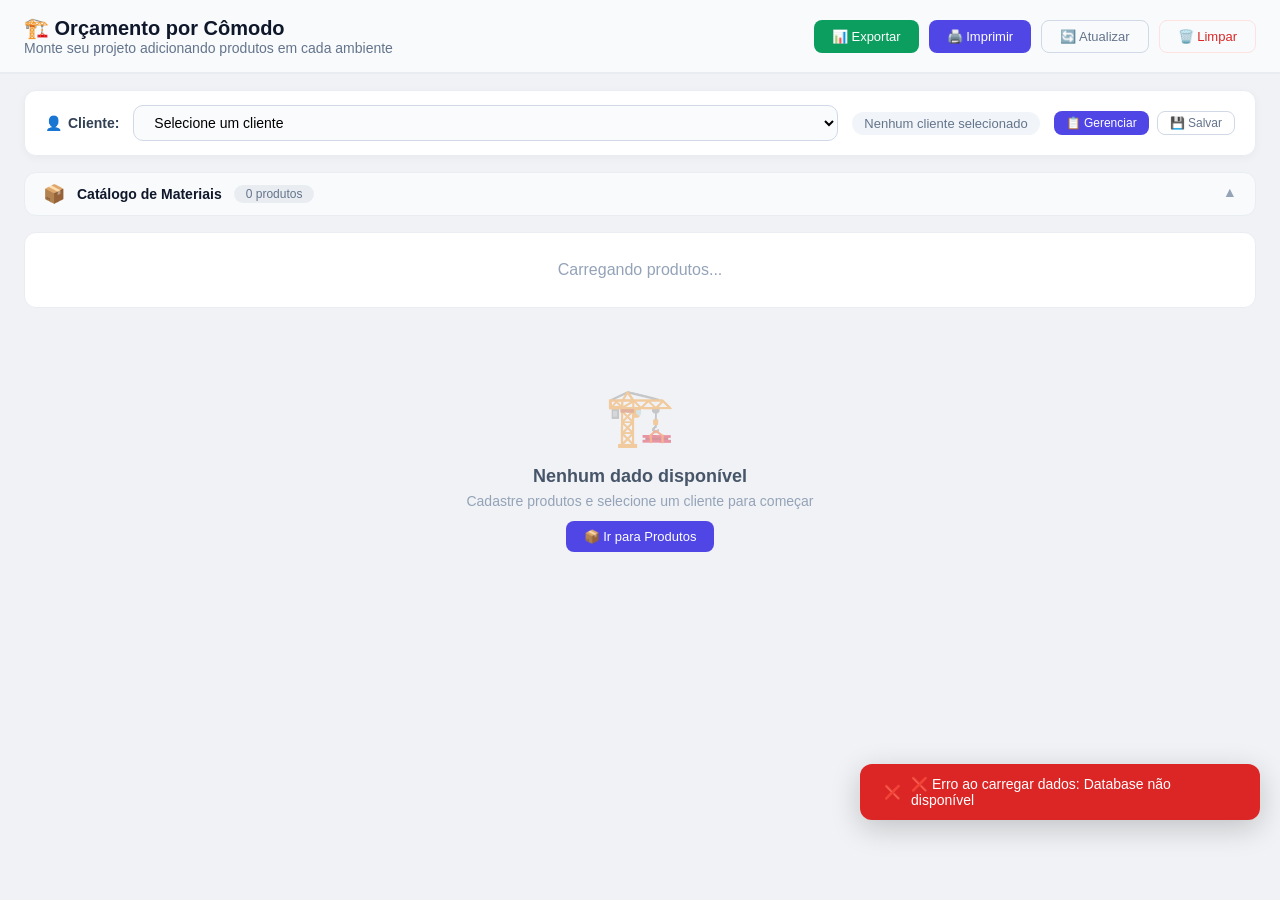
<file: orcamento-comodo.html>
<!DOCTYPE html>
<html lang="pt-BR">
<head>
    <meta charset="UTF-8">
    <meta name="viewport" content="width=device-width, initial-scale=1.0">
    <title>Orçamento por Cômodo</title>
    <link rel="stylesheet" href="../css/style.css">
    <style>
        .page-header {
            padding: 16px 24px;
            background: #f8fafc;
            border-bottom: 2px solid #e9edf2;
            display: flex;
            justify-content: space-between;
            align-items: center;
            flex-wrap: wrap;
            gap: 12px;
            position: sticky;
            top: 0;
            z-index: 100;
        }

        .page-header h2 {
            color: #0f172a;
            font-size: 20px;
        }

        .page-header p {
            color: #64748b;
            font-size: 14px;
        }

        .page-content {
            padding: 16px 24px 24px;
            overflow-y: auto;
            max-height: calc(100vh - 180px);
        }

        .selecao-cliente {
            background: #ffffff;
            padding: 14px 20px;
            border-radius: 12px;
            margin-bottom: 16px;
            border: 1px solid #e9edf2;
            display: flex;
            flex-wrap: wrap;
            align-items: center;
            gap: 14px;
            box-shadow: 0 2px 8px rgba(0,0,0,0.04);
        }

        .selecao-cliente label {
            font-weight: 600;
            color: #334155;
            font-size: 14px;
            display: flex;
            align-items: center;
            gap: 6px;
        }

        .selecao-cliente select {
            padding: 8px 16px;
            border: 1.5px solid #d1d9e6;
            border-radius: 10px;
            font-size: 14px;
            min-width: 220px;
            flex: 1;
            background: #fafbfc;
            transition: border-color 0.2s;
        }

        .selecao-cliente select:focus {
            outline: none;
            border-color: #4f46e5;
            background: white;
        }

        .selecao-cliente .cliente-info {
            font-size: 13px;
            color: #64748b;
            padding: 4px 12px;
            background: #f1f5f9;
            border-radius: 20px;
        }

        .acoes-rapidas {
            display: flex;
            gap: 8px;
            flex-wrap: wrap;
            margin-left: auto;
        }

        .catalogo-toggle {
            background: #f8fafc;
            border: 1px solid #e9edf2;
            border-radius: 12px;
            padding: 10px 18px;
            margin-bottom: 16px;
            display: flex;
            justify-content: space-between;
            align-items: center;
            cursor: pointer;
            transition: all 0.2s;
            user-select: none;
        }

        .catalogo-toggle:hover {
            background: #f1f5f9;
            border-color: #cbd5e1;
        }

        .catalogo-toggle .left {
            display: flex;
            align-items: center;
            gap: 12px;
        }

        .catalogo-toggle .left .icone {
            font-size: 18px;
        }

        .catalogo-toggle .left h4 {
            font-size: 14px;
            font-weight: 600;
            color: #0f172a;
        }

        .catalogo-toggle .left .badge {
            font-size: 12px;
            color: #64748b;
            background: #e9edf2;
            padding: 2px 12px;
            border-radius: 12px;
        }

        .catalogo-toggle .toggle-icon {
            color: #94a3b8;
            font-size: 14px;
            transition: transform 0.2s;
        }

        .catalogo-toggle .toggle-icon.open {
            transform: rotate(180deg);
        }

        .catalogo-body {
            background: #ffffff;
            border: 1px solid #e9edf2;
            border-radius: 12px;
            padding: 12px 16px;
            margin-bottom: 16px;
            max-height: 350px;
            overflow-y: auto;
            transition: all 0.3s ease;
        }

        .catalogo-body.collapsed {
            display: none;
        }

        .catalogo-body .item-catalogo {
            display: flex;
            justify-content: space-between;
            align-items: center;
            padding: 6px 10px;
            border-bottom: 1px solid #f1f5f9;
            gap: 10px;
            border-radius: 6px;
            transition: background 0.15s;
        }

        .catalogo-body .item-catalogo:hover {
            background: #f8fafc;
        }

        .catalogo-body .item-catalogo:last-child {
            border-bottom: none;
        }

        .catalogo-body .item-catalogo .info {
            display: flex;
            align-items: center;
            gap: 10px;
            flex: 1;
            min-width: 0;
        }

        .catalogo-body .item-catalogo .info .dot {
            width: 10px;
            height: 10px;
            border-radius: 50%;
            flex-shrink: 0;
        }

        .catalogo-body .item-catalogo .info .nome {
            font-size: 13px;
            color: #0f172a;
            font-weight: 500;
        }

        .catalogo-body .item-catalogo .info .detalhe {
            font-size: 11px;
            color: #94a3b8;
        }

        .catalogo-body .item-catalogo .info .detalhe .marca {
            background: #f1f5f9;
            padding: 1px 8px;
            border-radius: 8px;
        }

        .catalogo-body .item-catalogo .acoes-catalogo {
            display: flex;
            align-items: center;
            gap: 8px;
        }

        .catalogo-body .item-catalogo .acoes-catalogo .preco {
            font-size: 12px;
            color: #64748b;
            min-width: 60px;
            text-align: right;
        }

        .catalogo-body .item-catalogo .acoes-catalogo .btn-add-catalogo {
            padding: 2px 12px;
            border: none;
            background: #4f46e5;
            color: white;
            border-radius: 6px;
            font-size: 11px;
            font-weight: 500;
            cursor: pointer;
            transition: all 0.2s;
        }

        .catalogo-body .item-catalogo .acoes-catalogo .btn-add-catalogo:hover {
            background: #4338ca;
        }

        .comodo-card {
            background: #ffffff;
            border: 1px solid #e9edf2;
            border-radius: 14px;
            margin-bottom: 14px;
            overflow: hidden;
            transition: all 0.25s ease;
            box-shadow: 0 2px 8px rgba(0,0,0,0.03);
        }

        .comodo-card:hover {
            border-color: #cbd5e1;
            box-shadow: 0 4px 16px rgba(0,0,0,0.06);
        }

        .comodo-header {
            padding: 12px 18px;
            background: #fafbfc;
            display: flex;
            justify-content: space-between;
            align-items: center;
            cursor: pointer;
            border-bottom: 1px solid #e9edf2;
            transition: background 0.2s;
            user-select: none;
        }

        .comodo-header:hover {
            background: #f1f5f9;
        }

        .comodo-header .left {
            display: flex;
            align-items: center;
            gap: 12px;
        }

        .comodo-header .left .icone-comodo {
            font-size: 20px;
            opacity: 0.7;
        }

        .comodo-header h3 {
            font-size: 15px;
            font-weight: 600;
            color: #0f172a;
        }

        .comodo-header .badge-itens {
            font-size: 12px;
            color: #94a3b8;
            background: #f1f5f9;
            padding: 2px 12px;
            border-radius: 12px;
        }

        .comodo-header .total-comodo {
            font-weight: 700;
            color: #4f46e5;
            font-size: 16px;
            min-width: 90px;
            text-align: right;
        }

        .comodo-header .toggle-icon {
            color: #94a3b8;
            font-size: 14px;
            transition: transform 0.2s;
            margin-left: 8px;
        }

        .comodo-header .toggle-icon.open {
            transform: rotate(180deg);
        }

        .comodo-body {
            padding: 12px 18px 18px;
            transition: all 0.3s ease;
        }

        .comodo-body.collapsed {
            display: none;
        }

        .item-linha {
            display: flex;
            justify-content: space-between;
            align-items: center;
            padding: 10px 12px;
            border-bottom: 1px solid #f1f5f9;
            gap: 12px;
            border-radius: 8px;
            transition: background 0.15s;
        }

        .item-linha:hover {
            background: #f8fafc;
        }

        .item-linha:last-child {
            border-bottom: none;
        }

        .item-linha .item-info {
            display: flex;
            align-items: center;
            gap: 12px;
            flex: 1;
            min-width: 0;
        }

        .item-linha .item-info .dot {
            width: 14px;
            height: 14px;
            border-radius: 50%;
            flex-shrink: 0;
            border: 1px solid rgba(0,0,0,0.06);
        }

        .item-linha .item-info .nome {
            font-weight: 500;
            font-size: 14px;
            color: #0f172a;
        }

        .item-linha .item-info .detalhe {
            font-size: 12px;
            color: #94a3b8;
            margin-left: 6px;
        }

        .item-linha .item-info .detalhe .marca {
            background: #f1f5f9;
            padding: 1px 10px;
            border-radius: 10px;
        }

        .item-linha .item-actions {
            display: flex;
            align-items: center;
            gap: 10px;
            flex-shrink: 0;
        }

        .item-linha .item-actions .preco-unit {
            font-size: 13px;
            color: #64748b;
            min-width: 70px;
            text-align: right;
        }

        .item-linha .item-actions .qtd-control {
            display: flex;
            align-items: center;
            gap: 4px;
            background: #f1f5f9;
            border-radius: 8px;
            padding: 2px 4px;
        }

        .item-linha .item-actions .qtd-control button {
            width: 28px;
            height: 28px;
            border: none;
            background: transparent;
            border-radius: 6px;
            font-size: 16px;
            font-weight: 600;
            cursor: pointer;
            color: #64748b;
            transition: all 0.15s;
            display: flex;
            align-items: center;
            justify-content: center;
        }

        .item-linha .item-actions .qtd-control button:hover {
            background: #e2e8f0;
            color: #0f172a;
        }

        .item-linha .item-actions .qtd-control button:active {
            transform: scale(0.9);
        }

        .item-linha .item-actions .qtd-control .qtd-value {
            width: 32px;
            text-align: center;
            font-weight: 600;
            font-size: 15px;
            color: #0f172a;
        }

        .item-linha .item-actions .total-item {
            font-weight: 600;
            color: #4f46e5;
            min-width: 80px;
            text-align: right;
            font-size: 15px;
        }

        .item-linha .item-actions .btn-remover {
            border: none;
            background: transparent;
            color: #94a3b8;
            cursor: pointer;
            padding: 4px 6px;
            border-radius: 6px;
            transition: all 0.2s;
            font-size: 16px;
        }

        .item-linha .item-actions .btn-remover:hover {
            color: #dc2626;
            background: #fef2f2;
        }

        .add-item-area {
            padding: 10px 12px 4px;
            display: flex;
            gap: 10px;
            flex-wrap: wrap;
            align-items: center;
            border-top: 1px dashed #e9edf2;
            margin-top: 8px;
            padding-top: 12px;
        }

        .add-item-area label {
            font-size: 12px;
            color: #64748b;
            font-weight: 500;
        }

        .add-item-area select {
            padding: 6px 14px;
            border: 1.5px solid #d1d9e6;
            border-radius: 8px;
            font-size: 13px;
            flex: 1;
            min-width: 180px;
            background: #fafbfc;
            transition: border-color 0.2s;
        }

        .add-item-area select:focus {
            outline: none;
            border-color: #4f46e5;
            background: white;
        }

        .add-item-area .btn-add-item {
            padding: 6px 18px;
            border: none;
            background: #4f46e5;
            color: white;
            border-radius: 8px;
            font-size: 13px;
            font-weight: 500;
            cursor: pointer;
            transition: all 0.2s;
            display: flex;
            align-items: center;
            gap: 6px;
            white-space: nowrap;
        }

        .add-item-area .btn-add-item:hover {
            background: #4338ca;
            transform: translateY(-1px);
            box-shadow: 0 4px 12px rgba(79, 70, 229, 0.25);
        }

        .total-geral-box {
            background: linear-gradient(135deg, #4f46e5 0%, #7c3aed 100%);
            color: white;
            padding: 18px 28px;
            border-radius: 14px;
            display: flex;
            justify-content: space-between;
            align-items: center;
            flex-wrap: wrap;
            gap: 14px;
            margin-top: 20px;
            box-shadow: 0 8px 30px rgba(79, 70, 229, 0.25);
            position: sticky;
            bottom: 0;
        }

        .total-geral-box .label {
            font-size: 14px;
            opacity: 0.85;
            font-weight: 500;
        }

        .total-geral-box .valor {
            font-size: 28px;
            font-weight: 800;
            letter-spacing: -0.5px;
        }

        .total-geral-box .detalhes {
            font-size: 13px;
            opacity: 0.75;
            display: flex;
            gap: 16px;
            align-items: center;
        }

        .empty-state {
            text-align: center;
            padding: 60px 20px;
            color: #94a3b8;
        }

        .empty-state .icone {
            font-size: 56px;
            opacity: 0.4;
            margin-bottom: 16px;
        }

        .empty-state h3 {
            color: #475569;
            font-size: 18px;
            margin-bottom: 6px;
        }

        .empty-state p {
            font-size: 14px;
        }

        .modal-add-rapido {
            display: none;
            position: fixed;
            top: 0;
            left: 0;
            width: 100%;
            height: 100%;
            background: rgba(15, 23, 42, 0.5);
            backdrop-filter: blur(4px);
            z-index: 1000;
            justify-content: center;
            align-items: center;
            padding: 20px;
        }

        .modal-add-rapido.active {
            display: flex;
        }

        .modal-add-content {
            background: white;
            border-radius: 16px;
            padding: 24px 28px;
            max-width: 420px;
            width: 100%;
            box-shadow: 0 25px 80px rgba(0, 0, 0, 0.2);
            animation: modalFade 0.25s ease;
        }

        .modal-add-content h3 {
            font-size: 17px;
            color: #0f172a;
            margin-bottom: 12px;
        }

        .modal-add-content .produto-info {
            background: #f8fafc;
            padding: 10px 14px;
            border-radius: 8px;
            margin-bottom: 14px;
            display: flex;
            align-items: center;
            gap: 10px;
        }

        .modal-add-content .produto-info .dot-modal {
            width: 14px;
            height: 14px;
            border-radius: 50%;
            flex-shrink: 0;
        }

        .modal-add-content .produto-info .nome-modal {
            font-weight: 600;
            color: #0f172a;
            font-size: 14px;
        }

        .modal-add-content .produto-info .preco-modal {
            margin-left: auto;
            color: #4f46e5;
            font-weight: 600;
            font-size: 14px;
        }

        .modal-add-content .form-group {
            margin-bottom: 14px;
        }

        .modal-add-content .form-group label {
            display: block;
            margin-bottom: 4px;
            font-size: 13px;
            font-weight: 500;
            color: #334155;
        }

        .modal-add-content .form-group select,
        .modal-add-content .form-group input {
            width: 100%;
            padding: 8px 14px;
            border: 1.5px solid #d1d9e6;
            border-radius: 8px;
            font-size: 14px;
            background: #fafbfc;
        }

        .modal-add-content .form-group select:focus,
        .modal-add-content .form-group input:focus {
            outline: none;
            border-color: #4f46e5;
            background: white;
        }

        .modal-actions {
            display: flex;
            gap: 12px;
            justify-content: flex-end;
            margin-top: 16px;
            padding-top: 14px;
            border-top: 1px solid #e9edf2;
        }

        @keyframes modalFade {
            from { opacity: 0; transform: scale(0.95) translateY(10px); }
            to { opacity: 1; transform: scale(1) translateY(0); }
        }

        .toast-notification {
            position: fixed;
            bottom: 80px;
            right: 20px;
            padding: 12px 24px;
            border-radius: 12px;
            font-size: 14px;
            font-family: 'Inter', sans-serif;
            box-shadow: 0 8px 30px rgba(0,0,0,0.2);
            z-index: 9999;
            max-width: 400px;
            animation: slideIn 0.3s ease;
            display: flex;
            align-items: center;
            gap: 10px;
        }

        @keyframes slideIn {
            from { opacity: 0; transform: translateX(30px); }
            to { opacity: 1; transform: translateX(0); }
        }

        @media (max-width: 768px) {
            .page-content {
                padding: 12px 16px 16px;
                max-height: calc(100vh - 170px);
            }

            .selecao-cliente {
                flex-direction: column;
                align-items: stretch;
                gap: 10px;
            }

            .selecao-cliente .acoes-rapidas {
                margin-left: 0;
                justify-content: stretch;
            }

            .selecao-cliente .acoes-rapidas .btn {
                flex: 1;
                justify-content: center;
            }

            .comodo-header {
                padding: 10px 14px;
                flex-wrap: wrap;
            }

            .comodo-header .total-comodo {
                font-size: 14px;
                min-width: 70px;
            }

            .comodo-body {
                padding: 10px 12px 14px;
            }

            .item-linha {
                flex-wrap: wrap;
                padding: 8px 8px;
                gap: 6px;
            }

            .item-linha .item-info {
                flex: 1 1 100%;
            }

            .item-linha .item-actions {
                flex: 1 1 100%;
                justify-content: space-between;
            }

            .item-linha .item-actions .preco-unit {
                min-width: 50px;
                font-size: 12px;
            }

            .item-linha .item-actions .total-item {
                min-width: 60px;
                font-size: 13px;
            }

            .add-item-area {
                flex-direction: column;
                align-items: stretch;
            }

            .add-item-area .btn-add-item {
                justify-content: center;
            }

            .total-geral-box {
                padding: 14px 20px;
                flex-direction: column;
                text-align: center;
            }

            .total-geral-box .valor {
                font-size: 22px;
            }

            .total-geral-box .detalhes {
                justify-content: center;
                flex-wrap: wrap;
            }

            .modal-add-content {
                padding: 20px 16px;
                margin: 10px;
            }

            .catalogo-body .item-catalogo {
                flex-wrap: wrap;
            }

            .catalogo-body .item-catalogo .info {
                flex: 1 1 100%;
            }

            .catalogo-body .item-catalogo .acoes-catalogo {
                flex: 1 1 100%;
                justify-content: flex-end;
            }
        }

        @media (max-width: 480px) {
            .comodo-header .badge-itens {
                display: none;
            }
            
            .item-linha .item-info .detalhe .marca {
                display: none;
            }
        }

        body.dark-mode .page-header {
            background: #1e293b;
            border-color: #334155;
        }

        body.dark-mode .page-header h2 {
            color: #f1f5f9;
        }

        body.dark-mode .selecao-cliente {
            background: #1e293b;
            border-color: #334155;
        }

        body.dark-mode .selecao-cliente label {
            color: #e2e8f0;
        }

        body.dark-mode .selecao-cliente select {
            background: #0f172a;
            border-color: #334155;
            color: #f1f5f9;
        }

        body.dark-mode .selecao-cliente .cliente-info {
            background: #334155;
            color: #cbd5e1;
        }

        body.dark-mode .catalogo-toggle {
            background: #1e293b;
            border-color: #334155;
        }

        body.dark-mode .catalogo-toggle:hover {
            background: #0f172a;
        }

        body.dark-mode .catalogo-toggle .left h4 {
            color: #f1f5f9;
        }

        body.dark-mode .catalogo-body {
            background: #1e293b;
            border-color: #334155;
        }

        body.dark-mode .catalogo-body .item-catalogo {
            border-color: #334155;
        }

        body.dark-mode .catalogo-body .item-catalogo:hover {
            background: #0f172a;
        }

        body.dark-mode .catalogo-body .item-catalogo .info .nome {
            color: #f1f5f9;
        }

        body.dark-mode .comodo-card {
            background: #1e293b;
            border-color: #334155;
        }

        body.dark-mode .comodo-header {
            background: #0f172a;
            border-color: #334155;
        }

        body.dark-mode .comodo-header:hover {
            background: #1a2332;
        }

        body.dark-mode .comodo-header h3 {
            color: #f1f5f9;
        }

        body.dark-mode .comodo-header .badge-itens {
            background: #334155;
            color: #94a3b8;
        }

        body.dark-mode .item-linha:hover {
            background: #0f172a;
        }

        body.dark-mode .item-linha .item-info .nome {
            color: #f1f5f9;
        }

        body.dark-mode .item-linha .item-info .detalhe .marca {
            background: #334155;
            color: #94a3b8;
        }

        body.dark-mode .item-linha .item-actions .preco-unit {
            color: #94a3b8;
        }

        body.dark-mode .item-linha .item-actions .qtd-control {
            background: #334155;
        }

        body.dark-mode .item-linha .item-actions .qtd-control button {
            color: #94a3b8;
        }

        body.dark-mode .item-linha .item-actions .qtd-control button:hover {
            background: #475569;
            color: #f1f5f9;
        }

        body.dark-mode .item-linha .item-actions .qtd-control .qtd-value {
            color: #f1f5f9;
        }

        body.dark-mode .item-linha .item-actions .total-item {
            color: #818cf8;
        }

        body.dark-mode .add-item-area select {
            background: #0f172a;
            border-color: #334155;
            color: #f1f5f9;
        }

        body.dark-mode .add-item-area select:focus {
            border-color: #818cf8;
            background: #0f172a;
        }

        body.dark-mode .modal-add-content {
            background: #1e293b;
            color: #f1f5f9;
        }

        body.dark-mode .modal-add-content h3 {
            color: #f1f5f9;
        }

        body.dark-mode .modal-add-content .produto-info {
            background: #0f172a;
        }

        body.dark-mode .modal-add-content .produto-info .nome-modal {
            color: #f1f5f9;
        }

        body.dark-mode .modal-add-content .form-group label {
            color: #cbd5e1;
        }

        body.dark-mode .modal-add-content .form-group select,
        body.dark-mode .modal-add-content .form-group input {
            background: #0f172a;
            border-color: #334155;
            color: #f1f5f9;
        }

        body.dark-mode .modal-add-content .form-group select:focus,
        body.dark-mode .modal-add-content .form-group input:focus {
            border-color: #818cf8;
            background: #0f172a;
        }

        body.dark-mode .empty-state h3 {
            color: #94a3b8;
        }

        body.dark-mode .empty-state p {
            color: #64748b;
        }
    </style>
</head>
<body>
    <div class="page-header">
        <div>
            <h2>🏗️ Orçamento por Cômodo</h2>
            <p>Monte seu projeto adicionando produtos em cada ambiente</p>
        </div>
        <div style="display: flex; gap: 10px; flex-wrap: wrap;">
            <button class="btn btn-success" onclick="exportarOrcamentoComodo()">📊 Exportar</button>
            <button class="btn btn-primary" onclick="imprimirOrcamento()">🖨️ Imprimir</button>
            <button class="btn btn-outline" onclick="carregarDados()">🔄 Atualizar</button>
            <button class="btn btn-outline" onclick="limparOrcamento()" style="color: #dc2626; border-color: #fee2e2;">🗑️ Limpar</button>
        </div>
    </div>

    <div class="page-content">
        <!-- Seleção do Cliente -->
        <div class="selecao-cliente">
            <label>👤 <span>Cliente:</span></label>
            <select id="clienteSelect" onchange="selecionarCliente()">
                <option value="">Selecione um cliente</option>
            </select>
            <span class="cliente-info" id="clienteInfo">Nenhum cliente selecionado</span>
            <div class="acoes-rapidas">
                <button class="btn btn-primary btn-sm" onclick="irParaClientes()">📋 Gerenciar</button>
                <button class="btn btn-outline btn-sm" onclick="salvarOrcamento()">💾 Salvar</button>
            </div>
        </div>

        <!-- CATÁLOGO EXPANSÍVEL -->
        <div class="catalogo-toggle" onclick="toggleCatalogo()">
            <div class="left">
                <span class="icone">📦</span>
                <h4>Catálogo de Materiais</h4>
                <span class="badge" id="totalCatalogoBadge">0 produtos</span>
            </div>
            <span class="toggle-icon open" id="catalogoIcon">▼</span>
        </div>
        <div class="catalogo-body" id="catalogoBody">
            <div style="text-align: center; padding: 16px; color: #94a3b8;">Carregando produtos...</div>
        </div>

        <!-- Container dos Cômodos -->
        <div id="comodosContainer">
            <div class="empty-state" id="emptyState">
                <div class="icone">🏗️</div>
                <h3>Nenhum dado disponível</h3>
                <p>Cadastre produtos e selecione um cliente para começar</p>
                <button class="btn btn-primary" style="margin-top: 12px;" onclick="window.parent.navegarPara('produtos')">
                    📦 Ir para Produtos
                </button>
            </div>
        </div>

        <!-- Total Geral -->
        <div class="total-geral-box" id="totalGeralBox" style="display: none;">
            <div>
                <div class="label">💰 VALOR TOTAL DO PROJETO</div>
                <div class="valor" id="totalGeralDisplay">R$ 0,00</div>
            </div>
            <div class="detalhes">
                <span id="totalItensDisplay">📦 0 itens</span>
                <span id="totalComodosDisplay">🏠 0 cômodos</span>
            </div>
        </div>
    </div>

    <!-- MODAL RÁPIDO para adicionar produto ao cômodo -->
    <div class="modal-add-rapido" id="modalAddRapido">
        <div class="modal-add-content">
            <h3>➕ Adicionar ao Cômodo</h3>
            <div class="produto-info">
                <span class="dot-modal" id="modalDot" style="background: #4f46e5;"></span>
                <span class="nome-modal" id="modalNome">Produto</span>
                <span class="preco-modal" id="modalPreco">R$ 0,00</span>
            </div>
            <div class="form-group">
                <label>Selecione o cômodo:</label>
                <select id="modalSelectComodo">
                    <option value="">Escolha um cômodo...</option>
                </select>
            </div>
            <div class="form-group">
                <label>Quantidade:</label>
                <input type="number" id="modalQuantidade" value="1" min="1" step="1">
            </div>
            <div class="modal-actions">
                <button class="btn btn-outline" onclick="fecharModalRapido()">Cancelar</button>
                <button class="btn btn-primary" onclick="confirmarAdicionarRapido()">Adicionar</button>
            </div>
        </div>
    </div>

    <script>
        // ============ ESTADO GLOBAL ============
        let produtosData = [];
        let clientesData = [];
        let orcamentoData = {};
        let clienteAtual = null;
        let produtoModalAtual = null;
        let _saveTimeout = null;

        // ============ ACESSO AO DB ============
        function getDb() {
            try {
                if (window.parent && window.parent.getDadosGlobais) {
                    return window.parent.getDadosGlobais().db;
                }
                if (window.db) {
                    return window.db;
                }
                return null;
            } catch (error) {
                console.error('Erro ao acessar database:', error);
                return null;
            }
        }

        // ============ TOAST ============
        function showToast(message, type = 'info') {
            const colors = {
                success: '#0b9e5e',
                error: '#dc2626',
                warning: '#f59e0b',
                info: '#4f46e5'
            };
            const icons = {
                success: '✅',
                error: '❌',
                warning: '⚠️',
                info: 'ℹ️'
            };

            const toast = document.createElement('div');
            toast.className = 'toast-notification';
            toast.style.background = colors[type] || colors.info;
            toast.style.color = 'white';
            toast.innerHTML = `<span>${icons[type] || 'ℹ️'}</span> ${message}`;
            document.body.appendChild(toast);

            setTimeout(() => {
                toast.style.opacity = '0';
                toast.style.transition = 'opacity 0.3s';
                setTimeout(() => toast.remove(), 300);
            }, 4000);
        }

        // ============ PERSISTÊNCIA NO FIREBASE ============
        async function carregarOrcamentoSalvo(clienteId) {
            try {
                const db = getDb();
                if (!db) {
                    console.warn('⚠️ Database não disponível');
                    orcamentoData = {};
                    return;
                }

                console.log(`📂 Carregando orçamento do cliente ${clienteId}...`);
                
                const data = await db.getOrcamentoComodo(clienteId);
                
                if (data && Object.keys(data).length > 0) {
                    console.log(`📂 Orçamento carregado: ${Object.keys(data).length} itens`);
                    console.log('📂 Dados:', data);
                    orcamentoData = {};
                    Object.entries(data).forEach(([key, value]) => {
                        if (value && value.qtd > 0) {
                            orcamentoData[key] = value;
                        }
                    });
                } else {
                    console.log('📂 Nenhum orçamento salvo para este cliente');
                    orcamentoData = {};
                }
            } catch (e) {
                console.error('❌ Erro ao carregar orçamento:', e);
                orcamentoData = {};
            }
        }

        async function salvarOrcamentoNoFirebase() {
            const clienteId = document.getElementById('clienteSelect').value;
            if (!clienteId || Object.keys(orcamentoData).length === 0) return;

            try {
                const db = getDb();
                if (!db) return;

                // Limpa referências indesejadas criando um objeto puro
                const dadosParaSalvar = {};
                Object.entries(orcamentoData).forEach(([key, value]) => {
                    if (value && value.qtd > 0) {
                        dadosParaSalvar[key] = {
                            id: value.id,
                            qtd: parseInt(value.qtd) || 0,
                            comodo: value.comodo,
                            nome: value.nome || '',
                            marca: value.marca || '',
                            protocolo: value.protocolo || '',
                            preco: parseFloat(value.preco) || 0,
                            cor: value.cor || '#4f46e5'
                        };
                    }
                });

                await db.salvarOrcamentoComodo(clienteId, dadosParaSalvar);
                console.log("💾 Orçamento atualizado e sincronizado no Firebase.");
            } catch (error) {
                console.error('❌ Erro ao salvar automaticamente no Firebase:', error);
            }
        }

        // ============ CARREGAR DADOS ============
        async function carregarDados() {
            try {
                const db = getDb();
                if (!db) {
                    throw new Error('Database não disponível');
                }

                console.log('🏗️ Carregando dados para orçamento...');
                
                const [produtos, clientes] = await Promise.all([
                    db.getProdutos(true),
                    db.getClientes()
                ]);

                produtosData = produtos;
                clientesData = clientes;
                
                console.log(`📦 ${produtosData.length} produtos carregados`);
                console.log(`👤 ${clientesData.length} clientes carregados`);
                
                atualizarSelectClientes();
                
                const clienteId = document.getElementById('clienteSelect').value;
                if (clienteId) {
                    await carregarOrcamentoSalvo(clienteId);
                } else {
                    orcamentoData = {};
                }
                
                renderizarCatalogo();
                renderizarOrcamentoComodo();
                
                if (window.parent && window.parent.atualizarStatus) {
                    window.parent.atualizarStatus(`✅ ${produtosData.length} produtos e ${clientesData.length} clientes carregados`);
                }
            } catch (error) {
                console.error('❌ Erro ao carregar dados:', error);
                showToast('❌ Erro ao carregar dados: ' + error.message, 'error');
                if (window.parent && window.parent.atualizarStatus) {
                    window.parent.atualizarStatus('❌ Erro ao carregar dados');
                }
            }
        }

        function atualizarSelectClientes() {
            const select = document.getElementById('clienteSelect');
            const valorAtual = select.value;
            
            select.innerHTML = '<option value="">Selecione um cliente</option>';
            clientesData.forEach(c => {
                const selected = c.id === valorAtual ? 'selected' : '';
                select.innerHTML += `<option value="${c.id}" ${selected}>${c.nome}</option>`;
            });
        }

        async function selecionarCliente() {
            const clienteSelect = document.getElementById('clienteSelect');
            const clienteId = clienteSelect.value;
            const cliente = clientesData.find(c => c.id === clienteId);
            clienteAtual = cliente || null;
            const info = document.getElementById('clienteInfo');

            if (cliente) {
                info.textContent = `${cliente.nome} ${cliente.telefone ? '· ' + cliente.telefone : ''}`;
                // Aguarda carregar os dados salvos do banco de dados antes de atualizar os elementos da tela
                await carregarOrcamentoSalvo(clienteId);
            } else {
                info.textContent = 'Nenhum cliente selecionado';
                orcamentoData = {};
            }
            
            // Força o redesenho dos cards
            renderizarCatalogo();
            renderizarOrcamentoComodo();
        }

        async function salvarOrcamento() {
            await salvarOrcamentoNoFirebase();
            showToast('💾 Orçamento salvo com sucesso!', 'success');
        }

        async function limparOrcamento() {
            const clienteId = document.getElementById('clienteSelect').value;
            if (!clienteId) {
                showToast('⚠️ Selecione um cliente primeiro', 'warning');
                return;
            }
            if (!confirm('Tem certeza que deseja limpar todo o orçamento deste cliente?')) return;
            
            try {
                const db = getDb();
                if (db) {
                    await db.deletarOrcamentoComodo(clienteId);
                }
                orcamentoData = {};
                renderizarCatalogo();
                renderizarOrcamentoComodo();
                showToast('🗑️ Orçamento limpo', 'info');
                if (window.parent && window.parent.atualizarStatus) {
                    window.parent.atualizarStatus('🗑️ Orçamento limpo');
                }
            } catch (e) {
                showToast('❌ Erro ao limpar: ' + e.message, 'error');
            }
        }

        // ============ RENDERIZAR CATÁLOGO ============
        function renderizarCatalogo() {
            const body = document.getElementById('catalogoBody');
            const badge = document.getElementById('totalCatalogoBadge');

            if (produtosData.length === 0) {
                body.innerHTML = `<div style="text-align: center; padding: 16px; color: #94a3b8;">Nenhum produto cadastrado</div>`;
                badge.textContent = '0 produtos';
                return;
            }

            badge.textContent = `${produtosData.length} produtos`;

            let html = '';
            produtosData.forEach(p => {
                let usado = 0;
                Object.values(orcamentoData).forEach(entry => {
                    if (entry && entry.id === p.id && entry.qtd > 0) {
                        usado += entry.qtd;
                    }
                });

                html += `
                    <div class="item-catalogo" data-id="${p.id}">
                        <div class="info">
                            <span class="dot" style="background: ${p.cor || '#4f46e5'};"></span>
                            <span class="nome">${p.nome || p.dispositivo || 'Sem nome'}</span>
                            <span class="detalhe">
                                <span class="marca">${p.marca || 'Sem marca'}</span>
                                ${p.protocolo ? '· ' + p.protocolo : ''}
                                ${usado > 0 ? `· <strong style="color: #4f46e5;">${usado} usados</strong>` : ''}
                            </span>
                        </div>
                        <div class="acoes-catalogo">
                            <span class="preco">R$ ${(p.preco || 0).toFixed(2)}</span>
                            <button class="btn-add-catalogo" onclick="abrirModalRapido('${p.id}')">➕</button>
                        </div>
                    </div>
                `;
            });

            body.innerHTML = html;
        }

        // ============ RENDERIZAR CÔMODOS - CORRIGIDO ============
        function renderizarOrcamentoComodo() {
            const container = document.getElementById('comodosContainer');
            const emptyState = document.getElementById('emptyState');

            if (produtosData.length === 0) {
                emptyState.style.display = 'block';
                container.innerHTML = '';
                document.getElementById('totalGeralBox').style.display = 'none';
                return;
            }

            emptyState.style.display = 'none';

            // CORREÇÃO: Une os cômodos do catálogo com os cômodos que o cliente já tem itens adicionados
            const comodosDosProdutos = produtosData.map(p => p.comodo).filter(Boolean);
            const comodosDoOrcamentoAtual = Object.values(orcamentoData).map(item => item.comodo).filter(Boolean);
            const comodosUnicos = [...new Set([...comodosDosProdutos, ...comodosDoOrcamentoAtual])].sort();

            if (comodosUnicos.length === 0) {
                container.innerHTML = `
                    <div class="empty-state">
                        <div class="icone">🏠</div>
                        <h3>Nenhum cômodo cadastrado</h3>
                        <p>Cadastre produtos com cômodos para começar</p>
                    </div>
                `;
                document.getElementById('totalGeralBox').style.display = 'none';
                return;
            }

            let totalGeral = 0;
            let totalItens = 0;
            let html = '';

            comodosUnicos.forEach(comodo => {
                // Busca produtos deste cômodo no catálogo
                const produtosDoComodo = produtosData.filter(p => p.comodo === comodo);
                // Busca itens do orçamento deste cômodo
                const itensDoOrcamento = Object.values(orcamentoData).filter(item => item.comodo === comodo);
                
                // Lista de IDs de produtos que já têm itens no orçamento
                const idsComItens = itensDoOrcamento.map(item => item.id);
                
                // Produtos que ainda não foram adicionados ao orçamento
                const produtosNaoAdicionados = produtosDoComodo.filter(p => !idsComItens.includes(p.id));
                
                // Todos os produtos a serem exibidos: os que já têm itens + os que ainda não foram adicionados
                const todosProdutos = [...itensDoOrcamento, ...produtosNaoAdicionados];
                
                let totalComodo = 0;

                html += `
                    <div class="comodo-card" data-comodo="${comodo.replace(/\s/g, '_')}">
                        <div class="comodo-header" onclick="toggleComodo(this)">
                            <div class="left">
                                <span class="icone-comodo">🏠</span>
                                <h3>${comodo}</h3>
                                <span class="badge-itens">${todosProdutos.length} produtos</span>
                            </div>
                            <div style="display: flex; align-items: center; gap: 12px;">
                                <span class="total-comodo" id="total-${comodo.replace(/\s/g, '_')}">R$ 0,00</span>
                                <span class="toggle-icon">▼</span>
                            </div>
                        </div>
                        <div class="comodo-body">
                `;

                todosProdutos.forEach(item => {
                    let qtd = 0;
                    let total = 0;
                    let nome = '';
                    let marca = '';
                    let protocolo = '';
                    let preco = 0;
                    let cor = '#4f46e5';
                    let id = '';
                    
                    // Verifica se é um item do orçamento ou um produto do catálogo
                    if (item.qtd !== undefined && item.qtd > 0) {
                        // É um item do orçamento
                        qtd = item.qtd || 0;
                        nome = item.nome || 'Sem nome';
                        marca = item.marca || '';
                        protocolo = item.protocolo || '';
                        preco = item.preco || 0;
                        cor = item.cor || '#4f46e5';
                        id = item.id;
                        total = qtd * preco;
                    } else if (item.id) {
                        // É um produto do catálogo ainda não adicionado
                        const produto = produtosData.find(p => p.id === item.id);
                        if (produto) {
                            qtd = 0;
                            nome = produto.nome || produto.dispositivo || 'Sem nome';
                            marca = produto.marca || '';
                            protocolo = produto.protocolo || '';
                            preco = produto.preco || 0;
                            cor = produto.cor || '#4f46e5';
                            id = produto.id;
                            total = 0;
                        } else {
                            return; // Pula se não encontrar o produto
                        }
                    } else {
                        return; // Pula itens inválidos
                    }

                    if (qtd > 0) {
                        totalComodo += total;
                        totalGeral += total;
                        totalItens += qtd;
                    }

                    const qtdId = `qtd-${id}-${comodo.replace(/\s/g, '_')}`;
                    const totalId = `total-item-${id}-${comodo.replace(/\s/g, '_')}`;

                    html += `
                        <div class="item-linha" data-id="${id}" data-comodo="${comodo}">
                            <div class="item-info">
                                <span class="dot" style="background: ${cor};"></span>
                                <span class="nome">${nome}</span>
                                <span class="detalhe">
                                    <span class="marca">${marca || 'Sem marca'}</span>
                                    ${protocolo ? '· ' + protocolo : ''}
                                </span>
                            </div>
                            <div class="item-actions">
                                <span class="preco-unit">R$ ${preco.toFixed(2)}</span>
                                <div class="qtd-control">
                                    <button onclick="ajustarQuantidade('${id}', '${comodo}', -1)" title="Remover um">−</button>
                                    <span class="qtd-value" id="${qtdId}">${qtd}</span>
                                    <button onclick="ajustarQuantidade('${id}', '${comodo}', 1)" title="Adicionar um">+</button>
                                </div>
                                <span class="total-item" id="${totalId}">R$ ${total.toFixed(2)}</span>
                                <button class="btn-remover" onclick="removerItemDoComodo('${id}', '${comodo}')" title="Remover do cômodo">✕</button>
                            </div>
                        </div>
                    `;
                });

                // ÁREA PARA ADICIONAR PRODUTOS A ESTE CÔMODO
                html += `
                        <div class="add-item-area">
                            <label>➕ Adicionar:</label>
                            <select id="addSelect-${comodo.replace(/\s/g, '_')}">
                                <option value="">Selecione um produto...</option>
                                ${produtosData.map(p => `
                                    <option value="${p.id}">${p.nome || p.dispositivo || 'Sem nome'} (R$ ${(p.preco || 0).toFixed(2)})</option>
                                `).join('')}
                            </select>
                            <button class="btn-add-item" onclick="adicionarItemAoComodo('${comodo}')">
                                ➕ Adicionar
                            </button>
                        </div>
                    </div>
                </div>
                `;

                setTimeout(() => {
                    const el = document.getElementById(`total-${comodo.replace(/\s/g, '_')}`);
                    if (el) el.textContent = `R$ ${totalComodo.toFixed(2)}`;
                }, 50);
            });

            // Total geral
            const totalGeralBox = document.getElementById('totalGeralBox');
            if (totalItens > 0) {
                totalGeralBox.style.display = 'flex';
                document.getElementById('totalGeralDisplay').textContent = `R$ ${totalGeral.toFixed(2)}`;
                document.getElementById('totalItensDisplay').textContent = `📦 ${totalItens} itens`;
                document.getElementById('totalComodosDisplay').textContent = `🏠 ${comodosUnicos.length} cômodos`;
            } else {
                totalGeralBox.style.display = 'none';
            }

            container.innerHTML = html;
        }

        // ============ AJUSTAR QUANTIDADE ============
        function ajustarQuantidade(produtoId, comodo, delta) {
            console.log(`🔄 Ajustando ${produtoId} no ${comodo}: ${delta}`);
            
            // Buscar a chave correta no orcamentoData
            let targetKey = null;
            
            // Verificar se existe com o ID puro
            if (orcamentoData[produtoId] && orcamentoData[produtoId].comodo === comodo) {
                targetKey = produtoId;
            } else {
                // Procurar por chave com sufixo
                const keys = Object.keys(orcamentoData);
                for (const k of keys) {
                    if (k.startsWith(produtoId + '_') && orcamentoData[k].comodo === comodo) {
                        targetKey = k;
                        break;
                    }
                }
            }
            
            // Se não encontrou, criar nova entrada
            if (!targetKey) {
                const produto = produtosData.find(p => p.id === produtoId);
                if (!produto) {
                    console.error('❌ Produto não encontrado:', produtoId);
                    return;
                }
                
                targetKey = `${produtoId}_${comodo}`;
                orcamentoData[targetKey] = { 
                    id: produtoId,
                    qtd: 0, 
                    comodo: comodo,
                    nome: produto.nome || produto.dispositivo || 'Sem nome',
                    marca: produto.marca || '',
                    protocolo: produto.protocolo || '',
                    preco: produto.preco || 0,
                    cor: produto.cor || '#4f46e5'
                };
                console.log('✅ Nova entrada criada:', targetKey);
            }
            
            // Ajustar quantidade
            let novaQtd = (orcamentoData[targetKey].qtd || 0) + delta;
            if (novaQtd < 0) novaQtd = 0;
            
            if (novaQtd === 0) {
                delete orcamentoData[targetKey];
                console.log('🗑️ Entrada removida:', targetKey);
            } else {
                orcamentoData[targetKey].qtd = novaQtd;
                console.log(`✅ Quantidade ajustada para ${novaQtd}:`, targetKey);
            }
            
            renderizarCatalogo();
            renderizarOrcamentoComodo();
            
            clearTimeout(_saveTimeout);
            _saveTimeout = setTimeout(() => {
                salvarOrcamentoNoFirebase();
            }, 1000);
        }

        // ============ REMOVER ITEM ============
        function removerItemDoComodo(produtoId, comodo) {
            console.log(`🗑️ Removendo ${produtoId} do ${comodo}`);
            
            let removed = false;
            const keysToRemove = [];
            
            Object.keys(orcamentoData).forEach(key => {
                if (orcamentoData[key] && orcamentoData[key].comodo === comodo) {
                    const productId = key.split('_')[0];
                    if (productId === produtoId) {
                        keysToRemove.push(key);
                    }
                }
            });
            
            keysToRemove.forEach(key => {
                delete orcamentoData[key];
                removed = true;
                console.log('🗑️ Removido:', key);
            });
            
            if (removed) {
                renderizarCatalogo();
                renderizarOrcamentoComodo();
                salvarOrcamentoNoFirebase();
                showToast(`🗑️ Item removido do ${comodo}`, 'info');
            } else {
                showToast('⚠️ Item não encontrado neste cômodo', 'warning');
            }
        }

        // ============ ADICIONAR ITEM AO CÔMODO ============
        function adicionarItemAoComodo(comodo) {
            const selectId = `addSelect-${comodo.replace(/\s/g, '_')}`;
            const select = document.getElementById(selectId);
            const produtoId = select.value;

            if (!produtoId) {
                showToast('⚠️ Selecione um produto para adicionar', 'warning');
                return;
            }

            const produto = produtosData.find(p => p.id === produtoId);
            if (!produto) {
                showToast('⚠️ Produto não encontrado', 'warning');
                return;
            }

            console.log(`➕ Adicionando ${produtoId} ao ${comodo}`);

            // Verificar se este produto já existe neste cômodo
            let targetKey = null;
            
            if (orcamentoData[produtoId] && orcamentoData[produtoId].comodo === comodo) {
                targetKey = produtoId;
            } else {
                const chaveComSufixo = `${produtoId}_${comodo}`;
                if (orcamentoData[chaveComSufixo]) {
                    targetKey = chaveComSufixo;
                }
            }

            if (!targetKey) {
                // Verificar se o produto já está em outro cômodo
                if (orcamentoData[produtoId] && orcamentoData[produtoId].comodo !== comodo) {
                    targetKey = `${produtoId}_${comodo}`;
                } else if (orcamentoData[produtoId]) {
                    targetKey = produtoId;
                } else {
                    targetKey = `${produtoId}_${comodo}`;
                }
                
                orcamentoData[targetKey] = { 
                    id: produtoId,
                    qtd: 0, 
                    comodo: comodo,
                    nome: produto.nome || produto.dispositivo || 'Sem nome',
                    marca: produto.marca || '',
                    protocolo: produto.protocolo || '',
                    preco: produto.preco || 0,
                    cor: produto.cor || '#4f46e5'
                };
                console.log('✅ Nova entrada criada:', targetKey);
            }

            orcamentoData[targetKey].qtd = (orcamentoData[targetKey].qtd || 0) + 1;
            console.log(`✅ Quantidade ajustada para ${orcamentoData[targetKey].qtd}`);

            select.value = '';

            renderizarCatalogo();
            renderizarOrcamentoComodo();
            salvarOrcamentoNoFirebase();
            showToast(`✅ ${produto.nome || produto.dispositivo} adicionado ao ${comodo}`, 'success');
        }

        // ============ MODAL RÁPIDO ============
        function abrirModalRapido(produtoId) {
            const produto = produtosData.find(p => p.id === produtoId);
            if (!produto) return;

            produtoModalAtual = produto;

            document.getElementById('modalDot').style.background = produto.cor || '#4f46e5';
            document.getElementById('modalNome').textContent = produto.nome || produto.dispositivo || 'Sem nome';
            document.getElementById('modalPreco').textContent = `R$ ${(produto.preco || 0).toFixed(2)}`;

            // Preencher cômodos disponíveis
            const select = document.getElementById('modalSelectComodo');
            select.innerHTML = '<option value="">Escolha um cômodo...</option>';
            
            const comodosUnicos = [...new Set(produtosData.map(p => p.comodo).filter(Boolean))].sort();
            comodosUnicos.forEach(c => {
                select.innerHTML += `<option value="${c}">${c}</option>`;
            });

            select.innerHTML += `<option value="__novo__">➕ Criar novo cômodo...</option>`;

            if (produto.comodo && comodosUnicos.includes(produto.comodo)) {
                select.value = produto.comodo;
            }

            document.getElementById('modalQuantidade').value = 1;
            document.getElementById('modalAddRapido').classList.add('active');
        }

        function fecharModalRapido() {
            document.getElementById('modalAddRapido').classList.remove('active');
            produtoModalAtual = null;
        }

        function confirmarAdicionarRapido() {
            if (!produtoModalAtual) {
                showToast('⚠️ Produto não selecionado', 'warning');
                return;
            }

            const select = document.getElementById('modalSelectComodo');
            let comodo = select.value;
            const quantidade = parseInt(document.getElementById('modalQuantidade').value) || 1;

            if (!comodo) {
                showToast('⚠️ Selecione um cômodo', 'warning');
                return;
            }

            if (comodo === '__novo__') {
                const novoComodo = prompt('Digite o nome do novo cômodo:');
                if (!novoComodo || novoComodo.trim() === '') {
                    showToast('⚠️ Nome do cômodo inválido', 'warning');
                    return;
                }
                comodo = novoComodo.trim();
            }

            const produto = produtoModalAtual;
            let targetKey = null;
            
            if (orcamentoData[produto.id] && orcamentoData[produto.id].comodo === comodo) {
                targetKey = produto.id;
            } else {
                const chaveComSufixo = `${produto.id}_${comodo}`;
                if (orcamentoData[chaveComSufixo]) {
                    targetKey = chaveComSufixo;
                }
            }

            if (!targetKey) {
                if (orcamentoData[produto.id] && orcamentoData[produto.id].comodo !== comodo) {
                    targetKey = `${produto.id}_${comodo}`;
                } else if (orcamentoData[produto.id]) {
                    targetKey = produto.id;
                } else {
                    targetKey = `${produto.id}_${comodo}`;
                }
                
                orcamentoData[targetKey] = { 
                    id: produto.id,
                    qtd: 0, 
                    comodo: comodo,
                    nome: produto.nome || produto.dispositivo || 'Sem nome',
                    marca: produto.marca || '',
                    protocolo: produto.protocolo || '',
                    preco: produto.preco || 0,
                    cor: produto.cor || '#4f46e5'
                };
            }

            orcamentoData[targetKey].qtd = (orcamentoData[targetKey].qtd || 0) + quantidade;

            fecharModalRapido();
            renderizarCatalogo();
            renderizarOrcamentoComodo();
            salvarOrcamentoNoFirebase();
            showToast(`✅ ${quantidade}x ${produto.nome || produto.dispositivo} adicionado ao ${comodo}`, 'success');
        }

        // ============ TOGGLE ============
        function toggleCatalogo() {
            const body = document.getElementById('catalogoBody');
            const icon = document.getElementById('catalogoIcon');
            body.classList.toggle('collapsed');
            if (icon) {
                icon.classList.toggle('open');
            }
        }

        function toggleComodo(header) {
            const body = header.nextElementSibling;
            const icon = header.querySelector('.toggle-icon');
            if (body) {
                body.classList.toggle('collapsed');
                if (icon) {
                    icon.classList.toggle('open');
                }
            }
        }

        // ============ IMPRIMIR ============
        function imprimirOrcamento() {
            const clienteId = document.getElementById('clienteSelect').value;
            const cliente = clientesData.find(c => c.id === clienteId);
            
            if (!cliente) {
                showToast('⚠️ Selecione um cliente primeiro', 'warning');
                return;
            }

            const itens = Object.values(orcamentoData).filter(e => e && e.qtd > 0);
            if (itens.length === 0) {
                showToast('⚠️ Adicione produtos ao orçamento primeiro', 'warning');
                return;
            }

            const dadosImpressao = {
                id: 'ORC-' + Date.now().toString(36).toUpperCase(),
                cliente: cliente,
                vendedor: sessionStorage.getItem('userEmail') || 'Não informado',
                status: 'pendente',
                produtos: itens.map(e => ({
                    id: e.id,
                    nome: e.nome,
                    marca: e.marca || '',
                    protocolo: e.protocolo || '',
                    preco: e.preco || 0,
                    qtd: e.qtd,
                    comodo: e.comodo,
                    cor: e.cor || '#4f46e5'
                })),
                condicoes: {
                    validade: '30 dias',
                    pagamento: '50% entrada + 50% na entrega',
                    garantia: '12 meses',
                    prazo: '15 dias úteis',
                    observacao: 'Valores sujeitos a alteração conforme cotação do dia'
                },
                observacoes: '',
                empresaNome: 'SmartHome Automação',
                empresaSub: 'Projetos e instalação de automação residencial',
                numero: 'ORC-' + Date.now().toString(36).toUpperCase(),
                valorTotal: itens.reduce((sum, e) => sum + (e.qtd * (e.preco || 0)), 0),
                dataCriacao: new Date().toISOString()
            };

            localStorage.setItem('orcamentoParaImprimir', JSON.stringify(dadosImpressao));
            window.open('orcamento-print.html', '_blank');

            showToast('🖨️ Abrindo impressão em nova aba', 'info');
            if (window.parent && window.parent.atualizarStatus) {
                window.parent.atualizarStatus('🖨️ Abrindo impressão em nova aba');
            }
        }

        // ============ EXPORTAR ============
        function exportarOrcamentoComodo() {
            const clienteId = document.getElementById('clienteSelect').value;
            const cliente = clientesData.find(c => c.id === clienteId);
            
            const clienteNome = cliente ? cliente.nome : 'Cliente não selecionado';
            const dataAtual = new Date().toLocaleString('pt-BR');

            const comodosMap = {};
            
            Object.values(orcamentoData).forEach(entry => {
                if (entry && entry.qtd > 0 && entry.comodo) {
                    if (!comodosMap[entry.comodo]) comodosMap[entry.comodo] = [];
                    comodosMap[entry.comodo].push(entry);
                }
            });

            let html = `
                <html>
                <head><meta charset="UTF-8"><title>Orçamento - ${clienteNome}</title>
                <style>
                    body { font-family: Arial, sans-serif; padding: 30px; }
                    h1 { color: #1a1a2e; }
                    table { width: 100%; border-collapse: collapse; margin-top: 20px; }
                    th { background: #4f46e5; color: white; padding: 10px; text-align: left; }
                    td { padding: 8px 10px; border-bottom: 1px solid #ddd; }
                    .total { font-weight: bold; background: #f0f4ff; }
                    .total-geral { font-size: 18px; color: #4f46e5; }
                    .footer { margin-top: 30px; color: #888; font-size: 12px; }
                    .comodo-title { background: #f8fafc; padding: 8px 12px; border-radius: 4px; margin-top: 16px; }
                </style>
                </head>
                <body>
                <h1>🏠 Orçamento por Cômodo</h1>
                <p><strong>Cliente:</strong> ${clienteNome}</p>
                <p><strong>Data:</strong> ${dataAtual}</p>
                <hr>
            `;

            let totalGeral = 0;
            let totalItens = 0;

            Object.keys(comodosMap).sort().forEach(comodo => {
                const itens = comodosMap[comodo];
                if (itens.length === 0) return;

                html += `<h2 class="comodo-title">🏠 ${comodo}</h2><table>`;
                html += `<tr><th>Dispositivo</th><th>Marca</th><th>Qtd</th><th>Unitário</th><th>Total</th></tr>`;

                let totalComodo = 0;
                itens.forEach(entry => {
                    const total = entry.qtd * (entry.preco || 0);
                    totalComodo += total;
                    totalGeral += total;
                    totalItens += entry.qtd;

                    html += `
                        <tr>
                            <td>${entry.nome}</td>
                            <td>${entry.marca || '-'}</td>
                            <td>${entry.qtd}</td>
                            <td>R$ ${(entry.preco || 0).toFixed(2)}</td>
                            <td>R$ ${total.toFixed(2)}</td>
                        </tr>
                    `;
                });

                html += `
                    <tr class="total">
                        <td colspan="4" style="text-align: right;">TOTAL DO CÔMODO</td>
                        <td>R$ ${totalComodo.toFixed(2)}</td>
                    </tr>
                </table><br>`;
            });

            html += `
                <hr>
                <h2 class="total-geral">💰 TOTAL GERAL: R$ ${totalGeral.toFixed(2)}</h2>
                <p>📦 ${totalItens} itens · 🏠 ${Object.keys(comodosMap).length} cômodos</p>
                <div class="footer">Gerado pelo SmartHome Orçamentos v2.0</div>
                </body></html>
            `;

            const blob = new Blob([html], { type: 'text/html;charset=utf-8' });
            const url = URL.createObjectURL(blob);
            const a = document.createElement('a');
            a.href = url;
            a.download = `orcamento_${clienteNome}_${new Date().toISOString().slice(0, 10)}.html`;
            a.click();
            URL.revokeObjectURL(url);

            showToast('📊 Orçamento exportado com sucesso!', 'success');
            if (window.parent && window.parent.atualizarStatus) {
                window.parent.atualizarStatus('📊 Orçamento exportado');
            }
        }

        // ============ NAVEGAÇÃO ============
        function irParaClientes() {
            if (window.parent && window.parent.navegarPara) {
                window.parent.navegarPara('clientes');
            }
        }

        // ============ INICIALIZAR ============
        document.addEventListener('DOMContentLoaded', function() {
            const isDark = localStorage.getItem('darkMode') === 'true';
            if (isDark) {
                document.body.classList.add('dark-mode');
            }

            carregarDados();
            
            setTimeout(() => {
                document.querySelectorAll('.comodo-body').forEach(body => {
                    body.classList.remove('collapsed');
                });
                document.querySelectorAll('.toggle-icon').forEach(icon => {
                    icon.classList.add('open');
                });
                document.getElementById('catalogoBody').classList.remove('collapsed');
                document.getElementById('catalogoIcon').classList.add('open');
            }, 500);

            setInterval(() => {
                const clienteId = document.getElementById('clienteSelect').value;
                if (clienteId && Object.keys(orcamentoData).length > 0) {
                    salvarOrcamentoNoFirebase();
                }
            }, 30000);

            document.addEventListener('keydown', function(e) {
                if (e.key === 'Escape') {
                    fecharModalRapido();
                }
            });

            document.addEventListener('click', function(e) {
                if (e.target.classList.contains('modal-add-rapido')) {
                    fecharModalRapido();
                }
            });
        });
    </script>
</body>
</html>
</file>
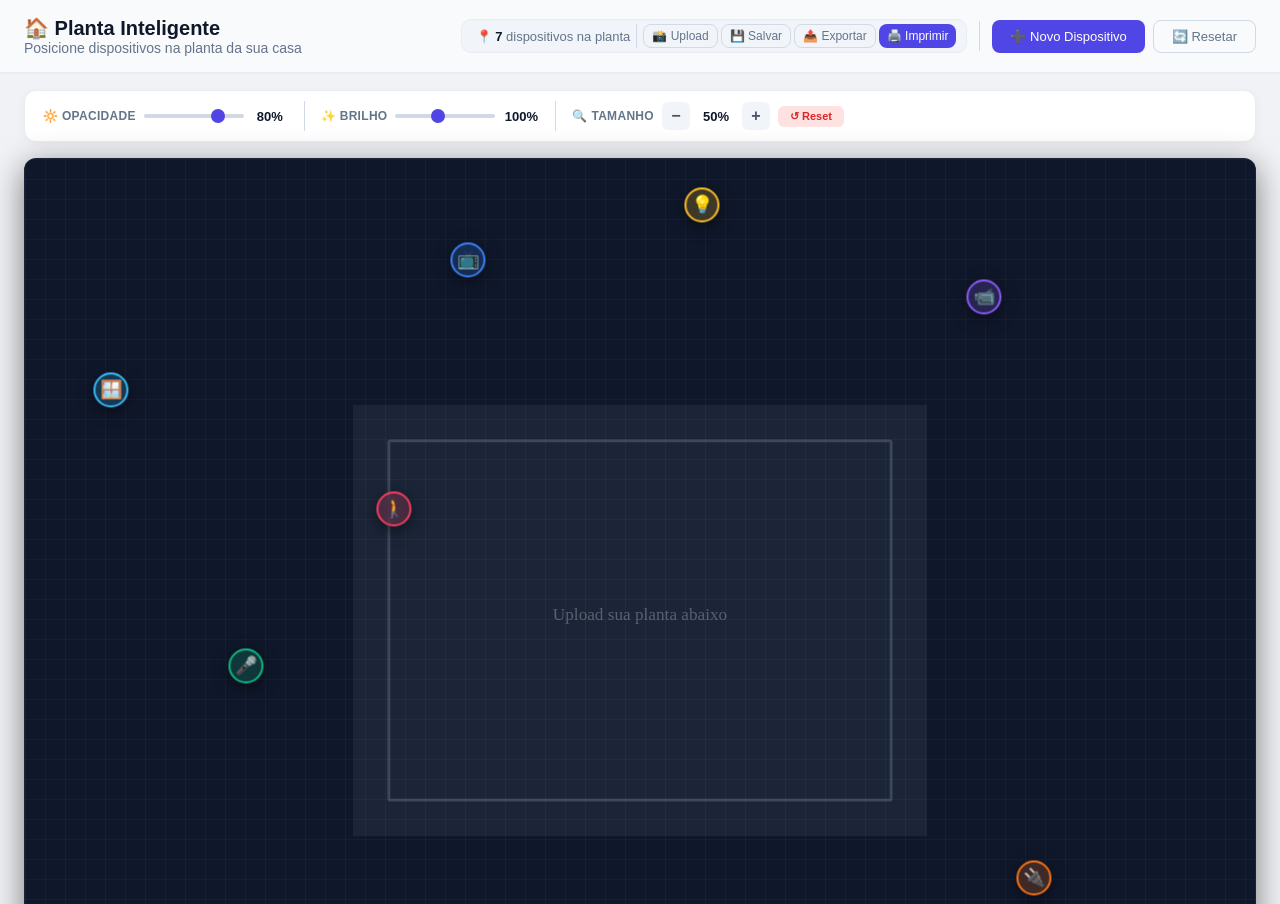
<file: sala-inteligente.html>
<!DOCTYPE html>
<html lang="pt-BR">
<head>
    <meta charset="UTF-8">
    <meta name="viewport" content="width=device-width, initial-scale=1.0">
    <title>Planta Inteligente - Configurações</title>
    <link rel="stylesheet" href="../css/style.css">
    <style>
        /* ===== LAYOUT ===== */
        .page-header {
            padding: 16px 24px;
            background: #f8fafc;
            border-bottom: 2px solid #e9edf2;
            display: flex;
            justify-content: space-between;
            align-items: center;
            flex-wrap: wrap;
            gap: 12px;
            position: sticky;
            top: 0;
            z-index: 100;
        }
        .page-header h2 { color: #0f172a; font-size: 20px; }
        .page-header p  { color: #64748b; font-size: 14px; }

        .page-header .header-actions {
            display: flex;
            align-items: center;
            gap: 12px;
            flex-wrap: wrap;
        }

        .page-header .header-actions .toolbar-compact {
            display: flex;
            align-items: center;
            gap: 6px;
            flex-wrap: wrap;
            background: #f1f5f9;
            padding: 4px 10px 4px 14px;
            border-radius: 10px;
            border: 1px solid #e9edf2;
        }

        .page-header .header-actions .toolbar-compact .info {
            font-size: 13px;
            color: #64748b;
            white-space: nowrap;
        }

        .page-header .header-actions .toolbar-compact .info strong {
            color: #0f172a;
        }

        .page-header .header-actions .toolbar-compact .separator {
            width: 1px;
            height: 24px;
            background: #d1d9e6;
        }

        .page-header .header-actions .toolbar-compact .btn-group {
            display: flex;
            gap: 3px;
        }

        .page-header .header-actions .toolbar-compact .btn-group .btn {
            padding: 4px 8px;
            font-size: 12px;
            white-space: nowrap;
        }

        .page-header .header-actions .toolbar-compact .btn-upload {
            position: relative;
            overflow: hidden;
        }

        .page-header .header-actions .toolbar-compact .btn-upload input[type="file"] {
            position: absolute;
            inset: 0;
            opacity: 0;
            cursor: pointer;
        }

        .page-header .header-actions .btn-actions {
            display: flex;
            gap: 8px;
        }

        .page-content {
            padding: 16px 24px 24px;
            overflow-y: auto;
            max-height: calc(100vh - 70px);
        }

        /* ===== CONTROLES DE IMAGEM ===== */
        .image-controls {
            display: flex;
            align-items: center;
            gap: 16px;
            flex-wrap: wrap;
            background: #ffffff;
            border: 1px solid #e9edf2;
            border-radius: 12px;
            padding: 10px 18px;
            margin-bottom: 16px;
            box-shadow: 0 2px 8px rgba(0,0,0,0.04);
        }

        .image-controls .control-group {
            display: flex;
            align-items: center;
            gap: 8px;
        }

        .image-controls .control-group label {
            font-size: 12px;
            font-weight: 600;
            color: #64748b;
            text-transform: uppercase;
            letter-spacing: 0.3px;
        }

        .image-controls .control-group input[type="range"] {
            width: 100px;
            height: 4px;
            -webkit-appearance: none;
            appearance: none;
            background: #d1d9e6;
            border-radius: 2px;
            outline: none;
            transition: all 0.2s;
        }

        .image-controls .control-group input[type="range"]::-webkit-slider-thumb {
            -webkit-appearance: none;
            appearance: none;
            width: 14px;
            height: 14px;
            border-radius: 50%;
            background: #4f46e5;
            cursor: pointer;
            transition: all 0.2s;
        }

        .image-controls .control-group input[type="range"]::-webkit-slider-thumb:hover {
            transform: scale(1.15);
        }

        .image-controls .control-group input[type="range"]::-moz-range-thumb {
            width: 14px;
            height: 14px;
            border-radius: 50%;
            background: #4f46e5;
            cursor: pointer;
            border: none;
        }

        .image-controls .control-value {
            font-size: 13px;
            font-weight: 600;
            color: #0f172a;
            min-width: 36px;
            text-align: center;
        }

        .image-controls .control-group .btn-zoom {
            width: 28px;
            height: 28px;
            border: none;
            border-radius: 6px;
            background: #f1f5f9;
            color: #475569;
            cursor: pointer;
            font-size: 16px;
            font-weight: 700;
            transition: all 0.2s;
            display: flex;
            align-items: center;
            justify-content: center;
        }

        .image-controls .control-group .btn-zoom:hover {
            background: #e2e8f0;
            color: #0f172a;
        }

        .image-controls .control-group .btn-zoom:active {
            transform: scale(0.9);
        }

        .image-controls .control-group .btn-reset {
            padding: 4px 12px;
            border: none;
            border-radius: 6px;
            background: #fee2e2;
            color: #dc2626;
            cursor: pointer;
            font-size: 11px;
            font-weight: 600;
            transition: all 0.2s;
        }

        .image-controls .control-group .btn-reset:hover {
            background: #fecaca;
        }

        /* ===== CONTAINER DA PLANTA ===== */
        .plant-container {
            position: relative;
            width: 100%;
            background: #0f172a;
            border-radius: 12px;
            overflow: hidden;
            box-shadow: 0 8px 32px rgba(0,0,0,0.5);
            border: 1px solid rgba(255,255,255,0.05);
            aspect-ratio: 4/3;
            display: flex;
            align-items: center;
            justify-content: center;
            transition: all 0.3s ease;
        }

        .plant-image-wrapper {
            position: relative;
            width: 100%;
            height: 100%;
            display: flex;
            align-items: center;
            justify-content: center;
            padding: 30px 0;
            transition: all 0.3s ease;
        }

        .plant-image-wrapper img {
            width: 50%;
            height: 50%;
            object-fit: contain;
            display: block;
            user-select: none;
            -webkit-user-drag: none;
            transition: all 0.3s ease;
            border-radius: 8px;
        }

        /* Grid de fundo */
        .grid-background {
            position: absolute;
            inset: 0;
            background-image: 
                linear-gradient(rgba(255,255,255,0.03) 1px, transparent 1px),
                linear-gradient(90deg, rgba(255,255,255,0.03) 1px, transparent 1px);
            background-size: 20px 20px;
            pointer-events: none;
            z-index: 1;
        }

        /* ===== DISPOSITIVOS ARRASTÁVEIS ===== */
        .device-draggable {
            position: absolute;
            cursor: grab;
            z-index: 10;
            touch-action: none;
            user-select: none;
            -webkit-user-select: none;
            will-change: transform, left, top;
            transition: filter 0.2s;
            pointer-events: auto;
        }

        .device-draggable:hover {
            filter: brightness(1.2);
            z-index: 15;
        }

        .device-draggable.dragging {
            cursor: grabbing;
            z-index: 20;
            filter: brightness(1.3) drop-shadow(0 0 20px rgba(255,255,255,0.3));
        }

        .device-draggable .device-icon {
            width: 2.2rem;
            height: 2.2rem;
            border-radius: 50%;
            display: flex;
            align-items: center;
            justify-content: center;
            box-shadow: 0 4px 16px rgba(0,0,0,0.5);
            border: 2px solid rgba(255,255,255,0.9);
            background: rgba(0,0,0,0.75);
            backdrop-filter: blur(8px);
            font-size: 1.1rem;
            transition: all 0.3s;
            position: relative;
            transform: translate(-50%, -50%);
        }

        .device-draggable .device-icon::after {
            content: '';
            position: absolute;
            inset: -3px;
            border-radius: 50%;
            border: 2px solid transparent;
            transition: all 0.3s;
        }

        .device-draggable.dragging .device-icon::after {
            border-color: rgba(255,255,255,0.6);
            animation: pulse-border 0.8s ease-in-out infinite;
        }

        @keyframes pulse-border {
            0%, 100% { transform: scale(1); opacity: 0.5; }
            50% { transform: scale(1.15); opacity: 1; }
        }

        .device-draggable .device-name {
            position: absolute;
            bottom: calc(100% + 8px);
            left: 50%;
            transform: translateX(-50%) scale(0.9);
            background: rgba(0,0,0,0.92);
            color: white;
            padding: 0.2rem 0.6rem;
            border-radius: 0.4rem;
            font-size: 0.6rem;
            white-space: nowrap;
            opacity: 0;
            visibility: hidden;
            transition: all 0.3s cubic-bezier(0.68, -0.55, 0.265, 1.55);
            pointer-events: none;
            backdrop-filter: blur(4px);
            border: 1px solid rgba(255,255,255,0.1);
            font-weight: 500;
            letter-spacing: 0.3px;
        }

        .device-draggable:hover .device-name {
            opacity: 1;
            visibility: visible;
            transform: translateX(-50%) scale(1);
        }

        /* ===== INDICADOR DE POSIÇÃO ===== */
        .position-indicator {
            position: absolute;
            bottom: 8px;
            right: 8px;
            background: rgba(0,0,0,0.7);
            color: #94a3b8;
            padding: 0.25rem 0.75rem;
            border-radius: 6px;
            font-size: 0.65rem;
            backdrop-filter: blur(4px);
            border: 1px solid rgba(255,255,255,0.05);
            pointer-events: none;
            z-index: 5;
        }

        /* ===== TOAST ===== */
        .toast {
            position: fixed;
            bottom: 80px;
            right: 20px;
            padding: 12px 22px;
            border-radius: 12px;
            font-size: 14px;
            font-family: 'Inter', sans-serif;
            box-shadow: 0 8px 30px rgba(0,0,0,0.2);
            z-index: 9999;
            color: white;
            max-width: 380px;
            animation: toastIn 0.3s ease;
            display: flex;
            align-items: center;
            gap: 10px;
        }

        @keyframes toastIn {
            from { opacity: 0; transform: translateX(30px); }
            to   { opacity: 1; transform: translateX(0); }
        }

        /* ===== MODAL ===== */
        .modal-sala .form-row {
            display: grid;
            grid-template-columns: 1fr 1fr;
            gap: 14px;
        }

        .modal-sala .icon-picker {
            display: grid;
            grid-template-columns: repeat(6, 1fr);
            gap: 0.5rem;
            margin-top: 0.5rem;
        }

        .modal-sala .icon-option {
            padding: 0.5rem;
            text-align: center;
            background: #f1f5f9;
            border-radius: 8px;
            cursor: pointer;
            transition: all 0.3s;
            font-size: 1.5rem;
            border: 2px solid transparent;
        }

        .modal-sala .icon-option:hover {
            background: #e2e8f0;
            transform: scale(1.05);
        }

        .modal-sala .icon-option.selected {
            background: #eef2ff;
            border-color: #4f46e5;
        }

        .modal-sala .color-picker-options {
            display: flex;
            gap: 0.5rem;
            flex-wrap: wrap;
            margin-top: 0.5rem;
        }

        .modal-sala .color-option {
            width: 32px;
            height: 32px;
            border-radius: 50%;
            cursor: pointer;
            border: 2px solid transparent;
            transition: all 0.3s;
        }

        .modal-sala .color-option:hover {
            transform: scale(1.15);
        }

        .modal-sala .color-option.selected {
            border-color: #0f172a;
            transform: scale(1.15);
            box-shadow: 0 0 0 2px #4f46e5;
        }

        /* =============================================
           ESTILOS DE IMPRESSÃO
           ============================================= */
        @media print {
            .page-header,
            .page-header .header-actions,
            .image-controls,
            .btn,
            .modal,
            .toast,
            .grid-background,
            .position-indicator {
                display: none !important;
            }

            body {
                background: white !important;
                padding: 0 !important;
                margin: 0 !important;
            }

            .page-content {
                padding: 0 !important;
                max-height: none !important;
                overflow: visible !important;
            }

            .plant-container {
                box-shadow: none !important;
                border: 1px solid #ddd !important;
                border-radius: 0 !important;
                background: white !important;
                aspect-ratio: 4/3;
                width: 100% !important;
                height: auto !important;
                max-height: 70vh !important;
                page-break-after: avoid !important;
            }

            .plant-image-wrapper {
                padding: 10px !important;
            }

            .plant-image-wrapper img {
                width: 60% !important;
                height: 60% !important;
                opacity: 1 !important;
                filter: none !important;
                border: 1px solid #e2e8f0 !important;
                background: white !important;
            }

            .device-draggable {
                filter: none !important;
                cursor: default !important;
                pointer-events: none !important;
            }

            .device-draggable .device-icon {
                width: 1.8rem !important;
                height: 1.8rem !important;
                font-size: 1rem !important;
                background: rgba(255,255,255,0.95) !important;
                border: 2px solid #333 !important;
                box-shadow: 0 2px 8px rgba(0,0,0,0.15) !important;
                backdrop-filter: none !important;
            }

            .device-draggable .device-name {
                display: none !important;
            }

            .print-device-list {
                display: block !important;
                margin-top: 20px !important;
                padding: 16px 20px !important;
                background: #f8f9fa !important;
                border-radius: 8px !important;
                border: 1px solid #dee2e6 !important;
                page-break-inside: avoid !important;
            }

            .print-device-list h3 {
                color: #1a202c !important;
                margin-bottom: 12px !important;
                font-size: 16px !important;
                font-weight: 700 !important;
            }

            .print-device-list table {
                width: 100% !important;
                border-collapse: collapse !important;
                font-size: 12px !important;
            }

            .print-device-list th {
                background: #e9ecef !important;
                padding: 8px 12px !important;
                text-align: left !important;
                border: 1px solid #dee2e6 !important;
                font-weight: 600 !important;
                color: #1a202c !important;
            }

            .print-device-list td {
                padding: 6px 12px !important;
                border: 1px solid #dee2e6 !important;
                color: #2d3748 !important;
            }

            .print-device-list tr:nth-child(even) {
                background: #f8f9fa !important;
            }

            .print-header {
                display: block !important;
                text-align: center !important;
                margin-bottom: 16px !important;
                padding: 10px !important;
                border-bottom: 2px solid #4f46e5 !important;
            }

            .print-header h1 {
                font-size: 22px !important;
                font-weight: 700 !important;
                color: #1a202c !important;
                margin: 0 !important;
            }

            .print-header p {
                color: #4a5568 !important;
                font-size: 13px !important;
                margin: 4px 0 0 !important;
            }

            .print-footer {
                display: block !important;
                text-align: center !important;
                margin-top: 20px !important;
                padding-top: 12px !important;
                border-top: 1px solid #dee2e6 !important;
                color: #6b7280 !important;
                font-size: 11px !important;
            }
        }

        .print-header {
            display: none;
        }

        .print-device-list {
            display: none;
        }

        .print-footer {
            display: none;
        }

        /* ===== DARK MODE ===== */
        body.dark-mode .page-header {
            background: #1e293b;
            border-color: #334155;
        }

        body.dark-mode .page-header h2 {
            color: #f1f5f9;
        }

        body.dark-mode .page-header .header-actions .toolbar-compact {
            background: #0f172a;
            border-color: #334155;
        }

        body.dark-mode .page-header .header-actions .toolbar-compact .info {
            color: #94a3b8;
        }

        body.dark-mode .page-header .header-actions .toolbar-compact .info strong {
            color: #f1f5f9;
        }

        body.dark-mode .page-header .header-actions .toolbar-compact .separator {
            background: #334155;
        }

        body.dark-mode .image-controls {
            background: #1e293b;
            border-color: #334155;
        }

        body.dark-mode .image-controls .control-group label {
            color: #94a3b8;
        }

        body.dark-mode .image-controls .control-value {
            color: #f1f5f9;
        }

        body.dark-mode .image-controls .control-group input[type="range"] {
            background: #334155;
        }

        body.dark-mode .image-controls .control-group input[type="range"]::-webkit-slider-thumb {
            background: #818cf8;
        }

        body.dark-mode .image-controls .control-group .btn-zoom {
            background: #334155;
            color: #94a3b8;
        }

        body.dark-mode .image-controls .control-group .btn-zoom:hover {
            background: #475569;
            color: #f1f5f9;
        }

        body.dark-mode .modal-sala .icon-option {
            background: #334155;
            color: #f1f5f9;
        }

        body.dark-mode .modal-sala .icon-option:hover {
            background: #475569;
        }

        body.dark-mode .modal-sala .icon-option.selected {
            background: #1a2332;
            border-color: #818cf8;
        }

        body.dark-mode .modal-sala .color-option.selected {
            border-color: #f1f5f9;
            box-shadow: 0 0 0 2px #818cf8;
        }

        /* ===== RESPONSIVO ===== */
        @media (max-width: 992px) {
            .page-header {
                flex-direction: column;
                align-items: stretch;
            }

            .page-header .header-actions {
                flex-wrap: wrap;
            }

            .page-header .header-actions .toolbar-compact {
                flex-wrap: wrap;
                padding: 8px 12px;
            }

            .page-header .header-actions .toolbar-compact .separator {
                display: none;
            }

            .image-controls {
                flex-direction: column;
                align-items: stretch;
                gap: 10px;
            }

            .image-controls .control-group {
                justify-content: center;
            }
        }

        @media (max-width: 768px) {
            .page-content {
                padding: 12px;
            }

            .page-header .header-actions .toolbar-compact {
                flex-direction: column;
                align-items: stretch;
                width: 100%;
            }

            .page-header .header-actions .toolbar-compact .btn-group {
                flex-wrap: wrap;
                justify-content: center;
            }

            .plant-image-wrapper img {
                width: 65%;
                height: 65%;
            }

            .device-draggable .device-icon {
                width: 2rem;
                height: 2rem;
                font-size: 1rem;
            }

            .device-draggable .device-name {
                font-size: 0.55rem;
                padding: 0.15rem 0.4rem;
            }

            .modal-sala .form-row {
                grid-template-columns: 1fr;
            }

            .modal-sala .icon-picker {
                grid-template-columns: repeat(5, 1fr);
            }

            .page-header .header-actions .btn-actions {
                width: 100%;
                justify-content: center;
            }

            .image-controls .control-group input[type="range"] {
                width: 80px;
            }

            @media print {
                .plant-image-wrapper img {
                    width: 75% !important;
                    height: 75% !important;
                }
            }
        }

        @media (max-width: 480px) {
            .plant-image-wrapper img {
                width: 75%;
                height: 75%;
            }

            .device-draggable .device-icon {
                width: 1.8rem;
                height: 1.8rem;
                font-size: 0.9rem;
            }

            .modal-sala .icon-picker {
                grid-template-columns: repeat(4, 1fr);
            }

            .page-header .header-actions .toolbar-compact .btn-group .btn {
                font-size: 11px;
                padding: 3px 8px;
            }

            .image-controls .control-group input[type="range"] {
                width: 60px;
            }
        }
    </style>
</head>
<body>
    <!-- HEADER -->
    <div class="page-header">
        <div>
            <h2>🏠 Planta Inteligente</h2>
            <p>Posicione dispositivos na planta da sua casa</p>
        </div>
        <div class="header-actions">
            <!-- BARRA DE FERRAMENTAS COMPACTA -->
            <div class="toolbar-compact">
                <span class="info">
                    📍 <strong id="deviceCount">0</strong> dispositivos na planta
                </span>
                <span class="separator"></span>
                <div class="btn-group">
                    <button class="btn btn-outline btn-sm btn-upload">
                        📸 Upload
                        <input type="file" id="plantUpload" accept="image/*">
                    </button>
                    <button class="btn btn-outline btn-sm" onclick="savePositions()">💾 Salvar</button>
                    <button class="btn btn-outline btn-sm" onclick="exportPositions()">📤 Exportar</button>
                    <button class="btn btn-primary btn-sm" onclick="printPlant()">🖨️ Imprimir</button>
                </div>
            </div>
            <span class="separator" style="width:1px;height:30px;background:#d1d9e6;"></span>
            <!-- BOTÕES DE AÇÃO -->
            <div class="btn-actions">
                <button class="btn btn-primary" onclick="openAddDeviceModal()">➕ Novo Dispositivo</button>
                <button class="btn btn-outline" onclick="resetPositions()">🔄 Resetar</button>
            </div>
        </div>
    </div>

    <div class="page-content">
        <!-- CONTROLES DE IMAGEM -->
        <div class="image-controls">
            <!-- Opacidade -->
            <div class="control-group">
                <label>🔆 Opacidade</label>
                <input type="range" id="opacitySlider" min="10" max="100" value="80">
                <span class="control-value" id="opacityValue">80%</span>
            </div>

            <span class="separator" style="width:1px;height:30px;background:#d1d9e6;"></span>

            <!-- Brilho -->
            <div class="control-group">
                <label>✨ Brilho</label>
                <input type="range" id="brightnessSlider" min="30" max="200" value="100">
                <span class="control-value" id="brightnessValue">100%</span>
            </div>

            <span class="separator" style="width:1px;height:30px;background:#d1d9e6;"></span>

            <!-- Zoom / Tamanho da Imagem -->
            <div class="control-group">
                <label>🔍 Tamanho</label>
                <button class="btn-zoom" onclick="zoomImage(-5)">−</button>
                <span class="control-value" id="zoomValue">50%</span>
                <button class="btn-zoom" onclick="zoomImage(5)">+</button>
                <button class="btn-reset" onclick="resetImageControls()">↺ Reset</button>
            </div>
        </div>

        <!-- Cabeçalho para Impressão -->
        <div class="print-header">
            <h1>🏠 Planta Inteligente</h1>
            <p>Lista de dispositivos e suas posições</p>
        </div>

        <!-- PLANTA -->
        <div class="plant-container" id="plantContainer">
            <div class="plant-image-wrapper">
                <div class="grid-background"></div>
                <img 
                    id="plantImage" 
                    src="data:image/svg+xml,%3Csvg xmlns='http://www.w3.org/2000/svg' viewBox='0 0 800 600'%3E%3Crect width='800' height='600' fill='%231e293b'/%3E%3Crect x='50' y='50' width='700' height='500' fill='none' stroke='%23475569' stroke-width='4' rx='2'/%3E%3Ctext x='400' y='300' text-anchor='middle' fill='%236b7280' font-size='24' font-family='Inter'%3EUpload sua planta abaixo%3C/text%3E%3C/svg%3E"
                    alt="Planta da sala"
                    style="opacity: 0.8;"
                >
                <div class="position-indicator" id="positionIndicator">📍 0 dispositivos</div>
            </div>
            <div id="devicesContainer" class="absolute inset-0 pointer-events-none" style="position:absolute;inset:0;pointer-events:none;">
                <!-- Dispositivos serão inseridos aqui -->
            </div>
        </div>

        <!-- Lista de Dispositivos para Impressão -->
        <div class="print-device-list" id="printDeviceList">
            <h3>📋 Lista de Dispositivos</h3>
            <table>
                <thead>
                    <tr>
                        <th>Ícone</th>
                        <th>Dispositivo</th>
                        <th>Posição X</th>
                        <th>Posição Y</th>
                    </tr>
                </thead>
                <tbody id="printDeviceTableBody">
                    <tr>
                        <td colspan="4" style="text-align:center;padding:20px;color:#6b7280;">
                            Nenhum dispositivo configurado
                        </td>
                    </tr>
                </tbody>
            </table>
        </div>

        <!-- Rodapé para Impressão -->
        <div class="print-footer">
            Gerado em: <span id="printDate"></span> | SmartHome - Sistema de Orçamento
        </div>
    </div>

    <!-- MODAL: ADICIONAR DISPOSITIVO -->
    <div class="modal modal-sala" id="addDeviceModal">
        <div class="modal-content" style="max-width:480px;">
            <h2 id="modalDeviceTitle">➕ Novo Dispositivo</h2>
            <form id="deviceForm" onsubmit="addDevice(event)">
                <div class="form-group">
                    <label>Nome do dispositivo *</label>
                    <input type="text" id="newDeviceName" required placeholder="Ex: Sensor de Temperatura">
                </div>
                <div class="form-group">
                    <label>Ícone</label>
                    <div class="icon-picker" id="iconPicker">
                        <div class="icon-option selected" data-icon="💡">💡</div>
                        <div class="icon-option" data-icon="📺">📺</div>
                        <div class="icon-option" data-icon="🎤">🎤</div>
                        <div class="icon-option" data-icon="📹">📹</div>
                        <div class="icon-option" data-icon="🔌">🔌</div>
                        <div class="icon-option" data-icon="🚶">🚶</div>
                        <div class="icon-option" data-icon="🪟">🪟</div>
                        <div class="icon-option" data-icon="🌡️">🌡️</div>
                        <div class="icon-option" data-icon="🔊">🔊</div>
                        <div class="icon-option" data-icon="📡">📡</div>
                        <div class="icon-option" data-icon="🎮">🎮</div>
                        <div class="icon-option" data-icon="🖥️">🖥️</div>
                    </div>
                </div>
                <div class="form-group">
                    <label>Cor</label>
                    <div class="color-picker-options" id="colorPicker">
                        <div class="color-option selected" style="background: #3b82f6" data-color="#3b82f6"></div>
                        <div class="color-option" style="background: #10b981" data-color="#10b981"></div>
                        <div class="color-option" style="background: #f43f5e" data-color="#f43f5e"></div>
                        <div class="color-option" style="background: #f59e0b" data-color="#f59e0b"></div>
                        <div class="color-option" style="background: #8b5cf6" data-color="#8b5cf6"></div>
                        <div class="color-option" style="background: #ec4899" data-color="#ec4899"></div>
                        <div class="color-option" style="background: #14b8a6" data-color="#14b8a6"></div>
                        <div class="color-option" style="background: #f97316" data-color="#f97316"></div>
                    </div>
                </div>
                <div class="modal-actions">
                    <button type="button" class="btn btn-outline" onclick="closeAddDeviceModal()">Cancelar</button>
                    <button type="submit" class="btn btn-primary">Adicionar</button>
                </div>
            </form>
        </div>
    </div>

    <script>
    // =============================================
    //  ESTADO
    // =============================================
    let devices = [];
    let selectedIcon = '💡';
    let selectedColor = '#3b82f6';
    let deviceIdCounter = Date.now();
    let isDragging = false;
    let dragTarget = null;
    let dragOffsetX = 0;
    let dragOffsetY = 0;

    // Estado dos controles de imagem
    let currentZoom = 50;
    let currentOpacity = 80;
    let currentBrightness = 100;

    const defaultDevices = [
        { id: 'tv', name: 'Smart TV', icon: '📺', color: '#3b82f6', x: 36, y: 11 },
        { id: 'voice', name: 'Assistente de Voz', icon: '🎤', color: '#10b981', x: 18, y: 55 },
        { id: 'window', name: 'Sensor de Janela', icon: '🪟', color: '#38bdf8', x: 7, y: 25 },
        { id: 'lamp', name: 'Lâmpada Inteligente', icon: '💡', color: '#fbbf24', x: 55, y: 5 },
        { id: 'motion', name: 'Sensor de Movimento', icon: '🚶', color: '#f43f5e', x: 30, y: 38 },
        { id: 'outlet', name: 'Tomada Inteligente', icon: '🔌', color: '#f97316', x: 82, y: 78 },
        { id: 'camera', name: 'Câmera de Segurança', icon: '📹', color: '#8b5cf6', x: 78, y: 15 }
    ];

    // =============================================
    //  TOAST / NOTIFICAÇÕES
    // =============================================
    function showToast(message, type = 'info') {
        const colors = {
            success: '#0b9e5e',
            error: '#dc2626',
            warning: '#f59e0b',
            info: '#4f46e5'
        };

        const icones = {
            success: '✅',
            error: '❌',
            warning: '⚠️',
            info: 'ℹ️'
        };

        const toast = document.createElement('div');
        toast.style.cssText = `
            position: fixed;
            bottom: 20px;
            right: 20px;
            background: ${colors[type] || colors.info};
            color: white;
            padding: 12px 20px;
            border-radius: 12px;
            font-size: 14px;
            font-family: 'Inter', sans-serif;
            box-shadow: 0 8px 30px rgba(0,0,0,0.2);
            z-index: 9999;
            max-width: 400px;
            animation: toastIn 0.3s ease;
            display: flex;
            align-items: center;
            gap: 10px;
        `;
        
        toast.innerHTML = `<span>${icones[type] || 'ℹ️'}</span> ${message}`;
        
        const existing = document.querySelector('.toast-notification');
        if (existing) existing.remove();
        
        toast.className = 'toast-notification';
        document.body.appendChild(toast);

        setTimeout(() => {
            toast.style.opacity = '0';
            toast.style.transition = 'opacity 0.3s';
            setTimeout(() => toast.remove(), 300);
        }, 4000);
    }

    // =============================================
    //  CONTROLES DE IMAGEM
    // =============================================
    function setupImageControls() {
        const img = document.getElementById('plantImage');
        const opacitySlider = document.getElementById('opacitySlider');
        const brightnessSlider = document.getElementById('brightnessSlider');
        const opacityValue = document.getElementById('opacityValue');
        const brightnessValue = document.getElementById('brightnessValue');

        // Carregar valores salvos
        const savedOpacity = localStorage.getItem('plantImageOpacity');
        const savedBrightness = localStorage.getItem('plantImageBrightness');
        const savedZoom = localStorage.getItem('plantImageZoom');

        if (savedOpacity) {
            currentOpacity = parseInt(savedOpacity);
            opacitySlider.value = currentOpacity;
            opacityValue.textContent = currentOpacity + '%';
            img.style.opacity = currentOpacity / 100;
        }

        if (savedBrightness) {
            currentBrightness = parseInt(savedBrightness);
            brightnessSlider.value = currentBrightness;
            brightnessValue.textContent = currentBrightness + '%';
            img.style.filter = `brightness(${currentBrightness / 100})`;
        }

        if (savedZoom) {
            currentZoom = parseInt(savedZoom);
            document.getElementById('zoomValue').textContent = currentZoom + '%';
            img.style.width = currentZoom + '%';
            img.style.height = currentZoom + '%';
        }

        // Opacidade
        opacitySlider.addEventListener('input', function() {
            const value = parseInt(this.value);
            currentOpacity = value;
            opacityValue.textContent = value + '%';
            img.style.opacity = value / 100;
            localStorage.setItem('plantImageOpacity', value);
        });

        // Brilho
        brightnessSlider.addEventListener('input', function() {
            const value = parseInt(this.value);
            currentBrightness = value;
            brightnessValue.textContent = value + '%';
            img.style.filter = `brightness(${value / 100})`;
            localStorage.setItem('plantImageBrightness', value);
        });
    }

    function zoomImage(delta) {
        const img = document.getElementById('plantImage');
        let newZoom = currentZoom + delta;
        newZoom = Math.max(15, Math.min(100, newZoom));
        currentZoom = newZoom;
        document.getElementById('zoomValue').textContent = newZoom + '%';
        img.style.width = newZoom + '%';
        img.style.height = newZoom + '%';
        localStorage.setItem('plantImageZoom', newZoom);
    }

    function resetImageControls() {
        const img = document.getElementById('plantImage');
        
        // Resetar Opacidade
        currentOpacity = 80;
        document.getElementById('opacitySlider').value = 80;
        document.getElementById('opacityValue').textContent = '80%';
        img.style.opacity = 0.8;
        localStorage.setItem('plantImageOpacity', 80);

        // Resetar Brilho
        currentBrightness = 100;
        document.getElementById('brightnessSlider').value = 100;
        document.getElementById('brightnessValue').textContent = '100%';
        img.style.filter = 'brightness(1)';
        localStorage.setItem('plantImageBrightness', 100);

        // Resetar Zoom
        currentZoom = 50;
        document.getElementById('zoomValue').textContent = '50%';
        img.style.width = '50%';
        img.style.height = '50%';
        localStorage.setItem('plantImageZoom', 50);

        showToast('↺ Controles de imagem resetados!', 'success');
    }

    // =============================================
    //  GERENCIAMENTO DE DISPOSITIVOS
    // =============================================
    function loadSavedDevices() {
        const saved = localStorage.getItem('smartPlantDevices');
        if (saved) {
            try {
                devices = JSON.parse(saved);
                devices = devices.map(d => ({
                    ...d,
                    icon: d.icon || '📱',
                    color: d.color || '#3b82f6',
                    x: typeof d.x === 'number' ? d.x : 50,
                    y: typeof d.y === 'number' ? d.y : 50
                }));
            } catch (e) {
                devices = JSON.parse(JSON.stringify(defaultDevices));
            }
        } else {
            devices = JSON.parse(JSON.stringify(defaultDevices));
        }
    }

    function saveDevices() {
        localStorage.setItem('smartPlantDevices', JSON.stringify(devices));
        updateCounters();
        updatePrintList();
    }

    function renderDevices() {
        const container = document.getElementById('devicesContainer');
        if (!container) return;
        
        const existingDevices = container.querySelectorAll('.device-draggable');
        existingDevices.forEach(el => el.remove());
        
        devices.forEach(device => {
            const div = document.createElement('div');
            div.className = 'device-draggable';
            div.dataset.id = device.id;
            div.style.left = device.x + '%';
            div.style.top = device.y + '%';
            div.style.pointerEvents = 'auto';
            div.draggable = true;
            
            const iconDiv = document.createElement('div');
            iconDiv.className = 'device-icon';
            iconDiv.style.background = device.color + '33';
            iconDiv.style.borderColor = device.color;
            iconDiv.textContent = device.icon;
            
            const nameDiv = document.createElement('div');
            nameDiv.className = 'device-name';
            nameDiv.textContent = device.name;
            
            div.appendChild(iconDiv);
            div.appendChild(nameDiv);
            container.appendChild(div);
        });
    }

    function updateCounters() {
        const count = devices.length;
        document.getElementById('deviceCount').textContent = count;
        document.getElementById('positionIndicator').textContent = `📍 ${count} dispositivos`;
    }

    // =============================================
    //  LISTA PARA IMPRESSÃO
    // =============================================
    function updatePrintList() {
        const tbody = document.getElementById('printDeviceTableBody');
        if (!tbody) return;
        
        tbody.innerHTML = '';
        
        if (devices.length === 0) {
            tbody.innerHTML = '<tr><td colspan="4" style="text-align:center;padding:16px;color:#6b7280;">Nenhum dispositivo configurado</td></tr>';
            return;
        }
        
        devices.forEach(device => {
            const tr = document.createElement('tr');
            tr.innerHTML = `
                <td style="font-size:18px;text-align:center;">${device.icon}</td>
                <td><strong>${device.name}</strong></td>
                <td>${Math.round(device.x)}%</td>
                <td>${Math.round(device.y)}%</td>
            `;
            tbody.appendChild(tr);
        });
    }

    // =============================================
    //  DRAG & DROP
    // =============================================
    function setupDragAndDrop() {
        const container = document.getElementById('devicesContainer');
        if (!container) return;
        
        container.addEventListener('mousedown', function(e) {
            const target = e.target.closest('.device-draggable');
            if (!target) return;
            if (e.button !== 0) return;
            
            const rect = container.getBoundingClientRect();
            const deviceId = target.dataset.id;
            const device = devices.find(d => d.id === deviceId);
            if (!device) return;
            
            isDragging = true;
            dragTarget = target;
            target.classList.add('dragging');
            
            const deviceX = (device.x / 100) * rect.width;
            const deviceY = (device.y / 100) * rect.height;
            dragOffsetX = e.clientX - rect.left - deviceX;
            dragOffsetY = e.clientY - rect.top - deviceY;
            
            e.preventDefault();
        });
        
        document.addEventListener('mousemove', function(e) {
            if (!isDragging || !dragTarget) return;
            
            const rect = container.getBoundingClientRect();
            
            let x = ((e.clientX - rect.left - dragOffsetX) / rect.width) * 100;
            let y = ((e.clientY - rect.top - dragOffsetY) / rect.height) * 100;
            
            x = Math.max(0, Math.min(100, x));
            y = Math.max(0, Math.min(100, y));
            
            const deviceId = dragTarget.dataset.id;
            const device = devices.find(d => d.id === deviceId);
            if (device) {
                device.x = x;
                device.y = y;
                dragTarget.style.left = x + '%';
                dragTarget.style.top = y + '%';
            }
        });
        
        document.addEventListener('mouseup', function(e) {
            if (isDragging && dragTarget) {
                dragTarget.classList.remove('dragging');
                saveDevices();
                const deviceId = dragTarget.dataset.id;
                const device = devices.find(d => d.id === deviceId);
                if (device) {
                    showToast(`📍 ${device.name} movido para (${Math.round(device.x)}%, ${Math.round(device.y)}%)`);
                }
            }
            isDragging = false;
            dragTarget = null;
        });
        
        // Touch support
        container.addEventListener('touchstart', function(e) {
            const target = e.target.closest('.device-draggable');
            if (!target) return;
            
            const touch = e.touches[0];
            const rect = container.getBoundingClientRect();
            const deviceId = target.dataset.id;
            const device = devices.find(d => d.id === deviceId);
            if (!device) return;
            
            isDragging = true;
            dragTarget = target;
            target.classList.add('dragging');
            
            const deviceX = (device.x / 100) * rect.width;
            const deviceY = (device.y / 100) * rect.height;
            dragOffsetX = touch.clientX - rect.left - deviceX;
            dragOffsetY = touch.clientY - rect.top - deviceY;
            
            e.preventDefault();
        }, { passive: false });
        
        container.addEventListener('touchmove', function(e) {
            if (!isDragging || !dragTarget) return;
            
            const touch = e.touches[0];
            const rect = container.getBoundingClientRect();
            
            let x = ((touch.clientX - rect.left - dragOffsetX) / rect.width) * 100;
            let y = ((touch.clientY - rect.top - dragOffsetY) / rect.height) * 100;
            
            x = Math.max(0, Math.min(100, x));
            y = Math.max(0, Math.min(100, y));
            
            const deviceId = dragTarget.dataset.id;
            const device = devices.find(d => d.id === deviceId);
            if (device) {
                device.x = x;
                device.y = y;
                dragTarget.style.left = x + '%';
                dragTarget.style.top = y + '%';
            }
            
            e.preventDefault();
        }, { passive: false });
        
        container.addEventListener('touchend', function(e) {
            if (isDragging && dragTarget) {
                dragTarget.classList.remove('dragging');
                saveDevices();
                const deviceId = dragTarget.dataset.id;
                const device = devices.find(d => d.id === deviceId);
                if (device) {
                    showToast(`📍 ${device.name} movido para (${Math.round(device.x)}%, ${Math.round(device.y)}%)`);
                }
            }
            isDragging = false;
            dragTarget = null;
        });
    }

    // =============================================
    //  UPLOAD DE IMAGEM
    // =============================================
    function setupUploadListener() {
        const input = document.getElementById('plantUpload');
        if (input) {
            input.addEventListener('change', function(e) {
                if (this.files && this.files[0]) {
                    const reader = new FileReader();
                    reader.onload = function(e) {
                        document.getElementById('plantImage').src = e.target.result;
                        const fileName = this.files[0].name;
                        const btn = this.closest('.btn-upload');
                        if (btn) {
                            btn.innerHTML = `📸 ${fileName}`;
                            btn.appendChild(this);
                        }
                        showToast('✅ Imagem carregada com sucesso!', 'success');
                    };
                    reader.readAsDataURL(this.files[0]);
                }
            });
        }
    }

    // =============================================
    //  AÇÕES
    // =============================================
    function savePositions() {
        saveDevices();
        showToast('💾 Posições salvas com sucesso!', 'success');
    }

    function resetPositions() {
        if (confirm('Deseja resetar todas as posições para o padrão?')) {
            devices = JSON.parse(JSON.stringify(defaultDevices));
            saveDevices();
            renderDevices();
            const btn = document.querySelector('.btn-upload');
            if (btn) {
                btn.innerHTML = '📸 Upload';
                const input = document.getElementById('plantUpload');
                if (input) btn.appendChild(input);
            }
            showToast('🔄 Posições resetadas!', 'info');
        }
    }

    function exportPositions() {
        const data = {
            devices: devices,
            timestamp: new Date().toISOString(),
            totalDevices: devices.length,
            imageSettings: {
                opacity: currentOpacity,
                brightness: currentBrightness,
                zoom: currentZoom
            }
        };
        
        const blob = new Blob([JSON.stringify(data, null, 2)], { type: 'application/json' });
        const url = URL.createObjectURL(blob);
        const a = document.createElement('a');
        a.href = url;
        a.download = `plant-config-${Date.now()}.json`;
        a.click();
        URL.revokeObjectURL(url);
        showToast('📤 Configuração exportada!', 'success');
    }

    function printPlant() {
        document.getElementById('printDate').textContent = new Date().toLocaleString('pt-BR');
        updatePrintList();
        
        const img = document.getElementById('plantImage');
        const originalOpacity = img.style.opacity;
        const originalFilter = img.style.filter;
        img.style.opacity = '1';
        img.style.filter = 'brightness(1)';
        
        setTimeout(() => {
            window.print();
            setTimeout(() => {
                img.style.opacity = originalOpacity;
                img.style.filter = originalFilter;
            }, 100);
        }, 100);
    }

    // =============================================
    //  MODAL
    // =============================================
    function openAddDeviceModal() {
        const modal = document.getElementById('addDeviceModal');
        modal.classList.add('active');
        document.getElementById('newDeviceName').value = '';
        document.getElementById('newDeviceName').placeholder = 'Digite o nome do dispositivo...';
        document.getElementById('newDeviceName').focus();
        selectedIcon = '💡';
        selectedColor = '#3b82f6';
        updateIconSelection();
        updateColorSelection();
    }

    function closeAddDeviceModal() {
        document.getElementById('addDeviceModal').classList.remove('active');
    }

    function setupModalListeners() {
        document.querySelectorAll('.icon-option').forEach(el => {
            el.addEventListener('click', function() {
                document.querySelectorAll('.icon-option').forEach(i => i.classList.remove('selected'));
                this.classList.add('selected');
                selectedIcon = this.dataset.icon;
            });
        });
        
        document.querySelectorAll('.color-option').forEach(el => {
            el.addEventListener('click', function() {
                document.querySelectorAll('.color-option').forEach(c => c.classList.remove('selected'));
                this.classList.add('selected');
                selectedColor = this.dataset.color;
            });
        });
        
        document.addEventListener('keydown', function(e) {
            if (e.key === 'Escape') {
                closeAddDeviceModal();
            }
        });
        
        document.getElementById('addDeviceModal').addEventListener('click', function(e) {
            if (e.target === this) closeAddDeviceModal();
        });
    }

    function updateIconSelection() {
        document.querySelectorAll('.icon-option').forEach(el => {
            el.classList.toggle('selected', el.dataset.icon === selectedIcon);
        });
    }

    function updateColorSelection() {
        document.querySelectorAll('.color-option').forEach(el => {
            el.classList.toggle('selected', el.dataset.color === selectedColor);
        });
    }

    function addDevice(event) {
        event.preventDefault();
        
        const nameInput = document.getElementById('newDeviceName');
        const name = nameInput.value.trim() || 'Novo Dispositivo';
        
        const id = 'device_' + (++deviceIdCounter);
        
        const newDevice = {
            id,
            name,
            icon: selectedIcon,
            color: selectedColor,
            x: 50 + (Math.random() - 0.5) * 30,
            y: 50 + (Math.random() - 0.5) * 30
        };
        
        devices.push(newDevice);
        saveDevices();
        renderDevices();
        closeAddDeviceModal();
        showToast(`✅ "${name}" adicionado com sucesso!`, 'success');
    }

    // =============================================
    //  INICIALIZAR
    // =============================================
    document.addEventListener('DOMContentLoaded', function() {
        const isDark = localStorage.getItem('darkMode') === 'true';
        if (isDark) {
            document.body.classList.add('dark-mode');
        }

        loadSavedDevices();
        renderDevices();
        updateCounters();
        updatePrintList();
        setupDragAndDrop();
        setupModalListeners();
        setupUploadListener();
        setupImageControls();
    });
    </script>
</body>
</html>
</file>
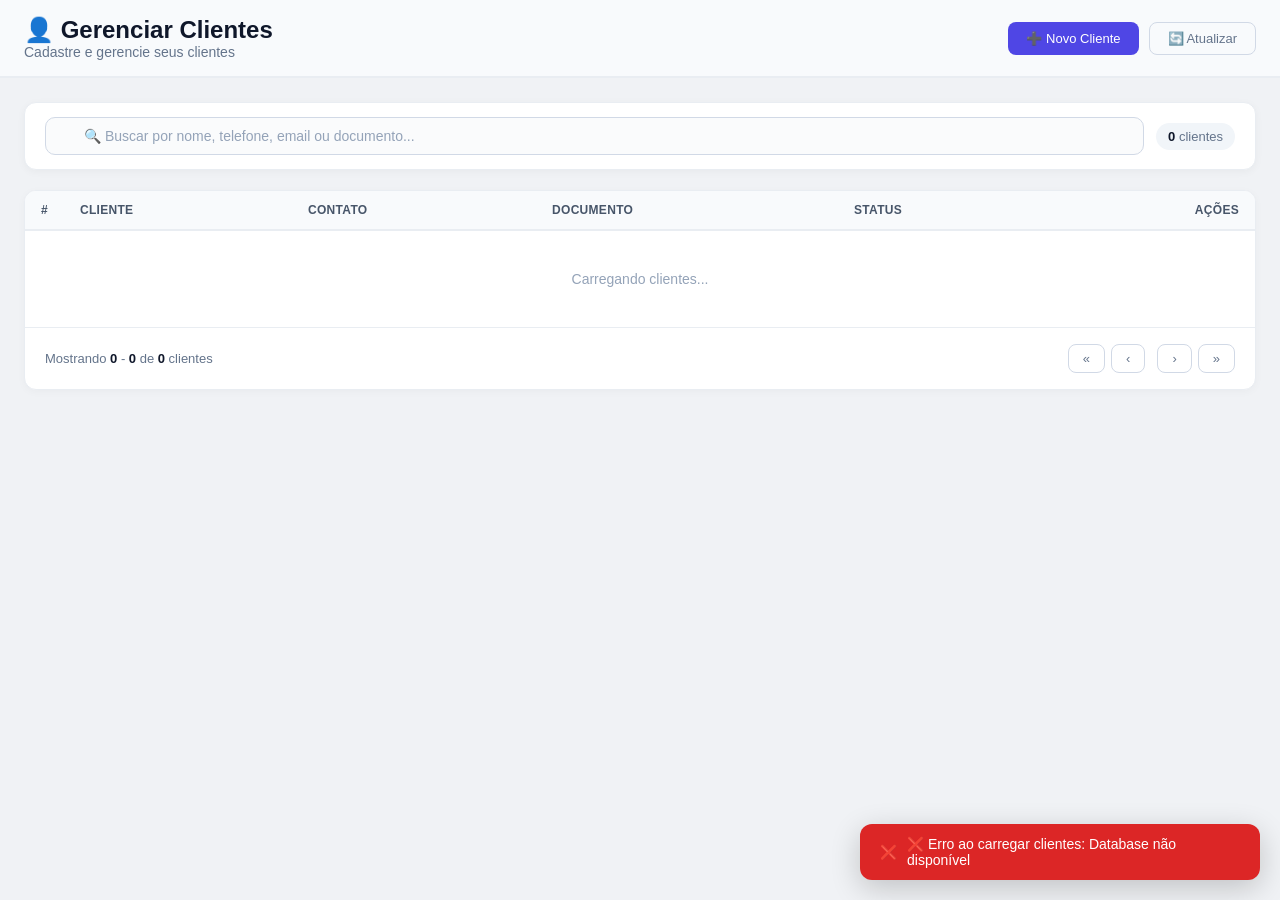
<file: pages/clientes.html>
<!DOCTYPE html>
<html lang="pt-BR">
<head>
    <meta charset="UTF-8">
    <meta name="viewport" content="width=device-width, initial-scale=1.0">
    <title>Clientes</title>
    <link rel="stylesheet" href="../css/style.css">
    <style>
        .page-header {
            padding: 16px 24px;
            background: #f8fafc;
            border-bottom: 2px solid #e9edf2;
            display: flex;
            justify-content: space-between;
            align-items: center;
            flex-wrap: wrap;
            gap: 12px;
            position: sticky;
            top: 0;
            z-index: 10;
        }

        .page-header h2 {
            color: #0f172a;
        }

        .page-header p {
            color: #64748b;
            font-size: 14px;
        }

        .page-content {
            padding: 24px;
            overflow-y: auto;
            max-height: calc(100vh - 70px);
        }

        /* BARRA DE BUSCA E FILTROS */
        .search-bar {
            background: #ffffff;
            border: 1px solid #e9edf2;
            border-radius: 12px;
            padding: 14px 20px;
            margin-bottom: 20px;
            display: flex;
            flex-wrap: wrap;
            gap: 12px;
            align-items: center;
            box-shadow: 0 2px 8px rgba(0,0,0,0.04);
        }

        .search-bar .search-input-wrapper {
            flex: 1;
            min-width: 200px;
            position: relative;
        }

        .search-bar .search-input-wrapper i {
            position: absolute;
            left: 12px;
            top: 50%;
            transform: translateY(-50%);
            color: #94a3b8;
        }

        .search-bar .search-input-wrapper input {
            width: 100%;
            padding: 10px 12px 10px 38px;
            border: 1.5px solid #d1d9e6;
            border-radius: 10px;
            font-size: 14px;
            background: #fafbfc;
            transition: all 0.2s;
        }

        .search-bar .search-input-wrapper input:focus {
            outline: none;
            border-color: #4f46e5;
            background: white;
            box-shadow: 0 0 0 3px rgba(79, 70, 229, 0.08);
        }

        .search-bar .search-input-wrapper input::placeholder {
            color: #94a3b8;
        }

        .search-bar .search-stats {
            font-size: 13px;
            color: #64748b;
            white-space: nowrap;
            padding: 6px 12px;
            background: #f1f5f9;
            border-radius: 20px;
        }

        .search-bar .search-stats strong {
            color: #0f172a;
        }

        .search-bar .btn-limpar-busca {
            padding: 6px 14px;
            border: none;
            background: #f1f5f9;
            border-radius: 8px;
            font-size: 12px;
            cursor: pointer;
            color: #64748b;
            transition: all 0.2s;
            display: none;
        }

        .search-bar .btn-limpar-busca:hover {
            background: #fee2e2;
            color: #dc2626;
        }

        .search-bar .btn-limpar-busca.visible {
            display: inline-flex;
        }

        /* TABELA DE CLIENTES */
        .table-container {
            background: #ffffff;
            border: 1px solid #e9edf2;
            border-radius: 12px;
            overflow: hidden;
            box-shadow: 0 2px 8px rgba(0,0,0,0.03);
        }

        .table-scroll {
            overflow-x: auto;
            -webkit-overflow-scrolling: touch;
        }

        .clientes-table {
            width: 100%;
            border-collapse: collapse;
            font-size: 14px;
        }

        .clientes-table thead {
            background: #f8fafc;
            position: sticky;
            top: 0;
            z-index: 5;
        }

        .clientes-table th {
            padding: 12px 16px;
            text-align: left;
            font-weight: 600;
            font-size: 12px;
            text-transform: uppercase;
            letter-spacing: 0.3px;
            color: #475569;
            border-bottom: 2px solid #e9edf2;
            white-space: nowrap;
        }

        .clientes-table th .th-content {
            display: flex;
            align-items: center;
            gap: 4px;
        }

        .clientes-table td {
            padding: 12px 16px;
            border-bottom: 1px solid #f1f5f9;
            vertical-align: middle;
            color: #0f172a;
        }

        .clientes-table tbody tr {
            transition: background 0.15s;
        }

        .clientes-table tbody tr:hover {
            background: #f8fafc;
        }

        .clientes-table tbody tr:last-child td {
            border-bottom: none;
        }

        .clientes-table .cliente-nome {
            font-weight: 600;
            color: #0f172a;
        }

        .clientes-table .cliente-info {
            font-size: 13px;
            color: #64748b;
        }

        .clientes-table .cliente-info .label {
            color: #94a3b8;
            font-size: 11px;
        }

        .clientes-table .acoes-cell {
            white-space: nowrap;
            display: flex;
            gap: 6px;
        }

        .clientes-table .acoes-cell .btn {
            padding: 4px 10px;
            font-size: 12px;
        }

        .clientes-table .badge-documento {
            display: inline-block;
            padding: 2px 10px;
            border-radius: 20px;
            font-size: 11px;
            font-weight: 500;
            background: #f1f5f9;
            color: #475569;
            font-family: monospace;
        }

        .clientes-table .badge-status-cliente {
            display: inline-block;
            padding: 2px 10px;
            border-radius: 20px;
            font-size: 10px;
            font-weight: 600;
            text-transform: uppercase;
            letter-spacing: 0.3px;
        }

        .badge-status-cliente.pendente { background: #fef3c7; color: #92400e; }
        .badge-status-cliente.aprovado { background: #d1fae5; color: #065f46; }
        .badge-status-cliente.finalizado { background: #e0e7ff; color: #3730a3; }
        .badge-status-cliente.cancelado { background: #fee2e2; color: #991b1b; }
        .badge-status-cliente.sem_orcamento { background: #f1f5f9; color: #94a3b8; }

        /* PAGINAÇÃO */
        .pagination {
            display: flex;
            justify-content: space-between;
            align-items: center;
            padding: 16px 20px;
            border-top: 1px solid #e9edf2;
            flex-wrap: wrap;
            gap: 12px;
        }

        .pagination .info {
            font-size: 13px;
            color: #64748b;
        }

        .pagination .info strong {
            color: #0f172a;
        }

        .pagination .buttons {
            display: flex;
            gap: 6px;
        }

        .pagination .buttons button {
            padding: 6px 14px;
            border: 1px solid #d1d9e6;
            background: white;
            border-radius: 8px;
            cursor: pointer;
            font-size: 13px;
            font-weight: 500;
            color: #64748b;
            transition: all 0.2s;
            font-family: 'Inter', sans-serif;
        }

        .pagination .buttons button:hover:not(:disabled) {
            background: #f8fafc;
            border-color: #4f46e5;
            color: #4f46e5;
        }

        .pagination .buttons button:disabled {
            opacity: 0.4;
            cursor: not-allowed;
        }

        .pagination .buttons button.active {
            background: #4f46e5;
            border-color: #4f46e5;
            color: white;
        }

        .pagination .buttons button.active:hover {
            background: #4338ca;
        }

        /* Empty state */
        .empty-state {
            text-align: center;
            padding: 60px 20px;
            color: #94a3b8;
        }

        .empty-state .icone {
            font-size: 48px;
            opacity: 0.5;
            margin-bottom: 12px;
        }

        .empty-state h3 {
            color: #475569;
            margin-bottom: 4px;
        }

        .empty-state p {
            font-size: 14px;
        }

        /* MODAL */
        .modal-cliente .form-row {
            display: grid;
            grid-template-columns: 1fr 1fr;
            gap: 14px;
        }

        /* Responsivo */
        @media (max-width: 768px) {
            .page-header {
                flex-direction: column;
                align-items: stretch;
            }

            .search-bar {
                flex-direction: column;
                align-items: stretch;
                padding: 12px 16px;
            }

            .search-bar .search-stats {
                text-align: center;
            }

            .clientes-table th,
            .clientes-table td {
                padding: 8px 12px;
                font-size: 13px;
            }

            .clientes-table .cliente-info .label {
                display: none;
            }

            .modal-cliente .form-row {
                grid-template-columns: 1fr;
            }

            .pagination {
                flex-direction: column;
                align-items: center;
            }

            .pagination .buttons {
                flex-wrap: wrap;
                justify-content: center;
            }
        }

        @media (max-width: 480px) {
            .clientes-table th:nth-child(3),
            .clientes-table td:nth-child(3) {
                display: none;
            }

            .clientes-table .acoes-cell .btn span {
                display: none;
            }

            .clientes-table .acoes-cell .btn {
                padding: 4px 8px;
            }
        }

        /* Dark Mode */
        body.dark-mode .page-header {
            background: #1e293b;
            border-color: #334155;
        }

        body.dark-mode .page-header h2 {
            color: #f1f5f9;
        }

        body.dark-mode .search-bar {
            background: #1e293b;
            border-color: #334155;
        }

        body.dark-mode .search-bar .search-input-wrapper input {
            background: #0f172a;
            border-color: #334155;
            color: #f1f5f9;
        }

        body.dark-mode .search-bar .search-input-wrapper input:focus {
            border-color: #818cf8;
            background: #0f172a;
        }

        body.dark-mode .search-bar .search-stats {
            background: #334155;
            color: #94a3b8;
        }

        body.dark-mode .search-bar .search-stats strong {
            color: #f1f5f9;
        }

        body.dark-mode .table-container {
            background: #1e293b;
            border-color: #334155;
        }

        body.dark-mode .clientes-table thead {
            background: #0f172a;
        }

        body.dark-mode .clientes-table th {
            color: #94a3b8;
            border-color: #334155;
        }

        body.dark-mode .clientes-table td {
            color: #f1f5f9;
            border-color: #334155;
        }

        body.dark-mode .clientes-table tbody tr:hover {
            background: #0f172a;
        }

        body.dark-mode .clientes-table .cliente-nome {
            color: #f1f5f9;
        }

        body.dark-mode .clientes-table .cliente-info {
            color: #94a3b8;
        }

        body.dark-mode .clientes-table .badge-documento {
            background: #334155;
            color: #94a3b8;
        }

        body.dark-mode .clientes-table .badge-status-cliente.pendente {
            background: #92400e;
            color: #fef3c7;
        }

        body.dark-mode .clientes-table .badge-status-cliente.aprovado {
            background: #065f46;
            color: #d1fae5;
        }

        body.dark-mode .clientes-table .badge-status-cliente.finalizado {
            background: #3730a3;
            color: #e0e7ff;
        }

        body.dark-mode .clientes-table .badge-status-cliente.cancelado {
            background: #991b1b;
            color: #fee2e2;
        }

        body.dark-mode .clientes-table .badge-status-cliente.sem_orcamento {
            background: #334155;
            color: #64748b;
        }

        body.dark-mode .pagination {
            border-color: #334155;
        }

        body.dark-mode .pagination .info {
            color: #94a3b8;
        }

        body.dark-mode .pagination .info strong {
            color: #f1f5f9;
        }

        body.dark-mode .pagination .buttons button {
            background: #0f172a;
            border-color: #334155;
            color: #94a3b8;
        }

        body.dark-mode .pagination .buttons button:hover:not(:disabled) {
            background: #1e293b;
            border-color: #818cf8;
            color: #818cf8;
        }

        body.dark-mode .pagination .buttons button.active {
            background: #818cf8;
            border-color: #818cf8;
            color: #0f172a;
        }

        body.dark-mode .empty-state h3 {
            color: #94a3b8;
        }

        body.dark-mode .empty-state p {
            color: #64748b;
        }

        body.dark-mode .cliente-card {
            background: #1e293b;
            border-color: #334155;
        }

        body.dark-mode .cliente-card .nome {
            color: #f1f5f9;
        }

        body.dark-mode .cliente-card .info {
            color: #94a3b8;
        }

        body.dark-mode .cliente-card .nome .id {
            background: #334155;
            color: #94a3b8;
        }
    </style>
</head>
<body>
    <div class="page-header">
        <div>
            <h2>👤 Gerenciar Clientes</h2>
            <p>Cadastre e gerencie seus clientes</p>
        </div>
        <div style="display: flex; gap: 10px; flex-wrap: wrap;">
            <button class="btn btn-primary" onclick="abrirModalCliente()">➕ Novo Cliente</button>
            <button class="btn btn-outline" onclick="carregarClientes()">🔄 Atualizar</button>
        </div>
    </div>

    <div class="page-content">
        <!-- BARRA DE BUSCA -->
        <div class="search-bar">
            <div class="search-input-wrapper">
                <i class="fas fa-search"></i>
                <input 
                    type="text" 
                    id="searchInput" 
                    placeholder="🔍 Buscar por nome, telefone, email ou documento..."
                    oninput="filtrarClientes()"
                >
            </div>
            <span class="search-stats" id="searchStats">
                <strong id="totalClientesDisplay">0</strong> clientes
            </span>
            <button class="btn-limpar-busca" id="btnLimparBusca" onclick="limparBusca()">
                ✕ Limpar
            </button>
        </div>

        <!-- TABELA DE CLIENTES -->
        <div class="table-container">
            <div class="table-scroll">
                <table class="clientes-table">
                    <thead>
                        <tr>
                            <th style="width: 30px;">#</th>
                            <th>Cliente</th>
                            <th>Contato</th>
                            <th>Documento</th>
                            <th>Status</th>
                            <th style="text-align: right;">Ações</th>
                        </tr>
                    </thead>
                    <tbody id="clientesBody">
                        <tr>
                            <td colspan="6" style="text-align: center; padding: 40px; color: #94a3b8;">
                                Carregando clientes...
                            </td>
                        </tr>
                    </tbody>
                </table>
            </div>

            <!-- PAGINAÇÃO -->
            <div class="pagination" id="pagination">
                <div class="info">
                    Mostrando <strong id="paginaInicio">0</strong> - <strong id="paginaFim">0</strong> 
                    de <strong id="totalRegistros">0</strong> clientes
                </div>
                <div class="buttons" id="paginationButtons">
                    <button onclick="irPagina(1)" id="btnPrimeira">«</button>
                    <button onclick="paginaAnterior()" id="btnAnterior">‹</button>
                    <span id="paginasNumeros"></span>
                    <button onclick="proximaPagina()" id="btnProxima">›</button>
                    <button onclick="irPagina(totalPaginas)" id="btnUltima">»</button>
                </div>
            </div>
        </div>
    </div>

    <!-- MODAL CLIENTE -->
    <div class="modal modal-cliente" id="modalCliente">
        <div class="modal-content">
            <h2 id="modalClienteTitle">Novo Cliente</h2>
            <form id="clienteForm" onsubmit="salvarCliente(event)">
                <div class="form-group">
                    <label>Nome *</label>
                    <input type="text" id="formNome" required placeholder="Ex: João Silva">
                </div>
                <div class="form-group">
                    <label>Documento (CPF/CNPJ)</label>
                    <input type="text" id="formDocumento" placeholder="000.000.000-00" oninput="mascaraDocumento(this)">
                </div>
                <div class="form-group">
                    <label>Telefone *</label>
                    <input type="text" id="formTelefone" required placeholder="(11) 98765-4321" oninput="mascaraTelefone(this)">
                </div>
                <div class="form-group">
                    <label>E-mail</label>
                    <input type="email" id="formEmail" placeholder="cliente@email.com">
                </div>
                <div class="form-group">
                    <label>Endereço</label>
                    <input type="text" id="formEndereco" placeholder="Rua, número, bairro, cidade/UF">
                </div>
                <div class="form-group">
                    <label>Observações</label>
                    <textarea id="formObservacoes" rows="2" placeholder="Informações adicionais..."></textarea>
                </div>
                <input type="hidden" id="formEditIndex" value="-1">
                <div class="modal-actions">
                    <button type="button" class="btn btn-outline" onclick="fecharModal('modalCliente')">Cancelar</button>
                    <button type="submit" class="btn btn-primary">Salvar</button>
                </div>
            </form>
        </div>
    </div>

    <script>
        // ============ CONFIGURAÇÕES ============
        const ITENS_POR_PAGINA = 15;

        // ============ ESTADO ============
        let clientesData = [];
        let clientesFiltrados = [];
        let paginaAtual = 1;
        let totalPaginas = 1;
        let statusCache = {};

        // ============ ACESSO AO DB ============
        function getDb() {
            try {
                if (window.parent && window.parent.getParentDb) {
                    return window.parent.getParentDb();
                }
                if (window.parent && window.parent.getDadosGlobais) {
                    return window.parent.getDadosGlobais().db;
                }
                if (window.db) {
                    return window.db;
                }
                throw new Error('Database não disponível');
            } catch (error) {
                console.error('Erro ao acessar database:', error);
                mostrarNotificacao('❌ Erro ao conectar ao banco de dados', 'error');
                return null;
            }
        }

        // ============ NOTIFICAÇÕES ============
        function mostrarNotificacao(mensagem, tipo = 'info') {
            const cores = {
                success: '#0b9e5e',
                error: '#dc2626',
                warning: '#f59e0b',
                info: '#4f46e5'
            };

            const icones = {
                success: '✅',
                error: '❌',
                warning: '⚠️',
                info: 'ℹ️'
            };

            const toast = document.createElement('div');
            toast.style.cssText = `
                position: fixed;
                bottom: 20px;
                right: 20px;
                background: ${cores[tipo] || cores.info};
                color: white;
                padding: 12px 20px;
                border-radius: 12px;
                font-size: 14px;
                font-family: 'Inter', sans-serif;
                box-shadow: 0 8px 30px rgba(0,0,0,0.2);
                z-index: 9999;
                max-width: 400px;
                animation: slideIn 0.3s ease;
                display: flex;
                align-items: center;
                gap: 10px;
            `;
            
            toast.innerHTML = `<span>${icones[tipo] || 'ℹ️'}</span> ${mensagem}`;
            
            const existing = document.querySelector('.toast-notification');
            if (existing) existing.remove();
            
            toast.className = 'toast-notification';
            document.body.appendChild(toast);

            setTimeout(() => {
                toast.style.opacity = '0';
                toast.style.transition = 'opacity 0.3s';
                setTimeout(() => toast.remove(), 300);
            }, 4000);
        }

        // ============ MÁSCARAS ============
        function mascaraTelefone(input) {
            let value = input.value.replace(/\D/g, '');
            if (value.length === 0) {
                input.value = '';
                return;
            }
            if (value.length <= 10) {
                value = value.replace(/(\d{2})(\d{4})(\d{4})/, '($1) $2-$3');
            } else {
                value = value.replace(/(\d{2})(\d{5})(\d{4})/, '($1) $2-$3');
            }
            input.value = value;
        }

        function mascaraDocumento(input) {
            let value = input.value.replace(/\D/g, '');
            if (value.length === 0) {
                input.value = '';
                return;
            }
            if (value.length <= 11) {
                value = value.replace(/(\d{3})(\d{3})(\d{3})(\d{2})/, '$1.$2.$3-$4');
            } else {
                value = value.replace(/(\d{2})(\d{3})(\d{3})(\d{4})(\d{2})/, '$1.$2.$3/$4-$5');
            }
            input.value = value;
        }

        // ============ CARREGAR CLIENTES ============
        async function carregarClientes() {
            try {
                const db = getDb();
                if (!db) {
                    throw new Error('Database não disponível');
                }

                clientesData = await db.getClientes();
                clientesFiltrados = [...clientesData];
                paginaAtual = 1;
                
                // Carregar status de todos os clientes
                await carregarStatusClientes(db);
                
                renderizarClientes();
                atualizarStats();
                
                const total = clientesData.length;
                const msg = total > 0 ? `${total} clientes carregados` : '📭 Nenhum cliente cadastrado';
                mostrarNotificacao(msg, total > 0 ? 'success' : 'info');
                
                if (window.parent && window.parent.atualizarStatus) {
                    window.parent.atualizarStatus(`✅ ${total} clientes carregados`);
                }
            } catch (error) {
                console.error('Erro ao carregar clientes:', error);
                mostrarNotificacao('❌ Erro ao carregar clientes: ' + error.message, 'error');
                if (window.parent && window.parent.atualizarStatus) {
                    window.parent.atualizarStatus('❌ Erro ao carregar clientes');
                }
            }
        }

        // ============ CARREGAR STATUS DOS CLIENTES ============
        async function carregarStatusClientes(db) {
            try {
                // Buscar status de todos os clientes
                const statusData = await db.getTodosStatusOrcamentos();
                statusCache = statusData || {};
                
                // Para cada cliente sem status, buscar individualmente
                for (const cliente of clientesData) {
                    if (!statusCache[cliente.id]) {
                        const status = await db.getOrcamentoStatus(cliente.id);
                        if (status && status.status) {
                            statusCache[cliente.id] = status;
                        } else {
                            statusCache[cliente.id] = { status: 'pendente', dataAtualizacao: new Date().toISOString() };
                        }
                    }
                }
            } catch (error) {
                console.error('Erro ao carregar status dos clientes:', error);
            }
        }

        // ============ OBTER STATUS DO CLIENTE ============
        function getStatusCliente(clienteId) {
            if (statusCache[clienteId] && statusCache[clienteId].status) {
                return statusCache[clienteId].status;
            }
            return 'pendente';
        }

        function getStatusLabel(status) {
            const labels = {
                'pendente': '⏳ Pendente',
                'aprovado': '✅ Aprovado',
                'finalizado': '🔵 Finalizado',
                'cancelado': '❌ Cancelado'
            };
            return labels[status] || status || 'Pendente';
        }

        function getStatusClass(status) {
            const classes = {
                'pendente': 'pendente',
                'aprovado': 'aprovado',
                'finalizado': 'finalizado',
                'cancelado': 'cancelado'
            };
            return classes[status] || 'pendente';
        }

        // ============ FILTRAR ============
        function filtrarClientes() {
            const termo = document.getElementById('searchInput').value.toLowerCase().trim();
            const btnLimpar = document.getElementById('btnLimparBusca');

            if (termo.length > 0) {
                btnLimpar.classList.add('visible');
            } else {
                btnLimpar.classList.remove('visible');
            }

            if (termo === '') {
                clientesFiltrados = [...clientesData];
            } else {
                clientesFiltrados = clientesData.filter(c => {
                    const nome = (c.nome || '').toLowerCase();
                    const telefone = (c.telefone || '').replace(/\D/g, '');
                    const email = (c.email || '').toLowerCase();
                    const documento = (c.documento || '').replace(/\D/g, '');
                    const termoLimpo = termo.replace(/\D/g, '');
                    
                    return nome.includes(termo) ||
                           telefone.includes(termoLimpo) ||
                           email.includes(termo) ||
                           documento.includes(termoLimpo) ||
                           (c.endereco && c.endereco.toLowerCase().includes(termo));
                });
            }

            paginaAtual = 1;
            renderizarClientes();
            atualizarStats();
        }

        function limparBusca() {
            document.getElementById('searchInput').value = '';
            document.getElementById('btnLimparBusca').classList.remove('visible');
            clientesFiltrados = [...clientesData];
            paginaAtual = 1;
            renderizarClientes();
            atualizarStats();
            document.getElementById('searchInput').focus();
        }

        // ============ RENDERIZAR ============
        function renderizarClientes() {
            const tbody = document.getElementById('clientesBody');
            const total = clientesFiltrados.length;
            totalPaginas = Math.ceil(total / ITENS_POR_PAGINA) || 1;

            if (paginaAtual > totalPaginas) paginaAtual = totalPaginas;

            const inicio = (paginaAtual - 1) * ITENS_POR_PAGINA;
            const fim = Math.min(inicio + ITENS_POR_PAGINA, total);
            const paginaClientes = clientesFiltrados.slice(inicio, fim);

            if (clientesFiltrados.length === 0) {
                const termo = document.getElementById('searchInput').value.trim();
                tbody.innerHTML = `
                    <tr>
                        <td colspan="6" style="text-align: center; padding: 40px; color: #94a3b8;">
                            <div style="font-size: 32px; margin-bottom: 8px;">🔍</div>
                            ${termo ? 'Nenhum cliente encontrado para "' + termo + '"' : 'Nenhum cliente cadastrado'}
                            <br><small style="color: #cbd5e1;">Clique em "Novo Cliente" para adicionar</small>
                        </td>
                    </tr>
                `;
                atualizarPaginacao();
                return;
            }

            tbody.innerHTML = paginaClientes.map((cliente, idx) => {
                const numero = inicio + idx + 1;
                const status = getStatusCliente(cliente.id);
                const statusLabel = getStatusLabel(status);
                const statusClass = getStatusClass(status);
                
                return `
                    <tr>
                        <td style="color: #94a3b8; font-size: 13px;">${numero}</td>
                        <td>
                            <div class="cliente-nome">${cliente.nome || 'Sem nome'}</div>
                            <div class="cliente-info">
                                ${cliente.endereco ? `📍 ${cliente.endereco}` : ''}
                                ${cliente.observacoes ? `<br><span style="color: #94a3b8; font-size: 12px;">📝 ${cliente.observacoes}</span>` : ''}
                            </div>
                        </td>
                        <td>
                            <div class="cliente-info">
                                ${cliente.telefone ? `<div>📞 ${cliente.telefone}</div>` : ''}
                                ${cliente.email ? `<div>✉️ ${cliente.email}</div>` : ''}
                            </div>
                        </td>
                        <td>
                            ${cliente.documento ? `<span class="badge-documento">${cliente.documento}</span>` : '<span style="color: #94a3b8; font-size: 12px;">—</span>'}
                        </td>
                        <td>
                            <span class="badge-status-cliente ${statusClass}">${statusLabel}</span>
                        </td>
                        <td>
                            <div class="acoes-cell">
                                <button class="btn btn-primary btn-sm" onclick="editarCliente('${cliente.id}')" title="Editar">
                                    ✏️ <span>Editar</span>
                                </button>
                                <button class="btn btn-danger btn-sm" onclick="excluirCliente('${cliente.id}')" title="Excluir">
                                    🗑️ <span>Excluir</span>
                                </button>
                            </div>
                        </td>
                    </tr>
                `;
            }).join('');

            atualizarPaginacao();
        }

        // ============ PAGINAÇÃO ============
        function atualizarPaginacao() {
            const total = clientesFiltrados.length;
            const inicio = (paginaAtual - 1) * ITENS_POR_PAGINA + 1;
            const fim = Math.min(paginaAtual * ITENS_POR_PAGINA, total);

            document.getElementById('paginaInicio').textContent = total > 0 ? inicio : 0;
            document.getElementById('paginaFim').textContent = fim;
            document.getElementById('totalRegistros').textContent = total;

            document.getElementById('btnPrimeira').disabled = paginaAtual <= 1;
            document.getElementById('btnAnterior').disabled = paginaAtual <= 1;
            document.getElementById('btnProxima').disabled = paginaAtual >= totalPaginas;
            document.getElementById('btnUltima').disabled = paginaAtual >= totalPaginas;

            // Números das páginas
            const container = document.getElementById('paginasNumeros');
            let html = '';
            const maxBotoes = 5;
            let inicioPaginas = Math.max(1, paginaAtual - Math.floor(maxBotoes / 2));
            let fimPaginas = Math.min(totalPaginas, inicioPaginas + maxBotoes - 1);
            
            if (fimPaginas - inicioPaginas < maxBotoes - 1) {
                inicioPaginas = Math.max(1, fimPaginas - maxBotoes + 1);
            }

            for (let i = inicioPaginas; i <= fimPaginas; i++) {
                const active = i === paginaAtual ? 'active' : '';
                html += `<button class="${active}" onclick="irPagina(${i})">${i}</button>`;
            }

            container.innerHTML = html;
        }

        function irPagina(num) {
            if (num < 1 || num > totalPaginas) return;
            paginaAtual = num;
            renderizarClientes();
            // Scroll para o topo da tabela
            document.querySelector('.table-container').scrollIntoView({ behavior: 'smooth', block: 'start' });
        }

        function paginaAnterior() {
            if (paginaAtual > 1) irPagina(paginaAtual - 1);
        }

        function proximaPagina() {
            if (paginaAtual < totalPaginas) irPagina(paginaAtual + 1);
        }

        function atualizarStats() {
            document.getElementById('totalClientesDisplay').textContent = clientesFiltrados.length;
        }

        // ============ MODAL ============
        function abrirModalCliente(data = null) {
            const modal = document.getElementById('modalCliente');
            document.getElementById('modalClienteTitle').textContent = data ? 'Editar Cliente' : 'Novo Cliente';

            if (data) {
                document.getElementById('formNome').value = data.nome || '';
                document.getElementById('formDocumento').value = data.documento || '';
                document.getElementById('formTelefone').value = data.telefone || '';
                document.getElementById('formEmail').value = data.email || '';
                document.getElementById('formEndereco').value = data.endereco || '';
                document.getElementById('formObservacoes').value = data.observacoes || '';
                document.getElementById('formEditIndex').value = data.id;
            } else {
                document.getElementById('formNome').value = '';
                document.getElementById('formDocumento').value = '';
                document.getElementById('formTelefone').value = '';
                document.getElementById('formEmail').value = '';
                document.getElementById('formEndereco').value = '';
                document.getElementById('formObservacoes').value = '';
                document.getElementById('formEditIndex').value = '-1';
            }

            modal.classList.add('active');
            // Foco no primeiro campo
            setTimeout(() => document.getElementById('formNome').focus(), 100);
        }

        function fecharModal(id) {
            document.getElementById(id).classList.remove('active');
        }

        // ============ SALVAR CLIENTE ============
        async function salvarCliente(event) {
            event.preventDefault();
            
            const data = {
                nome: document.getElementById('formNome').value.trim(),
                documento: document.getElementById('formDocumento').value.trim(),
                telefone: document.getElementById('formTelefone').value.trim(),
                email: document.getElementById('formEmail').value.trim(),
                endereco: document.getElementById('formEndereco').value.trim(),
                observacoes: document.getElementById('formObservacoes').value.trim(),
            };

            if (!data.nome) {
                mostrarNotificacao('⚠️ Nome é obrigatório!', 'warning');
                document.getElementById('formNome').focus();
                return;
            }

            if (!data.telefone) {
                mostrarNotificacao('⚠️ Telefone é obrigatório!', 'warning');
                document.getElementById('formTelefone').focus();
                return;
            }

            const telefoneLimpo = data.telefone.replace(/\D/g, '');
            if (telefoneLimpo.length < 10) {
                mostrarNotificacao('⚠️ Telefone inválido! Use (DDD) 9 9999-9999', 'warning');
                document.getElementById('formTelefone').focus();
                return;
            }

            if (data.email && !validarEmail(data.email)) {
                mostrarNotificacao('⚠️ E-mail inválido!', 'warning');
                document.getElementById('formEmail').focus();
                return;
            }

            try {
                const db = getDb();
                if (!db) {
                    throw new Error('Database não disponível');
                }

                const id = document.getElementById('formEditIndex').value;
                let mensagem = '';
                let clienteId = id;

                if (id && id !== '-1') {
                    // Atualizar cliente existente
                    data.id = id;
                    await db.salvarCliente(data);
                    mensagem = '✅ Cliente atualizado com sucesso!';
                    clienteId = id;
                } else {
                    // Criar novo cliente
                    clienteId = await db.salvarCliente(data);
                    
                    // Criar orçamento vazio para o cliente
                    await db.salvarOrcamentoComodo(clienteId, {});
                    
                    // Criar status pendente para o cliente
                    await db.salvarOrcamentoStatus(clienteId, { 
                        status: 'pendente', 
                        dataAtualizacao: new Date().toISOString() 
                    });
                    
                    mensagem = '✅ Cliente criado com sucesso!';
                }

                mostrarNotificacao(mensagem, 'success');
                
                if (window.parent && window.parent.atualizarStatus) {
                    window.parent.atualizarStatus(mensagem);
                }

                fecharModal('modalCliente');
                await carregarClientes();
            } catch (error) {
                console.error('Erro ao salvar cliente:', error);
                mostrarNotificacao('❌ Erro ao salvar: ' + error.message, 'error');
                if (window.parent && window.parent.atualizarStatus) {
                    window.parent.atualizarStatus('❌ Erro ao salvar cliente');
                }
            }
        }

        // ============ VALIDAR E-MAIL ============
        function validarEmail(email) {
            return /^[^\s@]+@[^\s@]+\.[^\s@]+$/.test(email);
        }

        // ============ EDITAR ============
        function editarCliente(id) {
            const cliente = clientesData.find(c => c.id === id);
            if (cliente) {
                abrirModalCliente(cliente);
            } else {
                mostrarNotificacao('❌ Cliente não encontrado', 'error');
            }
        }

        // ============ EXCLUIR ============
        async function excluirCliente(id) {
            if (!confirm('Tem certeza que deseja excluir este cliente? Isso também excluirá seus orçamentos.')) return;
            
            try {
                const db = getDb();
                if (!db) {
                    throw new Error('Database não disponível');
                }

                await db.deletarCliente(id);
                mostrarNotificacao('🗑️ Cliente excluído com sucesso!', 'success');
                
                if (window.parent && window.parent.atualizarStatus) {
                    window.parent.atualizarStatus('🗑️ Cliente excluído');
                }

                await carregarClientes();
            } catch (error) {
                console.error('Erro ao excluir cliente:', error);
                mostrarNotificacao('❌ Erro ao excluir: ' + error.message, 'error');
                if (window.parent && window.parent.atualizarStatus) {
                    window.parent.atualizarStatus('❌ Erro ao excluir cliente');
                }
            }
        }

        // ============ INICIALIZAR ============
        document.addEventListener('DOMContentLoaded', function() {
            const isDark = localStorage.getItem('darkMode') === 'true';
            if (isDark) {
                document.body.classList.add('dark-mode');
            }

            carregarClientes();

            // Fechar modal com ESC
            document.addEventListener('keydown', function(e) {
                if (e.key === 'Escape') {
                    document.querySelectorAll('.modal.active').forEach(modal => {
                        modal.classList.remove('active');
                    });
                }
            });

            // Fechar modal ao clicar fora
            document.addEventListener('click', function(e) {
                if (e.target.classList.contains('modal')) {
                    e.target.classList.remove('active');
                }
            });
        });

        // ============ TOAST ANIMATION ============
        const style = document.createElement('style');
        style.textContent = `
            @keyframes slideIn {
                from {
                    opacity: 0;
                    transform: translateX(30px);
                }
                to {
                    opacity: 1;
                    transform: translateX(0);
                }
            }
        `;
        document.head.appendChild(style);
    </script>
</body>
</html>
</file>
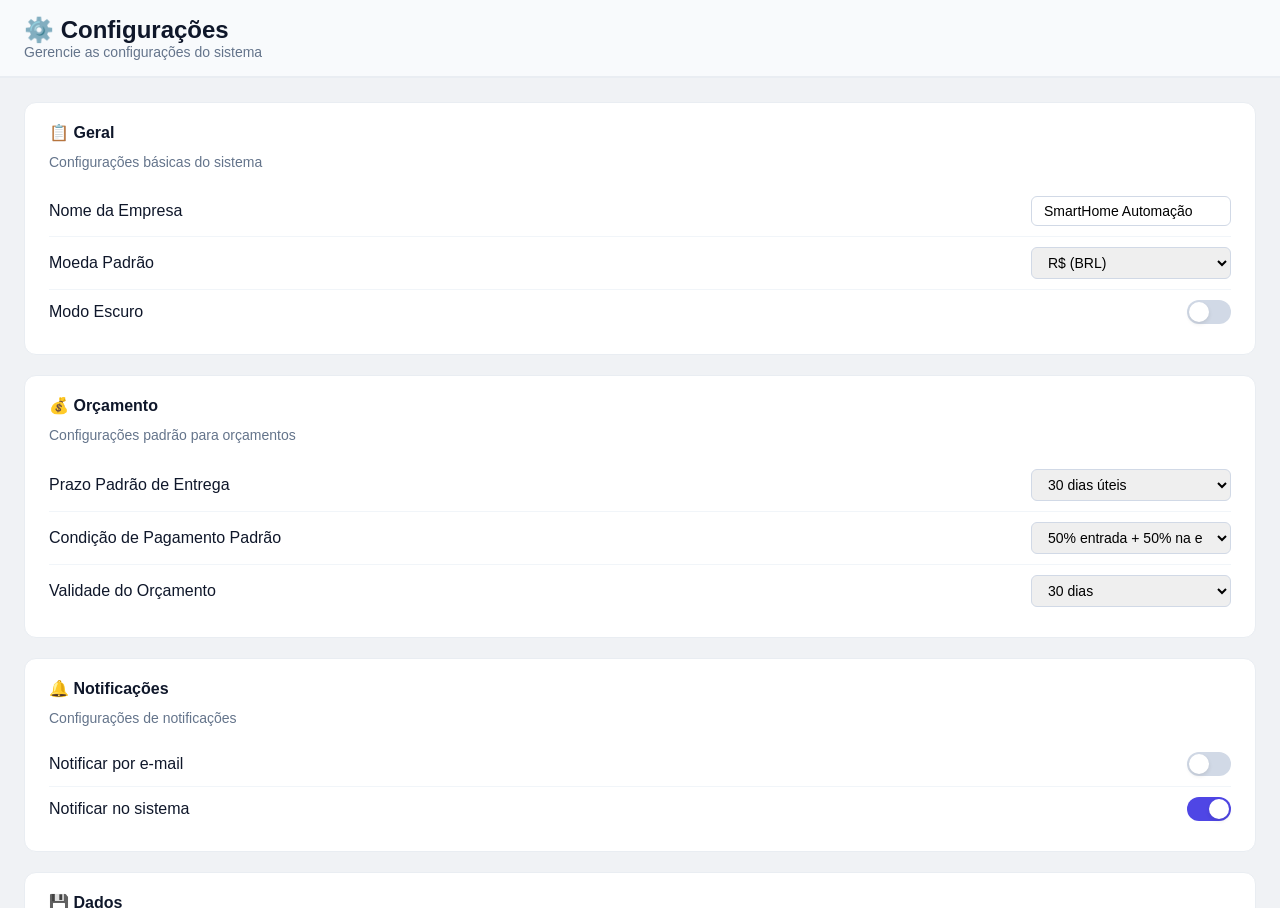
<file: pages/configuracoes.html>
<!DOCTYPE html>
<html lang="pt-BR">
<head>
    <meta charset="UTF-8">
    <meta name="viewport" content="width=device-width, initial-scale=1.0">
    <title>Configurações</title>
    <link rel="stylesheet" href="../css/style.css">
    <style>
        .page-header {
            padding: 16px 24px;
            background: #f8fafc;
            border-bottom: 2px solid #e9edf2;
        }

        .page-header h2 {
            color: #0f172a;
        }

        .page-header p {
            color: #64748b;
            font-size: 14px;
        }

        .page-content {
            padding: 24px;
            overflow-y: auto;
            max-height: calc(100vh - 70px);
        }

        .config-section {
            background: white;
            border: 1px solid #e9edf2;
            border-radius: 12px;
            padding: 20px 24px;
            margin-bottom: 20px;
        }

        .config-section h3 {
            color: #0f172a;
            margin-bottom: 12px;
            font-size: 16px;
            display: flex;
            align-items: center;
            gap: 10px;
        }

        .config-section .desc {
            color: #64748b;
            font-size: 14px;
            margin-bottom: 16px;
        }

        .config-item {
            display: flex;
            justify-content: space-between;
            align-items: center;
            padding: 10px 0;
            border-bottom: 1px solid #f1f5f9;
        }

        .config-item:last-child {
            border-bottom: none;
        }

        .config-item .label {
            font-weight: 500;
            color: #0f172a;
        }

        .config-item .value {
            color: #64748b;
            font-size: 14px;
        }

        .config-item .actions {
            display: flex;
            gap: 8px;
        }

        .switch {
            position: relative;
            width: 44px;
            height: 24px;
            background: #d1d9e6;
            border-radius: 12px;
            cursor: pointer;
            transition: 0.2s;
        }

        .switch.active {
            background: #4f46e5;
        }

        .switch .thumb {
            position: absolute;
            top: 2px;
            left: 2px;
            width: 20px;
            height: 20px;
            background: white;
            border-radius: 50%;
            transition: 0.2s;
            box-shadow: 0 2px 4px rgba(0,0,0,0.1);
        }

        .switch.active .thumb {
            left: 22px;
        }

        .config-input {
            padding: 6px 12px;
            border: 1px solid #d1d9e6;
            border-radius: 6px;
            font-size: 14px;
            width: 200px;
        }

        .config-input:focus {
            outline: none;
            border-color: #4f46e5;
        }

        .danger-zone {
            border: 2px solid #fee2e2;
            background: #fef2f2;
        }

        .danger-zone h3 {
            color: #dc2626;
        }

        @media (max-width: 768px) {
            .config-item {
                flex-direction: column;
                align-items: stretch;
                gap: 8px;
            }

            .config-item .actions {
                justify-content: flex-start;
            }

            .config-input {
                width: 100%;
            }
        }
    </style>
</head>
<body>
    <div class="page-header">
        <h2>⚙️ Configurações</h2>
        <p>Gerencie as configurações do sistema</p>
    </div>

    <div class="page-content">
        <!-- GERAL -->
        <div class="config-section">
            <h3>📋 Geral</h3>
            <div class="desc">Configurações básicas do sistema</div>

            <div class="config-item">
                <span class="label">Nome da Empresa</span>
                <div>
                    <input type="text" class="config-input" id="empresaNome" value="SmartHome Automação" 
                           onchange="salvarConfiguracao('empresaNome', this.value)">
                </div>
            </div>

            <div class="config-item">
                <span class="label">Moeda Padrão</span>
                <div>
                    <select class="config-input" id="moedaPadrao" onchange="salvarConfiguracao('moedaPadrao', this.value)">
                        <option value="BRL">R$ (BRL)</option>
                        <option value="USD">$ (USD)</option>
                        <option value="EUR">€ (EUR)</option>
                    </select>
                </div>
            </div>

            <div class="config-item">
                <span class="label">Modo Escuro</span>
                <div class="switch" id="darkModeSwitch" onclick="toggleDarkMode()">
                    <div class="thumb"></div>
                </div>
            </div>
        </div>

        <!-- ORÇAMENTO -->
        <div class="config-section">
            <h3>💰 Orçamento</h3>
            <div class="desc">Configurações padrão para orçamentos</div>

            <div class="config-item">
                <span class="label">Prazo Padrão de Entrega</span>
                <div>
                    <select class="config-input" id="prazoPadrao" onchange="salvarConfiguracao('prazoPadrao', this.value)">
                        <option value="15">15 dias úteis</option>
                        <option value="20">20 dias úteis</option>
                        <option value="30" selected>30 dias úteis</option>
                        <option value="45">45 dias úteis</option>
                    </select>
                </div>
            </div>

            <div class="config-item">
                <span class="label">Condição de Pagamento Padrão</span>
                <div>
                    <select class="config-input" id="condicaoPadrao" onchange="salvarConfiguracao('condicaoPadrao', this.value)">
                        <option value="50% entrada + 50% na entrega" selected>50% entrada + 50% na entrega</option>
                        <option value="30% entrada + 70% na entrega">30% entrada + 70% na entrega</option>
                        <option value="100% na entrega">100% na entrega</option>
                        <option value="Parcelado em 3x sem juros">Parcelado em 3x sem juros</option>
                        <option value="Parcelado em 6x sem juros">Parcelado em 6x sem juros</option>
                    </select>
                </div>
            </div>

            <div class="config-item">
                <span class="label">Validade do Orçamento</span>
                <div>
                    <select class="config-input" id="validadePadrao" onchange="salvarConfiguracao('validadePadrao', this.value)">
                        <option value="7">7 dias</option>
                        <option value="15">15 dias</option>
                        <option value="30" selected>30 dias</option>
                        <option value="60">60 dias</option>
                        <option value="90">90 dias</option>
                    </select>
                </div>
            </div>
        </div>

        <!-- NOTIFICAÇÕES -->
        <div class="config-section">
            <h3>🔔 Notificações</h3>
            <div class="desc">Configurações de notificações</div>

            <div class="config-item">
                <span class="label">Notificar por e-mail</span>
                <div class="switch" id="notificacaoEmail" onclick="toggleNotificacao('email')">
                    <div class="thumb"></div>
                </div>
            </div>

            <div class="config-item">
                <span class="label">Notificar no sistema</span>
                <div class="switch active" id="notificacaoSistema" onclick="toggleNotificacao('sistema')">
                    <div class="thumb"></div>
                </div>
            </div>
        </div>

        <!-- DADOS -->
        <div class="config-section">
            <h3>💾 Dados</h3>
            <div class="desc">Gerenciamento de dados do sistema</div>

            <div class="config-item">
                <span class="label">Exportar todos os dados</span>
                <div class="actions">
                    <button class="btn btn-primary btn-sm" onclick="exportarTodosDados()">📤 Exportar</button>
                </div>
            </div>

            <div class="config-item">
                <span class="label">Importar dados</span>
                <div class="actions">
                    <input type="file" id="importFile" accept=".json" style="display:none;" onchange="importarDados(event)">
                    <button class="btn btn-outline btn-sm" onclick="document.getElementById('importFile').click()">📂 Importar</button>
                </div>
            </div>
        </div>

        <!-- ZONA DE PERIGO -->
        <div class="config-section danger-zone">
            <h3>⚠️ Zona de Perigo</h3>
            <div class="desc">Ações irreversíveis. Use com cuidado.</div>

            <div class="config-item">
                <span class="label">Limpar todos os dados</span>
                <div class="actions">
                    <button class="btn btn-danger btn-sm" onclick="limparTodosDados()">🗑️ Limpar Tudo</button>
                </div>
            </div>

            <div class="config-item">
                <span class="label">Resetar para padrão</span>
                <div class="actions">
                    <button class="btn btn-warning btn-sm" onclick="resetarPadrao()">🔄 Resetar</button>
                </div>
            </div>
        </div>
    </div>

    <script>
        // ============ CONFIGURAÇÕES ============
        async function salvarConfiguracao(chave, valor) {
            try {
                const app = window.parent.getDadosGlobais();
                await app.db.salvarConfiguracao(chave, { valor });
                window.parent.atualizarStatus(`✅ Configuração "${chave}" salva`);
            } catch (error) {
                console.error('Erro ao salvar configuração:', error);
                window.parent.atualizarStatus('❌ Erro ao salvar configuração');
            }
        }

        // ============ DARK MODE ============
        function toggleDarkMode() {
            const el = document.getElementById('darkModeSwitch');
            el.classList.toggle('active');
            document.body.classList.toggle('dark-mode');
            salvarConfiguracao('darkMode', el.classList.contains('active'));
        }

        // ============ NOTIFICAÇÕES ============
        function toggleNotificacao(tipo) {
            const el = document.getElementById(`notificacao${tipo.charAt(0).toUpperCase() + tipo.slice(1)}`);
            el.classList.toggle('active');
            salvarConfiguracao(`notificacao_${tipo}`, el.classList.contains('active'));
        }

        // ============ EXPORTAR ============
        async function exportarTodosDados() {
            try {
                const app = window.parent.getDadosGlobais();
                const db = app.db;

                const [clientes, produtos, orcamentos, configs] = await Promise.all([
                    db.getClientes(),
                    db.getProdutos(),
                    db.getOrcamentos(),
                    db.getConfiguracoes()
                ]);

                const data = {
                    _exported: true,
                    _timestamp: new Date().toISOString(),
                    _version: '2.0',
                    data: {
                        clients: clientes,
                        products: produtos,
                        budgets: orcamentos,
                        configs: configs
                    }
                };

                const json = JSON.stringify(data, null, 2);
                const blob = new Blob([json], { type: 'application/json' });
                const url = URL.createObjectURL(blob);
                const a = document.createElement('a');
                a.href = url;
                a.download = `backup_dados_${new Date().toISOString().slice(0, 10)}.json`;
                a.click();
                URL.revokeObjectURL(url);

                window.parent.atualizarStatus('📤 Dados exportados com sucesso');
            } catch (error) {
                console.error('Erro ao exportar:', error);
                alert('Erro ao exportar: ' + error.message);
                window.parent.atualizarStatus('❌ Erro ao exportar dados');
            }
        }

        // ============ IMPORTAR ============
        async function importarDados(event) {
            const file = event.target.files[0];
            if (!file) return;

            if (!confirm('Isso irá substituir todos os dados atuais. Deseja continuar?')) return;

            try {
                const text = await file.text();
                const data = JSON.parse(text);

                const app = window.parent.getDadosGlobais();
                const db = app.db;

                // Importar cada coleção
                if (data.data?.clients) {
                    for (const c of data.data.clients) {
                        await db.salvarCliente(c);
                    }
                }

                if (data.data?.products) {
                    for (const p of data.data.products) {
                        await db.salvarProduto(p);
                    }
                }

                if (data.data?.budgets) {
                    for (const o of data.data.budgets) {
                        await db.salvarOrcamento(o);
                    }
                }

                window.parent.atualizarStatus('📂 Dados importados com sucesso');
                alert('Dados importados com sucesso!');
                
                // Recarregar as páginas
                window.parent.navegarPara('dashboard');
            } catch (error) {
                console.error('Erro ao importar:', error);
                alert('Erro ao importar: ' + error.message);
                window.parent.atualizarStatus('❌ Erro ao importar dados');
            }

            event.target.value = '';
        }

        // ============ LIMPAR ============
        async function limparTodosDados() {
            if (!confirm('⚠️ Isso irá DELETAR TODOS os dados. Esta ação é irreversível. Deseja continuar?')) return;
            if (!confirm('Tem certeza absoluta?')) return;

            try {
                const app = window.parent.getDadosGlobais();
                const db = app.db;

                // Deletar todas as coleções
                const [clientes, produtos, orcamentos] = await Promise.all([
                    db.getClientes(),
                    db.getProdutos(),
                    db.getOrcamentos()
                ]);

                for (const c of clientes) await db.deletarCliente(c.id);
                for (const p of produtos) await db.deletarProduto(p.id);
                for (const o of orcamentos) await db.deletarOrcamento(o.id);

                window.parent.atualizarStatus('🗑️ Todos os dados foram removidos');
                alert('Todos os dados foram removidos com sucesso!');
                
                window.parent.navegarPara('dashboard');
            } catch (error) {
                console.error('Erro ao limpar:', error);
                alert('Erro ao limpar: ' + error.message);
                window.parent.atualizarStatus('❌ Erro ao limpar dados');
            }
        }

        // ============ RESETAR ============
        function resetarPadrao() {
            if (!confirm('Isso irá restaurar as configurações padrão. Deseja continuar?')) return;

            // Resetar switches
            document.getElementById('darkModeSwitch').classList.remove('active');
            document.getElementById('notificacaoEmail').classList.remove('active');
            document.getElementById('notificacaoSistema').classList.add('active');

            // Resetar selects
            document.getElementById('empresaNome').value = 'SmartHome Automação';
            document.getElementById('moedaPadrao').value = 'BRL';
            document.getElementById('prazoPadrao').value = '30';
            document.getElementById('condicaoPadrao').value = '50% entrada + 50% na entrega';
            document.getElementById('validadePadrao').value = '30';

            // Salvar todas
            salvarConfiguracao('empresaNome', 'SmartHome Automação');
            salvarConfiguracao('moedaPadrao', 'BRL');
            salvarConfiguracao('prazoPadrao', '30');
            salvarConfiguracao('condicaoPadrao', '50% entrada + 50% na entrega');
            salvarConfiguracao('validadePadrao', '30');
            salvarConfiguracao('darkMode', false);
            salvarConfiguracao('notificacao_email', false);
            salvarConfiguracao('notificacao_sistema', true);

            window.parent.atualizarStatus('🔄 Configurações resetadas para o padrão');
            alert('Configurações resetadas com sucesso!');
        }

        // ============ CARREGAR CONFIGURAÇÕES ============
        async function carregarConfiguracoes() {
            try {
                const app = window.parent.getDadosGlobais();
                const configs = await app.db.getConfiguracoes();

                if (configs.empresaNome) {
                    document.getElementById('empresaNome').value = configs.empresaNome.valor || 'SmartHome Automação';
                }
                if (configs.moedaPadrao) {
                    document.getElementById('moedaPadrao').value = configs.moedaPadrao.valor || 'BRL';
                }
                if (configs.prazoPadrao) {
                    document.getElementById('prazoPadrao').value = configs.prazoPadrao.valor || '30';
                }
                if (configs.condicaoPadrao) {
                    document.getElementById('condicaoPadrao').value = configs.condicaoPadrao.valor || '50% entrada + 50% na entrega';
                }
                if (configs.validadePadrao) {
                    document.getElementById('validadePadrao').value = configs.validadePadrao.valor || '30';
                }
                if (configs.darkMode?.valor) {
                    document.getElementById('darkModeSwitch').classList.add('active');
                }
                if (configs.notificacao_email?.valor) {
                    document.getElementById('notificacaoEmail').classList.add('active');
                }
                if (configs.notificacao_sistema?.valor !== false) {
                    document.getElementById('notificacaoSistema').classList.add('active');
                }

                window.parent.atualizarStatus('✅ Configurações carregadas');
            } catch (error) {
                console.error('Erro ao carregar configurações:', error);
            }
        }

        // ============ INICIALIZAR ============
        carregarConfiguracoes();
    </script>
</body>
</html>
</file>
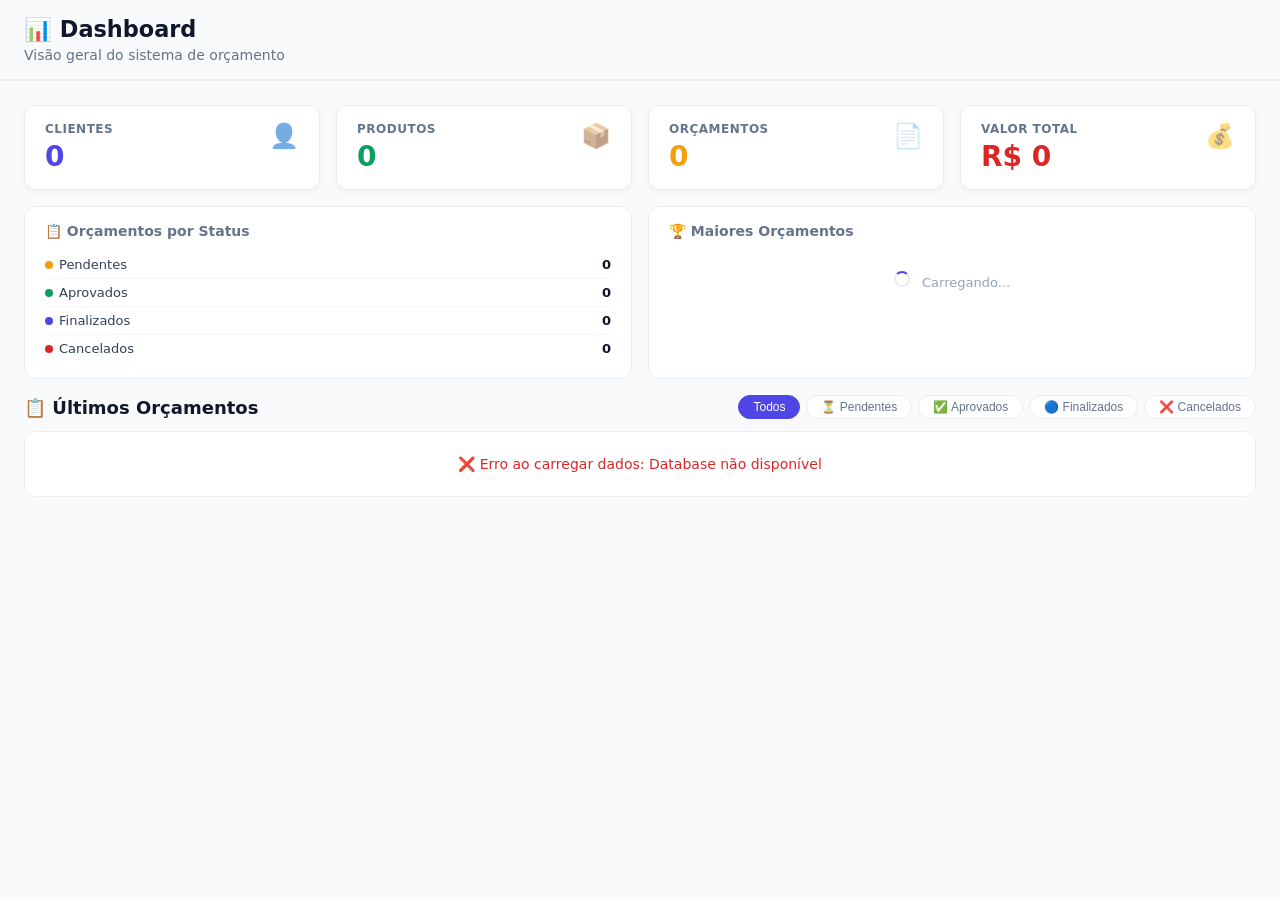
<file: pages/dashboard.html>
<!DOCTYPE html>
<html lang="pt-BR">
<head>
    <meta charset="UTF-8">
    <meta name="viewport" content="width=device-width, initial-scale=1.0">
    <title>Dashboard</title>
    <link rel="stylesheet" href="../css/style.css">
    <style>
        /* ===== RESET E BASE ===== */
        * {
            box-sizing: border-box;
        }

        html, body {
            height: 100%;
            margin: 0;
            padding: 0;
            font-family: 'Inter', system-ui, -apple-system, sans-serif;
            background: #f8fafc;
            transition: background 0.2s;
        }

        /* ===== CONTAINER PRINCIPAL COM ROLAGEM ===== */
        .dashboard-wrapper {
            height: 100vh;
            overflow-y: auto;
            overflow-x: hidden;
            padding-bottom: 20px;
        }

        .dashboard-wrapper::-webkit-scrollbar {
            width: 8px;
        }

        .dashboard-wrapper::-webkit-scrollbar-track {
            background: #f1f5f9;
        }

        .dashboard-wrapper::-webkit-scrollbar-thumb {
            background: #cbd5e1;
            border-radius: 4px;
        }

        .dashboard-wrapper::-webkit-scrollbar-thumb:hover {
            background: #94a3b8;
        }

        /* ===== PAGE HEADER ===== */
        .page-header {
            padding: 16px 24px;
            background: #f8fafc;
            border-bottom: 2px solid #e9edf2;
            position: sticky;
            top: 0;
            z-index: 10;
            backdrop-filter: blur(8px);
            background: rgba(248, 250, 252, 0.95);
        }

        .page-header h2 {
            color: #0f172a;
            margin: 0;
            font-size: 1.4rem;
        }

        .page-header p {
            color: #64748b;
            font-size: 14px;
            margin: 4px 0 0;
        }

        /* ===== GRID CARDS ===== */
        .dashboard-grid {
            display: grid;
            grid-template-columns: repeat(auto-fit, minmax(180px, 1fr));
            gap: 16px;
            padding: 24px 24px 0 24px;
        }

        .card-dashboard {
            background: #ffffff;
            border: 1px solid #e9edf2;
            border-radius: 12px;
            padding: 16px 20px;
            box-shadow: 0 2px 8px rgba(0, 0, 0, 0.04);
            transition: all 0.2s;
            position: relative;
            overflow: hidden;
        }

        .card-dashboard:hover {
            transform: translateY(-4px);
            box-shadow: 0 8px 24px rgba(0, 0, 0, 0.08);
        }

        .card-dashboard .numero {
            font-size: 28px;
            font-weight: 700;
            color: #0f172a;
            margin-top: 4px;
        }

        .card-dashboard .label {
            font-size: 12px;
            color: #64748b;
            text-transform: uppercase;
            letter-spacing: 0.5px;
            font-weight: 600;
        }

        .card-dashboard .icone {
            font-size: 24px;
            opacity: 0.6;
            float: right;
        }

        .card-dashboard .sub-info {
            font-size: 12px;
            color: #94a3b8;
            margin-top: 4px;
        }

        .card-dashboard.primary .numero { color: #4f46e5; }
        .card-dashboard.success .numero { color: #0b9e5e; }
        .card-dashboard.warning .numero { color: #f59e0b; }
        .card-dashboard.danger .numero { color: #dc2626; }
        .card-dashboard.info .numero { color: #0ea5e9; }
        .card-dashboard.purple .numero { color: #8b5cf6; }

        /* ===== GRID 2 COLUNAS ===== */
        .dashboard-grid-dois {
            display: grid;
            grid-template-columns: 1fr 1fr;
            gap: 16px;
            padding: 16px 24px 0 24px;
        }

        .card-status-resumo {
            background: #ffffff;
            border: 1px solid #e9edf2;
            border-radius: 12px;
            padding: 16px 20px;
        }

        .card-status-resumo h3 {
            font-size: 14px;
            color: #64748b;
            font-weight: 600;
            margin-bottom: 12px;
            margin-top: 0;
        }

        .card-status-resumo .status-item {
            display: flex;
            justify-content: space-between;
            padding: 6px 0;
            font-size: 13px;
            border-bottom: 1px solid #f1f5f9;
        }

        .card-status-resumo .status-item:last-child {
            border-bottom: none;
        }

        .card-status-resumo .status-item .label {
            display: flex;
            align-items: center;
            gap: 6px;
            color: #334155;
        }

        .card-status-resumo .status-item .dot {
            width: 8px;
            height: 8px;
            border-radius: 50%;
            display: inline-block;
            flex-shrink: 0;
        }

        .card-status-resumo .status-item .dot.aprovado { background: #0b9e5e; }
        .card-status-resumo .status-item .dot.pendente { background: #f59e0b; }
        .card-status-resumo .status-item .dot.cancelado { background: #dc2626; }
        .card-status-resumo .status-item .dot.finalizado { background: #4f46e5; }

        .card-status-resumo .status-item .count {
            font-weight: 600;
            color: #0f172a;
        }

        /* ===== SEÇÃO ÚLTIMOS ORÇAMENTOS ===== */
        .dashboard-content {
            padding: 16px 24px 24px 24px;
        }

        .dashboard-content .section-header {
            display: flex;
            justify-content: space-between;
            align-items: center;
            margin-bottom: 12px;
            flex-wrap: wrap;
            gap: 8px;
        }

        .dashboard-content .section-header h2 {
            color: #0f172a;
            font-size: 18px;
            margin: 0;
        }

        .dashboard-content .section-header .filtros {
            display: flex;
            gap: 6px;
            flex-wrap: wrap;
        }

        .dashboard-content .section-header .filtros .btn-filtro {
            padding: 4px 14px;
            border: 1px solid #e9edf2;
            border-radius: 20px;
            font-size: 12px;
            background: white;
            cursor: pointer;
            transition: all 0.2s;
            font-family: 'Inter', sans-serif;
            color: #64748b;
        }

        .dashboard-content .section-header .filtros .btn-filtro:hover {
            background: #f1f5f9;
        }

        .dashboard-content .section-header .filtros .btn-filtro.active {
            background: #4f46e5;
            border-color: #4f46e5;
            color: white;
        }

        /* ===== LISTA COM ROLAGEM ===== */
        .lista-ultimos-container {
            background: #ffffff;
            border: 1px solid #e9edf2;
            border-radius: 12px;
            overflow: hidden;
            max-height: 320px;
            overflow-y: auto;
        }

        .lista-ultimos-container::-webkit-scrollbar {
            width: 6px;
        }

        .lista-ultimos-container::-webkit-scrollbar-track {
            background: #f1f5f9;
        }

        .lista-ultimos-container::-webkit-scrollbar-thumb {
            background: #cbd5e1;
            border-radius: 3px;
        }

        .lista-ultimos-container::-webkit-scrollbar-thumb:hover {
            background: #94a3b8;
        }

        .lista-ultimos {
            margin: 0;
            padding: 0;
            list-style: none;
        }

        .lista-ultimos li {
            padding: 12px 16px;
            border-bottom: 1px solid #e9edf2;
            display: flex;
            justify-content: space-between;
            align-items: center;
            font-size: 14px;
            flex-wrap: wrap;
            gap: 8px;
            background: #ffffff;
        }

        .lista-ultimos li:nth-child(even) {
            background: #fafbfc;
        }

        .lista-ultimos li:last-child {
            border-bottom: none;
        }

        .lista-ultimos .cliente {
            font-weight: 500;
            color: #0f172a;
        }

        .lista-ultimos .valor {
            font-weight: 600;
            color: #4f46e5;
            white-space: nowrap;
        }

        .lista-ultimos .data {
            color: #94a3b8;
            font-size: 12px;
        }

        .lista-ultimos .comodos-badge {
            font-size: 11px;
            color: #64748b;
            background: #e9edf2;
            padding: 1px 10px;
            border-radius: 12px;
            margin-left: 4px;
            white-space: nowrap;
        }

        .badge-status {
            display: inline-block;
            padding: 2px 12px;
            border-radius: 40px;
            font-size: 11px;
            font-weight: 500;
            white-space: nowrap;
        }

        .badge-status.aprovado { background: #d1fae5; color: #065f46; }
        .badge-status.pendente { background: #fef3c7; color: #92400e; }
        .badge-status.cancelado { background: #fee2e2; color: #991b1b; }
        .badge-status.finalizado { background: #e0e7ff; color: #3730a3; }

        /* ===== LOADING ===== */
        .loading-spinner {
            display: inline-block;
            width: 16px;
            height: 16px;
            border: 2px solid #e9edf2;
            border-top: 2px solid #4f46e5;
            border-radius: 50%;
            animation: spin 0.8s linear infinite;
            margin-right: 8px;
        }

        @keyframes spin {
            0% { transform: rotate(0deg); }
            100% { transform: rotate(360deg); }
        }

        /* ===== DARK MODE ===== */
        body.dark-mode .dashboard-wrapper::-webkit-scrollbar-track {
            background: #0f172a;
        }

        body.dark-mode .dashboard-wrapper::-webkit-scrollbar-thumb {
            background: #475569;
        }

        body.dark-mode .dashboard-wrapper::-webkit-scrollbar-thumb:hover {
            background: #64748b;
        }

        body.dark-mode .page-header {
            background: rgba(30, 41, 59, 0.95);
            border-color: #334155;
            backdrop-filter: blur(8px);
        }

        body.dark-mode .page-header h2 {
            color: #f1f5f9;
        }

        body.dark-mode .card-dashboard {
            background: #1e293b;
            border-color: #334155;
        }

        body.dark-mode .card-dashboard .numero {
            color: #f1f5f9;
        }

        body.dark-mode .card-dashboard .sub-info {
            color: #64748b;
        }

        body.dark-mode .lista-ultimos-container {
            background: #1e293b;
            border-color: #334155;
        }

        body.dark-mode .lista-ultimos-container::-webkit-scrollbar-track {
            background: #0f172a;
        }

        body.dark-mode .lista-ultimos-container::-webkit-scrollbar-thumb {
            background: #475569;
        }

        body.dark-mode .lista-ultimos-container::-webkit-scrollbar-thumb:hover {
            background: #64748b;
        }

        body.dark-mode .lista-ultimos li {
            background: #1e293b;
            border-color: #334155;
            color: #f1f5f9;
        }

        body.dark-mode .lista-ultimos li:nth-child(even) {
            background: #162033;
        }

        body.dark-mode .lista-ultimos .cliente {
            color: #f1f5f9;
        }

        body.dark-mode .lista-ultimos .comodos-badge {
            background: #334155;
            color: #94a3b8;
        }

        body.dark-mode .badge-status.aprovado {
            background: #065f46;
            color: #d1fae5;
        }

        body.dark-mode .badge-status.pendente {
            background: #92400e;
            color: #fef3c7;
        }

        body.dark-mode .badge-status.cancelado {
            background: #991b1b;
            color: #fee2e2;
        }

        body.dark-mode .badge-status.finalizado {
            background: #3730a3;
            color: #e0e7ff;
        }

        body.dark-mode .card-status-resumo {
            background: #1e293b;
            border-color: #334155;
        }

        body.dark-mode .card-status-resumo h3 {
            color: #94a3b8;
        }

        body.dark-mode .card-status-resumo .status-item {
            border-color: #334155;
        }

        body.dark-mode .card-status-resumo .status-item .label {
            color: #cbd5e1;
        }

        body.dark-mode .card-status-resumo .status-item .count {
            color: #f1f5f9;
        }

        body.dark-mode .dashboard-content .section-header .filtros .btn-filtro {
            background: #1e293b;
            border-color: #334155;
            color: #94a3b8;
        }

        body.dark-mode .dashboard-content .section-header .filtros .btn-filtro.active {
            background: #4f46e5;
            border-color: #4f46e5;
            color: white;
        }

        body.dark-mode .dashboard-content .section-header h2 {
            color: #f1f5f9;
        }

        /* ===== RESPONSIVIDADE ===== */
        @media (max-width: 992px) {
            .dashboard-grid-dois {
                grid-template-columns: 1fr 1fr;
            }
        }

        @media (max-width: 768px) {
            .page-header {
                padding: 12px 16px;
            }
            .page-header h2 {
                font-size: 1.2rem;
            }

            .dashboard-grid {
                grid-template-columns: 1fr 1fr;
                padding: 16px 16px 0 16px;
                gap: 12px;
            }

            .card-dashboard .numero {
                font-size: 22px;
            }

            .dashboard-grid-dois {
                grid-template-columns: 1fr;
                padding: 12px 16px 0 16px;
            }

            .dashboard-content {
                padding: 12px 16px 16px 16px;
            }

            .dashboard-content .section-header {
                flex-direction: column;
                align-items: flex-start;
            }

            .lista-ultimos-container {
                max-height: 280px;
            }

            .lista-ultimos li {
                flex-direction: column;
                align-items: flex-start;
                gap: 4px;
            }

            .lista-ultimos .valor {
                align-self: flex-end;
                font-size: 16px;
            }
        }

        @media (max-width: 480px) {
            .dashboard-grid {
                grid-template-columns: 1fr;
                padding: 12px 12px 0 12px;
                gap: 10px;
            }

            .card-dashboard {
                padding: 12px 16px;
            }

            .card-dashboard .numero {
                font-size: 20px;
            }

            .dashboard-grid-dois {
                padding: 10px 12px 0 12px;
            }

            .dashboard-content {
                padding: 10px 12px 12px 12px;
            }

            .dashboard-content .section-header .filtros .btn-filtro {
                font-size: 11px;
                padding: 3px 10px;
            }

            .lista-ultimos-container {
                max-height: 240px;
            }

            .lista-ultimos li {
                font-size: 13px;
                padding: 10px 12px;
            }

            .badge-status {
                font-size: 10px;
                padding: 1px 8px;
            }

            .lista-ultimos .comodos-badge {
                font-size: 10px;
                padding: 0 8px;
            }

            .dashboard-wrapper {
                height: 100vh;
                overflow-y: auto;
            }
        }
    </style>
</head>
<body>
    <div class="dashboard-wrapper">
        <div class="page-header">
            <h2>📊 Dashboard</h2>
            <p>Visão geral do sistema de orçamento</p>
        </div>

        <!-- Cards Principais -->
        <div class="dashboard-grid" id="dashboardStats">
            <div class="card-dashboard primary">
                <span class="icone">👤</span>
                <div class="label">Clientes</div>
                <div class="numero" id="totalClientes">0</div>
            </div>
            <div class="card-dashboard success">
                <span class="icone">📦</span>
                <div class="label">Produtos</div>
                <div class="numero" id="totalProdutos">0</div>
            </div>
            <div class="card-dashboard warning">
                <span class="icone">📄</span>
                <div class="label">Orçamentos</div>
                <div class="numero" id="totalOrcamentos">0</div>
            </div>
            <div class="card-dashboard danger">
                <span class="icone">💰</span>
                <div class="label">Valor Total</div>
                <div class="numero" id="valorTotal">R$ 0</div>
            </div>
        </div>

        <!-- Resumo por Status + Maiores Orçamentos -->
        <div class="dashboard-grid-dois">
            <div class="card-status-resumo">
                <h3>📋 Orçamentos por Status</h3>
                <div id="statusResumo">
                    <div class="status-item">
                        <span class="label"><span class="dot pendente"></span> Pendentes</span>
                        <span class="count" id="statusPendente">0</span>
                    </div>
                    <div class="status-item">
                        <span class="label"><span class="dot aprovado"></span> Aprovados</span>
                        <span class="count" id="statusAprovado">0</span>
                    </div>
                    <div class="status-item">
                        <span class="label"><span class="dot finalizado"></span> Finalizados</span>
                        <span class="count" id="statusFinalizado">0</span>
                    </div>
                    <div class="status-item">
                        <span class="label"><span class="dot cancelado"></span> Cancelados</span>
                        <span class="count" id="statusCancelado">0</span>
                    </div>
                </div>
            </div>

            <div class="card-status-resumo">
                <h3>🏆 Maiores Orçamentos</h3>
                <div id="maioresOrcamentos">
                    <div style="text-align:center;color:#94a3b8;padding:20px;font-size:13px;">
                        <span class="loading-spinner"></span> Carregando...
                    </div>
                </div>
            </div>
        </div>

        <!-- Últimos Orçamentos com barra de rolagem -->
        <div class="dashboard-content">
            <div class="section-header">
                <h2>📋 Últimos Orçamentos</h2>
                <div class="filtros" id="filtrosStatus">
                    <button class="btn-filtro active" data-status="todos" onclick="filtrarOrcamentos('todos')">Todos</button>
                    <button class="btn-filtro" data-status="pendente" onclick="filtrarOrcamentos('pendente')">⏳ Pendentes</button>
                    <button class="btn-filtro" data-status="aprovado" onclick="filtrarOrcamentos('aprovado')">✅ Aprovados</button>
                    <button class="btn-filtro" data-status="finalizado" onclick="filtrarOrcamentos('finalizado')">🔵 Finalizados</button>
                    <button class="btn-filtro" data-status="cancelado" onclick="filtrarOrcamentos('cancelado')">❌ Cancelados</button>
                </div>
            </div>
            <div class="lista-ultimos-container">
                <ul class="lista-ultimos" id="ultimosOrcamentos">
                    <li style="text-align: center; color: #94a3b8; padding: 24px; justify-content: center;">
                        <span class="loading-spinner"></span> Carregando...
                    </li>
                </ul>
            </div>
        </div>
    </div>

    <script>
        // ============ VARIÁVEIS GLOBAIS ============
        let todosOrcamentos = [];
        let orcamentosFiltrados = [];
        let filtroAtual = 'todos';

        // ============ ACESSO AO DB ============
        function getDb() {
            try {
                if (window.parent && window.parent.getParentDb) {
                    return window.parent.getParentDb();
                }
                if (window.parent && window.parent.getDadosGlobais) {
                    return window.parent.getDadosGlobais().db;
                }
                if (window.db) {
                    return window.db;
                }
                return null;
            } catch (error) {
                console.error('Erro ao acessar database:', error);
                return null;
            }
        }

        // ============ FORMATADORES ============
        function fmtBRL(v) {
            return 'R$ ' + Number(v || 0).toFixed(2).replace('.', ',').replace(/\B(?=(\d{3})+(?!\d))/g, '.');
        }

        function fmtDate(dateString) {
            if (!dateString) return '-';
            try {
                return new Date(dateString).toLocaleDateString('pt-BR');
            } catch {
                return '-';
            }
        }

        function getStatusLabel(status) {
            const labels = {
                'aprovado': '✅ Aprovado',
                'pendente': '⏳ Pendente',
                'cancelado': '❌ Cancelado',
                'finalizado': '🔵 Finalizado'
            };
            return labels[status] || status || 'Pendente';
        }

        function getStatusClass(status) {
            const classes = {
                'aprovado': 'aprovado',
                'pendente': 'pendente',
                'cancelado': 'cancelado',
                'finalizado': 'finalizado'
            };
            return classes[status] || 'pendente';
        }

        // ============ CARREGAR DASHBOARD ============
        async function carregarDashboard() {
            try {
                const db = getDb();
                if (!db) throw new Error('Database não disponível');

                console.log('📊 Carregando dashboard...');

                const [clientes, produtos, orcamentos] = await Promise.all([
                    db.getClientes(),
                    db.getProdutos(),
                    carregarOrcamentosComStatus(db)
                ]);

                todosOrcamentos = orcamentos;
                orcamentosFiltrados = [...todosOrcamentos];

                // ===== CARDS =====
                document.getElementById('totalClientes').textContent = clientes.length;
                document.getElementById('totalProdutos').textContent = produtos.length;
                document.getElementById('totalOrcamentos').textContent = orcamentos.length;

                let totalGeral = 0;
                orcamentos.forEach(orc => {
                    if (orc.valorTotal) totalGeral += orc.valorTotal;
                });
                document.getElementById('valorTotal').textContent = fmtBRL(totalGeral);

                // ===== STATUS RESUME =====
                const statusCount = { pendente: 0, aprovado: 0, finalizado: 0, cancelado: 0 };
                orcamentos.forEach(orc => {
                    const status = orc.status || 'pendente';
                    if (statusCount[status] !== undefined) statusCount[status]++;
                });

                document.getElementById('statusPendente').textContent = statusCount.pendente;
                document.getElementById('statusAprovado').textContent = statusCount.aprovado;
                document.getElementById('statusFinalizado').textContent = statusCount.finalizado;
                document.getElementById('statusCancelado').textContent = statusCount.cancelado;

                // ===== MAIORES ORÇAMENTOS =====
                carregarMaioresOrcamentos(orcamentos);

                // ===== ÚLTIMOS ORÇAMENTOS =====
                aplicarFiltro();

                if (window.parent && window.parent.atualizarStatus) {
                    window.parent.atualizarStatus(`✅ Dashboard atualizado: ${clientes.length} clientes, ${produtos.length} produtos, ${orcamentos.length} orçamentos`);
                }

                console.log('✅ Dashboard carregado com sucesso');

            } catch (error) {
                console.error('❌ Erro ao carregar dashboard:', error);
                document.getElementById('ultimosOrcamentos').innerHTML = `
                    <li style="text-align: center; color: #dc2626; padding: 24px; justify-content: center;">
                        ❌ Erro ao carregar dados: ${error.message}
                    </li>
                `;
            }
        }

        // ============ CARREGAR ORÇAMENTOS COM STATUS ============
        async function carregarOrcamentosComStatus(db) {
            try {
                const clientes = await db.getClientes();
                const orcamentos = [];

                for (const cliente of clientes) {
                    const data = await db.getOrcamentoComodo(cliente.id);
                    if (data && Object.keys(data).length > 0) {
                        let total = 0;
                        let itens = 0;
                        const comodosSet = new Set();

                        Object.values(data).forEach(entry => {
                            if (entry && entry.qtd > 0) {
                                total += (entry.qtd || 0) * (entry.preco || 0);
                                itens += entry.qtd || 0;
                                if (entry.comodo) comodosSet.add(entry.comodo);
                            }
                        });

                        if (total > 0) {
                            let status = 'pendente';
                            try {
                                const orcStatus = await db.getOrcamentoStatus(cliente.id);
                                if (orcStatus && orcStatus.status) {
                                    status = orcStatus.status;
                                }
                            } catch (e) { /* ignora */ }

                            orcamentos.push({
                                clienteId: cliente.id,
                                clienteNome: cliente.nome || 'Cliente sem nome',
                                valorTotal: total,
                                itens: itens,
                                comodos: comodosSet.size,
                                status: status,
                                dataCriacao: new Date().toISOString(),
                                dataAtualizacao: new Date().toISOString()
                            });
                        }
                    }
                }

                orcamentos.sort((a, b) => new Date(b.dataCriacao) - new Date(a.dataCriacao));
                return orcamentos;
            } catch (error) {
                console.error('❌ Erro ao carregar orçamentos:', error);
                return [];
            }
        }

        // ============ CARREGAR MAIORES ORÇAMENTOS ============
        function carregarMaioresOrcamentos(orcamentos) {
            const container = document.getElementById('maioresOrcamentos');

            if (!orcamentos || orcamentos.length === 0) {
                container.innerHTML = `
                    <div style="text-align:center;color:#94a3b8;padding:20px;font-size:13px;">
                        📭 Nenhum orçamento encontrado.
                    </div>
                `;
                return;
            }

            const top5 = [...orcamentos]
                .sort((a, b) => (b.valorTotal || 0) - (a.valorTotal || 0))
                .slice(0, 5);

            container.innerHTML = top5.map((orc, index) => `
                <div class="status-item">
                    <span class="label">
                        <span>${index + 1}. ${orc.clienteNome || 'Cliente'}</span>
                        <span style="font-size:11px;color:#94a3b8;margin-left:4px;">
                            (${orc.comodos || 0} cômodos)
                        </span>
                    </span>
                    <span class="count">${fmtBRL(orc.valorTotal || 0)}</span>
                </div>
            `).join('');
        }

        // ============ FILTRAR ORÇAMENTOS ============
        function filtrarOrcamentos(status) {
            filtroAtual = status;
            document.querySelectorAll('.btn-filtro').forEach(btn => {
                btn.classList.toggle('active', btn.dataset.status === status);
            });
            aplicarFiltro();
        }

        function aplicarFiltro() {
            const lista = document.getElementById('ultimosOrcamentos');

            if (filtroAtual === 'todos') {
                orcamentosFiltrados = [...todosOrcamentos];
            } else {
                orcamentosFiltrados = todosOrcamentos.filter(o => o.status === filtroAtual);
            }

            if (orcamentosFiltrados.length === 0) {
                const msg = filtroAtual === 'todos' ? 'Nenhum orçamento cadastrado ainda.' : 
                    `Nenhum orçamento ${filtroAtual} encontrado.`;
                lista.innerHTML = `
                    <li style="text-align: center; color: #94a3b8; padding: 24px; justify-content: center;">
                        📭 ${msg}
                    </li>
                `;
                return;
            }

            const ultimos = orcamentosFiltrados.slice(0, 10);
            lista.innerHTML = ultimos.map(orc => `
                <li>
                    <span>
                        <span class="cliente">${orc.clienteNome || 'Cliente não definido'}</span>
                        <span class="data">${fmtDate(orc.dataCriacao)}</span>
                        <span class="badge-status ${getStatusClass(orc.status)}">${getStatusLabel(orc.status)}</span>
                        <span class="comodos-badge">🏠 ${orc.comodos || 0}</span>
                        <span class="comodos-badge">📦 ${orc.itens || 0}</span>
                    </span>
                    <span class="valor">${fmtBRL(orc.valorTotal || 0)}</span>
                </li>
            `).join('');
        }

        // ============ ESCUTAR MUDANÇAS ============
        function escutarMudancas() {
            try {
                const db = getDb();
                if (!db) return;

                const ref = db.database.ref('orcamentos_comodo');
                ref.on('value', () => {
                    console.log('🔄 Mudança detectada em orcamentos_comodo, recarregando...');
                    carregarDashboard();
                });

                const refStatus = db.database.ref('orcamentos_status');
                refStatus.on('value', () => {
                    console.log('🔄 Mudança detectada em orcamentos_status, recarregando...');
                    carregarDashboard();
                });

                console.log('👂 Escutando mudanças no Firebase...');
            } catch (error) {
                console.error('❌ Erro ao configurar escuta:', error);
            }
        }

        // ============ INICIALIZAR ============
        document.addEventListener('DOMContentLoaded', function() {
            const isDark = localStorage.getItem('darkMode') === 'true';
            if (isDark) {
                document.body.classList.add('dark-mode');
            }

            carregarDashboard();

            setTimeout(() => {
                escutarMudancas();
            }, 2000);

            setInterval(carregarDashboard, 30000);
        });
    </script>
</body>
</html>
</file>
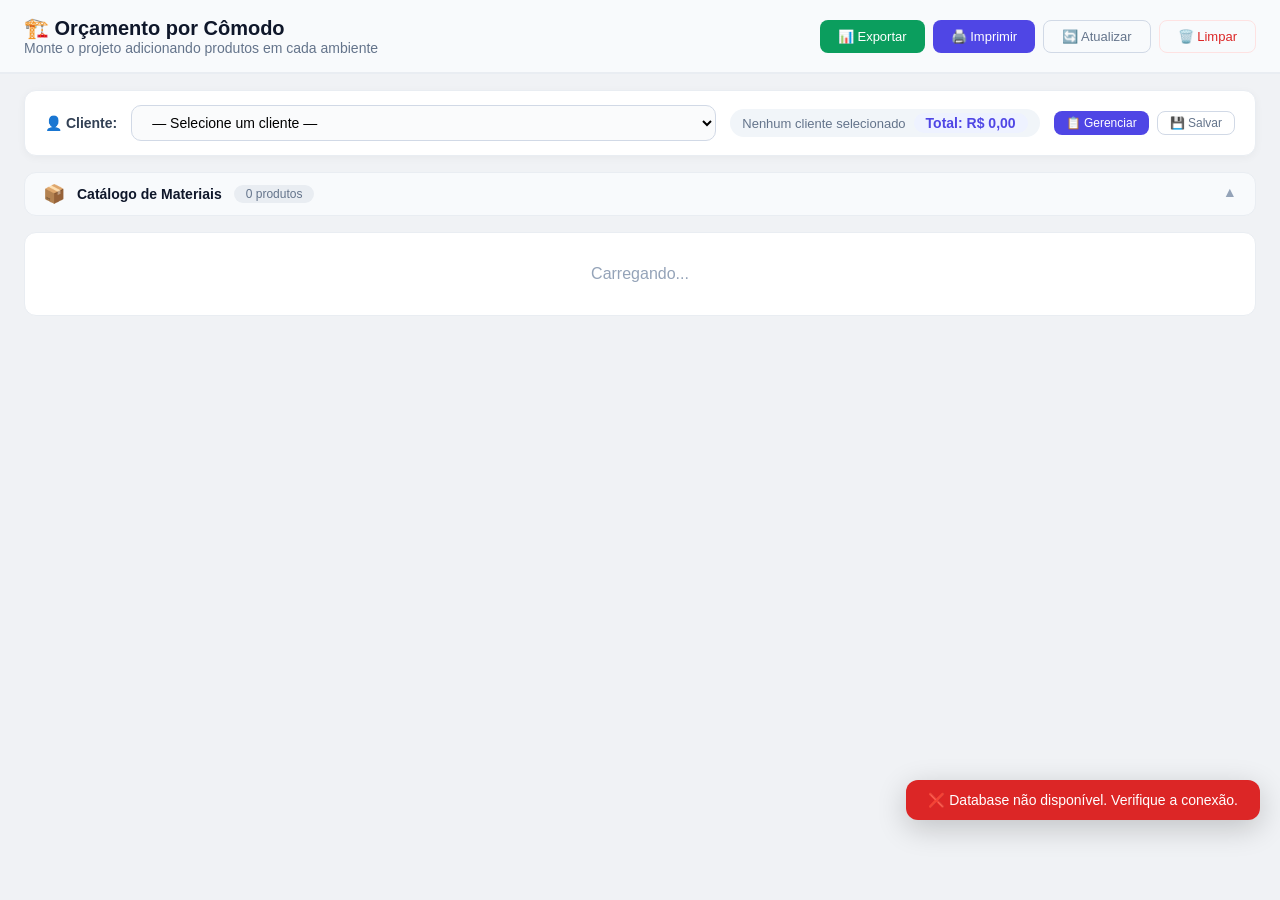
<file: pages/orcamento-comodo.html>
<!DOCTYPE html>
<html lang="pt-BR">
<head>
    <meta charset="UTF-8">
    <meta name="viewport" content="width=device-width, initial-scale=1.0">
    <title>Orçamento por Cômodo</title>
    <link rel="stylesheet" href="../css/style.css">
    <style>
        /* ===== LAYOUT ===== */
        .page-header {
            padding: 16px 24px;
            background: #f8fafc;
            border-bottom: 2px solid #e9edf2;
            display: flex;
            justify-content: space-between;
            align-items: center;
            flex-wrap: wrap;
            gap: 12px;
            position: sticky;
            top: 0;
            z-index: 100;
        }
        .page-header h2 { color: #0f172a; font-size: 20px; }
        .page-header p  { color: #64748b; font-size: 14px; }

        .page-content {
            padding: 16px 24px 24px;
            overflow-y: auto;
            max-height: calc(100vh - 70px);
        }

        /* ===== SELEÇÃO DE CLIENTE ===== */
        .selecao-cliente {
            background: #ffffff;
            padding: 14px 20px;
            border-radius: 12px;
            margin-bottom: 16px;
            border: 1px solid #e9edf2;
            display: flex;
            flex-wrap: wrap;
            align-items: center;
            gap: 14px;
            box-shadow: 0 2px 8px rgba(0,0,0,0.04);
        }
        .selecao-cliente label { 
            font-weight: 600; 
            color: #334155; 
            font-size: 14px; 
            display: flex; 
            align-items: center; 
            gap: 6px; 
        }
        .selecao-cliente select {
            padding: 8px 16px; 
            border: 1.5px solid #d1d9e6; 
            border-radius: 10px;
            font-size: 14px; 
            min-width: 220px; 
            flex: 1; 
            background: #fafbfc; 
            transition: border-color 0.2s;
        }
        .selecao-cliente select:focus { 
            outline: none; 
            border-color: #4f46e5; 
            background: white; 
        }
        .selecao-cliente .cliente-info { 
            font-size: 13px; 
            color: #64748b; 
            padding: 4px 12px; 
            background: #f1f5f9; 
            border-radius: 20px; 
            display: flex;
            align-items: center;
            gap: 8px;
            flex-wrap: wrap;
        }
        .selecao-cliente .cliente-info .total-cliente {
            font-weight: 700;
            color: #4f46e5;
            font-size: 14px;
            background: #eef2ff;
            padding: 2px 12px;
            border-radius: 16px;
            white-space: nowrap;
        }
        .selecao-cliente .cliente-info .total-cliente .valor {
            font-weight: 800;
        }
        .acoes-rapidas { 
            display: flex; 
            gap: 8px; 
            flex-wrap: wrap; 
            margin-left: auto; 
        }

        /* ===== CATÁLOGO ===== */
        .catalogo-toggle {
            background: #f8fafc; 
            border: 1px solid #e9edf2; 
            border-radius: 12px;
            padding: 10px 18px; 
            margin-bottom: 16px; 
            display: flex;
            justify-content: space-between; 
            align-items: center;
            cursor: pointer; 
            transition: all 0.2s; 
            user-select: none;
        }
        .catalogo-toggle:hover { background: #f1f5f9; border-color: #cbd5e1; }
        .catalogo-toggle .left { display: flex; align-items: center; gap: 12px; }
        .catalogo-toggle .left .icone { font-size: 18px; }
        .catalogo-toggle .left h4 { font-size: 14px; font-weight: 600; color: #0f172a; }
        .catalogo-toggle .left .badge { font-size: 12px; color: #64748b; background: #e9edf2; padding: 2px 12px; border-radius: 12px; }
        .catalogo-toggle .toggle-icon { color: #94a3b8; font-size: 14px; transition: transform 0.2s; }
        .catalogo-toggle .toggle-icon.open { transform: rotate(180deg); }

        .catalogo-body {
            background: #ffffff; 
            border: 1px solid #e9edf2; 
            border-radius: 12px;
            padding: 12px 16px; 
            margin-bottom: 16px; 
            max-height: 300px; 
            overflow-y: auto;
        }
        .catalogo-body.collapsed { display: none; }

        .item-catalogo {
            display: flex; 
            justify-content: space-between; 
            align-items: center;
            padding: 7px 10px; 
            border-bottom: 1px solid #f1f5f9; 
            gap: 10px;
            border-radius: 6px; 
            transition: background 0.15s;
        }
        .item-catalogo:hover { background: #f8fafc; }
        .item-catalogo:last-child { border-bottom: none; }
        .item-catalogo .info { display: flex; align-items: center; gap: 10px; flex: 1; min-width: 0; }
        .item-catalogo .info .dot { width: 10px; height: 10px; border-radius: 50%; flex-shrink: 0; }
        .item-catalogo .info .nome { font-size: 13px; color: #0f172a; font-weight: 500; }
        .item-catalogo .info .detalhe { font-size: 11px; color: #94a3b8; }
        .item-catalogo .info .detalhe .marca { background: #f1f5f9; padding: 1px 8px; border-radius: 8px; }
        .item-catalogo .acoes-catalogo { display: flex; align-items: center; gap: 8px; }
        .item-catalogo .acoes-catalogo .preco { font-size: 12px; color: #64748b; min-width: 60px; text-align: right; }
        .btn-add-catalogo {
            padding: 3px 12px; 
            border: none; 
            background: #4f46e5; 
            color: white;
            border-radius: 6px; 
            font-size: 12px; 
            font-weight: 600; 
            cursor: pointer; 
            transition: all 0.2s;
        }
        .btn-add-catalogo:hover { background: #4338ca; }

        /* ===== CÔMODOS ===== */
        .comodo-card {
            background: #ffffff; 
            border: 1px solid #e9edf2; 
            border-radius: 14px;
            margin-bottom: 14px; 
            overflow: hidden; 
            transition: all 0.25s ease;
            box-shadow: 0 2px 8px rgba(0,0,0,0.03);
        }
        .comodo-card:hover { border-color: #cbd5e1; box-shadow: 0 4px 16px rgba(0,0,0,0.06); }

        .comodo-header {
            padding: 12px 18px; 
            background: #fafbfc; 
            display: flex;
            justify-content: space-between; 
            align-items: center;
            cursor: pointer; 
            border-bottom: 1px solid #e9edf2; 
            transition: background 0.2s; 
            user-select: none;
        }
        .comodo-header:hover { background: #f1f5f9; }
        .comodo-header .left { display: flex; align-items: center; gap: 12px; }
        .comodo-header .left .icone-comodo { font-size: 20px; opacity: 0.7; }
        .comodo-header h3 { font-size: 15px; font-weight: 600; color: #0f172a; }
        .comodo-header .badge-itens { font-size: 12px; color: #94a3b8; background: #f1f5f9; padding: 2px 12px; border-radius: 12px; }
        .comodo-header .right { display: flex; align-items: center; gap: 12px; }
        .comodo-header .total-comodo { font-weight: 700; color: #4f46e5; font-size: 15px; min-width: 90px; text-align: right; }
        .comodo-header .toggle-icon { color: #94a3b8; font-size: 14px; transition: transform 0.2s; }
        .comodo-header .toggle-icon.open { transform: rotate(180deg); }

        .comodo-body { padding: 8px 18px 16px; }
        .comodo-body.collapsed { display: none; }

        /* ===== LINHAS DE ITEM ===== */
        .item-linha {
            display: flex; 
            justify-content: space-between; 
            align-items: center;
            padding: 9px 10px; 
            border-bottom: 1px solid #f1f5f9; 
            gap: 12px;
            border-radius: 8px; 
            transition: background 0.15s;
        }
        .item-linha:hover { background: #f8fafc; }
        .item-linha:last-of-type { border-bottom: none; }

        .item-info { display: flex; align-items: center; gap: 10px; flex: 1; min-width: 0; }
        .item-info .dot { width: 13px; height: 13px; border-radius: 50%; flex-shrink: 0; border: 1px solid rgba(0,0,0,0.06); }
        .item-info .nome { font-weight: 500; font-size: 13px; color: #0f172a; }
        .item-info .detalhe { font-size: 11px; color: #94a3b8; margin-left: 4px; }
        .item-info .detalhe .marca { background: #f1f5f9; padding: 1px 8px; border-radius: 8px; }

        .item-actions { display: flex; align-items: center; gap: 8px; flex-shrink: 0; }
        .preco-unit { font-size: 12px; color: #64748b; min-width: 70px; text-align: right; }

        .qtd-control { display: flex; align-items: center; gap: 2px; background: #f1f5f9; border-radius: 8px; padding: 2px 3px; }
        .qtd-control button {
            width: 26px; 
            height: 26px; 
            border: none; 
            background: transparent; 
            border-radius: 6px;
            font-size: 16px; 
            font-weight: 700; 
            cursor: pointer; 
            color: #64748b;
            transition: all 0.15s; 
            display: flex; 
            align-items: center; 
            justify-content: center;
        }
        .qtd-control button:hover { background: #e2e8f0; color: #0f172a; }
        .qtd-control button:active { transform: scale(0.9); }
        .qtd-value { width: 30px; text-align: center; font-weight: 700; font-size: 14px; color: #0f172a; }

        .total-item { font-weight: 600; color: #4f46e5; min-width: 80px; text-align: right; font-size: 14px; }
        .btn-remover {
            border: none; 
            background: transparent; 
            color: #94a3b8;
            cursor: pointer; 
            padding: 4px 6px; 
            border-radius: 6px; 
            transition: all 0.2s; 
            font-size: 15px;
        }
        .btn-remover:hover { color: #dc2626; background: #fef2f2; }

        /* ===== ÁREA ADICIONAR ITEM ===== */
        .add-item-area {
            padding: 10px 8px 4px; 
            display: flex; 
            gap: 8px; 
            flex-wrap: wrap; 
            align-items: center;
            border-top: 1px dashed #e9edf2; 
            margin-top: 8px;
        }
        .add-item-area label { font-size: 12px; color: #64748b; font-weight: 500; white-space: nowrap; }
        .add-item-area select {
            padding: 6px 12px; 
            border: 1.5px solid #d1d9e6; 
            border-radius: 8px;
            font-size: 13px; 
            flex: 1; 
            min-width: 160px; 
            background: #fafbfc; 
            transition: border-color 0.2s;
        }
        .add-item-area select:focus { outline: none; border-color: #4f46e5; background: white; }
        .btn-add-item {
            padding: 6px 16px; 
            border: none; 
            background: #4f46e5; 
            color: white; 
            border-radius: 8px;
            font-size: 13px; 
            font-weight: 500; 
            cursor: pointer; 
            transition: all 0.2s;
            display: flex; 
            align-items: center; 
            gap: 5px; 
            white-space: nowrap;
        }
        .btn-add-item:hover { background: #4338ca; box-shadow: 0 4px 12px rgba(79,70,229,0.25); }

        /* ===== TOTAL GERAL - FIXO NO FINAL ===== */
        .total-geral-box {
            background: linear-gradient(135deg, #4f46e5 0%, #7c3aed 100%);
            color: white; 
            padding: 18px 28px; 
            border-radius: 14px;
            display: flex; 
            justify-content: space-between; 
            align-items: center;
            flex-wrap: wrap; 
            gap: 14px; 
            margin-top: 20px;
            box-shadow: 0 8px 30px rgba(79,70,229,0.25);
        }
        .total-geral-box .label { font-size: 14px; opacity: 0.85; font-weight: 500; }
        .total-geral-box .valor { font-size: 28px; font-weight: 800; }
        .total-geral-box .detalhes { display: flex; gap: 16px; font-size: 13px; opacity: 0.8; flex-wrap: wrap; }

        /* ===== ESTADO VAZIO ===== */
        .empty-state { text-align: center; padding: 48px 20px; color: #94a3b8; }
        .empty-state .icone { font-size: 48px; margin-bottom: 16px; opacity: 0.5; }
        .empty-state h3 { font-size: 18px; color: #64748b; margin-bottom: 8px; }
        .empty-state p { font-size: 14px; }

        /* ===== MODAL ===== */
        .modal-overlay {
            display: none; 
            position: fixed; 
            inset: 0; 
            background: rgba(0,0,0,0.4);
            z-index: 9000; 
            align-items: center; 
            justify-content: center;
        }
        .modal-overlay.active { display: flex; }

        .modal-box {
            background: white; 
            border-radius: 16px; 
            padding: 24px;
            width: 360px; 
            max-width: 95vw;
            box-shadow: 0 20px 60px rgba(0,0,0,0.2);
            animation: modalFade 0.2s ease;
        }
        .modal-box h3 { font-size: 17px; color: #0f172a; margin-bottom: 14px; }
        .produto-info-modal {
            background: #f8fafc; 
            padding: 10px 14px; 
            border-radius: 8px;
            margin-bottom: 14px; 
            display: flex; 
            align-items: center; 
            gap: 10px;
        }
        .produto-info-modal .dot-modal { width: 14px; height: 14px; border-radius: 50%; flex-shrink: 0; }
        .produto-info-modal .nome-modal { font-weight: 600; color: #0f172a; font-size: 14px; flex: 1; }
        .produto-info-modal .preco-modal { color: #4f46e5; font-weight: 600; font-size: 14px; }

        .form-group { margin-bottom: 14px; }
        .form-group label { display: block; margin-bottom: 4px; font-size: 13px; font-weight: 500; color: #334155; }
        .form-group select, .form-group input {
            width: 100%; 
            padding: 8px 14px; 
            border: 1.5px solid #d1d9e6;
            border-radius: 8px; 
            font-size: 14px; 
            background: #fafbfc; 
            box-sizing: border-box;
        }
        .form-group select:focus, .form-group input:focus { outline: none; border-color: #4f46e5; background: white; }

        .modal-actions { display: flex; gap: 12px; justify-content: flex-end; margin-top: 16px; padding-top: 14px; border-top: 1px solid #e9edf2; }

        @keyframes modalFade {
            from { opacity: 0; transform: scale(0.95) translateY(10px); }
            to   { opacity: 1; transform: scale(1) translateY(0); }
        }

        /* ===== TOAST ===== */
        .toast {
            position: fixed; 
            bottom: 80px; 
            right: 20px; 
            padding: 12px 22px;
            border-radius: 12px; 
            font-size: 14px; 
            font-family: 'Inter', sans-serif;
            box-shadow: 0 8px 30px rgba(0,0,0,0.2); 
            z-index: 9999; 
            color: white;
            max-width: 380px; 
            animation: toastIn 0.3s ease; 
            display: flex; 
            align-items: center; 
            gap: 10px;
        }
        @keyframes toastIn {
            from { opacity: 0; transform: translateX(30px); }
            to   { opacity: 1; transform: translateX(0); }
        }

        /* ===== DARK MODE ===== */
        body.dark-mode .page-header { background: #1e293b; border-color: #334155; }
        body.dark-mode .page-header h2 { color: #f1f5f9; }
        body.dark-mode .selecao-cliente { background: #1e293b; border-color: #334155; }
        body.dark-mode .selecao-cliente label { color: #e2e8f0; }
        body.dark-mode .selecao-cliente select { background: #0f172a; border-color: #334155; color: #f1f5f9; }
        body.dark-mode .selecao-cliente .cliente-info { background: #334155; color: #cbd5e1; }
        body.dark-mode .selecao-cliente .cliente-info .total-cliente { background: #1a2332; color: #818cf8; }
        body.dark-mode .catalogo-toggle { background: #1e293b; border-color: #334155; }
        body.dark-mode .catalogo-toggle .left h4 { color: #f1f5f9; }
        body.dark-mode .catalogo-body { background: #1e293b; border-color: #334155; }
        body.dark-mode .item-catalogo { border-color: #334155; }
        body.dark-mode .item-catalogo:hover { background: #0f172a; }
        body.dark-mode .item-catalogo .info .nome { color: #f1f5f9; }
        body.dark-mode .comodo-card { background: #1e293b; border-color: #334155; }
        body.dark-mode .comodo-header { background: #0f172a; border-color: #334155; }
        body.dark-mode .comodo-header:hover { background: #1a2332; }
        body.dark-mode .comodo-header h3 { color: #f1f5f9; }
        body.dark-mode .comodo-header .badge-itens { background: #334155; color: #94a3b8; }
        body.dark-mode .item-linha:hover { background: #0f172a; }
        body.dark-mode .item-info .nome { color: #f1f5f9; }
        body.dark-mode .qtd-control { background: #334155; }
        body.dark-mode .qtd-control button { color: #94a3b8; }
        body.dark-mode .qtd-control button:hover { background: #475569; color: #f1f5f9; }
        body.dark-mode .qtd-value { color: #f1f5f9; }
        body.dark-mode .add-item-area select { background: #0f172a; border-color: #334155; color: #f1f5f9; }
        body.dark-mode .modal-box { background: #1e293b; }
        body.dark-mode .modal-box h3 { color: #f1f5f9; }
        body.dark-mode .form-group label { color: #e2e8f0; }
        body.dark-mode .form-group select, body.dark-mode .form-group input { background: #0f172a; border-color: #334155; color: #f1f5f9; }
        body.dark-mode .produto-info-modal { background: #0f172a; }
        body.dark-mode .produto-info-modal .nome-modal { color: #f1f5f9; }

        /* ===== RESPONSIVO ===== */
        @media (max-width: 768px) {
            .page-content { padding: 12px 12px 24px; }
            .selecao-cliente { flex-direction: column; align-items: stretch; }
            .acoes-rapidas { margin-left: 0; }
            .selecao-cliente .cliente-info { flex-wrap: wrap; justify-content: center; }
            .item-linha { flex-wrap: wrap; }
            .item-info { flex: 1 1 100%; }
            .item-actions { flex: 1 1 100%; justify-content: space-between; }
            .add-item-area { flex-direction: column; align-items: stretch; }
            .btn-add-item { justify-content: center; }
            .total-geral-box { flex-direction: column; text-align: center; padding: 14px 20px; }
            .total-geral-box .detalhes { justify-content: center; }
        }
        @media (max-width: 480px) {
            .badge-itens { display: none; }
            .item-info .detalhe .marca { display: none; }
        }
    </style>
</head>
<body>
    <!-- HEADER -->
    <div class="page-header">
        <div>
            <h2>🏗️ Orçamento por Cômodo</h2>
            <p>Monte o projeto adicionando produtos em cada ambiente</p>
        </div>
        <div style="display: flex; gap: 8px; flex-wrap: wrap;">
            <button class="btn btn-success" onclick="exportarOrcamento()">📊 Exportar</button>
            <button class="btn btn-primary" onclick="imprimirOrcamento()">🖨️ Imprimir</button>
            <button class="btn btn-outline" onclick="carregarDados()">🔄 Atualizar</button>
            <button class="btn btn-outline" onclick="limparOrcamento()" style="color:#dc2626;border-color:#fee2e2;">🗑️ Limpar</button>
        </div>
    </div>

    <div class="page-content">
        <!-- CLIENTE -->
        <div class="selecao-cliente">
            <label>👤 Cliente:</label>
            <select id="clienteSelect" onchange="onClienteChange()">
                <option value="">— Selecione um cliente —</option>
            </select>
            <span class="cliente-info" id="clienteInfo">
                <span id="clienteNomeInfo">Nenhum cliente selecionado</span>
                <span class="total-cliente" id="clienteTotalInfo">
                    Total: <span class="valor" id="clienteTotalValor">R$ 0,00</span>
                </span>
            </span>
            <div class="acoes-rapidas">
                <button class="btn btn-primary btn-sm" onclick="irParaClientes()">📋 Gerenciar</button>
                <button class="btn btn-outline btn-sm" onclick="salvarManual()">💾 Salvar</button>
            </div>
        </div>

        <!-- CATÁLOGO -->
        <div class="catalogo-toggle" onclick="toggleCatalogo()">
            <div class="left">
                <span class="icone">📦</span>
                <h4>Catálogo de Materiais</h4>
                <span class="badge" id="badgeCatalogo">0 produtos</span>
            </div>
            <span class="toggle-icon open" id="iconCatalogo">▼</span>
        </div>
        <div class="catalogo-body" id="catalogoBody">
            <div style="text-align:center;padding:20px;color:#94a3b8;">Carregando...</div>
        </div>

        <!-- CÔMODOS -->
        <div id="comodosContainer"></div>

        <!-- TOTAL GERAL - FIXO NO FINAL DA PÁGINA -->
        <div class="total-geral-box" id="totalGeralBox" style="display:none;">
            <div>
                <div class="label">💰 VALOR TOTAL DO PROJETO</div>
                <div class="valor" id="totalValor">R$ 0,00</div>
            </div>
            <div class="detalhes">
                <span id="totalItens">📦 0 itens</span>
                <span id="totalComodos">🏠 0 cômodos</span>
            </div>
        </div>
    </div>

    <!-- MODAL: ADICIONAR PRODUTO A CÔMODO -->
    <div class="modal-overlay" id="modalOverlay">
        <div class="modal-box">
            <h3>➕ Adicionar ao Cômodo</h3>
            <div class="produto-info-modal">
                <span class="dot-modal" id="modalDot"></span>
                <span class="nome-modal" id="modalNome">—</span>
                <span class="preco-modal" id="modalPreco">R$ 0,00</span>
            </div>
            <div class="form-group">
                <label>Cômodo:</label>
                <select id="modalComodo">
                    <option value="">Escolha um cômodo...</option>
                </select>
            </div>
            <div class="form-group">
                <label>Quantidade:</label>
                <input type="number" id="modalQtd" value="1" min="1" step="1">
            </div>
            <div class="modal-actions">
                <button class="btn btn-outline" onclick="fecharModal()">Cancelar</button>
                <button class="btn btn-primary" onclick="confirmarModal()">Adicionar</button>
            </div>
        </div>
    </div>

    <script>
    // =============================================
    //  ESTADO GLOBAL
    // =============================================
    let produtosData  = [];
    let clientesData  = [];
    let orcamentoData = {};
    let produtoModal  = null;
    let _autoSave     = null;

    // =============================================
    //  UTILITÁRIOS
    // =============================================

    function makeKey(produtoId, comodo) {
        return `${produtoId}__${comodo}`;
    }

    function getDb() {
        try {
            if (window.parent && window.parent.getDadosGlobais) {
                const db = window.parent.getDadosGlobais().db;
                if (db) return db;
            }
            if (window.db) return window.db;
        } catch (e) {}
        return null;
    }

    function showToast(msg, type = 'info') {
        const colors = { success:'#0b9e5e', error:'#dc2626', warning:'#d97706', info:'#4f46e5' };
        const t = document.createElement('div');
        t.className = 'toast';
        t.style.background = colors[type] || colors.info;
        t.textContent = msg;
        document.body.appendChild(t);
        setTimeout(() => { t.style.opacity = '0'; t.style.transition = 'opacity 0.3s'; setTimeout(() => t.remove(), 300); }, 3500);
    }

    function fmtBRL(v) {
        return 'R$ ' + Number(v || 0).toFixed(2).replace('.', ',').replace(/\B(?=(\d{3})+(?!\d))/g, '.');
    }

    function esc(s) {
        return String(s || '').replace(/&/g,'&amp;').replace(/</g,'&lt;').replace(/>/g,'&gt;').replace(/"/g,'&quot;');
    }

    /** Calcula o total do orçamento atual */
    function calcularTotalOrcamento() {
        let total = 0, itens = 0;
        const comodosSet = new Set();
        Object.values(orcamentoData).forEach(e => {
            if (e && e.qtd > 0) {
                total += e.qtd * e.preco;
                itens += e.qtd;
                if (e.comodo) comodosSet.add(e.comodo);
            }
        });
        return { total, itens, comodos: comodosSet.size };
    }

    /** Atualiza o total do cliente na label */
    function atualizarTotalCliente() {
        const { total } = calcularTotalOrcamento();
        const totalEl = document.getElementById('clienteTotalValor');
        if (totalEl) {
            totalEl.textContent = fmtBRL(total);
        }
    }

    /** Atualiza o total geral no final da página */
    function atualizarTotalGeral() {
        const { total, itens, comodos } = calcularTotalOrcamento();
        const box = document.getElementById('totalGeralBox');
        if (itens > 0) {
            box.style.display = 'flex';
            document.getElementById('totalValor').textContent   = fmtBRL(total);
            document.getElementById('totalItens').textContent   = `📦 ${itens} ${itens===1?'item':'itens'}`;
            document.getElementById('totalComodos').textContent  = `🏠 ${comodos} ${comodos===1?'cômodo':'cômodos'}`;
        } else {
            box.style.display = 'none';
        }
    }

    // =============================================
    //  FIREBASE — CARREGAR / SALVAR
    // =============================================

    async function carregarDados() {
        try {
            const db = getDb();
            if (!db) throw new Error('Database não disponível. Verifique a conexão.');

            showToast('⏳ Carregando dados...', 'info');

            const [produtos, clientes] = await Promise.all([
                db.getProdutos(true),
                db.getClientes()
            ]);

            produtosData = produtos;
            clientesData = clientes;

            preencherSelectClientes();

            const clienteId = document.getElementById('clienteSelect').value;
            if (clienteId) {
                await carregarOrcamento(clienteId);
            } else {
                orcamentoData = {};
            }

            renderCatalogo();
            renderComodos();
            atualizarTotalCliente();
            atualizarTotalGeral();

            showToast(`✅ ${produtosData.length} produtos · ${clientesData.length} clientes`, 'success');
            if (window.parent && window.parent.atualizarStatus) {
                window.parent.atualizarStatus(`✅ ${produtosData.length} produtos carregados`);
            }
        } catch (err) {
            console.error('❌ carregarDados:', err);
            showToast('❌ ' + err.message, 'error');
        }
    }

    async function carregarOrcamento(clienteId) {
        try {
            const db = getDb();
            if (!db) { orcamentoData = {}; return; }

            const raw = await db.getOrcamentoComodo(clienteId);

            orcamentoData = {};
            if (raw && typeof raw === 'object') {
                Object.entries(raw).forEach(([key, val]) => {
                    if (val && val.qtd > 0 && val.comodo && val.id) {
                        const newKey = makeKey(val.id, val.comodo);
                        orcamentoData[newKey] = {
                            id:        val.id,
                            qtd:       parseInt(val.qtd) || 0,
                            comodo:    val.comodo,
                            nome:      val.nome || '',
                            marca:     val.marca || '',
                            protocolo: val.protocolo || '',
                            preco:     parseFloat(val.preco) || 0,
                            cor:       val.cor || '#4f46e5'
                        };
                    }
                });
            }
            console.log(`📂 Orçamento carregado: ${Object.keys(orcamentoData).length} itens`);
            atualizarTotalCliente();
            atualizarTotalGeral();
        } catch (err) {
            console.error('❌ carregarOrcamento:', err);
            orcamentoData = {};
        }
    }

    async function salvarNoFirebase() {
        const clienteId = document.getElementById('clienteSelect').value;
        if (!clienteId) return;

        try {
            const db = getDb();
            if (!db) return;

            const payload = {};
            Object.entries(orcamentoData).forEach(([key, val]) => {
                if (val && val.qtd > 0) {
                    payload[key] = {
                        id:        val.id,
                        qtd:       parseInt(val.qtd),
                        comodo:    val.comodo,
                        nome:      val.nome || '',
                        marca:     val.marca || '',
                        protocolo: val.protocolo || '',
                        preco:     parseFloat(val.preco) || 0,
                        cor:       val.cor || '#4f46e5'
                    };
                }
            });

            await db.salvarOrcamentoComodo(clienteId, payload);
            console.log('💾 Orçamento salvo:', Object.keys(payload).length, 'itens');
        } catch (err) {
            console.error('❌ salvarNoFirebase:', err);
        }
    }

    function agendarSalvamento() {
        clearTimeout(_autoSave);
        _autoSave = setTimeout(() => {
            salvarNoFirebase();
            atualizarTotalCliente();
            atualizarTotalGeral();
        }, 1200);
    }

    async function salvarManual() {
        clearTimeout(_autoSave);
        await salvarNoFirebase();
        atualizarTotalCliente();
        atualizarTotalGeral();
        showToast('💾 Orçamento salvo!', 'success');
    }

    async function limparOrcamento() {
        const clienteId = document.getElementById('clienteSelect').value;
        if (!clienteId) { showToast('⚠️ Selecione um cliente primeiro', 'warning'); return; }
        if (!confirm('Limpar todo o orçamento deste cliente?')) return;

        try {
            const db = getDb();
            if (db) await db.deletarOrcamentoComodo(clienteId);
            orcamentoData = {};
            renderCatalogo();
            renderComodos();
            atualizarTotalCliente();
            atualizarTotalGeral();
            showToast('🗑️ Orçamento limpo', 'info');
        } catch (err) {
            showToast('❌ Erro ao limpar: ' + err.message, 'error');
        }
    }

    // =============================================
    //  CLIENTE
    // =============================================

    function preencherSelectClientes() {
        const sel = document.getElementById('clienteSelect');
        const prev = sel.value;
        sel.innerHTML = '<option value="">— Selecione um cliente —</option>';
        clientesData.forEach(c => {
            const opt = document.createElement('option');
            opt.value = c.id;
            opt.textContent = c.nome;
            if (c.id === prev) opt.selected = true;
            sel.appendChild(opt);
        });
    }

    async function onClienteChange() {
        const clienteId = document.getElementById('clienteSelect').value;
        const cliente   = clientesData.find(c => c.id === clienteId) || null;
        const infoNome  = document.getElementById('clienteNomeInfo');

        if (cliente) {
            infoNome.textContent = `${cliente.nome}${cliente.telefone ? ' · ' + cliente.telefone : ''}`;
            await carregarOrcamento(clienteId);
            await carregarStatusOrcamento(clienteId);
        } else {
            infoNome.textContent = 'Nenhum cliente selecionado';
            orcamentoData = {};
            statusOrcamentoAtual = 'pendente';
            atualizarDisplayStatus();
        }

        renderCatalogo();
        renderComodos();
        atualizarTotalCliente();
        atualizarTotalGeral();
    }
    // =============================================
    //  RENDER — CATÁLOGO
    // =============================================

    function renderCatalogo() {
        const body  = document.getElementById('catalogoBody');
        const badge = document.getElementById('badgeCatalogo');

        if (!produtosData.length) {
            body.innerHTML = '<div style="text-align:center;padding:20px;color:#94a3b8;">Nenhum produto cadastrado</div>';
            badge.textContent = '0 produtos';
            return;
        }

        badge.textContent = produtosData.length + ' produtos';

        const usadoPorProduto = {};
        Object.values(orcamentoData).forEach(e => {
            if (e && e.id) usadoPorProduto[e.id] = (usadoPorProduto[e.id] || 0) + (e.qtd || 0);
        });

        body.innerHTML = produtosData.map(p => {
            const usado = usadoPorProduto[p.id] || 0;
            return `
            <div class="item-catalogo">
                <div class="info">
                    <span class="dot" style="background:${p.cor||'#4f46e5'};"></span>
                    <span class="nome">${esc(p.nome || p.dispositivo || 'Sem nome')}</span>
                    <span class="detalhe">
                        <span class="marca">${esc(p.marca||'')}</span>
                        ${p.protocolo ? ' · ' + esc(p.protocolo) : ''}
                        ${usado > 0 ? ` · <strong style="color:#4f46e5;">${usado} usados</strong>` : ''}
                    </span>
                </div>
                <div class="acoes-catalogo">
                    <span class="preco">${fmtBRL(p.preco)}</span>
                    <button class="btn-add-catalogo" onclick="abrirModal('${p.id}')">＋</button>
                </div>
            </div>`;
        }).join('');
    }

    // =============================================
    //  RENDER — CÔMODOS
    // =============================================

    function renderComodos() {
        const container = document.getElementById('comodosContainer');

        if (!produtosData.length) {
            container.innerHTML = `
                <div class="empty-state">
                    <div class="icone">🏗️</div>
                    <h3>Nenhum produto cadastrado</h3>
                    <p>Cadastre produtos para montar orçamentos por cômodo</p>
                    <button class="btn btn-primary" style="margin-top:12px"
                        onclick="if(window.parent&&window.parent.navegarPara)window.parent.navegarPara('produtos')">
                        📦 Ir para Produtos
                    </button>
                </div>`;
            return;
        }

        const comodosDosCatalogos = new Set(produtosData.map(p => p.comodo).filter(Boolean));
        Object.values(orcamentoData).forEach(e => { if (e && e.comodo) comodosDosCatalogos.add(e.comodo); });

        const comodos = [...comodosDosCatalogos].sort();

        let totalGeral = 0, totalItens = 0;
        let html = '';

        comodos.forEach(comodo => {
            const itensOrc = Object.values(orcamentoData).filter(e => e && e.comodo === comodo && e.qtd > 0);
            const idsNoOrc = new Set(itensOrc.map(e => e.id));

            let totalComodo = 0;
            itensOrc.forEach(e => { totalComodo += e.qtd * e.preco; });
            totalGeral += totalComodo;
            totalItens += itensOrc.reduce((s, e) => s + e.qtd, 0);

            const slug = comodo.replace(/[^a-zA-Z0-9]/g, '_');

            const linhasItens = itensOrc.map(e => {
                const key    = makeKey(e.id, comodo);
                const total  = e.qtd * e.preco;
                return `
                <div class="item-linha" data-key="${key}">
                    <div class="item-info">
                        <span class="dot" style="background:${e.cor||'#4f46e5'};"></span>
                        <span class="nome">${esc(e.nome)}</span>
                        <span class="detalhe">
                            ${e.marca ? `<span class="marca">${esc(e.marca)}</span>` : ''}
                            ${e.protocolo ? ' · ' + esc(e.protocolo) : ''}
                        </span>
                    </div>
                    <div class="item-actions">
                        <span class="preco-unit">${fmtBRL(e.preco)}</span>
                        <div class="qtd-control">
                            <button onclick="ajustar('${key}', -1)" title="Diminuir">−</button>
                            <span class="qtd-value" id="qtdVal_${key}">${e.qtd}</span>
                            <button onclick="ajustar('${key}', +1)" title="Aumentar">+</button>
                        </div>
                        <span class="total-item" id="totItem_${key}">${fmtBRL(total)}</span>
                        <button class="btn-remover" onclick="remover('${key}')" title="Remover">✕</button>
                    </div>
                </div>`;
            }).join('');

            const opcoesSelect = produtosData.map(p =>
                `<option value="${p.id}">${esc(p.nome||p.dispositivo||'?')} — ${fmtBRL(p.preco)}</option>`
            ).join('');

            html += `
            <div class="comodo-card">
                <div class="comodo-header" onclick="toggleComodo(this)">
                    <div class="left">
                        <span class="icone-comodo">🏠</span>
                        <h3>${esc(comodo)}</h3>
                        <span class="badge-itens">${itensOrc.length} ${itensOrc.length === 1 ? 'item' : 'itens'}</span>
                    </div>
                    <div class="right">
                        <span class="total-comodo" id="totComodo_${slug}">${fmtBRL(totalComodo)}</span>
                        <span class="toggle-icon open">▼</span>
                    </div>
                </div>
                <div class="comodo-body">
                    ${linhasItens || '<div style="padding:10px 0;color:#94a3b8;font-size:13px;">Nenhum produto adicionado neste cômodo ainda.</div>'}
                    <div class="add-item-area">
                        <label>➕ Adicionar:</label>
                        <select id="addSel_${slug}">
                            <option value="">— escolha um produto —</option>
                            ${opcoesSelect}
                        </select>
                        <button class="btn-add-item" onclick="adicionarDoSelect('${comodo}')">
                            ➕ Adicionar
                        </button>
                    </div>
                </div>
            </div>`;
        });

        container.innerHTML = html;
    }

    // =============================================
//  STATUS DO ORÇAMENTO
// =============================================

let statusOrcamentoAtual = 'pendente';

/** Carregar status do orçamento do cliente */
async function carregarStatusOrcamento(clienteId) {
    try {
        const db = getDb();
        if (!db) return 'pendente';

        const statusData = await db.getOrcamentoStatus(clienteId);
        if (statusData && statusData.status) {
            statusOrcamentoAtual = statusData.status;
            atualizarDisplayStatus();
            return statusData.status;
        }
        return 'pendente';
    } catch (error) {
        console.error('❌ Erro ao carregar status:', error);
        showToast('❌ Erro ao carregar status: ' + error.message, 'error');
        return 'pendente';
    }
}

/** Salvar status do orçamento */
async function salvarStatusOrcamento(clienteId, status) {
    try {
        const db = getDb();
        if (!db) return;

        // CORRETO: Chamando o método da instância db
        await db.salvarOrcamentoStatus(clienteId, {
            status: status,
            dataAtualizacao: new Date().toISOString()
        });
        
        statusOrcamentoAtual = status;
        atualizarDisplayStatus();
        console.log(`💾 Status do orçamento atualizado: ${status}`);
    } catch (error) {
        console.error('❌ Erro ao salvar status:', error);
        showToast('❌ Erro ao salvar status: ' + error.message, 'error');
    }
}

/** Atualizar display do status no header */
function atualizarDisplayStatus() {
    const container = document.querySelector('.selecao-cliente');
    let statusEl = document.getElementById('statusOrcamentoDisplay');
    
    if (!statusEl) {
        statusEl = document.createElement('span');
        statusEl.id = 'statusOrcamentoDisplay';
        statusEl.className = 'cliente-info';
        statusEl.style.cssText = 'margin-left:auto;';
        
        // Inserir após o clienteInfo
        const clienteInfo = document.getElementById('clienteInfo');
        if (clienteInfo && clienteInfo.parentNode) {
            clienteInfo.parentNode.insertBefore(statusEl, clienteInfo.nextSibling);
        }
    }

    const labels = {
        'pendente': '⏳ Pendente',
        'aprovado': '✅ Aprovado',
        'finalizado': '🔵 Finalizado',
        'cancelado': '❌ Cancelado'
    };

    const colors = {
        'pendente': '#f59e0b',
        'aprovado': '#0b9e5e',
        'finalizado': '#4f46e5',
        'cancelado': '#dc2626'
    };

    statusEl.innerHTML = `
        <strong>Status:</strong> 
        <span style="display:inline-block;padding:2px 14px;border-radius:20px;background:${colors[statusOrcamentoAtual] || '#64748b'}20;color:${colors[statusOrcamentoAtual] || '#64748b'};font-weight:600;font-size:13px;">
            ${labels[statusOrcamentoAtual] || statusOrcamentoAtual}
        </span>
        <button onclick="abrirModalStatus()" style="background:none;border:1px solid #d1d9e6;border-radius:6px;padding:2px 10px;cursor:pointer;font-size:12px;color:#64748b;margin-left:4px;">
            Alterar
        </button>
    `;
}

/** Abrir modal para alterar status */
function abrirModalStatus() {
    const modal = document.createElement('div');
    modal.className = 'modal-overlay active';
    modal.id = 'modalStatus';
    modal.innerHTML = `
        <div class="modal-box" style="max-width:320px;">
            <h3>📋 Alterar Status do Orçamento</h3>
            <div style="margin:16px 0;">
                <div style="display:flex;flex-direction:column;gap:8px;">
                    <label style="display:flex;align-items:center;gap:10px;padding:8px 12px;border-radius:8px;cursor:pointer;border:2px solid ${statusOrcamentoAtual === 'pendente' ? '#f59e0b' : 'transparent'};background:${statusOrcamentoAtual === 'pendente' ? '#fef3c7' : 'transparent'};">
                        <input type="radio" name="statusModal" value="pendente" ${statusOrcamentoAtual === 'pendente' ? 'checked' : ''}>
                        <span>⏳ Pendente</span>
                    </label>
                    <label style="display:flex;align-items:center;gap:10px;padding:8px 12px;border-radius:8px;cursor:pointer;border:2px solid ${statusOrcamentoAtual === 'aprovado' ? '#0b9e5e' : 'transparent'};background:${statusOrcamentoAtual === 'aprovado' ? '#d1fae5' : 'transparent'};">
                        <input type="radio" name="statusModal" value="aprovado" ${statusOrcamentoAtual === 'aprovado' ? 'checked' : ''}>
                        <span>✅ Aprovado</span>
                    </label>
                    <label style="display:flex;align-items:center;gap:10px;padding:8px 12px;border-radius:8px;cursor:pointer;border:2px solid ${statusOrcamentoAtual === 'finalizado' ? '#4f46e5' : 'transparent'};background:${statusOrcamentoAtual === 'finalizado' ? '#e0e7ff' : 'transparent'};">
                        <input type="radio" name="statusModal" value="finalizado" ${statusOrcamentoAtual === 'finalizado' ? 'checked' : ''}>
                        <span>🔵 Finalizado</span>
                    </label>
                    <label style="display:flex;align-items:center;gap:10px;padding:8px 12px;border-radius:8px;cursor:pointer;border:2px solid ${statusOrcamentoAtual === 'cancelado' ? '#dc2626' : 'transparent'};background:${statusOrcamentoAtual === 'cancelado' ? '#fee2e2' : 'transparent'};">
                        <input type="radio" name="statusModal" value="cancelado" ${statusOrcamentoAtual === 'cancelado' ? 'checked' : ''}>
                        <span>❌ Cancelado</span>
                    </label>
                </div>
            </div>
            <div class="modal-actions">
                <button class="btn btn-outline" onclick="fecharModalStatus()">Cancelar</button>
                <button class="btn btn-primary" onclick="confirmarStatus()">Salvar</button>
            </div>
        </div>
    `;
    
    document.body.appendChild(modal);
    
    // Fechar ao clicar fora
        modal.addEventListener('click', (e) => {
            if (e.target === modal) fecharModalStatus();
        });
    }

    function fecharModalStatus() {
        const modal = document.getElementById('modalStatus');
        if (modal) modal.remove();
    }

    async function confirmarStatus() {
        const selected = document.querySelector('input[name="statusModal"]:checked');
        if (!selected) return;

        const clienteId = document.getElementById('clienteSelect').value;
        if (!clienteId) {
            showToast('⚠️ Selecione um cliente primeiro', 'warning');
            return;
        }

        const novoStatus = selected.value;
        await salvarStatusOrcamento(clienteId, novoStatus);
        fecharModalStatus();
        showToast(`✅ Status alterado para ${getStatusLabel(novoStatus)}`, 'success');
    }

    // =============================================
    //  AÇÕES NOS ITENS
    // =============================================

    function ajustar(key, delta) {
        const entry = orcamentoData[key];
        if (!entry) return;

        let novaQtd = (entry.qtd || 0) + delta;
        if (novaQtd < 0) novaQtd = 0;

        if (novaQtd === 0) {
            delete orcamentoData[key];
            renderCatalogo();
            renderComodos();
        } else {
            entry.qtd = novaQtd;
            const spanQtd  = document.getElementById(`qtdVal_${key}`);
            const spanTot  = document.getElementById(`totItem_${key}`);
            const comodo   = entry.comodo;
            const slug     = comodo.replace(/[^a-zA-Z0-9]/g, '_');
            const spanComodo = document.getElementById(`totComodo_${slug}`);

            if (spanQtd) spanQtd.textContent = novaQtd;
            if (spanTot) spanTot.textContent  = fmtBRL(novaQtd * entry.preco);

            if (spanComodo) {
                const totComodo = Object.values(orcamentoData)
                    .filter(e => e && e.comodo === comodo)
                    .reduce((s, e) => s + e.qtd * e.preco, 0);
                spanComodo.textContent = fmtBRL(totComodo);
            }

            renderCatalogo();
        }

        atualizarTotalCliente();
        atualizarTotalGeral();
        agendarSalvamento();
    }

    function remover(key) {
        if (!orcamentoData[key]) return;
        const comodo = orcamentoData[key].comodo;
        delete orcamentoData[key];
        renderCatalogo();
        renderComodos();
        atualizarTotalCliente();
        atualizarTotalGeral();
        agendarSalvamento();
        showToast(`🗑️ Item removido do ${comodo}`, 'info');
    }

    function adicionarDoSelect(comodo) {
        const slug    = comodo.replace(/[^a-zA-Z0-9]/g, '_');
        const sel     = document.getElementById(`addSel_${slug}`);
        if (!sel) return;

        const prodId  = sel.value;
        if (!prodId) { showToast('⚠️ Selecione um produto', 'warning'); return; }

        const produto = produtosData.find(p => p.id === prodId);
        if (!produto) { showToast('⚠️ Produto não encontrado', 'warning'); return; }

        const key = makeKey(prodId, comodo);

        if (orcamentoData[key]) {
            orcamentoData[key].qtd += 1;
        } else {
            orcamentoData[key] = criarEntrada(produto, comodo, 1);
        }

        sel.value = '';
        renderCatalogo();
        renderComodos();
        atualizarTotalCliente();
        atualizarTotalGeral();
        agendarSalvamento();
        showToast(`✅ ${produto.nome || produto.dispositivo} adicionado ao ${comodo}`, 'success');
    }

    function criarEntrada(produto, comodo, qtd = 1) {
        return {
            id:        produto.id,
            qtd:       qtd,
            comodo:    comodo,
            nome:      produto.nome || produto.dispositivo || 'Sem nome',
            marca:     produto.marca || '',
            protocolo: produto.protocolo || '',
            preco:     parseFloat(produto.preco) || 0,
            cor:       produto.cor || '#4f46e5'
        };
    }

    // =============================================
    //  MODAL
    // =============================================

    function abrirModal(produtoId) {
        const produto = produtosData.find(p => p.id === produtoId);
        if (!produto) return;

        produtoModal = produto;

        document.getElementById('modalDot').style.background   = produto.cor || '#4f46e5';
        document.getElementById('modalNome').textContent        = produto.nome || produto.dispositivo || '—';
        document.getElementById('modalPreco').textContent       = fmtBRL(produto.preco);
        document.getElementById('modalQtd').value              = 1;

        const sel = document.getElementById('modalComodo');
        sel.innerHTML = '<option value="">Escolha um cômodo...</option>';

        const comodosSet = new Set(produtosData.map(p => p.comodo).filter(Boolean));
        Object.values(orcamentoData).forEach(e => { if (e && e.comodo) comodosSet.add(e.comodo); });

        [...comodosSet].sort().forEach(c => {
            const opt = document.createElement('option');
            opt.value = c;
            opt.textContent = c;
            sel.appendChild(opt);
        });

        const optNovo = document.createElement('option');
        optNovo.value = '__novo__';
        optNovo.textContent = '➕ Criar novo cômodo...';
        sel.appendChild(optNovo);

        if (produto.comodo) sel.value = produto.comodo;

        document.getElementById('modalOverlay').classList.add('active');
    }

    function fecharModal() {
        document.getElementById('modalOverlay').classList.remove('active');
        produtoModal = null;
    }

    function confirmarModal() {
        if (!produtoModal) return;

        const sel      = document.getElementById('modalComodo');
        let comodo     = sel.value;
        const qtd      = parseInt(document.getElementById('modalQtd').value) || 1;

        if (!comodo) { showToast('⚠️ Selecione um cômodo', 'warning'); return; }

        if (comodo === '__novo__') {
            const nome = prompt('Nome do novo cômodo:');
            if (!nome || !nome.trim()) { showToast('⚠️ Nome inválido', 'warning'); return; }
            comodo = nome.trim();
        }

        const key = makeKey(produtoModal.id, comodo);

        if (orcamentoData[key]) {
            orcamentoData[key].qtd += qtd;
        } else {
            orcamentoData[key] = criarEntrada(produtoModal, comodo, qtd);
        }

        fecharModal();
        renderCatalogo();
        renderComodos();
        atualizarTotalCliente();
        atualizarTotalGeral();
        agendarSalvamento();
        showToast(`✅ ${qtd}× ${produtoModal.nome || produtoModal.dispositivo} → ${comodo}`, 'success');
    }

    // =============================================
    //  TOGGLE
    // =============================================

    function toggleCatalogo() {
        document.getElementById('catalogoBody').classList.toggle('collapsed');
        document.getElementById('iconCatalogo').classList.toggle('open');
    }

    function toggleComodo(header) {
        const body = header.nextElementSibling;
        const icon = header.querySelector('.toggle-icon');
        if (body) body.classList.toggle('collapsed');
        if (icon) icon.classList.toggle('open');
    }

    // =============================================
    //  IMPRIMIR / EXPORTAR
    // =============================================

    function imprimirOrcamento() {
        const clienteId = document.getElementById('clienteSelect').value;
        const cliente   = clientesData.find(c => c.id === clienteId);
        if (!cliente) { showToast('⚠️ Selecione um cliente primeiro', 'warning'); return; }

        const itens = Object.values(orcamentoData).filter(e => e && e.qtd > 0);
        if (!itens.length) { showToast('⚠️ Adicione produtos ao orçamento primeiro', 'warning'); return; }

        const dados = {
            id:            'ORC-' + Date.now().toString(36).toUpperCase(),
            numero:        'ORC-' + Date.now().toString(36).toUpperCase(),
            cliente:       cliente,
            vendedor:      sessionStorage.getItem('userEmail') || 'Não informado',
            status:        statusOrcamentoAtual || 'pendente',
            dataCriacao:   new Date().toISOString(),
            valorTotal:    itens.reduce((s, e) => s + e.qtd * e.preco, 0),
            produtos:      itens.map(e => ({ ...e })),
            empresaNome:   'SmartHome Automação',
            empresaSub:    'Projetos e instalação de automação residencial',
            condicoes: {
                validade: '30 dias',
                pagamento: '50% entrada + 50% na entrega',
                garantia: '12 meses',
                prazo: '15 dias úteis',
                observacao: 'Valores sujeitos a alteração conforme cotação do dia'
            },
            observacoes: ''
        };

        // Salvar no localStorage para a página de impressão
        localStorage.setItem('orcamentoParaImprimir', JSON.stringify(dados));

        // Abrir a página de impressão
        if (window.parent && window.parent.abrirImpressaoComDados) {
            window.parent.abrirImpressaoComDados(dados);
        } else {
            window.open('../pages/orcamento-print.html', '_blank');
        }
        showToast('🖨️ Abrindo impressão...', 'info');
    }
    function exportarOrcamento() {
        const clienteId = document.getElementById('clienteSelect').value;
        const cliente   = clientesData.find(c => c.id === clienteId);
        const nome      = cliente ? cliente.nome : 'Sem cliente';

        const comodosMap = {};
        Object.values(orcamentoData).forEach(e => {
            if (e && e.qtd > 0) {
                if (!comodosMap[e.comodo]) comodosMap[e.comodo] = [];
                comodosMap[e.comodo].push(e);
            }
        });

        let totalGeral = 0;
        let html = `<html><head><meta charset="UTF-8"><title>Orçamento - ${nome}</title>
        <style>body{font-family:Arial,sans-serif;padding:30px}h1{color:#1a1a2e}
        table{width:100%;border-collapse:collapse;margin-top:12px}
        th{background:#4f46e5;color:white;padding:8px 10px;text-align:left}
        td{padding:7px 10px;border-bottom:1px solid #ddd}
        .tot{font-weight:bold;background:#f0f4ff}.gtot{font-size:18px;color:#4f46e5}
        .ct{margin-top:20px;font-size:15px;font-weight:600}
        </style></head><body>
        <h1>🏠 Orçamento por Cômodo</h1>
        <p><strong>Cliente:</strong> ${nome}</p>
        <p><strong>Data:</strong> ${new Date().toLocaleString('pt-BR')}</p><hr>`;

        Object.keys(comodosMap).sort().forEach(comodo => {
            const itens = comodosMap[comodo];
            let totComodo = 0;
            html += `<p class="ct">🏠 ${comodo}</p><table>
            <tr><th>Produto</th><th>Marca</th><th>Qtd</th><th>Unitário</th><th>Total</th></tr>`;
            itens.forEach(e => {
                const t = e.qtd * e.preco; totComodo += t; totalGeral += t;
                html += `<tr><td>${e.nome}</td><td>${e.marca||'—'}</td><td>${e.qtd}</td>
                <td>${fmtBRL(e.preco)}</td><td>${fmtBRL(t)}</td></tr>`;
            });
            html += `<tr class="tot"><td colspan="4" style="text-align:right">Total do cômodo</td>
            <td>${fmtBRL(totComodo)}</td></tr></table>`;
        });

        html += `<hr><h2 class="gtot">💰 Total Geral: ${fmtBRL(totalGeral)}</h2></body></html>`;

        const a = document.createElement('a');
        a.href = URL.createObjectURL(new Blob([html], { type: 'text/html;charset=utf-8' }));
        a.download = `orcamento_${nome}_${new Date().toISOString().slice(0,10)}.html`;
        a.click();
        showToast('📊 Exportado com sucesso!', 'success');
    }

    // =============================================
    //  NAVEGAÇÃO
    // =============================================

    function irParaClientes() {
        if (window.parent && window.parent.navegarPara) window.parent.navegarPara('clientes');
    }

    // =============================================
    //  INICIALIZAÇÃO
    // =============================================

    document.addEventListener('DOMContentLoaded', () => {
        if (localStorage.getItem('darkMode') === 'true') document.body.classList.add('dark-mode');

        document.getElementById('modalOverlay').addEventListener('click', (e) => {
            if (e.target === e.currentTarget) fecharModal();
        });

        document.addEventListener('keydown', e => { if (e.key === 'Escape') fecharModal(); });

        setInterval(() => {
            const clienteId = document.getElementById('clienteSelect').value;
            if (clienteId && Object.keys(orcamentoData).length > 0) {
                salvarNoFirebase();
                atualizarTotalCliente();
                atualizarTotalGeral();
            }
        }, 30000);

        carregarDados();
    });
    </script>
</body>
</html>
</file>
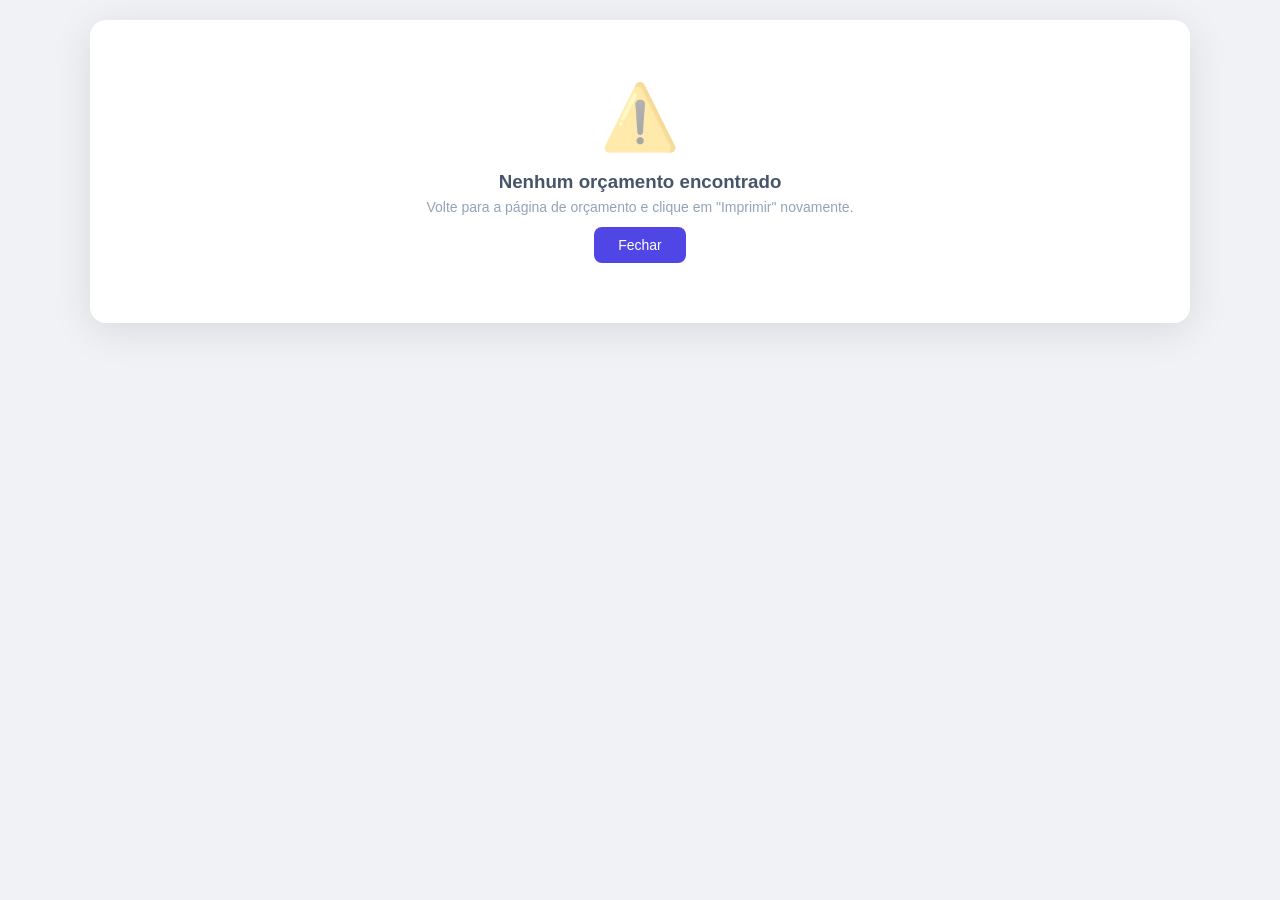
<file: pages/orcamento-print.html>
<!DOCTYPE html>
<html lang="pt-BR">
<head>
    <meta charset="UTF-8">
    <meta name="viewport" content="width=device-width, initial-scale=1.0">
    <title>Impressão de Orçamento - SmartHome</title>
    <style>
        * { margin: 0; padding: 0; box-sizing: border-box; }

        body {
            font-family: 'Segoe UI', Tahoma, Geneva, Verdana, sans-serif;
            background: #f0f2f5;
            padding: 20px;
            min-height: 100vh;
            display: flex;
            justify-content: center;
            align-items: flex-start;
        }

        .print-container {
            max-width: 1100px;
            width: 100%;
            background: white;
            border-radius: 16px;
            box-shadow: 0 8px 40px rgba(0, 0, 0, 0.1);
            overflow: hidden;
        }

        .orcamento-header {
            background: linear-gradient(135deg, #1a1a2e 0%, #16213e 50%, #0f3460 100%);
            padding: 35px 40px;
            color: white;
            display: flex;
            justify-content: space-between;
            align-items: center;
            flex-wrap: wrap;
            gap: 20px;
        }

        .orcamento-header .logo-area {
            display: flex;
            align-items: center;
            gap: 18px;
        }

        .orcamento-header .logo-placeholder {
            width: 70px;
            height: 70px;
            background: rgba(255, 255, 255, 0.1);
            border-radius: 14px;
            display: flex;
            align-items: center;
            justify-content: center;
            font-size: 36px;
            border: 2px solid rgba(255, 255, 255, 0.15);
        }

        .orcamento-header .empresa-nome {
            font-size: 24px;
            font-weight: 700;
            letter-spacing: -0.5px;
        }

        .orcamento-header .empresa-nome small {
            display: block;
            font-size: 13px;
            font-weight: 400;
            opacity: 0.7;
            letter-spacing: 0;
            margin-top: 2px;
        }

        .orcamento-header .orcamento-numero {
            text-align: right;
            font-size: 14px;
            opacity: 0.8;
            line-height: 1.6;
        }

        .orcamento-header .orcamento-numero strong {
            font-size: 18px;
            opacity: 1;
            color: #fff;
        }

        .orcamento-header .orcamento-numero .status {
            display: inline-block;
            padding: 4px 16px;
            border-radius: 40px;
            font-size: 12px;
            font-weight: 600;
            text-transform: uppercase;
            letter-spacing: 0.5px;
            margin-top: 4px;
        }

        .status.aprovado { background: #10b981; color: white; }
        .status.pendente { background: #f59e0b; color: white; }
        .status.cancelado { background: #ef4444; color: white; }

        .cliente-area {
            padding: 25px 40px;
            background: #f8fafc;
            border-bottom: 2px solid #e9edf2;
            display: grid;
            grid-template-columns: repeat(auto-fit, minmax(200px, 1fr));
            gap: 16px 30px;
        }

        .cliente-area .cliente-info {
            display: flex;
            flex-direction: column;
            gap: 2px;
        }

        .cliente-area .cliente-info label {
            font-size: 11px;
            text-transform: uppercase;
            color: #64748b;
            letter-spacing: 0.5px;
            font-weight: 600;
        }

        .cliente-area .cliente-info .valor {
            font-size: 15px;
            font-weight: 500;
            color: #0f172a;
        }

        .cliente-area .cliente-info .valor.destaque {
            font-size: 18px;
            color: #0f3460;
        }

        .vendedor-area {
            padding: 12px 40px;
            background: #f0f4ff;
            border-bottom: 2px solid #e2e8f0;
            display: flex;
            align-items: center;
            gap: 16px;
            font-size: 14px;
            color: #334155;
        }

        .vendedor-area .label { font-weight: 600; color: #475569; }
        .vendedor-area .nome { font-weight: 500; color: #0f172a; }

        .condicoes-area {
            padding: 18px 40px;
            background: #fefcf3;
            border-bottom: 2px solid #f0ede5;
            display: flex;
            flex-wrap: wrap;
            gap: 12px 30px;
            font-size: 14px;
            color: #334155;
        }

        .condicoes-area .condicao-item {
            display: flex;
            align-items: center;
            gap: 8px;
        }

        .condicoes-area .condicao-item .icone { font-size: 18px; }
        .condicoes-area .condicao-item strong { color: #0f172a; }

        .table-wrapper {
            padding: 20px 40px 10px 40px;
            overflow-x: auto;
        }

        .table-wrapper table {
            width: 100%;
            border-collapse: collapse;
            font-size: 14px;
        }

        .table-wrapper table th {
            background: #f1f4f9;
            color: #1e293b;
            font-weight: 600;
            padding: 12px 14px;
            text-align: left;
            border-bottom: 2px solid #dce2ec;
            font-size: 12px;
            text-transform: uppercase;
            letter-spacing: 0.3px;
        }

        .table-wrapper table td {
            padding: 11px 14px;
            border-bottom: 1px solid #edf2f7;
            vertical-align: middle;
        }

        .table-wrapper table tr:hover td { background: #fafbff; }

        .table-wrapper table .protocolo-badge {
            display: inline-block;
            padding: 2px 12px;
            border-radius: 40px;
            font-size: 11px;
            font-weight: 500;
        }

        .protocolo-badge.wifi { background: #dbeafe; color: #1e40af; }
        .protocolo-badge.zigbee { background: #d1fae5; color: #065f46; }
        .protocolo-badge.rf { background: #fef3c7; color: #92400e; }

        .table-wrapper table .subtotal-row td {
            background: #f8fafc;
            font-weight: 600;
        }

        .table-wrapper table .subtotal-row .label-sub {
            text-align: right;
            color: #64748b;
            font-weight: 500;
        }

        .totais-area {
            padding: 20px 40px 30px 40px;
            display: flex;
            justify-content: flex-end;
            border-top: 2px solid #e9edf2;
            background: #fafcff;
        }

        .totais-area .totais-box {
            min-width: 280px;
        }

        .totais-area .totais-box .linha {
            display: flex;
            justify-content: space-between;
            padding: 6px 0;
            font-size: 15px;
            color: #334155;
        }

        .totais-area .totais-box .linha.total {
            font-size: 20px;
            font-weight: 700;
            color: #0f172a;
            border-top: 2px solid #dce2ec;
            padding-top: 12px;
            margin-top: 6px;
        }

        .totais-area .totais-box .linha.total .valor {
            color: #0f3460;
        }

        .observacoes-area {
            padding: 16px 40px 24px;
            background: #fafcff;
            border-top: 1px solid #e9edf2;
        }

        .observacoes-area .label {
            font-size: 12px;
            text-transform: uppercase;
            color: #64748b;
            font-weight: 600;
            letter-spacing: 0.3px;
            margin-bottom: 4px;
        }

        .observacoes-area .texto {
            font-size: 14px;
            color: #334155;
            line-height: 1.6;
            padding: 8px 14px;
            background: #f8fafc;
            border-radius: 8px;
            border-left: 3px solid #4f46e5;
        }

        .orcamento-footer {
            padding: 25px 40px;
            background: #f8fafc;
            border-top: 2px solid #e9edf2;
            display: flex;
            justify-content: space-between;
            flex-wrap: wrap;
            gap: 15px;
            font-size: 13px;
            color: #64748b;
        }

        .orcamento-footer .assinatura {
            display: flex;
            align-items: center;
            gap: 30px;
        }

        .orcamento-footer .assinatura .assinatura-item {
            text-align: center;
        }

        .orcamento-footer .assinatura .assinatura-item .nome {
            font-weight: 500;
            color: #0f172a;
            margin-bottom: 2px;
        }

        .orcamento-footer .assinatura .linha-assinatura {
            width: 160px;
            border-bottom: 2px solid #cbd5e1;
            margin: 4px auto 0;
        }

        .orcamento-footer .assinatura .label-assinatura {
            font-size: 11px;
            color: #94a3b8;
            margin-top: 4px;
        }

        .print-actions {
            padding: 16px 40px;
            background: white;
            border-top: 1px solid #e9edf2;
            display: flex;
            gap: 12px;
            justify-content: center;
            flex-wrap: wrap;
        }

        .print-actions .btn {
            padding: 10px 30px;
            border: none;
            border-radius: 40px;
            font-weight: 600;
            font-size: 14px;
            cursor: pointer;
            transition: 0.2s;
            display: inline-flex;
            align-items: center;
            gap: 8px;
            font-family: 'Segoe UI', sans-serif;
        }

        .print-actions .btn-primary {
            background: #4f46e5;
            color: white;
        }

        .print-actions .btn-primary:hover {
            background: #4338ca;
            transform: translateY(-2px);
            box-shadow: 0 6px 16px rgba(79, 70, 229, 0.25);
        }

        .print-actions .btn-outline {
            background: transparent;
            border: 2px solid #cbd5e1;
            color: #334155;
        }

        .print-actions .btn-outline:hover {
            background: #f1f5f9;
        }

        .empty-state {
            text-align: center;
            padding: 60px 40px;
            color: #94a3b8;
        }

        .empty-state .icone {
            font-size: 64px;
            margin-bottom: 16px;
            opacity: 0.4;
        }

        .empty-state h3 {
            color: #475569;
            margin-bottom: 6px;
        }

        .empty-state p {
            font-size: 14px;
        }

        .empty-state .btn {
            margin-top: 12px;
            padding: 10px 24px;
            border: none;
            border-radius: 8px;
            font-size: 14px;
            font-weight: 500;
            cursor: pointer;
            background: #4f46e5;
            color: white;
            transition: 0.2s;
        }

        .empty-state .btn:hover {
            background: #4338ca;
            transform: translateY(-2px);
        }

        .loading-spinner {
            display: inline-block;
            width: 40px;
            height: 40px;
            border: 4px solid #e9edf2;
            border-top: 4px solid #4f46e5;
            border-radius: 50%;
            animation: spin 0.8s linear infinite;
        }

        @keyframes spin {
            0% { transform: rotate(0deg); }
            100% { transform: rotate(360deg); }
        }

        @media (max-width: 768px) {
            body { padding: 10px; }
            .orcamento-header { padding: 25px 20px; flex-direction: column; align-items: stretch; text-align: center; }
            .orcamento-header .logo-area { justify-content: center; }
            .orcamento-header .orcamento-numero { text-align: center; }
            .cliente-area { padding: 20px; grid-template-columns: 1fr; gap: 10px; }
            .condicoes-area { padding: 16px 20px; flex-direction: column; gap: 8px; }
            .vendedor-area { padding: 12px 20px; flex-wrap: wrap; }
            .table-wrapper { padding: 15px 12px; }
            .totais-area { padding: 15px 20px; justify-content: center; }
            .observacoes-area { padding: 14px 20px 20px; }
            .orcamento-footer { padding: 16px 20px; flex-direction: column; text-align: center; }
            .orcamento-footer .assinatura { flex-direction: column; gap: 16px; }
            .orcamento-footer .assinatura .linha-assinatura { width: 120px; }
            .print-actions { padding: 12px 20px; flex-wrap: wrap; }
            .table-wrapper table { font-size: 12px; }
            .table-wrapper table th, .table-wrapper table td { padding: 6px 8px; }
        }

        @media print {
            body { background: white; padding: 0; }
            .print-container { box-shadow: none; border-radius: 0; }
            .print-actions { display: none !important; }
            .orcamento-header { -webkit-print-color-adjust: exact; print-color-adjust: exact; }
            .status { -webkit-print-color-adjust: exact; print-color-adjust: exact; }
            .protocolo-badge { -webkit-print-color-adjust: exact; print-color-adjust: exact; }
            .table-wrapper table tr:hover td { background: transparent; }
            .orcamento-footer { page-break-inside: avoid; }
            .no-print { display: none !important; }
        }
    </style>
</head>
<body>
    <div class="print-container" id="printContainer">
        <!-- CONTEÚDO DO ORÇAMENTO -->
        <div id="orcamentoContent">
            <div class="empty-state" id="loadingState">
                <div class="loading-spinner"></div>
                <h3 style="margin-top: 16px;">Carregando orçamento...</h3>
                <p>Aguarde um momento</p>
            </div>
        </div>

        <!-- BOTÕES DE AÇÃO (não aparecem na impressão) -->
        <div class="print-actions no-print" id="printActions" style="display: none;">
            <button class="btn btn-primary" onclick="window.print()">🖨️ Imprimir</button>
            <button class="btn btn-outline" onclick="window.close()">✕ Fechar</button>
        </div>
    </div>

    <script>
        // ============ FUNÇÃO PRINCIPAL ============
        function carregarDadosEImprimir() {
            try {
                // Busca os dados do localStorage
                const dadosJson = localStorage.getItem('orcamentoParaImprimir');
                
                if (!dadosJson) {
                    document.getElementById('loadingState').innerHTML = `
                        <div class="icone" style="font-size:64px; margin-bottom:16px;">⚠️</div>
                        <h3>Nenhum orçamento encontrado</h3>
                        <p>Volte para a página de orçamento e clique em "Imprimir" novamente.</p>
                        <button class="btn" onclick="window.close()" style="margin-top:12px; padding:10px 24px; border:none; border-radius:8px; font-size:14px; font-weight:500; cursor:pointer; background:#4f46e5; color:white;">Fechar</button>
                    `;
                    document.getElementById('printActions').style.display = 'none';
                    return;
                }

                const dados = JSON.parse(dadosJson);
                renderizarOrcamento(dados);
                
                // Limpa o localStorage após carregar
                localStorage.removeItem('orcamentoParaImprimir');

                // Mostra os botões de ação
                document.getElementById('printActions').style.display = 'flex';

                // Dispara a impressão automaticamente após 1 segundo
                setTimeout(() => {
                    window.print();
                }, 1000);

            } catch (error) {
                console.error('Erro ao carregar dados:', error);
                document.getElementById('loadingState').innerHTML = `
                    <div class="icone" style="font-size:64px; margin-bottom:16px;">❌</div>
                    <h3>Erro ao carregar orçamento</h3>
                    <p>${error.message || 'Tente novamente'}</p>
                    <button class="btn" onclick="window.close()" style="margin-top:12px; padding:10px 24px; border:none; border-radius:8px; font-size:14px; font-weight:500; cursor:pointer; background:#dc2626; color:white;">Fechar</button>
                `;
                document.getElementById('printActions').style.display = 'none';
            }
        }

        // ============ RENDERIZAR ORÇAMENTO ============
        function renderizarOrcamento(dados) {
            const container = document.getElementById('orcamentoContent');

            if (!dados || !dados.produtos || dados.produtos.length === 0) {
                container.innerHTML = `
                    <div class="empty-state">
                        <div class="icone">📦</div>
                        <h3>Orçamento sem produtos</h3>
                        <p>Adicione produtos ao orçamento na página de orçamento por cômodo.</p>
                        <button class="btn" onclick="window.close()">Fechar</button>
                    </div>
                `;
                document.getElementById('printActions').style.display = 'none';
                return;
            }

            const cliente = dados.cliente || { nome: 'Cliente não selecionado', documento: '---', telefone: '---', email: '---', endereco: '---' };
            const vendedor = dados.vendedor || 'Não informado';
            const condicoes = dados.condicoes || {
                validade: '30 dias',
                pagamento: '50% entrada + 50% na entrega',
                garantia: '12 meses',
                prazo: '15 dias úteis',
                observacao: 'Valores sujeitos a alteração conforme cotação do dia'
            };
            const status = dados.status || 'pendente';
            const observacoes = dados.observacoes || '';

            const dataAtual = new Date(dados.dataCriacao || Date.now()).toLocaleDateString('pt-BR');
            const numeroOrcamento = dados.numero || 'ORC-' + Date.now().toString(36).toUpperCase();

            let totalEquipamentos = 0;
            let totalGeral = 0;
            dados.produtos.forEach(item => {
                totalEquipamentos += item.qtd || 0;
                totalGeral += (item.qtd || 0) * (item.preco || 0);
            });

            const comodos = {};
            dados.produtos.forEach(item => {
                const comodo = item.comodo || 'Sem Cômodo';
                if (!comodos[comodo]) comodos[comodo] = [];
                comodos[comodo].push(item);
            });

            let tableRows = '';

            Object.keys(comodos).sort().forEach(comodo => {
                const itens = comodos[comodo];
                let subtotalComodo = 0;

                itens.forEach(item => {
                    const total = (item.qtd || 0) * (item.preco || 0);
                    subtotalComodo += total;
                    const badgeClass = {
                        'Wi-Fi': 'wifi',
                        'Zigbee': 'zigbee',
                        'RF': 'rf'
                    } [item.protocolo] || '';

                    tableRows += `
                        <tr>
                            <td>${comodo}</td>
                            <td><strong>${item.nome}</strong></td>
                            <td>${item.marca || '-'}</td>
                            <td><span class="protocolo-badge ${badgeClass}">${item.protocolo || 'Wi-Fi'}</span></td>
                            <td style="text-align:center;">${item.qtd || 0}</td>
                            <td style="text-align:right;">R$ ${(item.preco || 0).toFixed(2)}</td>
                            <td style="text-align:right; font-weight:600;">R$ ${total.toFixed(2)}</td>
                        </tr>
                    `;
                });

                tableRows += `
                    <tr class="subtotal-row">
                        <td colspan="6" class="label-sub">Subtotal ${comodo}</td>
                        <td style="text-align:right; font-weight:600; color:#4f46e5;">R$ ${subtotalComodo.toFixed(2)}</td>
                    </tr>
                `;
            });

            const statusClasses = {
                'aprovado': 'aprovado',
                'pendente': 'pendente',
                'cancelado': 'cancelado'
            };

            const statusLabels = {
                'aprovado': '✅ Aprovado',
                'pendente': '⏳ Pendente',
                'cancelado': '❌ Cancelado'
            };

            const html = `
                <div class="orcamento-header">
                    <div class="logo-area">
                        <div class="logo-placeholder">🏠</div>
                        <div class="empresa-nome">
                            ${dados.empresaNome || 'SmartHome Automação'}
                            <small>${dados.empresaSub || 'Projetos e instalação de automação residencial'}</small>
                        </div>
                    </div>
                    <div class="orcamento-numero">
                        <strong>${numeroOrcamento}</strong><br>
                        Emissão: ${dataAtual}
                        <br>
                        <span class="status ${statusClasses[status] || 'pendente'}">${statusLabels[status] || status}</span>
                    </div>
                </div>

                <div class="cliente-area">
                    <div class="cliente-info">
                        <label>Cliente</label>
                        <span class="valor destaque">${cliente.nome}</span>
                    </div>
                    <div class="cliente-info">
                        <label>Documento</label>
                        <span class="valor">${cliente.documento || '---'}</span>
                    </div>
                    <div class="cliente-info">
                        <label>Telefone</label>
                        <span class="valor">${cliente.telefone || '---'}</span>
                    </div>
                    <div class="cliente-info">
                        <label>E-mail</label>
                        <span class="valor">${cliente.email || '---'}</span>
                    </div>
                    <div class="cliente-info">
                        <label>Endereço</label>
                        <span class="valor">${cliente.endereco || '---'}</span>
                    </div>
                </div>

                <div class="vendedor-area">
                    <span class="label">👤 Vendedor:</span>
                    <span class="nome">${vendedor}</span>
                </div>

                <div class="condicoes-area">
                    <div class="condicao-item">
                        <span class="icone">📅</span>
                        <span><strong>Validade:</strong> ${condicoes.validade || '30 dias'}</span>
                    </div>
                    <div class="condicao-item">
                        <span class="icone">💳</span>
                        <span><strong>Pagamento:</strong> ${condicoes.pagamento || '50% entrada + 50% na entrega'}</span>
                    </div>
                    <div class="condicao-item">
                        <span class="icone">🔧</span>
                        <span><strong>Garantia:</strong> ${condicoes.garantia || '12 meses (mão de obra) + garantia dos fabricantes'}</span>
                    </div>
                    <div class="condicao-item">
                        <span class="icone">📦</span>
                        <span><strong>Prazo de entrega:</strong> ${condicoes.prazo || '15 dias úteis após aprovação'}</span>
                    </div>
                    <div class="condicao-item">
                        <span class="icone">📝</span>
                        <span><strong>Observação:</strong> ${condicoes.observacao || 'Valores sujeitos a alteração conforme cotação do dia'}</span>
                    </div>
                </div>

                <div class="table-wrapper">
                    <table>
                        <thead>
                            <tr>
                                <th>Cômodo</th>
                                <th>Dispositivo</th>
                                <th>Marca</th>
                                <th>Protocolo</th>
                                <th style="text-align:center;">Qtd</th>
                                <th style="text-align:right;">Unitário</th>
                                <th style="text-align:right;">Total</th>
                            </tr>
                        </thead>
                        <tbody>
                            ${tableRows}
                        </tbody>
                    </table>
                </div>

                <div class="totais-area">
                    <div class="totais-box">
                        <div class="linha">
                            <span>Total de equipamentos</span>
                            <span><strong>${totalEquipamentos}</strong></span>
                        </div>
                        <div class="linha">
                            <span>Subtotal</span>
                            <span>R$ ${totalGeral.toFixed(2)}</span>
                        </div>
                        <div class="linha">
                            <span>Desconto (0%)</span>
                            <span>R$ 0,00</span>
                        </div>
                        <div class="linha total">
                            <span>VALOR TOTAL</span>
                            <span class="valor">R$ ${totalGeral.toFixed(2)}</span>
                        </div>
                    </div>
                </div>

                ${observacoes ? `
                <div class="observacoes-area">
                    <div class="label">📋 Observações</div>
                    <div class="texto">${observacoes}</div>
                </div>
                ` : ''}

                <div class="orcamento-footer">
                    <div>
                        📅 Orçamento válido por ${condicoes.validade || '30 dias'} a partir da emissão.
                    </div>
                    <div class="assinatura">
                        <div class="assinatura-item">
                            <div class="nome">${dados.empresaNome || 'SmartHome Automação'}</div>
                            <div class="linha-assinatura"></div>
                            <div class="label-assinatura">Assinatura do responsável</div>
                        </div>
                        <div class="assinatura-item">
                            <div class="nome">${cliente.nome}</div>
                            <div class="linha-assinatura"></div>
                            <div class="label-assinatura">Assinatura do cliente</div>
                        </div>
                    </div>
                </div>
            `;

            container.innerHTML = html;
        }

        // ============ INICIALIZAR ============
        document.addEventListener('DOMContentLoaded', function() {
            // Verifica se veio via URL (fallback)
            const params = new URLSearchParams(window.location.search);
            const dadosParam = params.get('dados');
            
            if (dadosParam) {
                try {
                    const dados = JSON.parse(decodeURIComponent(dadosParam));
                    localStorage.setItem('orcamentoParaImprimir', JSON.stringify(dados));
                } catch (e) {
                    console.error('Erro ao ler dados da URL:', e);
                }
            }

            // Carrega os dados e inicia a impressão
            carregarDadosEImprimir();
        });

        // Tecla ESC fecha a janela
        document.addEventListener('keydown', function(e) {
            if (e.key === 'Escape') {
                window.close();
            }
        });
    </script>
</body>
</html>
</file>
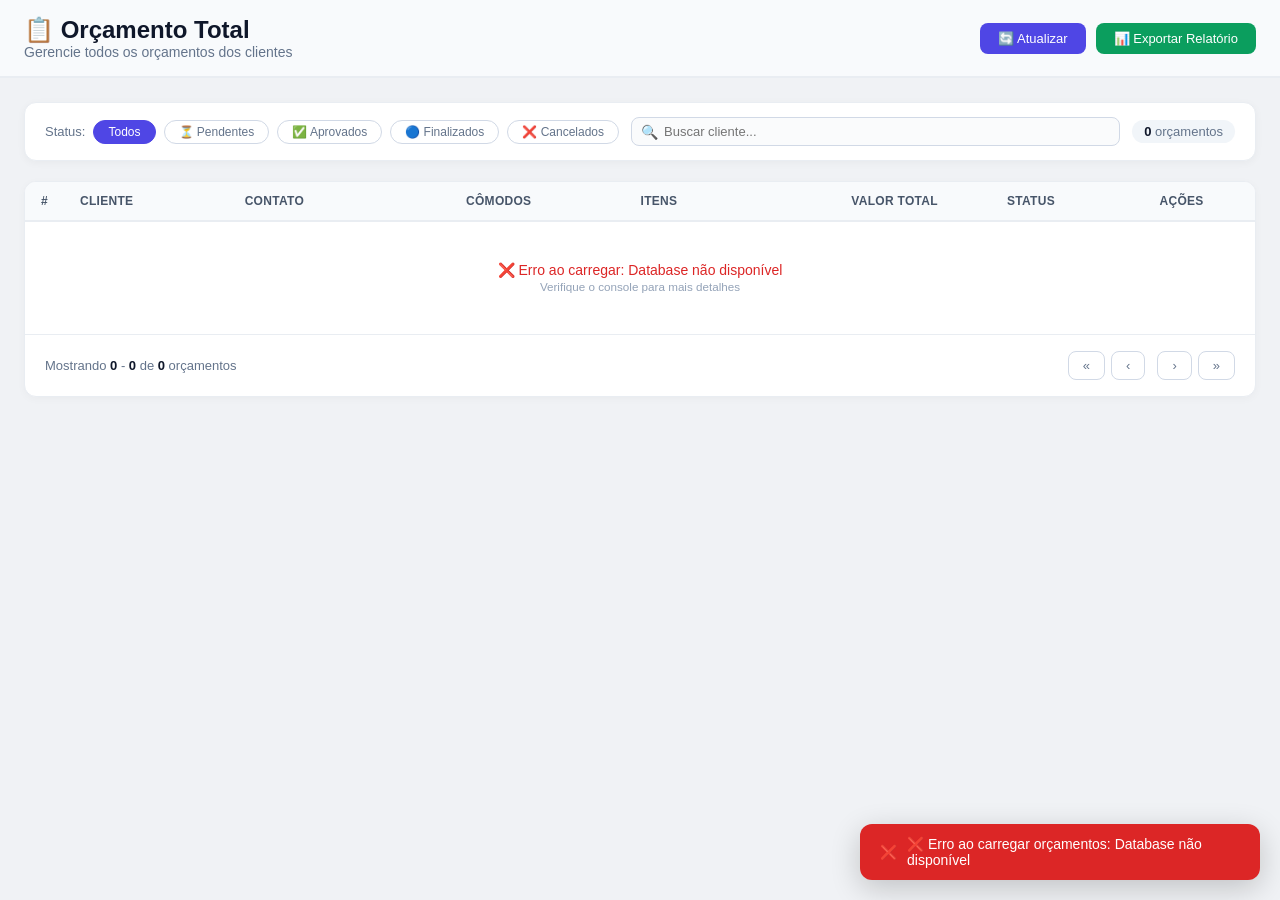
<file: pages/orcamento-total.html>
<!DOCTYPE html>
<html lang="pt-BR">
<head>
    <meta charset="UTF-8">
    <meta name="viewport" content="width=device-width, initial-scale=1.0">
    <title>Orçamento Total</title>
    <link rel="stylesheet" href="../css/style.css">
    <style>
        /* ===== HEADER ===== */
        .page-header {
            padding: 16px 24px;
            background: #f8fafc;
            border-bottom: 2px solid #e9edf2;
            display: flex;
            justify-content: space-between;
            align-items: center;
            flex-wrap: wrap;
            gap: 12px;
            position: sticky;
            top: 0;
            z-index: 10;
        }

        .page-header h2 {
            color: #0f172a;
        }

        .page-header p {
            color: #64748b;
            font-size: 14px;
        }

        .page-content {
            padding: 24px;
            overflow-y: auto;
            max-height: calc(100vh - 180px);
        }

        /* ===== FILTROS ===== */
        .filtros-bar {
            background: #ffffff;
            border: 1px solid #e9edf2;
            border-radius: 12px;
            padding: 14px 20px;
            margin-bottom: 20px;
            display: flex;
            flex-wrap: wrap;
            gap: 12px;
            align-items: center;
            box-shadow: 0 2px 8px rgba(0,0,0,0.04);
        }

        .filtros-bar .filtro-group {
            display: flex;
            align-items: center;
            gap: 8px;
            flex-wrap: wrap;
        }

        .filtros-bar .filtro-group label {
            font-size: 13px;
            font-weight: 500;
            color: #64748b;
        }

        .filtros-bar .filtro-group select,
        .filtros-bar .filtro-group input {
            padding: 6px 12px;
            border: 1.5px solid #d1d9e6;
            border-radius: 8px;
            font-size: 13px;
            background: #fafbfc;
            transition: border-color 0.2s;
            font-family: 'Inter', sans-serif;
        }

        .filtros-bar .filtro-group select:focus,
        .filtros-bar .filtro-group input:focus {
            outline: none;
            border-color: #4f46e5;
            background: white;
        }

        .filtros-bar .filtro-group .btn-filtro-status {
            padding: 4px 14px;
            border: 1.5px solid #d1d9e6;
            border-radius: 20px;
            font-size: 12px;
            background: white;
            cursor: pointer;
            transition: all 0.2s;
            font-family: 'Inter', sans-serif;
            color: #64748b;
        }

        .filtros-bar .filtro-group .btn-filtro-status:hover {
            background: #f1f5f9;
        }

        .filtros-bar .filtro-group .btn-filtro-status.active {
            background: #4f46e5;
            border-color: #4f46e5;
            color: white;
        }

        .filtros-bar .filtro-group .btn-filtro-status.active.pendente { background: #f59e0b; border-color: #f59e0b; }
        .filtros-bar .filtro-group .btn-filtro-status.active.aprovado { background: #0b9e5e; border-color: #0b9e5e; }
        .filtros-bar .filtro-group .btn-filtro-status.active.finalizado { background: #4f46e5; border-color: #4f46e5; }
        .filtros-bar .filtro-group .btn-filtro-status.active.cancelado { background: #dc2626; border-color: #dc2626; }

        .filtros-bar .search-input-wrapper {
            flex: 1;
            min-width: 180px;
            position: relative;
        }

        .filtros-bar .search-input-wrapper input {
            width: 100%;
            padding: 6px 12px 6px 32px;
            border: 1.5px solid #d1d9e6;
            border-radius: 8px;
            font-size: 13px;
            background: #fafbfc;
            transition: all 0.2s;
            font-family: 'Inter', sans-serif;
        }

        .filtros-bar .search-input-wrapper input:focus {
            outline: none;
            border-color: #4f46e5;
            background: white;
        }

        .filtros-bar .search-input-wrapper .icone-busca {
            position: absolute;
            left: 10px;
            top: 50%;
            transform: translateY(-50%);
            color: #94a3b8;
            font-size: 14px;
        }

        .filtros-bar .stats {
            font-size: 13px;
            color: #64748b;
            white-space: nowrap;
            padding: 4px 12px;
            background: #f1f5f9;
            border-radius: 20px;
        }

        .filtros-bar .stats strong {
            color: #0f172a;
        }

        /* ===== TABELA ===== */
        .table-container {
            background: #ffffff;
            border: 1px solid #e9edf2;
            border-radius: 12px;
            overflow: hidden;
            box-shadow: 0 2px 8px rgba(0,0,0,0.03);
        }

        .table-scroll {
            overflow-x: auto;
            -webkit-overflow-scrolling: touch;
        }

        .orcamentos-table {
            width: 100%;
            border-collapse: collapse;
            font-size: 14px;
        }

        .orcamentos-table thead {
            background: #f8fafc;
            position: sticky;
            top: 0;
            z-index: 5;
        }

        .orcamentos-table th {
            padding: 12px 16px;
            text-align: left;
            font-weight: 600;
            font-size: 12px;
            text-transform: uppercase;
            letter-spacing: 0.3px;
            color: #475569;
            border-bottom: 2px solid #e9edf2;
            white-space: nowrap;
        }

        .orcamentos-table td {
            padding: 12px 16px;
            border-bottom: 1px solid #f1f5f9;
            vertical-align: middle;
            color: #0f172a;
        }

        .orcamentos-table tbody tr {
            transition: background 0.15s;
        }

        .orcamentos-table tbody tr:hover {
            background: #f8fafc;
        }

        .orcamentos-table tbody tr:last-child td {
            border-bottom: none;
        }

        .orcamentos-table .cliente-nome {
            font-weight: 600;
            color: #0f172a;
        }

        .orcamentos-table .cliente-info {
            font-size: 12px;
            color: #94a3b8;
        }

        .orcamentos-table .valor-total {
            font-weight: 700;
            color: #4f46e5;
            font-size: 15px;
        }

        .orcamentos-table .badge-status {
            display: inline-block;
            padding: 3px 14px;
            border-radius: 40px;
            font-size: 11px;
            font-weight: 600;
            text-transform: uppercase;
            letter-spacing: 0.3px;
        }

        .badge-status.pendente { background: #fef3c7; color: #92400e; }
        .badge-status.aprovado { background: #d1fae5; color: #065f46; }
        .badge-status.finalizado { background: #e0e7ff; color: #3730a3; }
        .badge-status.cancelado { background: #fee2e2; color: #991b1b; }

        .orcamentos-table .acoes-cell {
            display: flex;
            gap: 4px;
            flex-wrap: wrap;
        }

        .orcamentos-table .acoes-cell .btn {
            padding: 4px 10px;
            font-size: 11px;
            white-space: nowrap;
        }

        .btn-aprovar {
            background: #0b9e5e;
            color: white;
            border: none;
            border-radius: 6px;
            cursor: pointer;
            transition: all 0.2s;
            font-family: 'Inter', sans-serif;
            font-weight: 500;
            padding: 4px 10px;
            font-size: 11px;
        }

        .btn-aprovar:hover {
            background: #0a8a4f;
            transform: translateY(-1px);
        }

        .btn-finalizar {
            background: #4f46e5;
            color: white;
            border: none;
            border-radius: 6px;
            cursor: pointer;
            transition: all 0.2s;
            font-family: 'Inter', sans-serif;
            font-weight: 500;
            padding: 4px 10px;
            font-size: 11px;
        }

        .btn-finalizar:hover {
            background: #4338ca;
            transform: translateY(-1px);
        }

        .btn-cancelar {
            background: #dc2626;
            color: white;
            border: none;
            border-radius: 6px;
            cursor: pointer;
            transition: all 0.2s;
            font-family: 'Inter', sans-serif;
            font-weight: 500;
            padding: 4px 10px;
            font-size: 11px;
        }

        .btn-cancelar:hover {
            background: #b91c1c;
            transform: translateY(-1px);
        }

        .btn-ver {
            background: #f1f5f9;
            color: #475569;
            border: none;
            border-radius: 6px;
            cursor: pointer;
            transition: all 0.2s;
            font-family: 'Inter', sans-serif;
            font-weight: 500;
            padding: 4px 10px;
            font-size: 11px;
        }

        .btn-ver:hover {
            background: #e2e8f0;
        }

        .btn-reabrir {
            border: 1px solid #f59e0b;
            color: #f59e0b;
            background: transparent;
            border-radius: 6px;
            cursor: pointer;
            transition: all 0.2s;
            font-family: 'Inter', sans-serif;
            font-weight: 500;
            padding: 4px 10px;
            font-size: 11px;
        }

        .btn-reabrir:hover {
            background: #fef3c7;
        }

        .orcamentos-table .comodos-info {
            font-size: 12px;
            color: #94a3b8;
        }

        .orcamentos-table .comodos-info span {
            background: #f1f5f9;
            padding: 1px 8px;
            border-radius: 10px;
            margin-right: 4px;
        }

        /* ===== LOADING SPINNER ===== */
        .loading-spinner {
            display: inline-block;
            width: 20px;
            height: 20px;
            border: 3px solid #e9edf2;
            border-top: 3px solid #4f46e5;
            border-radius: 50%;
            animation: spin 0.8s linear infinite;
            margin-right: 10px;
            vertical-align: middle;
        }

        @keyframes spin {
            0% { transform: rotate(0deg); }
            100% { transform: rotate(360deg); }
        }

        /* ===== PAGINAÇÃO ===== */
        .pagination {
            display: flex;
            justify-content: space-between;
            align-items: center;
            padding: 16px 20px;
            border-top: 1px solid #e9edf2;
            flex-wrap: wrap;
            gap: 12px;
        }

        .pagination .info {
            font-size: 13px;
            color: #64748b;
        }

        .pagination .info strong {
            color: #0f172a;
        }

        .pagination .buttons {
            display: flex;
            gap: 6px;
        }

        .pagination .buttons button {
            padding: 6px 14px;
            border: 1px solid #d1d9e6;
            background: white;
            border-radius: 8px;
            cursor: pointer;
            font-size: 13px;
            font-weight: 500;
            color: #64748b;
            transition: all 0.2s;
            font-family: 'Inter', sans-serif;
        }

        .pagination .buttons button:hover:not(:disabled) {
            background: #f8fafc;
            border-color: #4f46e5;
            color: #4f46e5;
        }

        .pagination .buttons button:disabled {
            opacity: 0.4;
            cursor: not-allowed;
        }

        .pagination .buttons button.active {
            background: #4f46e5;
            border-color: #4f46e5;
            color: white;
        }

        .pagination .buttons button.active:hover {
            background: #4338ca;
        }

        /* ===== EMPTY STATE ===== */
        .empty-state {
            text-align: center;
            padding: 60px 20px;
            color: #94a3b8;
        }

        .empty-state .icone {
            font-size: 48px;
            opacity: 0.5;
            margin-bottom: 12px;
        }

        .empty-state h3 {
            color: #475569;
            margin-bottom: 4px;
        }

        .empty-state p {
            font-size: 14px;
        }

        /* ===== TOAST ===== */
        .toast {
            position: fixed;
            bottom: 80px;
            right: 20px;
            padding: 12px 22px;
            border-radius: 12px;
            font-size: 14px;
            font-family: 'Inter', sans-serif;
            box-shadow: 0 8px 30px rgba(0,0,0,0.2);
            z-index: 9999;
            color: white;
            max-width: 380px;
            animation: toastIn 0.3s ease;
            display: flex;
            align-items: center;
            gap: 10px;
        }

        @keyframes toastIn {
            from { opacity: 0; transform: translateX(30px); }
            to   { opacity: 1; transform: translateX(0); }
        }

        /* ===== DARK MODE ===== */
        body.dark-mode .page-header {
            background: #1e293b;
            border-color: #334155;
        }

        body.dark-mode .page-header h2 {
            color: #f1f5f9;
        }

        body.dark-mode .filtros-bar {
            background: #1e293b;
            border-color: #334155;
        }

        body.dark-mode .filtros-bar .filtro-group label {
            color: #94a3b8;
        }

        body.dark-mode .filtros-bar .filtro-group select,
        body.dark-mode .filtros-bar .filtro-group input,
        body.dark-mode .filtros-bar .search-input-wrapper input {
            background: #0f172a;
            border-color: #334155;
            color: #f1f5f9;
        }

        body.dark-mode .filtros-bar .filtro-group select:focus,
        body.dark-mode .filtros-bar .filtro-group input:focus,
        body.dark-mode .filtros-bar .search-input-wrapper input:focus {
            border-color: #818cf8;
            background: #0f172a;
        }

        body.dark-mode .filtros-bar .filtro-group .btn-filtro-status {
            background: #0f172a;
            border-color: #334155;
            color: #94a3b8;
        }

        body.dark-mode .filtros-bar .filtro-group .btn-filtro-status:hover {
            background: #1e293b;
        }

        body.dark-mode .filtros-bar .stats {
            background: #334155;
            color: #94a3b8;
        }

        body.dark-mode .filtros-bar .stats strong {
            color: #f1f5f9;
        }

        body.dark-mode .table-container {
            background: #1e293b;
            border-color: #334155;
        }

        body.dark-mode .orcamentos-table thead {
            background: #0f172a;
        }

        body.dark-mode .orcamentos-table th {
            color: #94a3b8;
            border-color: #334155;
        }

        body.dark-mode .orcamentos-table td {
            color: #f1f5f9;
            border-color: #334155;
        }

        body.dark-mode .orcamentos-table tbody tr:hover {
            background: #0f172a;
        }

        body.dark-mode .orcamentos-table .cliente-nome {
            color: #f1f5f9;
        }

        body.dark-mode .orcamentos-table .cliente-info {
            color: #94a3b8;
        }

        body.dark-mode .orcamentos-table .valor-total {
            color: #818cf8;
        }

        body.dark-mode .orcamentos-table .comodos-info span {
            background: #334155;
            color: #94a3b8;
        }

        body.dark-mode .badge-status.pendente {
            background: #92400e;
            color: #fef3c7;
        }

        body.dark-mode .badge-status.aprovado {
            background: #065f46;
            color: #d1fae5;
        }

        body.dark-mode .badge-status.finalizado {
            background: #3730a3;
            color: #e0e7ff;
        }

        body.dark-mode .badge-status.cancelado {
            background: #991b1b;
            color: #fee2e2;
        }

        body.dark-mode .btn-ver {
            background: #334155;
            color: #94a3b8;
        }

        body.dark-mode .btn-ver:hover {
            background: #475569;
        }

        body.dark-mode .btn-reabrir {
            border-color: #f59e0b;
            color: #fbbf24;
        }

        body.dark-mode .btn-reabrir:hover {
            background: #92400e;
        }

        body.dark-mode .pagination {
            border-color: #334155;
        }

        body.dark-mode .pagination .info {
            color: #94a3b8;
        }

        body.dark-mode .pagination .info strong {
            color: #f1f5f9;
        }

        body.dark-mode .pagination .buttons button {
            background: #0f172a;
            border-color: #334155;
            color: #94a3b8;
        }

        body.dark-mode .pagination .buttons button:hover:not(:disabled) {
            background: #1e293b;
            border-color: #818cf8;
            color: #818cf8;
        }

        body.dark-mode .pagination .buttons button.active {
            background: #818cf8;
            border-color: #818cf8;
            color: #0f172a;
        }

        body.dark-mode .empty-state h3 {
            color: #94a3b8;
        }

        body.dark-mode .empty-state p {
            color: #64748b;
        }

        /* ===== RESPONSIVO ===== */
        @media (max-width: 768px) {
            .page-content {
                padding: 12px;
            }

            .filtros-bar {
                flex-direction: column;
                align-items: stretch;
                padding: 12px 16px;
            }

            .filtros-bar .filtro-group {
                flex-wrap: wrap;
            }

            .filtros-bar .search-input-wrapper {
                min-width: 100%;
            }

            .orcamentos-table th,
            .orcamentos-table td {
                padding: 8px 12px;
                font-size: 13px;
            }

            .orcamentos-table .acoes-cell .btn span {
                display: none;
            }

            .orcamentos-table .acoes-cell .btn {
                padding: 4px 8px;
                font-size: 12px;
            }

            .pagination {
                flex-direction: column;
                align-items: center;
            }

            .pagination .buttons {
                flex-wrap: wrap;
                justify-content: center;
            }
        }

        @media (max-width: 480px) {
            .orcamentos-table th:nth-child(3),
            .orcamentos-table td:nth-child(3) {
                display: none;
            }

            .orcamentos-table th:nth-child(5),
            .orcamentos-table td:nth-child(5) {
                display: none;
            }
        }
    </style>
</head>
<body>
    <!-- HEADER -->
    <div class="page-header">
        <div>
            <h2>📋 Orçamento Total</h2>
            <p>Gerencie todos os orçamentos dos clientes</p>
        </div>
        <div style="display: flex; gap: 10px; flex-wrap: wrap;">
            <button class="btn btn-primary" onclick="carregarOrcamentos()">🔄 Atualizar</button>
            <button class="btn btn-success" onclick="exportarRelatorio()">📊 Exportar Relatório</button>
        </div>
    </div>

    <div class="page-content">
        <!-- FILTROS -->
        <div class="filtros-bar">
            <div class="filtro-group">
                <label>Status:</label>
                <button class="btn-filtro-status active" data-status="todos" onclick="filtrarPorStatus('todos')">Todos</button>
                <button class="btn-filtro-status" data-status="pendente" onclick="filtrarPorStatus('pendente')">⏳ Pendentes</button>
                <button class="btn-filtro-status" data-status="aprovado" onclick="filtrarPorStatus('aprovado')">✅ Aprovados</button>
                <button class="btn-filtro-status" data-status="finalizado" onclick="filtrarPorStatus('finalizado')">🔵 Finalizados</button>
                <button class="btn-filtro-status" data-status="cancelado" onclick="filtrarPorStatus('cancelado')">❌ Cancelados</button>
            </div>

            <div class="search-input-wrapper">
                <span class="icone-busca">🔍</span>
                <input 
                    type="text" 
                    id="searchInput" 
                    placeholder="Buscar cliente..."
                    oninput="filtrarOrcamentos()"
                >
            </div>

            <span class="stats" id="stats">
                <strong id="totalOrcamentosDisplay">0</strong> orçamentos
            </span>
        </div>

        <!-- TABELA -->
        <div class="table-container">
            <div class="table-scroll">
                <table class="orcamentos-table">
                    <thead>
                        <tr>
                            <th style="width:30px;">#</th>
                            <th>Cliente</th>
                            <th>Contato</th>
                            <th style="text-align:center;">Cômodos</th>
                            <th style="text-align:center;">Itens</th>
                            <th style="text-align:right;">Valor Total</th>
                            <th style="text-align:center;">Status</th>
                            <th style="text-align:center;">Ações</th>
                        </tr>
                    </thead>
                    <tbody id="orcamentosBody">
                        <tr>
                            <td colspan="8" style="text-align: center; padding: 40px; color: #94a3b8;">
                                <span class="loading-spinner"></span> Carregando orçamentos...
                            </td>
                        </tr>
                    </tbody>
                </table>
            </div>

            <!-- PAGINAÇÃO -->
            <div class="pagination" id="pagination">
                <div class="info">
                    Mostrando <strong id="paginaInicio">0</strong> - <strong id="paginaFim">0</strong> 
                    de <strong id="totalRegistros">0</strong> orçamentos
                </div>
                <div class="buttons" id="paginationButtons">
                    <button onclick="irPagina(1)" id="btnPrimeira">«</button>
                    <button onclick="paginaAnterior()" id="btnAnterior">‹</button>
                    <span id="paginasNumeros"></span>
                    <button onclick="proximaPagina()" id="btnProxima">›</button>
                    <button onclick="irPagina(totalPaginas)" id="btnUltima">»</button>
                </div>
            </div>
        </div>
    </div>

    <script>
        // =============================================
        //  CONFIGURAÇÕES
        // =============================================
        const ITENS_POR_PAGINA = 15;

        // =============================================
        //  ESTADO
        // =============================================
        let orcamentosData = [];
        let orcamentosFiltrados = [];
        let paginaAtual = 1;
        let totalPaginas = 1;
        let filtroStatusAtual = 'todos';

        // =============================================
        //  ACESSO AO DB
        // =============================================
        function getDb() {
            try {
                if (window.parent && window.parent.getParentDb) {
                    return window.parent.getParentDb();
                }
                if (window.parent && window.parent.getDadosGlobais) {
                    return window.parent.getDadosGlobais().db;
                }
                if (window.db) {
                    return window.db;
                }
                throw new Error('Database não disponível');
            } catch (error) {
                console.error('Erro ao acessar database:', error);
                mostrarNotificacao('❌ Erro ao conectar ao banco de dados', 'error');
                return null;
            }
        }

        // =============================================
        //  TOAST / NOTIFICAÇÕES
        // =============================================
        function mostrarNotificacao(mensagem, tipo = 'info') {
            const cores = {
                success: '#0b9e5e',
                error: '#dc2626',
                warning: '#f59e0b',
                info: '#4f46e5'
            };

            const icones = {
                success: '✅',
                error: '❌',
                warning: '⚠️',
                info: 'ℹ️'
            };

            const toast = document.createElement('div');
            toast.style.cssText = `
                position: fixed;
                bottom: 20px;
                right: 20px;
                background: ${cores[tipo] || cores.info};
                color: white;
                padding: 12px 20px;
                border-radius: 12px;
                font-size: 14px;
                font-family: 'Inter', sans-serif;
                box-shadow: 0 8px 30px rgba(0,0,0,0.2);
                z-index: 9999;
                max-width: 400px;
                animation: toastIn 0.3s ease;
                display: flex;
                align-items: center;
                gap: 10px;
            `;
            
            toast.innerHTML = `<span>${icones[tipo] || 'ℹ️'}</span> ${mensagem}`;
            
            const existing = document.querySelector('.toast-notification');
            if (existing) existing.remove();
            
            toast.className = 'toast-notification';
            document.body.appendChild(toast);

            setTimeout(() => {
                toast.style.opacity = '0';
                toast.style.transition = 'opacity 0.3s';
                setTimeout(() => toast.remove(), 300);
            }, 4000);
        }

        // =============================================
        //  FORMATADORES
        // =============================================
        function fmtBRL(v) {
            return 'R$ ' + Number(v || 0).toFixed(2).replace('.', ',').replace(/\B(?=(\d{3})+(?!\d))/g, '.');
        }

        function getStatusLabel(status) {
            const labels = {
                'pendente': '⏳ Pendente',
                'aprovado': '✅ Aprovado',
                'finalizado': '🔵 Finalizado',
                'cancelado': '❌ Cancelado'
            };
            return labels[status] || status || 'Pendente';
        }

        function getStatusClass(status) {
            const classes = {
                'pendente': 'pendente',
                'aprovado': 'aprovado',
                'finalizado': 'finalizado',
                'cancelado': 'cancelado'
            };
            return classes[status] || 'pendente';
        }

        // =============================================
        //  CARREGAR ORÇAMENTOS
        // =============================================
        async function carregarOrcamentos() {
            try {
                const db = getDb();
                if (!db) {
                    throw new Error('Database não disponível');
                }

                // Buscar clientes
                const clientes = await db.getClientes();
                
                // Buscar status de todos os clientes (com fallback)
                let statusData = {};
                try {
                    // Tentar usar o método otimizado
                    if (typeof db.getTodosStatusOrcamentos === 'function') {
                        statusData = await db.getTodosStatusOrcamentos();
                        console.log('📊 Status carregados via getTodosStatusOrcamentos');
                    } else if (typeof db.getTodosStatus === 'function') {
                        statusData = await db.getTodosStatus();
                        console.log('📊 Status carregados via getTodosStatus');
                    } else {
                        // Fallback: buscar individualmente
                        console.log('📊 Buscando status individualmente (fallback)');
                        for (const cliente of clientes) {
                            const status = await db.getOrcamentoStatus(cliente.id);
                            if (status && status.status) {
                                statusData[cliente.id] = status;
                            }
                        }
                    }
                } catch (error) {
                    console.warn('⚠️ Erro ao buscar status em lote, usando fallback individual:', error);
                    // Fallback: buscar individualmente
                    for (const cliente of clientes) {
                        try {
                            const status = await db.getOrcamentoStatus(cliente.id);
                            if (status && status.status) {
                                statusData[cliente.id] = status;
                            }
                        } catch (e) {
                            // Ignorar erro individual
                        }
                    }
                }
                
                const orcamentos = [];

                for (const cliente of clientes) {
                    // Buscar orçamento por cômodo
                    const data = await db.getOrcamentoComodo(cliente.id);
                    
                    if (data && Object.keys(data).length > 0) {
                        let total = 0;
                        let itens = 0;
                        const comodosSet = new Set();

                        Object.values(data).forEach(entry => {
                            if (entry && entry.qtd > 0) {
                                total += (entry.qtd || 0) * (entry.preco || 0);
                                itens += entry.qtd || 0;
                                if (entry.comodo) comodosSet.add(entry.comodo);
                            }
                        });

                        // Buscar status (do cache ou fallback)
                        let status = 'pendente';
                        if (statusData && statusData[cliente.id] && statusData[cliente.id].status) {
                            status = statusData[cliente.id].status;
                        }

                        // Se tem itens, adicionar à lista
                        if (itens > 0) {
                            orcamentos.push({
                                clienteId: cliente.id,
                                clienteNome: cliente.nome || 'Cliente sem nome',
                                telefone: cliente.telefone || '',
                                email: cliente.email || '',
                                documento: cliente.documento || '',
                                valorTotal: total,
                                itens: itens,
                                comodos: comodosSet.size,
                                comodosList: [...comodosSet],
                                status: status,
                                dataCriacao: new Date().toISOString(),
                                dataAtualizacao: new Date().toISOString()
                            });
                        }
                    }
                }

                // Ordenar por data de criação (mais recentes primeiro)
                orcamentos.sort((a, b) => new Date(b.dataCriacao) - new Date(a.dataCriacao));
                
                orcamentosData = orcamentos;
                orcamentosFiltrados = [...orcamentosData];
                paginaAtual = 1;
                
                aplicarFiltroStatus();
                
                const msg = orcamentos.length > 0 ? `✅ ${orcamentos.length} orçamentos carregados` : '📋 Nenhum orçamento encontrado';
                mostrarNotificacao(msg, orcamentos.length > 0 ? 'success' : 'info');
                
                if (window.parent && window.parent.atualizarStatus) {
                    window.parent.atualizarStatus(`✅ ${orcamentos.length} orçamentos carregados`);
                }

            } catch (error) {
                console.error('❌ Erro ao carregar orçamentos:', error);
                mostrarNotificacao('❌ Erro ao carregar orçamentos: ' + error.message, 'error');
                
                const tbody = document.getElementById('orcamentosBody');
                tbody.innerHTML = `
                    <tr>
                        <td colspan="8" style="text-align: center; padding: 40px; color: #dc2626;">
                            ❌ Erro ao carregar: ${error.message}
                            <br><small style="color: #94a3b8;">Verifique o console para mais detalhes</small>
                        </td>
                    </tr>
                `;
            }
        }

        // =============================================
        //  FILTRAR
        // =============================================
        function filtrarPorStatus(status) {
            filtroStatusAtual = status;
            
            // Atualizar botões
            document.querySelectorAll('.btn-filtro-status').forEach(btn => {
                btn.classList.toggle('active', btn.dataset.status === status);
            });

            aplicarFiltroStatus();
        }

        function aplicarFiltroStatus() {
            let filtrados = [...orcamentosData];

            if (filtroStatusAtual !== 'todos') {
                filtrados = filtrados.filter(o => o.status === filtroStatusAtual);
            }

            // Aplicar busca
            const termo = document.getElementById('searchInput').value.toLowerCase().trim();
            if (termo) {
                filtrados = filtrados.filter(o => 
                    o.clienteNome.toLowerCase().includes(termo) ||
                    (o.telefone && o.telefone.includes(termo)) ||
                    (o.email && o.email.toLowerCase().includes(termo))
                );
            }

            orcamentosFiltrados = filtrados;
            paginaAtual = 1;
            renderizarOrcamentos();
            atualizarStats();
        }

        function filtrarOrcamentos() {
            aplicarFiltroStatus();
        }

        // =============================================
        //  RENDERIZAR
        // =============================================
        function renderizarOrcamentos() {
            const tbody = document.getElementById('orcamentosBody');
            const total = orcamentosFiltrados.length;
            totalPaginas = Math.ceil(total / ITENS_POR_PAGINA) || 1;

            if (paginaAtual > totalPaginas) paginaAtual = totalPaginas;

            const inicio = (paginaAtual - 1) * ITENS_POR_PAGINA;
            const fim = Math.min(inicio + ITENS_POR_PAGINA, total);
            const paginaOrcamentos = orcamentosFiltrados.slice(inicio, fim);

            if (orcamentosFiltrados.length === 0) {
                const termo = document.getElementById('searchInput').value.trim();
                const statusMsg = filtroStatusAtual !== 'todos' ? ` com status "${filtroStatusAtual}"` : '';
                tbody.innerHTML = `
                    <tr>
                        <td colspan="8" style="text-align: center; padding: 40px; color: #94a3b8;">
                            <div style="font-size: 32px; margin-bottom: 8px;">📋</div>
                            ${termo ? `Nenhum orçamento encontrado para "${termo}"` : `Nenhum orçamento${statusMsg} encontrado`}
                            <br><small style="color: #cbd5e1;">Crie um orçamento na página "Orçamento por Cômodo"</small>
                        </td>
                    </tr>
                `;
                atualizarPaginacao();
                return;
            }

            tbody.innerHTML = paginaOrcamentos.map((orc, idx) => {
                const numero = inicio + idx + 1;
                const statusClass = getStatusClass(orc.status);
                const statusLabel = getStatusLabel(orc.status);
                
                // Botões de ação baseados no status
                let botoes = '';
                
                if (orc.status === 'pendente') {
                    botoes = `
                        <button class="btn-aprovar" onclick="alterarStatus('${orc.clienteId}', 'aprovado')" title="Aprovar">
                            ✅ <span>Aprovar</span>
                        </button>
                        <button class="btn-cancelar" onclick="alterarStatus('${orc.clienteId}', 'cancelado')" title="Cancelar">
                            ❌ <span>Cancelar</span>
                        </button>
                    `;
                } else if (orc.status === 'aprovado') {
                    botoes = `
                        <button class="btn-finalizar" onclick="alterarStatus('${orc.clienteId}', 'finalizado')" title="Finalizar">
                            🔵 <span>Finalizar</span>
                        </button>
                        <button class="btn-cancelar" onclick="alterarStatus('${orc.clienteId}', 'cancelado')" title="Cancelar">
                            ❌ <span>Cancelar</span>
                        </button>
                    `;
                } else if (orc.status === 'finalizado' || orc.status === 'cancelado') {
                    botoes = `
                        <button class="btn-ver" onclick="verOrcamento('${orc.clienteId}')" title="Ver">
                            👁️ <span>Ver</span>
                        </button>
                        <button class="btn-reabrir" onclick="reabrirOrcamento('${orc.clienteId}')" title="Reabrir">
                            🔄 <span>Reabrir</span>
                        </button>
                    `;
                }

                return `
                    <tr>
                        <td style="color: #94a3b8; font-size: 13px;">${numero}</td>
                        <td>
                            <div class="cliente-nome">${orc.clienteNome}</div>
                            <div class="cliente-info">${orc.documento ? `📄 ${orc.documento}` : ''}</div>
                        </td>
                        <td>
                            <div class="cliente-info">
                                ${orc.telefone ? `📞 ${orc.telefone}` : ''}
                                ${orc.email ? `<br>✉️ ${orc.email}` : ''}
                            </div>
                        </td>
                        <td style="text-align:center;">
                            <div class="comodos-info">
                                <span>🏠 ${orc.comodos || 0}</span>
                            </div>
                        </td>
                        <td style="text-align:center;">
                            <span style="font-weight:500;">${orc.itens || 0}</span>
                        </td>
                        <td style="text-align:right;">
                            <span class="valor-total">${fmtBRL(orc.valorTotal || 0)}</span>
                        </td>
                        <td style="text-align:center;">
                            <span class="badge-status ${statusClass}">${statusLabel}</span>
                        </td>
                        <td>
                            <div class="acoes-cell">
                                ${botoes}
                                <button class="btn-ver" onclick="verOrcamento('${orc.clienteId}')" title="Ver detalhes">
                                    👁️ <span>Detalhes</span>
                                </button>
                                <button class="btn btn-outline btn-sm" onclick="imprimirOrcamento('${orc.clienteId}')" title="Imprimir" style="border:1px solid #4f46e5;color:#4f46e5;background:transparent;padding:4px 10px;border-radius:6px;cursor:pointer;font-size:11px;">
                                    🖨️ <span>Imprimir</span>
                                </button>
                            </div>
                        </td>
                    </tr>
                `;
            }).join('');

            atualizarPaginacao();
        }

        // =============================================
        //  PAGINAÇÃO
        // =============================================
        function atualizarPaginacao() {
            const total = orcamentosFiltrados.length;
            const inicio = (paginaAtual - 1) * ITENS_POR_PAGINA + 1;
            const fim = Math.min(paginaAtual * ITENS_POR_PAGINA, total);

            document.getElementById('paginaInicio').textContent = total > 0 ? inicio : 0;
            document.getElementById('paginaFim').textContent = fim;
            document.getElementById('totalRegistros').textContent = total;

            document.getElementById('btnPrimeira').disabled = paginaAtual <= 1;
            document.getElementById('btnAnterior').disabled = paginaAtual <= 1;
            document.getElementById('btnProxima').disabled = paginaAtual >= totalPaginas;
            document.getElementById('btnUltima').disabled = paginaAtual >= totalPaginas;

            const container = document.getElementById('paginasNumeros');
            let html = '';
            const maxBotoes = 5;
            let inicioPaginas = Math.max(1, paginaAtual - Math.floor(maxBotoes / 2));
            let fimPaginas = Math.min(totalPaginas, inicioPaginas + maxBotoes - 1);
            
            if (fimPaginas - inicioPaginas < maxBotoes - 1) {
                inicioPaginas = Math.max(1, fimPaginas - maxBotoes + 1);
            }

            for (let i = inicioPaginas; i <= fimPaginas; i++) {
                const active = i === paginaAtual ? 'active' : '';
                html += `<button class="${active}" onclick="irPagina(${i})">${i}</button>`;
            }

            container.innerHTML = html;
        }

        function irPagina(num) {
            if (num < 1 || num > totalPaginas) return;
            paginaAtual = num;
            renderizarOrcamentos();
            document.querySelector('.table-container').scrollIntoView({ behavior: 'smooth', block: 'start' });
        }

        function paginaAnterior() {
            if (paginaAtual > 1) irPagina(paginaAtual - 1);
        }

        function proximaPagina() {
            if (paginaAtual < totalPaginas) irPagina(paginaAtual + 1);
        }

        function atualizarStats() {
            document.getElementById('totalOrcamentosDisplay').textContent = orcamentosFiltrados.length;
        }

        // =============================================
        //  AÇÕES - ALTERAR STATUS
        // =============================================
        async function alterarStatus(clienteId, novoStatus) {
            const statusLabels = {
                'aprovado': 'aprovar',
                'finalizado': 'finalizar',
                'cancelado': 'cancelar'
            };
            
            const confirmMsg = {
                'aprovado': 'Tem certeza que deseja APROVAR este orçamento?',
                'finalizado': 'Tem certeza que deseja FINALIZAR este orçamento?',
                'cancelado': 'Tem certeza que deseja CANCELAR este orçamento?'
            };

            if (!confirm(confirmMsg[novoStatus] || 'Confirmar alteração de status?')) return;

            try {
                const db = getDb();
                if (!db) throw new Error('Database não disponível');

                // CORRETO: Chamando o método da instância db
                await db.salvarOrcamentoStatus(clienteId, {
                    status: novoStatus,
                    dataAtualizacao: new Date().toISOString()
                });

                // Atualizar no array local
                const orc = orcamentosData.find(o => o.clienteId === clienteId);
                if (orc) orc.status = novoStatus;

                const orcFiltrado = orcamentosFiltrados.find(o => o.clienteId === clienteId);
                if (orcFiltrado) orcFiltrado.status = novoStatus;

                renderizarOrcamentos();
                mostrarNotificacao(`✅ Orçamento ${statusLabels[novoStatus] || 'atualizado'} com sucesso!`, 'success');

                if (window.parent && window.parent.atualizarStatus) {
                    window.parent.atualizarStatus(`✅ Orçamento ${statusLabels[novoStatus] || 'atualizado'}`);
                }

            } catch (error) {
                console.error('❌ Erro ao alterar status:', error);
                mostrarNotificacao('❌ Erro ao alterar status: ' + error.message, 'error');
            }
        }
        async function reabrirOrcamento(clienteId) {
            if (!confirm('Tem certeza que deseja REABRIR este orçamento? O status voltará para "Pendente".')) return;

            try {
                const db = getDb();
                if (!db) throw new Error('Database não disponível');

                await db.salvarOrcamentoStatus(clienteId, {
                    status: 'pendente',
                    dataAtualizacao: new Date().toISOString()
                });

                const orc = orcamentosData.find(o => o.clienteId === clienteId);
                if (orc) orc.status = 'pendente';

                const orcFiltrado = orcamentosFiltrados.find(o => o.clienteId === clienteId);
                if (orcFiltrado) orcFiltrado.status = 'pendente';

                renderizarOrcamentos();
                mostrarNotificacao('🔄 Orçamento reaberto como Pendente!', 'success');

            } catch (error) {
                console.error('❌ Erro ao reabrir orçamento:', error);
                mostrarNotificacao('❌ Erro ao reabrir: ' + error.message, 'error');
            }
        }

        // =============================================
        //  VER ORÇAMENTO
        // =============================================
        function verOrcamento(clienteId) {
            if (window.parent && window.parent.navegarPara) {
                sessionStorage.setItem('clienteSelecionado', clienteId);
                window.parent.navegarPara('orcamento-comodo');
            } else {
                window.location.href = 'orcamento-comodo.html?cliente=' + clienteId;
            }
        }

        // =============================================
        //  IMPRIMIR ORÇAMENTO
        // =============================================
        async function imprimirOrcamento(clienteId) {
            try {
                const db = getDb();
                if (!db) throw new Error('Database não disponível');

                const cliente = await db.getClientePorId(clienteId);
                if (!cliente) {
                    mostrarNotificacao('❌ Cliente não encontrado', 'error');
                    return;
                }

                const data = await db.getOrcamentoComodo(clienteId);
                if (!data || Object.keys(data).length === 0) {
                    mostrarNotificacao('⚠️ Este cliente não possui itens no orçamento', 'warning');
                    return;
                }

                const itens = Object.values(data).filter(e => e && e.qtd > 0);
                if (itens.length === 0) {
                    mostrarNotificacao('⚠️ Este cliente não possui itens no orçamento', 'warning');
                    return;
                }

                const statusData = await db.getOrcamentoStatus(clienteId);
                const status = statusData ? statusData.status : 'pendente';

                const dados = {
                    id: 'ORC-' + Date.now().toString(36).toUpperCase(),
                    numero: 'ORC-' + Date.now().toString(36).toUpperCase(),
                    cliente: cliente,
                    vendedor: sessionStorage.getItem('userEmail') || 'Não informado',
                    status: status,
                    dataCriacao: new Date().toISOString(),
                    valorTotal: itens.reduce((s, e) => s + (e.qtd || 0) * (e.preco || 0), 0),
                    produtos: itens.map(e => ({ ...e })),
                    empresaNome: 'SmartHome Automação',
                    empresaSub: 'Projetos e instalação de automação residencial',
                    condicoes: {
                        validade: '30 dias',
                        pagamento: '50% entrada + 50% na entrega',
                        garantia: '12 meses',
                        prazo: '15 dias úteis',
                        observacao: 'Valores sujeitos a alteração conforme cotação do dia'
                    },
                    observacoes: ''
                };

                localStorage.setItem('orcamentoParaImprimir', JSON.stringify(dados));

                if (window.parent && window.parent.abrirImpressaoComDados) {
                    window.parent.abrirImpressaoComDados(dados);
                } else {
                    window.open('../pages/orcamento-print.html', '_blank');
                }
                mostrarNotificacao('🖨️ Abrindo impressão...', 'info');

            } catch (error) {
                console.error('❌ Erro ao imprimir:', error);
                mostrarNotificacao('❌ Erro ao imprimir: ' + error.message, 'error');
            }
        }

        // =============================================
        //  EXPORTAR RELATÓRIO
        // =============================================
        function exportarRelatorio() {
            if (orcamentosFiltrados.length === 0) {
                mostrarNotificacao('⚠️ Nenhum orçamento para exportar', 'warning');
                return;
            }

            let html = `<html><head><meta charset="UTF-8"><title>Relatório de Orçamentos</title>
            <style>
                body{font-family:Arial,sans-serif;padding:30px;}
                h1{color:#1a1a2e;border-bottom:2px solid #4f46e5;padding-bottom:10px;}
                table{width:100%;border-collapse:collapse;margin-top:16px;}
                th{background:#4f46e5;color:white;padding:10px 12px;text-align:left;}
                td{padding:8px 12px;border-bottom:1px solid #e2e8f0;}
                .total{font-weight:bold;background:#f0f4ff;}
                .status-pendente{color:#92400e;}
                .status-aprovado{color:#065f46;}
                .status-finalizado{color:#3730a3;}
                .status-cancelado{color:#991b1b;}
                .footer{margin-top:30px;color:#94a3b8;font-size:13px;text-align:center;border-top:1px solid #e2e8f0;padding-top:16px;}
            </style>
            </head><body>
            <h1>📋 Relatório de Orçamentos</h1>
            <p><strong>Data:</strong> ${new Date().toLocaleString('pt-BR')}</p>
            <p><strong>Total:</strong> ${orcamentosFiltrados.length} orçamentos</p>
            <p><strong>Status filtrado:</strong> ${filtroStatusAtual === 'todos' ? 'Todos' : filtroStatusAtual}</p>
            <hr>
            <table>
                <tr><th>#</th><th>Cliente</th><th>Contato</th><th>Cômodos</th><th>Itens</th><th>Valor Total</th><th>Status</th></tr>`;

            orcamentosFiltrados.forEach((orc, idx) => {
                const statusClass = `status-${orc.status}`;
                html += `
                    <tr>
                        <td>${idx + 1}</td>
                        <td><strong>${orc.clienteNome}</strong></td>
                        <td>${orc.telefone || '-'}</td>
                        <td style="text-align:center;">${orc.comodos || 0}</td>
                        <td style="text-align:center;">${orc.itens || 0}</td>
                        <td style="font-weight:bold;">R$ ${(orc.valorTotal || 0).toFixed(2)}</td>
                        <td class="${statusClass}">${orc.status}</td>
                    </tr>
                `;
            });

            const totalGeral = orcamentosFiltrados.reduce((s, o) => s + (o.valorTotal || 0), 0);

            html += `
                <tr class="total">
                    <td colspan="5" style="text-align:right;">TOTAL GERAL</td>
                    <td style="font-weight:bold;font-size:16px;color:#4f46e5;">R$ ${totalGeral.toFixed(2)}</td>
                    <td></td>
                </tr>
            </table>
            <div class="footer">
                Relatório gerado automaticamente pelo sistema SmartHome Automação
            </div>
            </body></html>`;

            const a = document.createElement('a');
            a.href = URL.createObjectURL(new Blob([html], { type: 'text/html;charset=utf-8' }));
            a.download = `relatorio_orcamentos_${new Date().toISOString().slice(0,10)}.html`;
            a.click();
            mostrarNotificacao('📊 Relatório exportado com sucesso!', 'success');
        }

        // =============================================
        //  ESCUTAR MUDANÇAS
        // =============================================
        function escutarMudancas() {
            try {
                const db = getDb();
                if (!db) return;

                // Escutar mudanças em orcamentos_comodo
                const ref = db.database.ref('orcamentos_comodo');
                ref.on('value', () => {
                    console.log('🔄 Mudança detectada em orcamentos_comodo, recarregando...');
                    carregarOrcamentos();
                });

                // Escutar mudanças em orcamentos_status
                const refStatus = db.database.ref('orcamentos_status');
                refStatus.on('value', () => {
                    console.log('🔄 Mudança detectada em orcamentos_status, recarregando...');
                    carregarOrcamentos();
                });

                console.log('👂 Escutando mudanças no Firebase...');
            } catch (error) {
                console.error('❌ Erro ao configurar escuta:', error);
            }
        }

        // =============================================
        //  INICIALIZAR
        // =============================================
        document.addEventListener('DOMContentLoaded', function() {
            const isDark = localStorage.getItem('darkMode') === 'true';
            if (isDark) {
                document.body.classList.add('dark-mode');
            }

            carregarOrcamentos();

            setTimeout(() => {
                escutarMudancas();
            }, 2000);

            setInterval(carregarOrcamentos, 30000);
        });
    </script>
</body>
</html>
</file>
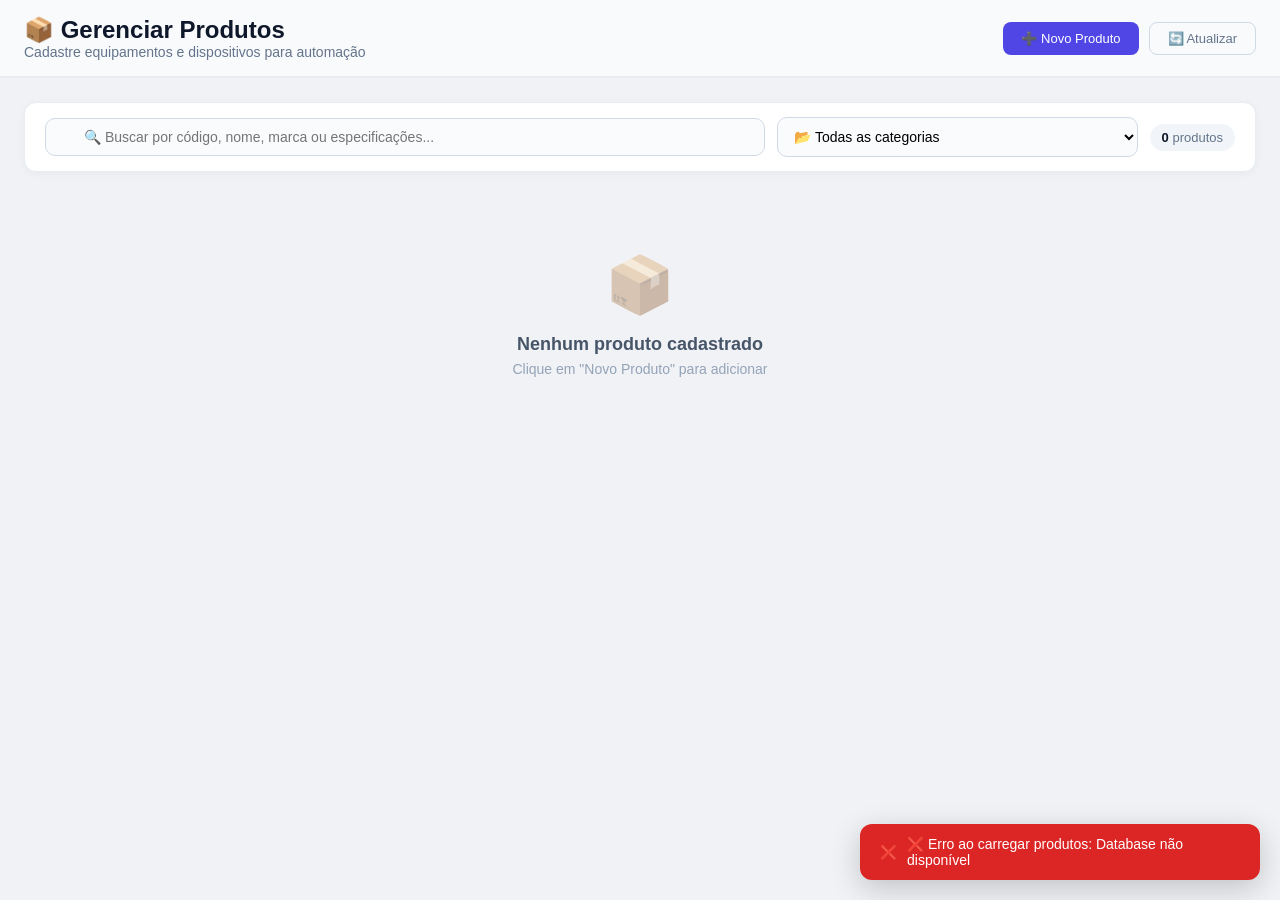
<file: pages/produtos.html>
<!DOCTYPE html>
<html lang="pt-BR">
<head>
    <meta charset="UTF-8">
    <meta name="viewport" content="width=device-width, initial-scale=1.0">
    <title>Produtos</title>
    <link rel="stylesheet" href="../css/style.css">
    <style>
        .page-header {
            padding: 16px 24px;
            background: #f8fafc;
            border-bottom: 2px solid #e9edf2;
            display: flex;
            justify-content: space-between;
            align-items: center;
            flex-wrap: wrap;
            gap: 12px;
            position: sticky;
            top: 0;
            z-index: 10;
        }

        .page-header h2 {
            color: #0f172a;
        }

        .page-header p {
            color: #64748b;
            font-size: 14px;
        }

        .page-content {
            padding: 24px;
            overflow-y: auto;
            max-height: calc(100vh - 70px);
        }

        /* BARRA DE BUSCA E FILTROS */
        .search-bar {
            background: #ffffff;
            border: 1px solid #e9edf2;
            border-radius: 12px;
            padding: 14px 20px;
            margin-bottom: 20px;
            display: flex;
            flex-wrap: wrap;
            gap: 12px;
            align-items: center;
            box-shadow: 0 2px 8px rgba(0,0,0,0.04);
        }

        .search-bar .search-input-wrapper {
            flex: 2;
            min-width: 200px;
            position: relative;
        }

        .search-bar .search-input-wrapper i {
            position: absolute;
            left: 12px;
            top: 50%;
            transform: translateY(-50%);
            color: #94a3b8;
        }

        .search-bar .search-input-wrapper input {
            width: 100%;
            padding: 10px 12px 10px 38px;
            border: 1.5px solid #d1d9e6;
            border-radius: 10px;
            font-size: 14px;
            background: #fafbfc;
            transition: all 0.2s;
        }

        .search-bar .search-input-wrapper input:focus {
            outline: none;
            border-color: #4f46e5;
            background: white;
            box-shadow: 0 0 0 3px rgba(79, 70, 229, 0.08);
        }

        .search-bar .filtro-categoria {
            flex: 1;
            min-width: 150px;
        }

        .search-bar .filtro-categoria select {
            width: 100%;
            padding: 10px 12px;
            border: 1.5px solid #d1d9e6;
            border-radius: 10px;
            font-size: 14px;
            background: #fafbfc;
            transition: all 0.2s;
            cursor: pointer;
        }

        .search-bar .filtro-categoria select:focus {
            outline: none;
            border-color: #4f46e5;
            background: white;
        }

        .search-bar .search-stats {
            font-size: 13px;
            color: #64748b;
            white-space: nowrap;
            padding: 6px 12px;
            background: #f1f5f9;
            border-radius: 20px;
        }

        .search-bar .search-stats strong {
            color: #0f172a;
        }

        .search-bar .btn-limpar-busca {
            padding: 6px 14px;
            border: none;
            background: #f1f5f9;
            border-radius: 8px;
            font-size: 12px;
            cursor: pointer;
            color: #64748b;
            transition: all 0.2s;
            display: none;
        }

        .search-bar .btn-limpar-busca:hover {
            background: #fee2e2;
            color: #dc2626;
        }

        .search-bar .btn-limpar-busca.visible {
            display: inline-flex;
        }

        /* GRADE DE PRODUTOS */
        .produtos-grid {
            display: grid;
            grid-template-columns: repeat(auto-fill, minmax(320px, 1fr));
            gap: 20px;
        }

        .produto-card {
            background: #ffffff;
            border: 1px solid #e9edf2;
            border-radius: 14px;
            overflow: hidden;
            transition: all 0.25s ease;
            box-shadow: 0 2px 8px rgba(0,0,0,0.03);
            display: flex;
            flex-direction: column;
        }

        .produto-card:hover {
            border-color: #4f46e5;
            box-shadow: 0 8px 30px rgba(79, 70, 229, 0.08);
            transform: translateY(-2px);
        }

        .produto-card .card-header {
            padding: 14px 18px 10px;
            display: flex;
            justify-content: space-between;
            align-items: flex-start;
            gap: 12px;
            border-bottom: 1px solid #f1f5f9;
        }

        .produto-card .card-header .codigo {
            font-family: 'Courier New', monospace;
            font-size: 13px;
            font-weight: 700;
            color: #4f46e5;
            background: #eef2ff;
            padding: 2px 12px;
            border-radius: 20px;
            letter-spacing: 0.5px;
            white-space: nowrap;
        }

        .produto-card .card-header .categoria-badge {
            font-size: 11px;
            font-weight: 500;
            color: #64748b;
            background: #f1f5f9;
            padding: 2px 12px;
            border-radius: 20px;
            display: inline-flex;
            align-items: center;
            gap: 4px;
        }

        .produto-card .card-header .acoes-topo {
            display: flex;
            gap: 6px;
        }

        .produto-card .card-header .acoes-topo .btn {
            padding: 4px 10px;
            font-size: 12px;
        }

        .produto-card .card-body {
            padding: 14px 18px;
            flex: 1;
        }

        .produto-card .card-body .imagem-area {
            width: 100%;
            height: 140px;
            background: #f8fafc;
            border-radius: 10px;
            margin-bottom: 12px;
            display: flex;
            align-items: center;
            justify-content: center;
            border: 1px dashed #d1d9e6;
            overflow: hidden;
            position: relative;
        }

        .produto-card .card-body .imagem-area img {
            width: 100%;
            height: 100%;
            object-fit: contain;
            padding: 8px;
        }

        .produto-card .card-body .imagem-area .placeholder {
            font-size: 48px;
            opacity: 0.3;
            color: #94a3b8;
        }

        .produto-card .card-body .info-principal {
            display: flex;
            flex-direction: column;
            gap: 4px;
        }

        .produto-card .card-body .info-principal .nome {
            font-size: 16px;
            font-weight: 700;
            color: #0f172a;
            line-height: 1.3;
        }

        .produto-card .card-body .info-principal .marca {
            font-size: 14px;
            color: #64748b;
        }

        .produto-card .card-body .info-principal .marca i {
            color: #94a3b8;
            margin-right: 4px;
        }

        .produto-card .card-body .info-principal .detalhes {
            display: flex;
            flex-wrap: wrap;
            gap: 8px;
            margin-top: 6px;
        }

        .produto-card .card-body .info-principal .detalhes .tag {
            display: inline-block;
            padding: 2px 12px;
            border-radius: 20px;
            font-size: 11px;
            font-weight: 500;
            background: #f1f5f9;
            color: #475569;
        }

        .produto-card .card-body .info-principal .detalhes .tag.protocolo-wifi {
            background: #dbeafe;
            color: #1e40af;
        }

        .produto-card .card-body .info-principal .detalhes .tag.protocolo-zigbee {
            background: #d1fae5;
            color: #065f46;
        }

        .produto-card .card-body .info-principal .detalhes .tag.protocolo-rf {
            background: #fef3c7;
            color: #92400e;
        }

        .produto-card .card-body .info-principal .detalhes .tag.preco {
            background: #eef2ff;
            color: #4f46e5;
            font-weight: 600;
        }

        .produto-card .card-body .info-principal .detalhes .tag.qtd {
            background: #f1f5f9;
            color: #64748b;
        }

        /* ESPECIFICAÇÕES */
        .produto-card .especificacoes-area {
            border-top: 1px solid #f1f5f9;
            margin: 0 18px;
            padding: 10px 0;
        }

        .produto-card .especificacoes-area .btn-especificacoes {
            width: 100%;
            padding: 6px 12px;
            border: none;
            background: #f8fafc;
            border-radius: 8px;
            font-size: 12px;
            font-weight: 500;
            color: #64748b;
            cursor: pointer;
            transition: all 0.2s;
            display: flex;
            align-items: center;
            justify-content: center;
            gap: 8px;
            font-family: 'Inter', sans-serif;
        }

        .produto-card .especificacoes-area .btn-especificacoes:hover {
            background: #f1f5f9;
            color: #0f172a;
        }

        .produto-card .especificacoes-area .btn-especificacoes .icone {
            transition: transform 0.3s;
        }

        .produto-card .especificacoes-area .btn-especificacoes .icone.open {
            transform: rotate(180deg);
        }

        .produto-card .especificacoes-area .especificacoes-content {
            max-height: 0;
            overflow: hidden;
            transition: max-height 0.4s ease, padding 0.3s ease;
            padding: 0 4px;
        }

        .produto-card .especificacoes-area .especificacoes-content.open {
            max-height: 300px;
            padding: 10px 4px 4px;
        }

        .produto-card .especificacoes-area .especificacoes-content .texto {
            font-size: 13px;
            color: #475569;
            line-height: 1.6;
            white-space: pre-wrap;
            word-break: break-word;
            background: #f8fafc;
            padding: 10px 14px;
            border-radius: 8px;
            border-left: 3px solid #4f46e5;
        }

        .produto-card .especificacoes-area .especificacoes-content .texto.empty {
            color: #94a3b8;
            font-style: italic;
            border-left-color: #d1d9e6;
        }

        .produto-card .card-footer {
            padding: 10px 18px 14px;
            border-top: 1px solid #f1f5f9;
            display: flex;
            justify-content: space-between;
            align-items: center;
            gap: 8px;
        }

        .produto-card .card-footer .categoria-tag {
            font-size: 11px;
            color: #94a3b8;
            display: flex;
            align-items: center;
            gap: 4px;
        }

        .produto-card .card-footer .categoria-tag i {
            font-size: 12px;
        }

        /* Empty state */
        .empty-state {
            text-align: center;
            padding: 60px 20px;
            color: #94a3b8;
            grid-column: 1 / -1;
        }

        .empty-state .icone {
            font-size: 56px;
            opacity: 0.4;
            margin-bottom: 16px;
        }

        .empty-state h3 {
            color: #475569;
            font-size: 18px;
            margin-bottom: 6px;
        }

        .empty-state p {
            font-size: 14px;
        }

        /* MODAL PRODUTO */
        .modal-produto .form-row {
            display: grid;
            grid-template-columns: 1fr 1fr;
            gap: 14px;
        }

        .modal-produto .form-row-3 {
            display: grid;
            grid-template-columns: 1fr 1fr 1fr;
            gap: 14px;
        }

        .modal-produto .form-group textarea {
            resize: vertical;
            min-height: 80px;
            font-family: 'Inter', sans-serif;
        }

        .modal-produto .image-preview {
            width: 100%;
            max-height: 150px;
            background: #f8fafc;
            border-radius: 8px;
            border: 1px dashed #d1d9e6;
            display: flex;
            align-items: center;
            justify-content: center;
            overflow: hidden;
            margin-top: 4px;
            padding: 8px;
        }

        .modal-produto .image-preview img {
            max-height: 140px;
            max-width: 100%;
            object-fit: contain;
        }

        .modal-produto .image-preview .placeholder {
            color: #94a3b8;
            font-size: 13px;
        }

        /* Geração de código */
        .codigo-gerado {
            font-family: 'Courier New', monospace;
            font-size: 18px;
            font-weight: 700;
            color: #4f46e5;
            background: #eef2ff;
            padding: 4px 16px;
            border-radius: 8px;
            letter-spacing: 2px;
            display: inline-block;
        }

        /* Responsivo */
        @media (max-width: 768px) {
            .page-content {
                padding: 16px;
            }

            .search-bar {
                flex-direction: column;
                align-items: stretch;
                padding: 12px 16px;
            }

            .search-bar .search-stats {
                text-align: center;
            }

            .search-bar .filtro-categoria {
                min-width: 100%;
            }

            .produtos-grid {
                grid-template-columns: 1fr;
                gap: 16px;
            }

            .modal-produto .form-row,
            .modal-produto .form-row-3 {
                grid-template-columns: 1fr;
            }
        }

        @media (max-width: 480px) {
            .produto-card .card-header {
                flex-wrap: wrap;
            }

            .produto-card .card-header .acoes-topo {
                width: 100%;
                justify-content: flex-end;
            }

            .produto-card .card-body .imagem-area {
                height: 100px;
            }
        }

        /* Dark Mode */
        body.dark-mode .page-header {
            background: #1e293b;
            border-color: #334155;
        }

        body.dark-mode .page-header h2 {
            color: #f1f5f9;
        }

        body.dark-mode .search-bar {
            background: #1e293b;
            border-color: #334155;
        }

        body.dark-mode .search-bar .search-input-wrapper input {
            background: #0f172a;
            border-color: #334155;
            color: #f1f5f9;
        }

        body.dark-mode .search-bar .search-input-wrapper input:focus {
            border-color: #818cf8;
            background: #0f172a;
        }

        body.dark-mode .search-bar .filtro-categoria select {
            background: #0f172a;
            border-color: #334155;
            color: #f1f5f9;
        }

        body.dark-mode .search-bar .filtro-categoria select:focus {
            border-color: #818cf8;
            background: #0f172a;
        }

        body.dark-mode .search-bar .search-stats {
            background: #334155;
            color: #94a3b8;
        }

        body.dark-mode .search-bar .search-stats strong {
            color: #f1f5f9;
        }

        body.dark-mode .produto-card {
            background: #1e293b;
            border-color: #334155;
        }

        body.dark-mode .produto-card:hover {
            border-color: #818cf8;
        }

        body.dark-mode .produto-card .card-header {
            border-color: #334155;
        }

        body.dark-mode .produto-card .card-header .codigo {
            background: #1a2332;
            color: #818cf8;
        }

        body.dark-mode .produto-card .card-header .categoria-badge {
            background: #334155;
            color: #94a3b8;
        }

        body.dark-mode .produto-card .card-body .imagem-area {
            background: #0f172a;
            border-color: #334155;
        }

        body.dark-mode .produto-card .card-body .info-principal .nome {
            color: #f1f5f9;
        }

        body.dark-mode .produto-card .card-body .info-principal .marca {
            color: #94a3b8;
        }

        body.dark-mode .produto-card .card-body .info-principal .detalhes .tag {
            background: #334155;
            color: #94a3b8;
        }

        body.dark-mode .produto-card .card-body .info-principal .detalhes .tag.preco {
            background: #1a2332;
            color: #818cf8;
        }

        body.dark-mode .produto-card .especificacoes-area {
            border-color: #334155;
        }

        body.dark-mode .produto-card .especificacoes-area .btn-especificacoes {
            background: #0f172a;
            color: #94a3b8;
        }

        body.dark-mode .produto-card .especificacoes-area .btn-especificacoes:hover {
            background: #1a2332;
            color: #f1f5f9;
        }

        body.dark-mode .produto-card .especificacoes-area .especificacoes-content .texto {
            background: #0f172a;
            color: #cbd5e1;
            border-left-color: #818cf8;
        }

        body.dark-mode .produto-card .especificacoes-area .especificacoes-content .texto.empty {
            color: #64748b;
            border-left-color: #334155;
        }

        body.dark-mode .produto-card .card-footer {
            border-color: #334155;
        }

        body.dark-mode .modal-produto .image-preview {
            background: #0f172a;
            border-color: #334155;
        }

        body.dark-mode .empty-state h3 {
            color: #94a3b8;
        }

        body.dark-mode .empty-state p {
            color: #64748b;
        }
    </style>
</head>
<body>
    <div class="page-header">
        <div>
            <h2>📦 Gerenciar Produtos</h2>
            <p>Cadastre equipamentos e dispositivos para automação</p>
        </div>
        <div style="display: flex; gap: 10px; flex-wrap: wrap;">
            <button class="btn btn-primary" onclick="abrirModalProduto()">➕ Novo Produto</button>
            <button class="btn btn-outline" onclick="carregarProdutos()">🔄 Atualizar</button>
        </div>
    </div>

    <div class="page-content">
        <!-- BARRA DE BUSCA E FILTROS -->
        <div class="search-bar">
            <div class="search-input-wrapper">
                <i class="fas fa-search"></i>
                <input 
                    type="text" 
                    id="searchInput" 
                    placeholder="🔍 Buscar por código, nome, marca ou especificações..."
                    oninput="filtrarProdutos()"
                >
            </div>
            <div class="filtro-categoria">
                <select id="filtroCategoria" onchange="filtrarProdutos()">
                    <option value="">📂 Todas as categorias</option>
                </select>
            </div>
            <span class="search-stats" id="searchStats">
                <strong id="totalProdutosDisplay">0</strong> produtos
            </span>
            <button class="btn-limpar-busca" id="btnLimparBusca" onclick="limparBusca()">
                ✕ Limpar
            </button>
        </div>

        <!-- GRADE DE PRODUTOS -->
        <div class="produtos-grid" id="produtosContainer">
            <div class="empty-state">
                <div class="icone">📦</div>
                <h3>Nenhum produto cadastrado</h3>
                <p>Clique em "Novo Produto" para adicionar</p>
            </div>
        </div>
    </div>

    <!-- MODAL PRODUTO -->
    <div class="modal modal-produto" id="modalProduto">
        <div class="modal-content" style="max-width: 700px;">
            <h2 id="modalProdutoTitle">Novo Produto</h2>
            <form id="produtoForm" onsubmit="salvarProduto(event)">
                <div class="form-row">
                    <div class="form-group">
                        <label>Código do Produto *</label>
                        <div style="display: flex; gap: 8px; align-items: center;">
                            <input type="text" id="formCodigo" required placeholder="Ex: PRD001" 
                                   style="flex: 1; font-family: 'Courier New', monospace; text-transform: uppercase;"
                                   maxlength="6">
                            <button type="button" class="btn btn-outline btn-sm" onclick="gerarCodigoAleatorio()" 
                                    style="white-space: nowrap; padding: 6px 12px; font-size: 12px;">
                                🔄 Gerar
                            </button>
                        </div>
                        <small style="color: #94a3b8;">6 caracteres alfanuméricos (ex: PRD001)</small>
                    </div>
                    <div class="form-group">
                        <label>Marca *</label>
                        <input type="text" id="formMarca" required placeholder="Ex: Sonoff, Philips, Aqara">
                    </div>
                </div>
                <div class="form-group">
                    <label>Nome do Dispositivo *</label>
                    <input type="text" id="formNome" required placeholder="Ex: Interruptor Inteligente Wi-Fi 2 Teclas">
                </div>
                <div class="form-group">
                    <label>Categoria *</label>
                    <select id="formCategoria" required>
                        <option value="">Selecione uma categoria</option>
                        <option value="Interruptores">🔌 Interruptores</option>
                        <option value="Tomadas">🔌 Tomadas</option>
                        <option value="Lâmpadas">💡 Lâmpadas</option>
                        <option value="Sensores">📡 Sensores</option>
                        <option value="Câmeras">📷 Câmeras</option>
                        <option value="Automação">🤖 Automação</option>
                        <option value="Áudio e Vídeo">🔊 Áudio e Vídeo</option>
                        <option value="Segurança">🔒 Segurança</option>
                        <option value="Iluminação">💡 Iluminação</option>
                        <option value="Climatização">❄️ Climatização</option>
                        <option value="Cortinas">🪟 Cortinas</option>
                        <option value="Acessórios">🔧 Acessórios</option>
                        <option value="Outros">📦 Outros</option>
                    </select>
                    <small style="color: #94a3b8;">Categoria para organização e filtragem rápida</small>
                </div>
                <div class="form-row-3">
                    <div class="form-group">
                        <label>Protocolo</label>
                        <select id="formProtocolo">
                            <option value="Wi-Fi">Wi-Fi</option>
                            <option value="Zigbee" selected>Zigbee</option>
                            <option value="RF">RF</option>
                            <option value="Bluetooth">Bluetooth</option>
                            <option value="Z-Wave">Z-Wave</option>
                            <option value="Cabeado">Cabeado</option>
                        </select>
                    </div>
                    <div class="form-group">
                        <label>Quantidade Padrão</label>
                        <input type="number" id="formQuantidade" value="1" min="0" step="1">
                    </div>
                    <div class="form-group">
                        <label>Preço Unitário (R$)</label>
                        <input type="number" id="formPreco" value="150" min="0" step="0.01">
                    </div>
                </div>
                <div class="form-group">
                    <label>Imagem (URL)</label>
                    <input type="url" id="formImagem" placeholder="https://exemplo.com/imagem.jpg" 
                           onchange="previewImagem(this.value)">
                    <div class="image-preview" id="imagePreview">
                        <span class="placeholder">🖼️ Nenhuma imagem selecionada</span>
                    </div>
                </div>
                <div class="form-group">
                    <label>Especificações Técnicas</label>
                    <textarea id="formEspecificacoes" rows="3" 
                              placeholder="Descreva as especificações técnicas do produto...&#10;Ex: Alimentação: 110-220V&#10;Consumo: 5W&#10;Dimensões: 5x5x3cm&#10;Compatibilidade: Alexa, Google Home"></textarea>
                    <small style="color: #94a3b8;">Informações técnicas, compatibilidades, requisitos de instalação, etc.</small>
                </div>
                <input type="hidden" id="formEditIndex" value="-1">
                <div class="modal-actions">
                    <button type="button" class="btn btn-outline" onclick="fecharModal('modalProduto')">Cancelar</button>
                    <button type="submit" class="btn btn-primary">Salvar</button>
                </div>
            </form>
        </div>
    </div>

    <script>
    // ============ ESTADO ============
    let produtosData = [];
    let produtosFiltrados = [];

    // ============ GERAR CÓDIGO ============
    function gerarCodigoAleatorio() {
        const chars = 'ABCDEFGHIJKLMNOPQRSTUVWXYZ0123456789';
        let codigo = '';
        for (let i = 0; i < 6; i++) {
            codigo += chars.charAt(Math.floor(Math.random() * chars.length));
        }
        document.getElementById('formCodigo').value = codigo;
    }

    // ============ ACESSO AO DB ============
    function getDb() {
        try {
            if (window.parent && window.parent.getDadosGlobais) {
                return window.parent.getDadosGlobais().db;
            }
            if (window.db) {
                return window.db;
            }
            throw new Error('Database não disponível');
        } catch (error) {
            console.error('Erro ao acessar database:', error);
            mostrarNotificacao('❌ Erro ao conectar ao banco de dados', 'error');
            return null;
        }
    }

    // ============ NOTIFICAÇÕES ============
    function mostrarNotificacao(mensagem, tipo = 'info') {
        const cores = {
            success: '#0b9e5e',
            error: '#dc2626',
            warning: '#f59e0b',
            info: '#4f46e5'
        };

        const icones = {
            success: '✅',
            error: '❌',
            warning: '⚠️',
            info: 'ℹ️'
        };

        const toast = document.createElement('div');
        toast.style.cssText = `
            position: fixed;
            bottom: 20px;
            right: 20px;
            background: ${cores[tipo] || cores.info};
            color: white;
            padding: 12px 20px;
            border-radius: 12px;
            font-size: 14px;
            font-family: 'Inter', sans-serif;
            box-shadow: 0 8px 30px rgba(0,0,0,0.2);
            z-index: 9999;
            max-width: 400px;
            animation: slideIn 0.3s ease;
            display: flex;
            align-items: center;
            gap: 10px;
        `;
        
        toast.innerHTML = `<span>${icones[tipo] || 'ℹ️'}</span> ${mensagem}`;
        
        const existing = document.querySelector('.toast-notification');
        if (existing) existing.remove();
        
        toast.className = 'toast-notification';
        document.body.appendChild(toast);

        setTimeout(() => {
            toast.style.opacity = '0';
            toast.style.transition = 'opacity 0.3s';
            setTimeout(() => toast.remove(), 300);
        }, 4000);
    }

    // ============ CARREGAR PRODUTOS - CORRIGIDO ============
    async function carregarProdutos() {
        try {
            const db = getDb();
            if (!db) {
                throw new Error('Database não disponível');
            }

            console.log('📦 Carregando produtos...');
            
            // Forçar refresh para buscar do Firebase
            produtosData = await db.getProdutos(true);
            console.log(`📦 ${produtosData.length} produtos carregados`);
            
            // Se não houver produtos, mostrar mensagem
            if (produtosData.length === 0) {
                console.log('📭 Nenhum produto cadastrado');
                mostrarNotificacao('📭 Nenhum produto cadastrado. Clique em "Novo Produto" para adicionar.', 'info');
            }
            
            produtosFiltrados = [...produtosData];
            
            atualizarFiltroCategorias();
            renderizarProdutos();
            atualizarStats();
            
            const total = produtosData.length;
            const msg = total > 0 ? `✅ ${total} produtos carregados` : '📭 Nenhum produto cadastrado';
            mostrarNotificacao(msg, total > 0 ? 'success' : 'info');
            
            if (window.parent && window.parent.atualizarStatus) {
                window.parent.atualizarStatus(`✅ ${total} produtos carregados`);
            }
        } catch (error) {
            console.error('❌ Erro ao carregar produtos:', error);
            mostrarNotificacao('❌ Erro ao carregar produtos: ' + error.message, 'error');
            if (window.parent && window.parent.atualizarStatus) {
                window.parent.atualizarStatus('❌ Erro ao carregar produtos');
            }
            
            // Tenta recarregar após 2 segundos
            setTimeout(() => {
                console.log('🔄 Tentando recarregar produtos...');
                carregarProdutos();
            }, 2000);
        }
    }

    // ============ ATUALIZAR FILTRO DE CATEGORIAS ============
    function atualizarFiltroCategorias() {
        const select = document.getElementById('filtroCategoria');
        const valorAtual = select.value;
        
        // Extrair categorias únicas
        const categorias = [...new Set(produtosData.map(p => p.categoria).filter(Boolean))].sort();
        
        select.innerHTML = '<option value="">📂 Todas as categorias</option>';
        categorias.forEach(cat => {
            const selected = cat === valorAtual ? 'selected' : '';
            select.innerHTML += `<option value="${cat}" ${selected}>${cat}</option>`;
        });
    }

    // ============ FILTRAR ============
    function filtrarProdutos() {
        const termo = document.getElementById('searchInput').value.toLowerCase().trim();
        const categoria = document.getElementById('filtroCategoria').value;
        const btnLimpar = document.getElementById('btnLimparBusca');

        if (termo.length > 0 || categoria) {
            btnLimpar.classList.add('visible');
        } else {
            btnLimpar.classList.remove('visible');
        }

        produtosFiltrados = produtosData.filter(p => {
            let matchTermo = true;
            if (termo) {
                const codigo = (p.codigo || '').toLowerCase();
                const nome = (p.nome || p.dispositivo || '').toLowerCase();
                const marca = (p.marca || '').toLowerCase();
                const espec = (p.especificacoes || '').toLowerCase();
                const protocolo = (p.protocolo || '').toLowerCase();
                const categoriaProd = (p.categoria || '').toLowerCase();
                const comodo = (p.comodo || '').toLowerCase();
                
                matchTermo = codigo.includes(termo) ||
                             nome.includes(termo) ||
                             marca.includes(termo) ||
                             espec.includes(termo) ||
                             protocolo.includes(termo) ||
                             categoriaProd.includes(termo) ||
                             comodo.includes(termo);
            }
            
            let matchCategoria = true;
            if (categoria) {
                matchCategoria = (p.categoria || '') === categoria;
            }
            
            return matchTermo && matchCategoria;
        });

        renderizarProdutos();
        atualizarStats();
    }

    function limparBusca() {
        document.getElementById('searchInput').value = '';
        document.getElementById('filtroCategoria').value = '';
        document.getElementById('btnLimparBusca').classList.remove('visible');
        produtosFiltrados = [...produtosData];
        renderizarProdutos();
        atualizarStats();
        document.getElementById('searchInput').focus();
    }

    function atualizarStats() {
        document.getElementById('totalProdutosDisplay').textContent = produtosFiltrados.length;
    }

    // ============ RENDERIZAR ============
    function renderizarProdutos() {
        const container = document.getElementById('produtosContainer');

        if (produtosFiltrados.length === 0) {
            const termo = document.getElementById('searchInput').value.trim();
            const categoria = document.getElementById('filtroCategoria').value;
            const temFiltro = termo || categoria;
            
            container.innerHTML = `
                <div class="empty-state">
                    <div class="icone">${temFiltro ? '🔍' : '📦'}</div>
                    <h3>${temFiltro ? 'Nenhum produto encontrado' : 'Nenhum produto cadastrado'}</h3>
                    <p>${temFiltro ? 'Tente buscar por outro termo ou categoria' : 'Clique em "Novo Produto" para adicionar'}</p>
                    ${temFiltro ? `<button class="btn btn-outline" onclick="limparBusca()" style="margin-top: 12px;">Limpar filtros</button>` : ''}
                </div>
            `;
            return;
        }

        const protocolClasses = {
            'Wi-Fi': 'protocolo-wifi',
            'Zigbee': 'protocolo-zigbee',
            'RF': 'protocolo-rf',
            'Bluetooth': 'protocolo-wifi',
            'Z-Wave': 'protocolo-zigbee',
            'Cabeado': 'protocolo-rf'
        };

        const categoriaIcones = {
            'Interruptores': '🔌',
            'Tomadas': '🔌',
            'Lâmpadas': '💡',
            'Sensores': '📡',
            'Câmeras': '📷',
            'Automação': '🤖',
            'Áudio e Vídeo': '🔊',
            'Segurança': '🔒',
            'Iluminação': '💡',
            'Climatização': '❄️',
            'Cortinas': '🪟',
            'Acessórios': '🔧',
            'Outros': '📦'
        };

        container.innerHTML = produtosFiltrados.map(p => {
            const codigo = p.codigo || p.id?.slice(0, 6)?.toUpperCase() || '------';
            const nome = p.nome || p.dispositivo || 'Sem nome';
            const marca = p.marca || 'Sem marca';
            const protocolo = p.protocolo || 'Wi-Fi';
            const preco = p.preco || 0;
            const qtd = p.qtdPadrao || 0;
            const imagem = p.imagem || '';
            const especificacoes = p.especificacoes || '';
            const temEspec = especificacoes.length > 0;
            const categoria = p.categoria || 'Outros';
            const iconeCategoria = categoriaIcones[categoria] || '📦';
            const comodo = p.comodo || '';

            return `
                <div class="produto-card" data-id="${p.id}">
                    <div class="card-header">
                        <div style="display: flex; align-items: center; gap: 8px; flex-wrap: wrap;">
                            <span class="codigo">#${codigo}</span>
                            <span class="categoria-badge">${iconeCategoria} ${categoria}</span>
                            ${comodo ? `<span class="categoria-badge" style="background: #dbeafe; color: #1e40af;">🏠 ${comodo}</span>` : ''}
                        </div>
                        <div class="acoes-topo">
                            <button class="btn btn-primary btn-sm" onclick="editarProduto('${p.id}')" title="Editar">
                                ✏️
                            </button>
                            <button class="btn btn-danger btn-sm" onclick="excluirProduto('${p.id}')" title="Excluir">
                                🗑️
                            </button>
                        </div>
                    </div>
                    <div class="card-body">
                        <div class="imagem-area">
                            ${imagem ? 
                                `<img src="${imagem}" alt="${nome}" onerror="this.style.display='none';this.nextElementSibling.style.display='flex'">` : 
                                ''
                            }
                            <span class="placeholder" ${imagem ? 'style="display:none"' : ''}>
                                ${imagem ? '' : '🖼️'}
                            </span>
                        </div>
                        <div class="info-principal">
                            <div class="nome">${nome}</div>
                            <div class="marca"><i class="fas fa-tag"></i> ${marca}</div>
                            <div class="detalhes">
                                <span class="tag ${protocolClasses[protocolo] || ''}">${protocolo}</span>
                                <span class="tag preco">R$ ${preco.toFixed(2)}</span>
                                <span class="tag qtd">📦 ${qtd} un</span>
                            </div>
                        </div>
                    </div>
                    <div class="especificacoes-area">
                        <button class="btn-especificacoes" onclick="toggleEspecificacoes(this)">
                            <span>📋 Especificações Técnicas</span>
                            <span class="icone">▼</span>
                        </button>
                        <div class="especificacoes-content">
                            <div class="texto ${temEspec ? '' : 'empty'}">
                                ${temEspec ? especificacoes.replace(/\n/g, '<br>') : 'Nenhuma especificação cadastrada'}
                            </div>
                        </div>
                    </div>
                    <div class="card-footer">
                        <span class="categoria-tag">
                            <i class="fas fa-folder"></i> ${categoria}
                        </span>
                        <span style="font-size: 12px; color: #94a3b8;">
                            ID: ${p.id?.slice(0, 8) || '---'}
                        </span>
                    </div>
                </div>
            `;
        }).join('');
    }

    // ============ ESPECIFICAÇÕES ============
    function toggleEspecificacoes(btn) {
        const content = btn.parentElement.querySelector('.especificacoes-content');
        const icon = btn.querySelector('.icone');
        
        content.classList.toggle('open');
        icon.classList.toggle('open');
    }

    // ============ IMAGEM ============
    function previewImagem(url) {
        const preview = document.getElementById('imagePreview');
        if (url && url.trim()) {
            preview.innerHTML = `<img src="${url}" alt="Preview" onerror="this.style.display='none';this.parentElement.innerHTML='<span class=\\'placeholder\\'>❌ Erro ao carregar imagem</span>'">`;
        } else {
            preview.innerHTML = `<span class="placeholder">🖼️ Nenhuma imagem selecionada</span>`;
        }
    }

    // ============ MODAL ============
    function abrirModalProduto(data = null) {
        const modal = document.getElementById('modalProduto');
        document.getElementById('modalProdutoTitle').textContent = data ? 'Editar Produto' : 'Novo Produto';

        if (data) {
            document.getElementById('formCodigo').value = data.codigo || data.id?.slice(0, 6)?.toUpperCase() || '';
            document.getElementById('formMarca').value = data.marca || '';
            document.getElementById('formNome').value = data.nome || data.dispositivo || '';
            document.getElementById('formCategoria').value = data.categoria || '';
            document.getElementById('formProtocolo').value = data.protocolo || 'Wi-Fi';
            document.getElementById('formQuantidade').value = data.qtdPadrao || 0;
            document.getElementById('formPreco').value = data.preco || 0;
            document.getElementById('formImagem').value = data.imagem || '';
            document.getElementById('formEspecificacoes').value = data.especificacoes || '';
            document.getElementById('formEditIndex').value = data.id;
            previewImagem(data.imagem || '');
        } else {
            document.getElementById('formCodigo').value = '';
            document.getElementById('formMarca').value = '';
            document.getElementById('formNome').value = '';
            document.getElementById('formCategoria').value = '';
            document.getElementById('formProtocolo').value = 'Zigbee';
            document.getElementById('formQuantidade').value = 1;
            document.getElementById('formPreco').value = 150;
            document.getElementById('formImagem').value = '';
            document.getElementById('formEspecificacoes').value = '';
            document.getElementById('formEditIndex').value = '-1';
            document.getElementById('imagePreview').innerHTML = `<span class="placeholder">🖼️ Nenhuma imagem selecionada</span>`;
            gerarCodigoAleatorio();
        }

        modal.classList.add('active');
        setTimeout(() => document.getElementById('formCodigo').focus(), 100);
    }

    function fecharModal(id) {
        document.getElementById(id).classList.remove('active');
    }

    // ============ SALVAR PRODUTO ============
    async function salvarProduto(event) {
        event.preventDefault();
        
        const codigo = document.getElementById('formCodigo').value.trim().toUpperCase();
        const marca = document.getElementById('formMarca').value.trim();
        const nome = document.getElementById('formNome').value.trim();
        const categoria = document.getElementById('formCategoria').value;
        const protocolo = document.getElementById('formProtocolo').value;
        const qtdPadrao = parseInt(document.getElementById('formQuantidade').value) || 0;
        const preco = parseFloat(document.getElementById('formPreco').value) || 0;
        const imagem = document.getElementById('formImagem').value.trim();
        const especificacoes = document.getElementById('formEspecificacoes').value.trim();

        if (!codigo || codigo.length !== 6) {
            mostrarNotificacao('⚠️ Código deve ter 6 caracteres!', 'warning');
            document.getElementById('formCodigo').focus();
            return;
        }

        if (!marca) {
            mostrarNotificacao('⚠️ Marca é obrigatória!', 'warning');
            document.getElementById('formMarca').focus();
            return;
        }

        if (!nome) {
            mostrarNotificacao('⚠️ Nome do dispositivo é obrigatório!', 'warning');
            document.getElementById('formNome').focus();
            return;
        }

        if (!categoria) {
            mostrarNotificacao('⚠️ Selecione uma categoria!', 'warning');
            document.getElementById('formCategoria').focus();
            return;
        }

        // Verificar código duplicado
        const id = document.getElementById('formEditIndex').value;
        const existe = produtosData.some(p => 
            p.codigo === codigo && p.id !== id
        );
        if (existe) {
            mostrarNotificacao('⚠️ Código já está em uso!', 'warning');
            document.getElementById('formCodigo').focus();
            return;
        }

        try {
            const db = getDb();
            if (!db) {
                throw new Error('Database não disponível');
            }

            const data = {
                codigo: codigo,
                marca: marca,
                nome: nome,
                dispositivo: nome,
                categoria: categoria,
                protocolo: protocolo,
                qtdPadrao: qtdPadrao,
                preco: preco,
                imagem: imagem,
                especificacoes: especificacoes,
                cor: '#4f46e5',
                posX: 50,
                posY: 50,
                comodo: 'Sem Cômodo'
            };

            let mensagem = '';

            if (id && id !== '-1') {
                data.id = id;
                await db.salvarProduto(data);
                mensagem = '✅ Produto atualizado com sucesso!';
            } else {
                await db.salvarProduto(data);
                mensagem = '✅ Produto criado com sucesso!';
            }

            mostrarNotificacao(mensagem, 'success');
            
            if (window.parent && window.parent.atualizarStatus) {
                window.parent.atualizarStatus(mensagem);
            }

            fecharModal('modalProduto');
            await carregarProdutos();
        } catch (error) {
            console.error('❌ Erro ao salvar produto:', error);
            mostrarNotificacao('❌ Erro ao salvar: ' + error.message, 'error');
            if (window.parent && window.parent.atualizarStatus) {
                window.parent.atualizarStatus('❌ Erro ao salvar produto');
            }
        }
    }

    // ============ EDITAR ============
    function editarProduto(id) {
        const produto = produtosData.find(p => p.id === id);
        if (produto) {
            abrirModalProduto(produto);
        } else {
            mostrarNotificacao('❌ Produto não encontrado', 'error');
        }
    }

    // ============ EXCLUIR ============
    async function excluirProduto(id) {
        if (!confirm('Tem certeza que deseja excluir este produto?')) return;
        
        try {
            const db = getDb();
            if (!db) {
                throw new Error('Database não disponível');
            }

            await db.deletarProduto(id);
            mostrarNotificacao('🗑️ Produto excluído com sucesso!', 'success');
            
            if (window.parent && window.parent.atualizarStatus) {
                window.parent.atualizarStatus('🗑️ Produto excluído');
            }

            await carregarProdutos();
        } catch (error) {
            console.error('❌ Erro ao excluir produto:', error);
            mostrarNotificacao('❌ Erro ao excluir: ' + error.message, 'error');
            if (window.parent && window.parent.atualizarStatus) {
                window.parent.atualizarStatus('❌ Erro ao excluir produto');
            }
        }
    }

    // ============ INICIALIZAR ============
    document.addEventListener('DOMContentLoaded', function() {
        const isDark = localStorage.getItem('darkMode') === 'true';
        if (isDark) {
            document.body.classList.add('dark-mode');
        }

        // Aguardar um pouco para garantir que o db está pronto
        setTimeout(() => {
            carregarProdutos();
        }, 500);

        document.addEventListener('keydown', function(e) {
            if (e.key === 'Escape') {
                document.querySelectorAll('.modal.active').forEach(modal => {
                    modal.classList.remove('active');
                });
            }
        });

        document.addEventListener('click', function(e) {
            if (e.target.classList.contains('modal')) {
                e.target.classList.remove('active');
            }
        });
    });

    const style = document.createElement('style');
    style.textContent = `
        @keyframes slideIn {
            from { opacity: 0; transform: translateX(30px); }
            to { opacity: 1; transform: translateX(0); }
        }
    `;
    document.head.appendChild(style);
    </script>
</body>
</html>
</file>
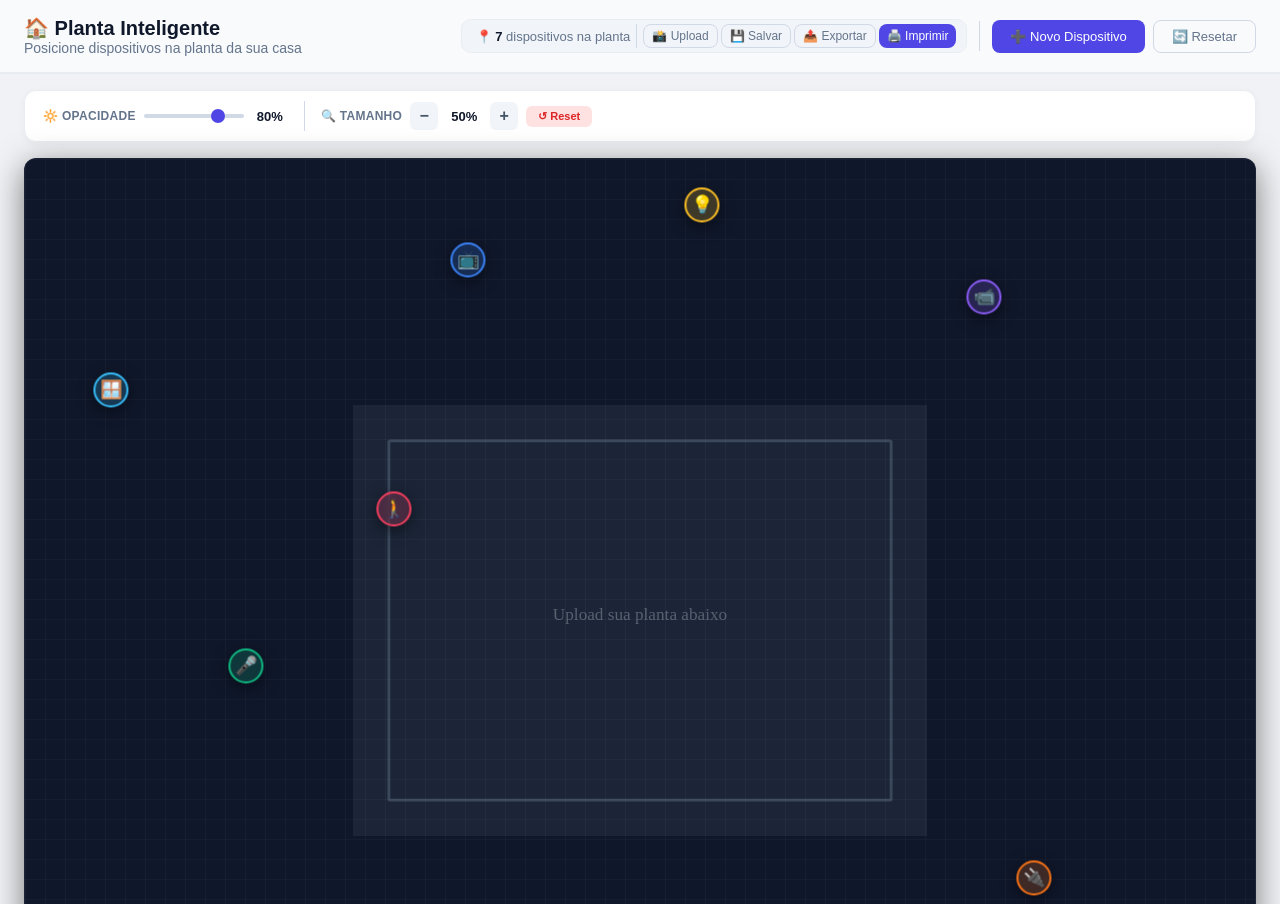
<file: pages/sala-inteligente.html>
<!DOCTYPE html>
<html lang="pt-BR">
<head>
    <meta charset="UTF-8">
    <meta name="viewport" content="width=device-width, initial-scale=1.0">
    <title>Planta Inteligente - Configurações</title>
    <link rel="stylesheet" href="../css/style.css">
    <style>
        /* ===== LAYOUT ===== */
        .page-header {
            padding: 16px 24px;
            background: #f8fafc;
            border-bottom: 2px solid #e9edf2;
            display: flex;
            justify-content: space-between;
            align-items: center;
            flex-wrap: wrap;
            gap: 12px;
            position: sticky;
            top: 0;
            z-index: 100;
        }
        .page-header h2 { color: #0f172a; font-size: 20px; }
        .page-header p  { color: #64748b; font-size: 14px; }

        .page-header .header-actions {
            display: flex;
            align-items: center;
            gap: 12px;
            flex-wrap: wrap;
        }

        .page-header .header-actions .toolbar-compact {
            display: flex;
            align-items: center;
            gap: 6px;
            flex-wrap: wrap;
            background: #f1f5f9;
            padding: 4px 10px 4px 14px;
            border-radius: 10px;
            border: 1px solid #e9edf2;
        }

        .page-header .header-actions .toolbar-compact .info {
            font-size: 13px;
            color: #64748b;
            white-space: nowrap;
        }

        .page-header .header-actions .toolbar-compact .info strong {
            color: #0f172a;
        }

        .page-header .header-actions .toolbar-compact .separator {
            width: 1px;
            height: 24px;
            background: #d1d9e6;
        }

        .page-header .header-actions .toolbar-compact .btn-group {
            display: flex;
            gap: 3px;
        }

        .page-header .header-actions .toolbar-compact .btn-group .btn {
            padding: 4px 8px;
            font-size: 12px;
            white-space: nowrap;
        }

        .page-header .header-actions .toolbar-compact .btn-upload {
            position: relative;
            overflow: hidden;
        }

        .page-header .header-actions .toolbar-compact .btn-upload input[type="file"] {
            position: absolute;
            inset: 0;
            opacity: 0;
            cursor: pointer;
        }

        .page-header .header-actions .btn-actions {
            display: flex;
            gap: 8px;
        }

        .page-content {
            padding: 16px 24px 24px;
            overflow-y: auto;
            max-height: calc(100vh - 70px);
        }

        /* ===== CONTROLES DE IMAGEM ===== */
        .image-controls {
            display: flex;
            align-items: center;
            gap: 16px;
            flex-wrap: wrap;
            background: #ffffff;
            border: 1px solid #e9edf2;
            border-radius: 12px;
            padding: 10px 18px;
            margin-bottom: 16px;
            box-shadow: 0 2px 8px rgba(0,0,0,0.04);
        }

        .image-controls .control-group {
            display: flex;
            align-items: center;
            gap: 8px;
        }

        .image-controls .control-group label {
            font-size: 12px;
            font-weight: 600;
            color: #64748b;
            text-transform: uppercase;
            letter-spacing: 0.3px;
        }

        .image-controls .control-group input[type="range"] {
            width: 100px;
            height: 4px;
            -webkit-appearance: none;
            appearance: none;
            background: #d1d9e6;
            border-radius: 2px;
            outline: none;
            transition: all 0.2s;
        }

        .image-controls .control-group input[type="range"]::-webkit-slider-thumb {
            -webkit-appearance: none;
            appearance: none;
            width: 14px;
            height: 14px;
            border-radius: 50%;
            background: #4f46e5;
            cursor: pointer;
            transition: all 0.2s;
        }

        .image-controls .control-group input[type="range"]::-webkit-slider-thumb:hover {
            transform: scale(1.15);
        }

        .image-controls .control-group input[type="range"]::-moz-range-thumb {
            width: 14px;
            height: 14px;
            border-radius: 50%;
            background: #4f46e5;
            cursor: pointer;
            border: none;
        }

        .image-controls .control-value {
            font-size: 13px;
            font-weight: 600;
            color: #0f172a;
            min-width: 36px;
            text-align: center;
        }

        .image-controls .control-group .btn-zoom {
            width: 28px;
            height: 28px;
            border: none;
            border-radius: 6px;
            background: #f1f5f9;
            color: #475569;
            cursor: pointer;
            font-size: 16px;
            font-weight: 700;
            transition: all 0.2s;
            display: flex;
            align-items: center;
            justify-content: center;
        }

        .image-controls .control-group .btn-zoom:hover {
            background: #e2e8f0;
            color: #0f172a;
        }

        .image-controls .control-group .btn-zoom:active {
            transform: scale(0.9);
        }

        .image-controls .control-group .btn-reset {
            padding: 4px 12px;
            border: none;
            border-radius: 6px;
            background: #fee2e2;
            color: #dc2626;
            cursor: pointer;
            font-size: 11px;
            font-weight: 600;
            transition: all 0.2s;
        }

        .image-controls .control-group .btn-reset:hover {
            background: #fecaca;
        }

        /* ===== CONTAINER DA PLANTA ===== */
        .plant-container {
            position: relative;
            width: 100%;
            background: #0f172a;
            border-radius: 12px;
            overflow: hidden;
            box-shadow: 0 8px 32px rgba(0,0,0,0.5);
            border: 1px solid rgba(255,255,255,0.05);
            aspect-ratio: 4/3;
            display: flex;
            align-items: center;
            justify-content: center;
            transition: all 0.3s ease;
        }

        .plant-image-wrapper {
            position: relative;
            width: 100%;
            height: 100%;
            display: flex;
            align-items: center;
            justify-content: center;
            padding: 30px 0;
            transition: all 0.3s ease;
        }

        .plant-image-wrapper img {
            width: 50%;
            height: 50%;
            object-fit: contain;
            display: block;
            user-select: none;
            -webkit-user-drag: none;
            transition: all 0.3s ease;
            border-radius: 8px;
        }

        /* Grid de fundo */
        .grid-background {
            position: absolute;
            inset: 0;
            background-image: 
                linear-gradient(rgba(255,255,255,0.03) 1px, transparent 1px),
                linear-gradient(90deg, rgba(255,255,255,0.03) 1px, transparent 1px);
            background-size: 20px 20px;
            pointer-events: none;
            z-index: 1;
        }

        /* ===== DISPOSITIVOS ARRASTÁVEIS ===== */
        .device-draggable {
            position: absolute;
            cursor: grab;
            z-index: 10;
            touch-action: none;
            user-select: none;
            -webkit-user-select: none;
            will-change: transform, left, top;
            transition: filter 0.2s;
            pointer-events: auto;
        }

        .device-draggable:hover {
            filter: brightness(1.2);
            z-index: 15;
        }

        .device-draggable.dragging {
            cursor: grabbing;
            z-index: 20;
            filter: brightness(1.3) drop-shadow(0 0 20px rgba(255,255,255,0.3));
        }

        .device-draggable .device-icon {
            width: 2.2rem;
            height: 2.2rem;
            border-radius: 50%;
            display: flex;
            align-items: center;
            justify-content: center;
            box-shadow: 0 4px 16px rgba(0,0,0,0.5);
            border: 2px solid rgba(255,255,255,0.9);
            background: rgba(0,0,0,0.75);
            backdrop-filter: blur(8px);
            font-size: 1.1rem;
            transition: all 0.3s;
            position: relative;
            transform: translate(-50%, -50%);
        }

        .device-draggable .device-icon::after {
            content: '';
            position: absolute;
            inset: -3px;
            border-radius: 50%;
            border: 2px solid transparent;
            transition: all 0.3s;
        }

        .device-draggable.dragging .device-icon::after {
            border-color: rgba(255,255,255,0.6);
            animation: pulse-border 0.8s ease-in-out infinite;
        }

        @keyframes pulse-border {
            0%, 100% { transform: scale(1); opacity: 0.5; }
            50% { transform: scale(1.15); opacity: 1; }
        }

        .device-draggable .device-name {
            position: absolute;
            bottom: calc(100% + 8px);
            left: 50%;
            transform: translateX(-50%) scale(0.9);
            background: rgba(0,0,0,0.92);
            color: white;
            padding: 0.2rem 0.6rem;
            border-radius: 0.4rem;
            font-size: 0.6rem;
            white-space: nowrap;
            opacity: 0;
            visibility: hidden;
            transition: all 0.3s cubic-bezier(0.68, -0.55, 0.265, 1.55);
            pointer-events: none;
            backdrop-filter: blur(4px);
            border: 1px solid rgba(255,255,255,0.1);
            font-weight: 500;
            letter-spacing: 0.3px;
        }

        .device-draggable:hover .device-name {
            opacity: 1;
            visibility: visible;
            transform: translateX(-50%) scale(1);
        }

        /* ===== INDICADOR DE POSIÇÃO ===== */
        .position-indicator {
            position: absolute;
            bottom: 8px;
            right: 8px;
            background: rgba(0,0,0,0.7);
            color: #94a3b8;
            padding: 0.25rem 0.75rem;
            border-radius: 6px;
            font-size: 0.65rem;
            backdrop-filter: blur(4px);
            border: 1px solid rgba(255,255,255,0.05);
            pointer-events: none;
            z-index: 5;
        }

        /* ===== TOAST ===== */
        .toast {
            position: fixed;
            bottom: 80px;
            right: 20px;
            padding: 12px 22px;
            border-radius: 12px;
            font-size: 14px;
            font-family: 'Inter', sans-serif;
            box-shadow: 0 8px 30px rgba(0,0,0,0.2);
            z-index: 9999;
            color: white;
            max-width: 380px;
            animation: toastIn 0.3s ease;
            display: flex;
            align-items: center;
            gap: 10px;
        }

        @keyframes toastIn {
            from { opacity: 0; transform: translateX(30px); }
            to   { opacity: 1; transform: translateX(0); }
        }

        /* ===== MODAL ===== */
        .modal-sala .form-row {
            display: grid;
            grid-template-columns: 1fr 1fr;
            gap: 14px;
        }

        .modal-sala .icon-picker {
            display: grid;
            grid-template-columns: repeat(6, 1fr);
            gap: 0.5rem;
            margin-top: 0.5rem;
        }

        .modal-sala .icon-option {
            padding: 0.5rem;
            text-align: center;
            background: #f1f5f9;
            border-radius: 8px;
            cursor: pointer;
            transition: all 0.3s;
            font-size: 1.5rem;
            border: 2px solid transparent;
        }

        .modal-sala .icon-option:hover {
            background: #e2e8f0;
            transform: scale(1.05);
        }

        .modal-sala .icon-option.selected {
            background: #eef2ff;
            border-color: #4f46e5;
        }

        .modal-sala .color-picker-options {
            display: flex;
            gap: 0.5rem;
            flex-wrap: wrap;
            margin-top: 0.5rem;
        }

        .modal-sala .color-option {
            width: 32px;
            height: 32px;
            border-radius: 50%;
            cursor: pointer;
            border: 2px solid transparent;
            transition: all 0.3s;
        }

        .modal-sala .color-option:hover {
            transform: scale(1.15);
        }

        .modal-sala .color-option.selected {
            border-color: #0f172a;
            transform: scale(1.15);
            box-shadow: 0 0 0 2px #4f46e5;
        }

        /* =============================================
           ESTILOS DE IMPRESSÃO - ADAPTADOS AO ZOOM
           ============================================= */
        @media print {
            .page-header,
            .page-header .header-actions,
            .image-controls,
            .btn,
            .modal,
            .toast,
            .grid-background,
            .position-indicator {
                display: none !important;
            }

            body {
                background: white !important;
                padding: 0 !important;
                margin: 0 !important;
            }

            .page-content {
                padding: 0 !important;
                max-height: none !important;
                overflow: visible !important;
            }

            .plant-container {
                box-shadow: none !important;
                border: 1px solid #ddd !important;
                border-radius: 0 !important;
                background: white !important;
                aspect-ratio: 4/3;
                width: 100% !important;
                height: auto !important;
                max-height: 70vh !important;
                page-break-after: avoid !important;
            }

            .plant-image-wrapper {
                padding: 10px !important;
            }

            /* A imagem mantém o zoom definido pelo usuário na impressão */
            .plant-image-wrapper img {
                opacity: 1 !important;
                filter: none !important;
                border: 1px solid #e2e8f0 !important;
                background: white !important;
                /* O zoom é mantido via estilo inline definido pelo JavaScript */
            }

            /* Dispositivos se adaptam ao zoom da imagem */
            .device-draggable {
                filter: none !important;
                cursor: default !important;
                pointer-events: none !important;
            }

            /* Ícones se ajustam proporcionalmente ao zoom */
            .device-draggable .device-icon {
                width: 1.6rem !important;
                height: 1.6rem !important;
                font-size: 0.9rem !important;
                background: rgba(255,255,255,0.95) !important;
                border: 2px solid #333 !important;
                box-shadow: 0 2px 8px rgba(0,0,0,0.15) !important;
                backdrop-filter: none !important;
            }

            /* Para zoom pequeno, ícones ainda menores */
            @media print and (max-width: 600px) {
                .device-draggable .device-icon {
                    width: 1.2rem !important;
                    height: 1.2rem !important;
                    font-size: 0.7rem !important;
                }
            }

            .device-draggable .device-name {
                display: none !important;
            }

            .print-device-list {
                display: block !important;
                margin-top: 20px !important;
                padding: 16px 20px !important;
                background: #f8f9fa !important;
                border-radius: 8px !important;
                border: 1px solid #dee2e6 !important;
                page-break-inside: avoid !important;
            }

            .print-device-list h3 {
                color: #1a202c !important;
                margin-bottom: 12px !important;
                font-size: 16px !important;
                font-weight: 700 !important;
            }

            .print-device-list table {
                width: 100% !important;
                border-collapse: collapse !important;
                font-size: 12px !important;
            }

            .print-device-list th {
                background: #e9ecef !important;
                padding: 8px 12px !important;
                text-align: left !important;
                border: 1px solid #dee2e6 !important;
                font-weight: 600 !important;
                color: #1a202c !important;
            }

            .print-device-list td {
                padding: 6px 12px !important;
                border: 1px solid #dee2e6 !important;
                color: #2d3748 !important;
            }

            .print-device-list tr:nth-child(even) {
                background: #f8f9fa !important;
            }

            .print-header {
                display: block !important;
                text-align: center !important;
                margin-bottom: 16px !important;
                padding: 10px !important;
                border-bottom: 2px solid #4f46e5 !important;
            }

            .print-header h1 {
                font-size: 22px !important;
                font-weight: 700 !important;
                color: #1a202c !important;
                margin: 0 !important;
            }

            .print-header p {
                color: #4a5568 !important;
                font-size: 13px !important;
                margin: 4px 0 0 !important;
            }

            .print-footer {
                display: block !important;
                text-align: center !important;
                margin-top: 20px !important;
                padding-top: 12px !important;
                border-top: 1px solid #dee2e6 !important;
                color: #6b7280 !important;
                font-size: 11px !important;
            }
        }

        .print-header {
            display: none;
        }

        .print-device-list {
            display: none;
        }

        .print-footer {
            display: none;
        }

        /* ===== DARK MODE ===== */
        body.dark-mode .page-header {
            background: #1e293b;
            border-color: #334155;
        }

        body.dark-mode .page-header h2 {
            color: #f1f5f9;
        }

        body.dark-mode .page-header .header-actions .toolbar-compact {
            background: #0f172a;
            border-color: #334155;
        }

        body.dark-mode .page-header .header-actions .toolbar-compact .info {
            color: #94a3b8;
        }

        body.dark-mode .page-header .header-actions .toolbar-compact .info strong {
            color: #f1f5f9;
        }

        body.dark-mode .page-header .header-actions .toolbar-compact .separator {
            background: #334155;
        }

        body.dark-mode .image-controls {
            background: #1e293b;
            border-color: #334155;
        }

        body.dark-mode .image-controls .control-group label {
            color: #94a3b8;
        }

        body.dark-mode .image-controls .control-value {
            color: #f1f5f9;
        }

        body.dark-mode .image-controls .control-group input[type="range"] {
            background: #334155;
        }

        body.dark-mode .image-controls .control-group input[type="range"]::-webkit-slider-thumb {
            background: #818cf8;
        }

        body.dark-mode .image-controls .control-group .btn-zoom {
            background: #334155;
            color: #94a3b8;
        }

        body.dark-mode .image-controls .control-group .btn-zoom:hover {
            background: #475569;
            color: #f1f5f9;
        }

        body.dark-mode .modal-sala .icon-option {
            background: #334155;
            color: #f1f5f9;
        }

        body.dark-mode .modal-sala .icon-option:hover {
            background: #475569;
        }

        body.dark-mode .modal-sala .icon-option.selected {
            background: #1a2332;
            border-color: #818cf8;
        }

        body.dark-mode .modal-sala .color-option.selected {
            border-color: #f1f5f9;
            box-shadow: 0 0 0 2px #818cf8;
        }

        /* ===== RESPONSIVO ===== */
        @media (max-width: 992px) {
            .page-header {
                flex-direction: column;
                align-items: stretch;
            }

            .page-header .header-actions {
                flex-wrap: wrap;
            }

            .page-header .header-actions .toolbar-compact {
                flex-wrap: wrap;
                padding: 8px 12px;
            }

            .page-header .header-actions .toolbar-compact .separator {
                display: none;
            }

            .image-controls {
                flex-direction: column;
                align-items: stretch;
                gap: 10px;
            }

            .image-controls .control-group {
                justify-content: center;
            }
        }

        @media (max-width: 768px) {
            .page-content {
                padding: 12px;
            }

            .page-header .header-actions .toolbar-compact {
                flex-direction: column;
                align-items: stretch;
                width: 100%;
            }

            .page-header .header-actions .toolbar-compact .btn-group {
                flex-wrap: wrap;
                justify-content: center;
            }

            .plant-image-wrapper img {
                width: 65%;
                height: 65%;
            }

            .device-draggable .device-icon {
                width: 2rem;
                height: 2rem;
                font-size: 1rem;
            }

            .device-draggable .device-name {
                font-size: 0.55rem;
                padding: 0.15rem 0.4rem;
            }

            .modal-sala .form-row {
                grid-template-columns: 1fr;
            }

            .modal-sala .icon-picker {
                grid-template-columns: repeat(5, 1fr);
            }

            .page-header .header-actions .btn-actions {
                width: 100%;
                justify-content: center;
            }

            .image-controls .control-group input[type="range"] {
                width: 80px;
            }
        }

        @media (max-width: 480px) {
            .plant-image-wrapper img {
                width: 75%;
                height: 75%;
            }

            .device-draggable .device-icon {
                width: 1.8rem;
                height: 1.8rem;
                font-size: 0.9rem;
            }

            .modal-sala .icon-picker {
                grid-template-columns: repeat(4, 1fr);
            }

            .page-header .header-actions .toolbar-compact .btn-group .btn {
                font-size: 11px;
                padding: 3px 8px;
            }

            .image-controls .control-group input[type="range"] {
                width: 60px;
            }
        }
    </style>
</head>
<body>
    <!-- HEADER -->
    <div class="page-header">
        <div>
            <h2>🏠 Planta Inteligente</h2>
            <p>Posicione dispositivos na planta da sua casa</p>
        </div>
        <div class="header-actions">
            <!-- BARRA DE FERRAMENTAS COMPACTA -->
            <div class="toolbar-compact">
                <span class="info">
                    📍 <strong id="deviceCount">0</strong> dispositivos na planta
                </span>
                <span class="separator"></span>
                <div class="btn-group">
                    <button class="btn btn-outline btn-sm btn-upload">
                        📸 Upload
                        <input type="file" id="plantUpload" accept="image/*">
                    </button>
                    <button class="btn btn-outline btn-sm" onclick="savePositions()">💾 Salvar</button>
                    <button class="btn btn-outline btn-sm" onclick="exportPositions()">📤 Exportar</button>
                    <button class="btn btn-primary btn-sm" onclick="printPlant()">🖨️ Imprimir</button>
                </div>
            </div>
            <span class="separator" style="width:1px;height:30px;background:#d1d9e6;"></span>
            <!-- BOTÕES DE AÇÃO -->
            <div class="btn-actions">
                <button class="btn btn-primary" onclick="openAddDeviceModal()">➕ Novo Dispositivo</button>
                <button class="btn btn-outline" onclick="resetPositions()">🔄 Resetar</button>
            </div>
        </div>
    </div>

    <div class="page-content">
        <!-- CONTROLES DE IMAGEM - APENAS OPACIDADE E ZOOM -->
        <div class="image-controls">
            <!-- Opacidade -->
            <div class="control-group">
                <label>🔆 Opacidade</label>
                <input type="range" id="opacitySlider" min="10" max="100" value="80">
                <span class="control-value" id="opacityValue">80%</span>
            </div>

            <span class="separator" style="width:1px;height:30px;background:#d1d9e6;"></span>

            <!-- Zoom / Tamanho da Imagem -->
            <div class="control-group">
                <label>🔍 Tamanho</label>
                <button class="btn-zoom" onclick="zoomImage(-5)">−</button>
                <span class="control-value" id="zoomValue">50%</span>
                <button class="btn-zoom" onclick="zoomImage(5)">+</button>
                <button class="btn-reset" onclick="resetImageControls()">↺ Reset</button>
            </div>
        </div>

        <!-- Cabeçalho para Impressão -->
        <div class="print-header">
            <h1>🏠 Planta Inteligente</h1>
            <p>Lista de dispositivos e suas posições</p>
        </div>

        <!-- PLANTA -->
        <div class="plant-container" id="plantContainer">
            <div class="plant-image-wrapper">
                <div class="grid-background"></div>
                <img 
                    id="plantImage" 
                    src="data:image/svg+xml,%3Csvg xmlns='http://www.w3.org/2000/svg' viewBox='0 0 800 600'%3E%3Crect width='800' height='600' fill='%231e293b'/%3E%3Crect x='50' y='50' width='700' height='500' fill='none' stroke='%23475569' stroke-width='4' rx='2'/%3E%3Ctext x='400' y='300' text-anchor='middle' fill='%236b7280' font-size='24' font-family='Inter'%3EUpload sua planta abaixo%3C/text%3E%3C/svg%3E"
                    alt="Planta da sala"
                    style="opacity: 0.8;"
                >
                <div class="position-indicator" id="positionIndicator">📍 0 dispositivos</div>
            </div>
            <div id="devicesContainer" class="absolute inset-0 pointer-events-none" style="position:absolute;inset:0;pointer-events:none;">
                <!-- Dispositivos serão inseridos aqui -->
            </div>
        </div>

        <!-- Lista de Dispositivos para Impressão -->
        <div class="print-device-list" id="printDeviceList">
            <h3>📋 Lista de Dispositivos</h3>
            <table>
                <thead>
                    <tr>
                        <th>Ícone</th>
                        <th>Dispositivo</th>
                        <th>Posição X</th>
                        <th>Posição Y</th>
                    </tr>
                </thead>
                <tbody id="printDeviceTableBody">
                    <tr>
                        <td colspan="4" style="text-align:center;padding:20px;color:#6b7280;">
                            Nenhum dispositivo configurado
                        </td>
                    </tr>
                </tbody>
            </table>
        </div>

        <!-- Rodapé para Impressão -->
        <div class="print-footer">
            Gerado em: <span id="printDate"></span> | SmartHome - Sistema de Orçamento
        </div>
    </div>

    <!-- MODAL: ADICIONAR DISPOSITIVO -->
    <div class="modal modal-sala" id="addDeviceModal">
        <div class="modal-content" style="max-width:480px;">
            <h2 id="modalDeviceTitle">➕ Novo Dispositivo</h2>
            <form id="deviceForm" onsubmit="addDevice(event)">
                <div class="form-group">
                    <label>Nome do dispositivo *</label>
                    <input type="text" id="newDeviceName" required placeholder="Ex: Sensor de Temperatura">
                </div>
                <div class="form-group">
                    <label>Ícone</label>
                    <div class="icon-picker" id="iconPicker">
                        <div class="icon-option selected" data-icon="💡">💡</div>
                        <div class="icon-option" data-icon="📺">📺</div>
                        <div class="icon-option" data-icon="🎤">🎤</div>
                        <div class="icon-option" data-icon="📹">📹</div>
                        <div class="icon-option" data-icon="🔌">🔌</div>
                        <div class="icon-option" data-icon="🚶">🚶</div>
                        <div class="icon-option" data-icon="🪟">🪟</div>
                        <div class="icon-option" data-icon="🌡️">🌡️</div>
                        <div class="icon-option" data-icon="🔊">🔊</div>
                        <div class="icon-option" data-icon="📡">📡</div>
                        <div class="icon-option" data-icon="🎮">🎮</div>
                        <div class="icon-option" data-icon="🖥️">🖥️</div>
                    </div>
                </div>
                <div class="form-group">
                    <label>Cor</label>
                    <div class="color-picker-options" id="colorPicker">
                        <div class="color-option selected" style="background: #3b82f6" data-color="#3b82f6"></div>
                        <div class="color-option" style="background: #10b981" data-color="#10b981"></div>
                        <div class="color-option" style="background: #f43f5e" data-color="#f43f5e"></div>
                        <div class="color-option" style="background: #f59e0b" data-color="#f59e0b"></div>
                        <div class="color-option" style="background: #8b5cf6" data-color="#8b5cf6"></div>
                        <div class="color-option" style="background: #ec4899" data-color="#ec4899"></div>
                        <div class="color-option" style="background: #14b8a6" data-color="#14b8a6"></div>
                        <div class="color-option" style="background: #f97316" data-color="#f97316"></div>
                    </div>
                </div>
                <div class="modal-actions">
                    <button type="button" class="btn btn-outline" onclick="closeAddDeviceModal()">Cancelar</button>
                    <button type="submit" class="btn btn-primary">Adicionar</button>
                </div>
            </form>
        </div>
    </div>

    <script>
    // =============================================
    //  ESTADO
    // =============================================
    let devices = [];
    let selectedIcon = '💡';
    let selectedColor = '#3b82f6';
    let deviceIdCounter = Date.now();
    let isDragging = false;
    let dragTarget = null;
    let dragOffsetX = 0;
    let dragOffsetY = 0;

    // Estado dos controles de imagem
    let currentZoom = 50;
    let currentOpacity = 80;

    const defaultDevices = [
        { id: 'tv', name: 'Smart TV', icon: '📺', color: '#3b82f6', x: 36, y: 11 },
        { id: 'voice', name: 'Assistente de Voz', icon: '🎤', color: '#10b981', x: 18, y: 55 },
        { id: 'window', name: 'Sensor de Janela', icon: '🪟', color: '#38bdf8', x: 7, y: 25 },
        { id: 'lamp', name: 'Lâmpada Inteligente', icon: '💡', color: '#fbbf24', x: 55, y: 5 },
        { id: 'motion', name: 'Sensor de Movimento', icon: '🚶', color: '#f43f5e', x: 30, y: 38 },
        { id: 'outlet', name: 'Tomada Inteligente', icon: '🔌', color: '#f97316', x: 82, y: 78 },
        { id: 'camera', name: 'Câmera de Segurança', icon: '📹', color: '#8b5cf6', x: 78, y: 15 }
    ];

    // =============================================
    //  TOAST / NOTIFICAÇÕES
    // =============================================
    function showToast(message, type = 'info') {
        const colors = {
            success: '#0b9e5e',
            error: '#dc2626',
            warning: '#f59e0b',
            info: '#4f46e5'
        };

        const icones = {
            success: '✅',
            error: '❌',
            warning: '⚠️',
            info: 'ℹ️'
        };

        const toast = document.createElement('div');
        toast.style.cssText = `
            position: fixed;
            bottom: 20px;
            right: 20px;
            background: ${colors[type] || colors.info};
            color: white;
            padding: 12px 20px;
            border-radius: 12px;
            font-size: 14px;
            font-family: 'Inter', sans-serif;
            box-shadow: 0 8px 30px rgba(0,0,0,0.2);
            z-index: 9999;
            max-width: 400px;
            animation: toastIn 0.3s ease;
            display: flex;
            align-items: center;
            gap: 10px;
        `;
        
        toast.innerHTML = `<span>${icones[type] || 'ℹ️'}</span> ${message}`;
        
        const existing = document.querySelector('.toast-notification');
        if (existing) existing.remove();
        
        toast.className = 'toast-notification';
        document.body.appendChild(toast);

        setTimeout(() => {
            toast.style.opacity = '0';
            toast.style.transition = 'opacity 0.3s';
            setTimeout(() => toast.remove(), 300);
        }, 4000);
    }

    // =============================================
    //  CONTROLES DE IMAGEM
    // =============================================
    function setupImageControls() {
        const img = document.getElementById('plantImage');
        const opacitySlider = document.getElementById('opacitySlider');
        const opacityValue = document.getElementById('opacityValue');

        // Carregar valores salvos
        const savedOpacity = localStorage.getItem('plantImageOpacity');
        const savedZoom = localStorage.getItem('plantImageZoom');

        if (savedOpacity) {
            currentOpacity = parseInt(savedOpacity);
            opacitySlider.value = currentOpacity;
            opacityValue.textContent = currentOpacity + '%';
            img.style.opacity = currentOpacity / 100;
        }

        if (savedZoom) {
            currentZoom = parseInt(savedZoom);
            document.getElementById('zoomValue').textContent = currentZoom + '%';
            img.style.width = currentZoom + '%';
            img.style.height = currentZoom + '%';
        }

        // Opacidade
        opacitySlider.addEventListener('input', function() {
            const value = parseInt(this.value);
            currentOpacity = value;
            opacityValue.textContent = value + '%';
            img.style.opacity = value / 100;
            localStorage.setItem('plantImageOpacity', value);
        });
    }

    function zoomImage(delta) {
        const img = document.getElementById('plantImage');
        let newZoom = currentZoom + delta;
        newZoom = Math.max(15, Math.min(100, newZoom));
        currentZoom = newZoom;
        document.getElementById('zoomValue').textContent = newZoom + '%';
        img.style.width = newZoom + '%';
        img.style.height = newZoom + '%';
        localStorage.setItem('plantImageZoom', newZoom);
    }

    function resetImageControls() {
        const img = document.getElementById('plantImage');
        
        // Resetar Opacidade
        currentOpacity = 80;
        document.getElementById('opacitySlider').value = 80;
        document.getElementById('opacityValue').textContent = '80%';
        img.style.opacity = 0.8;
        localStorage.setItem('plantImageOpacity', 80);

        // Resetar Zoom
        currentZoom = 50;
        document.getElementById('zoomValue').textContent = '50%';
        img.style.width = '50%';
        img.style.height = '50%';
        localStorage.setItem('plantImageZoom', 50);

        showToast('↺ Controles de imagem resetados!', 'success');
    }

    // =============================================
    //  GERENCIAMENTO DE DISPOSITIVOS
    // =============================================
    function loadSavedDevices() {
        const saved = localStorage.getItem('smartPlantDevices');
        if (saved) {
            try {
                devices = JSON.parse(saved);
                devices = devices.map(d => ({
                    ...d,
                    icon: d.icon || '📱',
                    color: d.color || '#3b82f6',
                    x: typeof d.x === 'number' ? d.x : 50,
                    y: typeof d.y === 'number' ? d.y : 50
                }));
            } catch (e) {
                devices = JSON.parse(JSON.stringify(defaultDevices));
            }
        } else {
            devices = JSON.parse(JSON.stringify(defaultDevices));
        }
    }

    function saveDevices() {
        localStorage.setItem('smartPlantDevices', JSON.stringify(devices));
        updateCounters();
        updatePrintList();
    }

    function renderDevices() {
        const container = document.getElementById('devicesContainer');
        if (!container) return;
        
        const existingDevices = container.querySelectorAll('.device-draggable');
        existingDevices.forEach(el => el.remove());
        
        devices.forEach(device => {
            const div = document.createElement('div');
            div.className = 'device-draggable';
            div.dataset.id = device.id;
            div.style.left = device.x + '%';
            div.style.top = device.y + '%';
            div.style.pointerEvents = 'auto';
            div.draggable = true;
            
            const iconDiv = document.createElement('div');
            iconDiv.className = 'device-icon';
            iconDiv.style.background = device.color + '33';
            iconDiv.style.borderColor = device.color;
            iconDiv.textContent = device.icon;
            
            const nameDiv = document.createElement('div');
            nameDiv.className = 'device-name';
            nameDiv.textContent = device.name;
            
            div.appendChild(iconDiv);
            div.appendChild(nameDiv);
            container.appendChild(div);
        });
    }

    function updateCounters() {
        const count = devices.length;
        document.getElementById('deviceCount').textContent = count;
        document.getElementById('positionIndicator').textContent = `📍 ${count} dispositivos`;
    }

    // =============================================
    //  LISTA PARA IMPRESSÃO
    // =============================================
    function updatePrintList() {
        const tbody = document.getElementById('printDeviceTableBody');
        if (!tbody) return;
        
        tbody.innerHTML = '';
        
        if (devices.length === 0) {
            tbody.innerHTML = '<tr><td colspan="4" style="text-align:center;padding:16px;color:#6b7280;">Nenhum dispositivo configurado</td></tr>';
            return;
        }
        
        devices.forEach(device => {
            const tr = document.createElement('tr');
            tr.innerHTML = `
                <td style="font-size:18px;text-align:center;">${device.icon}</td>
                <td><strong>${device.name}</strong></td>
                <td>${Math.round(device.x)}%</td>
                <td>${Math.round(device.y)}%</td>
            `;
            tbody.appendChild(tr);
        });
    }

    // =============================================
    //  DRAG & DROP
    // =============================================
    function setupDragAndDrop() {
        const container = document.getElementById('devicesContainer');
        if (!container) return;
        
        container.addEventListener('mousedown', function(e) {
            const target = e.target.closest('.device-draggable');
            if (!target) return;
            if (e.button !== 0) return;
            
            const rect = container.getBoundingClientRect();
            const deviceId = target.dataset.id;
            const device = devices.find(d => d.id === deviceId);
            if (!device) return;
            
            isDragging = true;
            dragTarget = target;
            target.classList.add('dragging');
            
            const deviceX = (device.x / 100) * rect.width;
            const deviceY = (device.y / 100) * rect.height;
            dragOffsetX = e.clientX - rect.left - deviceX;
            dragOffsetY = e.clientY - rect.top - deviceY;
            
            e.preventDefault();
        });
        
        document.addEventListener('mousemove', function(e) {
            if (!isDragging || !dragTarget) return;
            
            const rect = container.getBoundingClientRect();
            
            let x = ((e.clientX - rect.left - dragOffsetX) / rect.width) * 100;
            let y = ((e.clientY - rect.top - dragOffsetY) / rect.height) * 100;
            
            x = Math.max(0, Math.min(100, x));
            y = Math.max(0, Math.min(100, y));
            
            const deviceId = dragTarget.dataset.id;
            const device = devices.find(d => d.id === deviceId);
            if (device) {
                device.x = x;
                device.y = y;
                dragTarget.style.left = x + '%';
                dragTarget.style.top = y + '%';
            }
        });
        
        document.addEventListener('mouseup', function(e) {
            if (isDragging && dragTarget) {
                dragTarget.classList.remove('dragging');
                saveDevices();
                const deviceId = dragTarget.dataset.id;
                const device = devices.find(d => d.id === deviceId);
                if (device) {
                    showToast(`📍 ${device.name} movido para (${Math.round(device.x)}%, ${Math.round(device.y)}%)`);
                }
            }
            isDragging = false;
            dragTarget = null;
        });
        
        // Touch support
        container.addEventListener('touchstart', function(e) {
            const target = e.target.closest('.device-draggable');
            if (!target) return;
            
            const touch = e.touches[0];
            const rect = container.getBoundingClientRect();
            const deviceId = target.dataset.id;
            const device = devices.find(d => d.id === deviceId);
            if (!device) return;
            
            isDragging = true;
            dragTarget = target;
            target.classList.add('dragging');
            
            const deviceX = (device.x / 100) * rect.width;
            const deviceY = (device.y / 100) * rect.height;
            dragOffsetX = touch.clientX - rect.left - deviceX;
            dragOffsetY = touch.clientY - rect.top - deviceY;
            
            e.preventDefault();
        }, { passive: false });
        
        container.addEventListener('touchmove', function(e) {
            if (!isDragging || !dragTarget) return;
            
            const touch = e.touches[0];
            const rect = container.getBoundingClientRect();
            
            let x = ((touch.clientX - rect.left - dragOffsetX) / rect.width) * 100;
            let y = ((touch.clientY - rect.top - dragOffsetY) / rect.height) * 100;
            
            x = Math.max(0, Math.min(100, x));
            y = Math.max(0, Math.min(100, y));
            
            const deviceId = dragTarget.dataset.id;
            const device = devices.find(d => d.id === deviceId);
            if (device) {
                device.x = x;
                device.y = y;
                dragTarget.style.left = x + '%';
                dragTarget.style.top = y + '%';
            }
            
            e.preventDefault();
        }, { passive: false });
        
        container.addEventListener('touchend', function(e) {
            if (isDragging && dragTarget) {
                dragTarget.classList.remove('dragging');
                saveDevices();
                const deviceId = dragTarget.dataset.id;
                const device = devices.find(d => d.id === deviceId);
                if (device) {
                    showToast(`📍 ${device.name} movido para (${Math.round(device.x)}%, ${Math.round(device.y)}%)`);
                }
            }
            isDragging = false;
            dragTarget = null;
        });
    }

    // =============================================
    //  UPLOAD DE IMAGEM
    // =============================================
    function setupUploadListener() {
        const input = document.getElementById('plantUpload');
        if (input) {
            input.addEventListener('change', function(e) {
                if (this.files && this.files[0]) {
                    const reader = new FileReader();
                    reader.onload = function(e) {
                        document.getElementById('plantImage').src = e.target.result;
                        const fileName = this.files[0].name;
                        const btn = this.closest('.btn-upload');
                        if (btn) {
                            btn.innerHTML = `📸 ${fileName}`;
                            btn.appendChild(this);
                        }
                        showToast('✅ Imagem carregada com sucesso!', 'success');
                    };
                    reader.readAsDataURL(this.files[0]);
                }
            });
        }
    }

    // =============================================
    //  AÇÕES
    // =============================================
    function savePositions() {
        saveDevices();
        showToast('💾 Posições salvas com sucesso!', 'success');
    }

    function resetPositions() {
        if (confirm('Deseja resetar todas as posições para o padrão?')) {
            devices = JSON.parse(JSON.stringify(defaultDevices));
            saveDevices();
            renderDevices();
            const btn = document.querySelector('.btn-upload');
            if (btn) {
                btn.innerHTML = '📸 Upload';
                const input = document.getElementById('plantUpload');
                if (input) btn.appendChild(input);
            }
            showToast('🔄 Posições resetadas!', 'info');
        }
    }

    function exportPositions() {
        const data = {
            devices: devices,
            timestamp: new Date().toISOString(),
            totalDevices: devices.length,
            imageSettings: {
                opacity: currentOpacity,
                zoom: currentZoom
            }
        };
        
        const blob = new Blob([JSON.stringify(data, null, 2)], { type: 'application/json' });
        const url = URL.createObjectURL(blob);
        const a = document.createElement('a');
        a.href = url;
        a.download = `plant-config-${Date.now()}.json`;
        a.click();
        URL.revokeObjectURL(url);
        showToast('📤 Configuração exportada!', 'success');
    }

    function printPlant() {
        document.getElementById('printDate').textContent = new Date().toLocaleString('pt-BR');
        updatePrintList();
        
        const img = document.getElementById('plantImage');
        const originalOpacity = img.style.opacity;
        const originalWidth = img.style.width;
        const originalHeight = img.style.height;
        
        // Na impressão, mantém o zoom mas força opacidade total
        img.style.opacity = '1';
        
        setTimeout(() => {
            window.print();
            setTimeout(() => {
                img.style.opacity = originalOpacity;
                img.style.width = originalWidth;
                img.style.height = originalHeight;
            }, 100);
        }, 100);
    }

    // =============================================
    //  MODAL
    // =============================================
    function openAddDeviceModal() {
        const modal = document.getElementById('addDeviceModal');
        modal.classList.add('active');
        document.getElementById('newDeviceName').value = '';
        document.getElementById('newDeviceName').placeholder = 'Digite o nome do dispositivo...';
        document.getElementById('newDeviceName').focus();
        selectedIcon = '💡';
        selectedColor = '#3b82f6';
        updateIconSelection();
        updateColorSelection();
    }

    function closeAddDeviceModal() {
        document.getElementById('addDeviceModal').classList.remove('active');
    }

    function setupModalListeners() {
        document.querySelectorAll('.icon-option').forEach(el => {
            el.addEventListener('click', function() {
                document.querySelectorAll('.icon-option').forEach(i => i.classList.remove('selected'));
                this.classList.add('selected');
                selectedIcon = this.dataset.icon;
            });
        });
        
        document.querySelectorAll('.color-option').forEach(el => {
            el.addEventListener('click', function() {
                document.querySelectorAll('.color-option').forEach(c => c.classList.remove('selected'));
                this.classList.add('selected');
                selectedColor = this.dataset.color;
            });
        });
        
        document.addEventListener('keydown', function(e) {
            if (e.key === 'Escape') {
                closeAddDeviceModal();
            }
        });
        
        document.getElementById('addDeviceModal').addEventListener('click', function(e) {
            if (e.target === this) closeAddDeviceModal();
        });
    }

    function updateIconSelection() {
        document.querySelectorAll('.icon-option').forEach(el => {
            el.classList.toggle('selected', el.dataset.icon === selectedIcon);
        });
    }

    function updateColorSelection() {
        document.querySelectorAll('.color-option').forEach(el => {
            el.classList.toggle('selected', el.dataset.color === selectedColor);
        });
    }

    function addDevice(event) {
        event.preventDefault();
        
        const nameInput = document.getElementById('newDeviceName');
        const name = nameInput.value.trim() || 'Novo Dispositivo';
        
        const id = 'device_' + (++deviceIdCounter);
        
        const newDevice = {
            id,
            name,
            icon: selectedIcon,
            color: selectedColor,
            x: 50 + (Math.random() - 0.5) * 30,
            y: 50 + (Math.random() - 0.5) * 30
        };
        
        devices.push(newDevice);
        saveDevices();
        renderDevices();
        closeAddDeviceModal();
        showToast(`✅ "${name}" adicionado com sucesso!`, 'success');
    }

    // =============================================
    //  INICIALIZAR
    // =============================================
    document.addEventListener('DOMContentLoaded', function() {
        const isDark = localStorage.getItem('darkMode') === 'true';
        if (isDark) {
            document.body.classList.add('dark-mode');
        }

        loadSavedDevices();
        renderDevices();
        updateCounters();
        updatePrintList();
        setupDragAndDrop();
        setupModalListeners();
        setupUploadListener();
        setupImageControls();
    });
    </script>
</body>
</html>
</file>
<file: css/style.css>
/* ============ css/style.css ============ */
* {
    margin: 0;
    padding: 0;
    box-sizing: border-box;
}

body {
    font-family: 'Inter', -apple-system, BlinkMacSystemFont, sans-serif;
    background: #f0f2f5;
    color: #0f172a;
    height: 100vh;
    overflow: hidden;
}

/* ============ APP CONTAINER ============ */
.app-container {
    display: flex;
    flex-direction: column;
    height: 100vh;
    max-height: 100vh;
}

/* ============ HEADER ============ */
.app-header {
    background: #ffffff;
    padding: 12px 24px;
    border-bottom: 2px solid #e9edf2;
    display: flex;
    justify-content: space-between;
    align-items: center;
    flex-shrink: 0;
    flex-wrap: wrap;
    gap: 10px;
}

.app-header .logo-area {
    display: flex;
    align-items: center;
    gap: 14px;
}

.app-header .logo-area .logo-icon {
    font-size: 28px;
}

.app-header .logo-area h1 {
    font-size: 18px;
    font-weight: 700;
    color: #0f172a;
    line-height: 1.2;
}

.app-header .logo-area p {
    font-size: 12px;
    color: #64748b;
    font-weight: 400;
}

.app-header .header-actions {
    display: flex;
    align-items: center;
    gap: 14px;
    flex-wrap: wrap;
}

.status-badge {
    font-size: 12px;
    padding: 4px 14px;
    border-radius: 40px;
    font-weight: 500;
}

.status-badge.online {
    background: #d1fae5;
    color: #065f46;
}

.status-badge.offline {
    background: #fee2e2;
    color: #991b1b;
}

/* ============ NAVEGAÇÃO ============ */
.main-nav {
    background: #ffffff;
    padding: 0 16px;
    display: flex;
    gap: 4px;
    overflow-x: auto;
    border-bottom: 2px solid #e9edf2;
    flex-shrink: 0;
    scrollbar-width: thin;
}

.main-nav::-webkit-scrollbar {
    height: 3px;
}

.main-nav::-webkit-scrollbar-thumb {
    background: #cbd5e1;
    border-radius: 10px;
}

.main-nav .nav-item {
    padding: 12px 18px;
    border: none;
    background: transparent;
    font-size: 13px;
    font-weight: 500;
    color: #64748b;
    cursor: pointer;
    border-bottom: 3px solid transparent;
    transition: all 0.2s;
    white-space: nowrap;
    font-family: 'Inter', sans-serif;
}

.main-nav .nav-item:hover {
    color: #0f172a;
    background: #f8fafc;
}

.main-nav .nav-item.active {
    color: #4f46e5;
    border-bottom-color: #4f46e5;
}

/* ============ MAIN CONTENT ============ */
.main-content {
    flex: 1;
    overflow: hidden;
    background: #f8fafc;
    position: relative;
}

.main-content iframe {
    width: 100%;
    height: 100%;
    border: none;
    background: #f8fafc;
}

/* ============ FOOTER ============ */
.app-footer {
    background: #ffffff;
    padding: 8px 24px;
    border-top: 1px solid #e9edf2;
    display: flex;
    justify-content: space-between;
    align-items: center;
    font-size: 12px;
    color: #94a3b8;
    flex-shrink: 0;
}

/* ============ BOTÕES ============ */
.btn {
    padding: 8px 18px;
    border: none;
    border-radius: 8px;
    font-size: 13px;
    font-weight: 500;
    cursor: pointer;
    transition: all 0.2s;
    font-family: 'Inter', sans-serif;
    display: inline-flex;
    align-items: center;
    gap: 6px;
}

.btn:hover {
    transform: translateY(-1px);
}

.btn:active {
    transform: translateY(0);
}

.btn-primary {
    background: #4f46e5;
    color: white;
}

.btn-primary:hover {
    background: #4338ca;
    box-shadow: 0 4px 14px rgba(79, 70, 229, 0.3);
}

.btn-success {
    background: #0b9e5e;
    color: white;
}

.btn-success:hover {
    background: #059669;
    box-shadow: 0 4px 14px rgba(11, 158, 94, 0.3);
}

.btn-danger {
    background: #dc2626;
    color: white;
}

.btn-danger:hover {
    background: #b91c1c;
    box-shadow: 0 4px 14px rgba(220, 38, 38, 0.3);
}

.btn-warning {
    background: #f59e0b;
    color: white;
}

.btn-warning:hover {
    background: #d97706;
}

.btn-outline {
    background: transparent;
    color: #64748b;
    border: 1.5px solid #d1d9e6;
}

.btn-outline:hover {
    background: #f8fafc;
    border-color: #94a3b8;
}

.btn-sm {
    padding: 4px 12px;
    font-size: 12px;
}

.btn-xs {
    padding: 2px 8px;
    font-size: 11px;
}

.btn:disabled {
    opacity: 0.6;
    cursor: not-allowed;
    transform: none !important;
}

/* ============ MODAL ============ */
.modal {
    display: none;
    position: fixed;
    top: 0;
    left: 0;
    width: 100%;
    height: 100%;
    background: rgba(15, 23, 42, 0.5);
    backdrop-filter: blur(4px);
    z-index: 1000;
    justify-content: center;
    align-items: center;
    padding: 20px;
}

.modal.active {
    display: flex;
}

.modal-content {
    background: white;
    border-radius: 16px;
    padding: 28px 32px;
    max-width: 600px;
    width: 100%;
    max-height: 90vh;
    overflow-y: auto;
    box-shadow: 0 25px 80px rgba(0, 0, 0, 0.2);
    animation: modalFade 0.25s ease;
}

@keyframes modalFade {
    from {
        opacity: 0;
        transform: scale(0.95) translateY(10px);
    }
    to {
        opacity: 1;
        transform: scale(1) translateY(0);
    }
}

.modal-content h2 {
    font-size: 20px;
    color: #0f172a;
    margin-bottom: 20px;
}

.modal-actions {
    display: flex;
    gap: 12px;
    justify-content: flex-end;
    margin-top: 20px;
    padding-top: 16px;
    border-top: 1px solid #e9edf2;
}

/* ============ FORMULÁRIOS ============ */
.form-group {
    margin-bottom: 14px;
}

.form-group label {
    display: block;
    margin-bottom: 4px;
    font-size: 13px;
    font-weight: 500;
    color: #334155;
}

.form-group input,
.form-group select,
.form-group textarea {
    width: 100%;
    padding: 8px 12px;
    border: 1.5px solid #d1d9e6;
    border-radius: 8px;
    font-size: 14px;
    font-family: 'Inter', sans-serif;
    transition: all 0.2s;
    background: #fafbfc;
}

.form-group input:focus,
.form-group select:focus,
.form-group textarea:focus {
    outline: none;
    border-color: #4f46e5;
    background: white;
    box-shadow: 0 0 0 3px rgba(79, 70, 229, 0.08);
}

.form-group textarea {
    resize: vertical;
    min-height: 60px;
}

.form-row {
    display: grid;
    grid-template-columns: 1fr 1fr;
    gap: 14px;
}

/* ============ TABELA RESPONSIVA ============ */
.table-responsive {
    overflow-x: auto;
    -webkit-overflow-scrolling: touch;
}

/* ============ SCROLLBAR ============ */
::-webkit-scrollbar {
    width: 6px;
    height: 6px;
}

::-webkit-scrollbar-track {
    background: #f1f5f9;
    border-radius: 10px;
}

::-webkit-scrollbar-thumb {
    background: #cbd5e1;
    border-radius: 10px;
}

::-webkit-scrollbar-thumb:hover {
    background: #94a3b8;
}

/* ============ DARK MODE ============ */
body.dark-mode {
    background: #0f172a;
}

body.dark-mode .app-header,
body.dark-mode .main-nav,
body.dark-mode .app-footer {
    background: #1e293b;
    border-color: #334155;
}

body.dark-mode .app-header .logo-area h1 {
    color: #f1f5f9;
}

body.dark-mode .main-nav .nav-item {
    color: #94a3b8;
}

body.dark-mode .main-nav .nav-item:hover {
    color: #f1f5f9;
    background: #334155;
}

body.dark-mode .main-nav .nav-item.active {
    color: #818cf8;
    border-bottom-color: #818cf8;
}

body.dark-mode .modal-content {
    background: #1e293b;
    color: #f1f5f9;
}

body.dark-mode .modal-content h2 {
    color: #f1f5f9;
}

body.dark-mode .form-group label {
    color: #cbd5e1;
}

body.dark-mode .form-group input,
body.dark-mode .form-group select,
body.dark-mode .form-group textarea {
    background: #0f172a;
    border-color: #334155;
    color: #f1f5f9;
}

body.dark-mode .form-group input:focus,
body.dark-mode .form-group select:focus,
body.dark-mode .form-group textarea:focus {
    border-color: #818cf8;
    background: #0f172a;
}

body.dark-mode .btn-outline {
    color: #94a3b8;
    border-color: #475569;
}

body.dark-mode .btn-outline:hover {
    background: #334155;
}

body.dark-mode .status-badge.offline {
    background: #7f1d1d;
    color: #fca5a5;
}

body.dark-mode .app-footer {
    color: #64748b;
}

/* ============ TOAST ANIMATION ============ */
@keyframes slideIn {
    from {
        opacity: 0;
        transform: translateX(30px);
    }
    to {
        opacity: 1;
        transform: translateX(0);
    }
}

/* ============ RESPONSIVO ============ */
@media (max-width: 768px) {
    .app-header {
        padding: 10px 16px;
    }

    .app-header .logo-area h1 {
        font-size: 15px;
    }

    .app-header .logo-area .logo-icon {
        font-size: 22px;
    }

    .main-nav {
        padding: 0 8px;
        gap: 2px;
    }

    .main-nav .nav-item {
        padding: 10px 12px;
        font-size: 12px;
    }

    .modal-content {
        padding: 20px 16px;
        margin: 10px;
    }

    .form-row {
        grid-template-columns: 1fr;
    }

    .app-footer {
        flex-direction: column;
        gap: 4px;
        text-align: center;
        padding: 6px 16px;
        font-size: 11px;
    }
}

@media (max-width: 480px) {
    .app-header .logo-area p {
        display: none;
    }

    .main-nav .nav-item {
        padding: 8px 10px;
        font-size: 11px;
    }

    .btn {
        padding: 6px 12px;
        font-size: 12px;
    }
}
</file>
